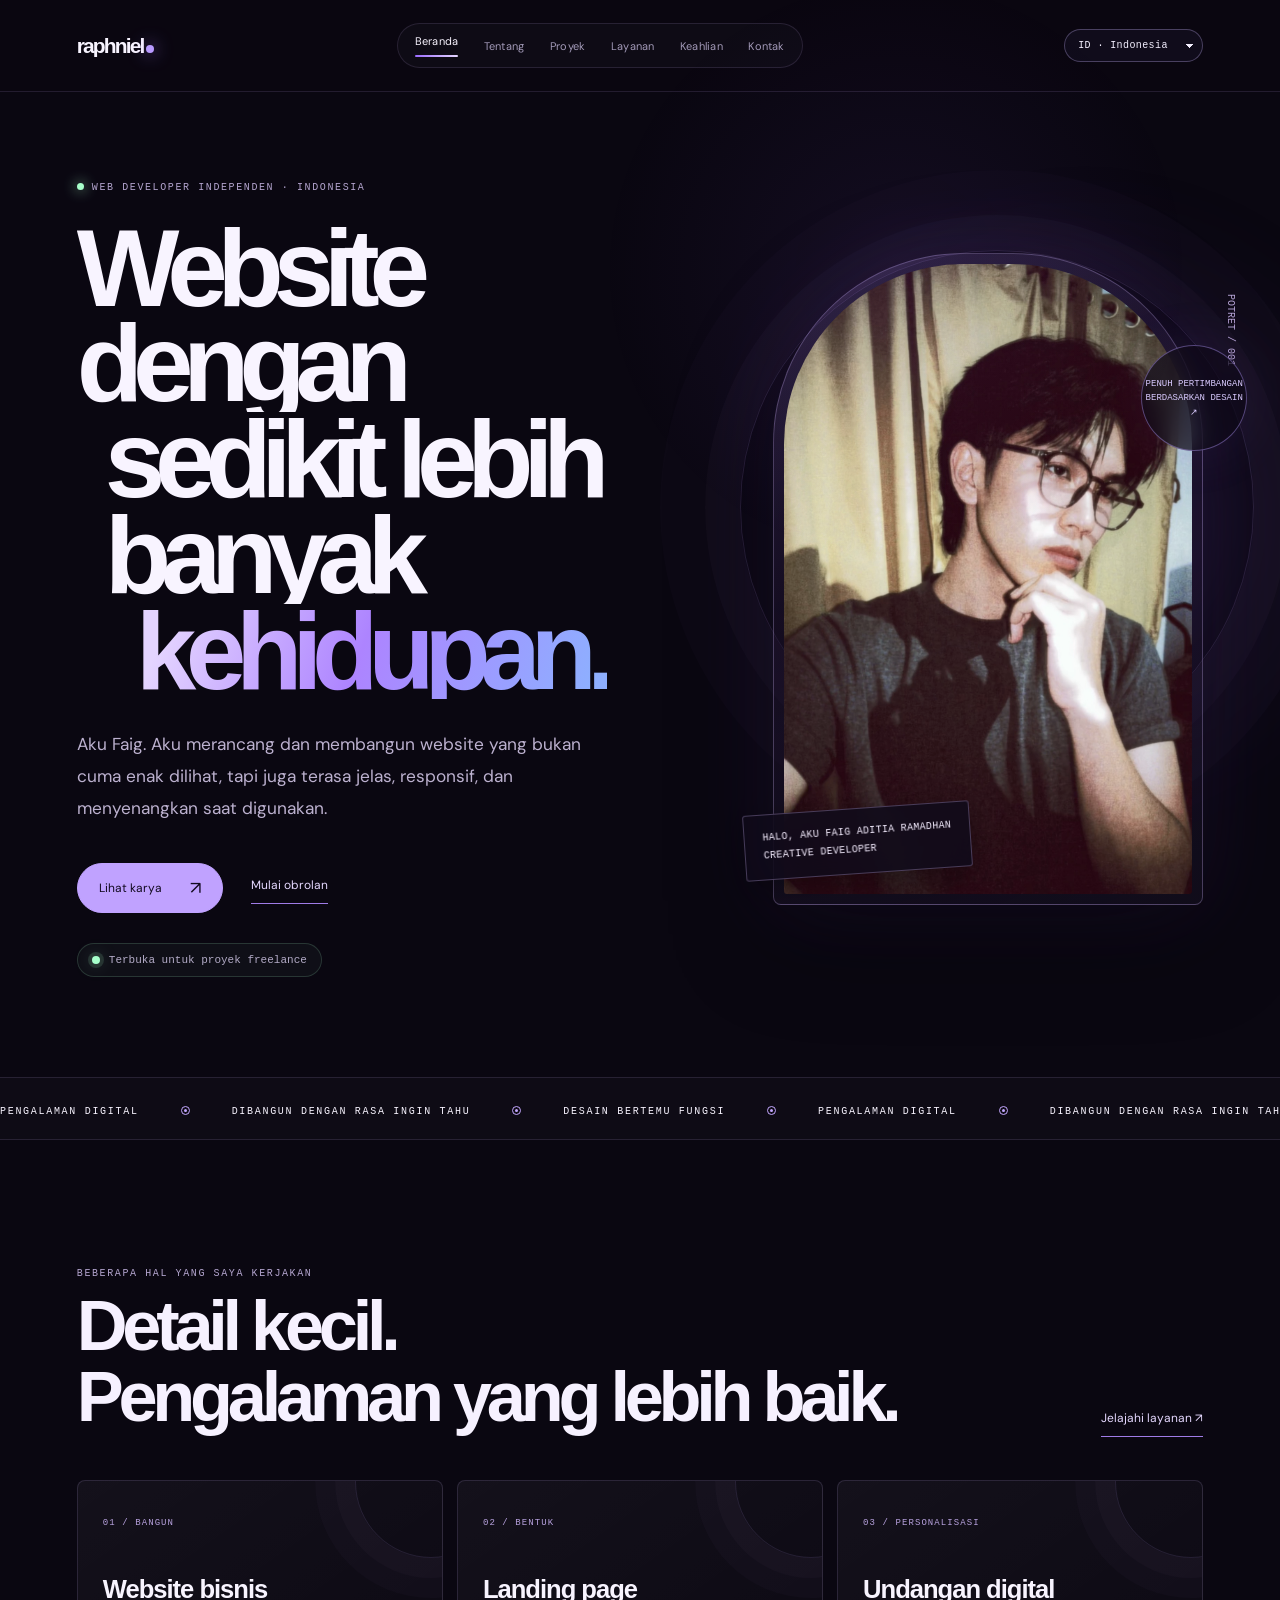
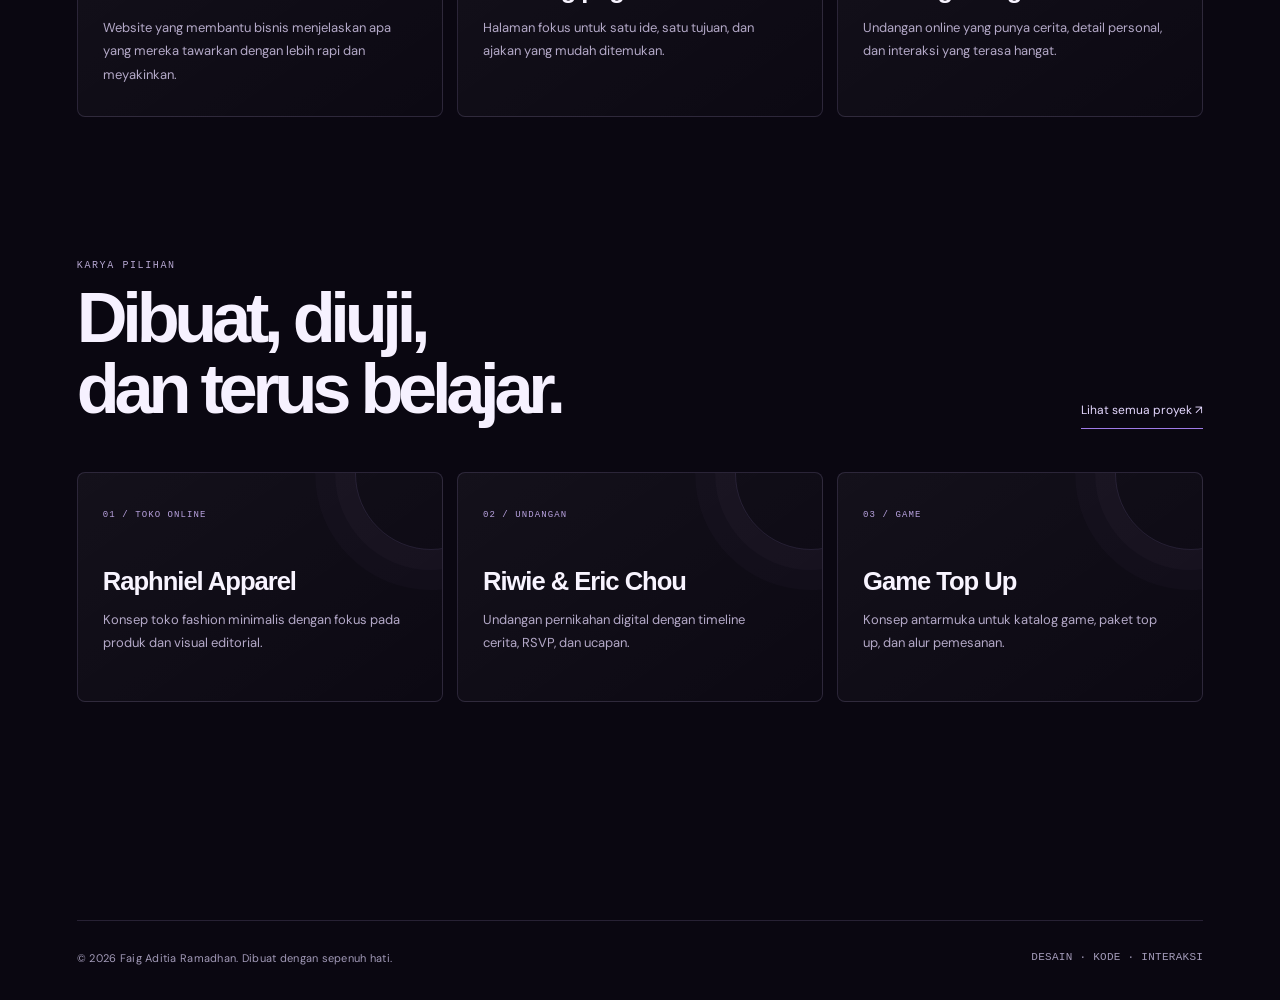
<file: living-interface-raphniel-logo-icons/living-interface/index.html>
<!doctype html><html lang="id"><head><meta charset="utf-8"><meta name="viewport" content="width=device-width, initial-scale=1"><meta name="theme-color" content="#f2f0e9"><meta name="description" content="Faig Aditia Ramadhan — independent web developer crafting thoughtful digital experiences."><title>Home — Raphniel</title><link rel="stylesheet" href="style.css"></head><body><div class="page-shell page-enter"><header class="site-header"><a class="brand" href="index.html" data-transition>raphniel<span></span></a><nav class="nav" aria-label="Main navigation"><a href="index.html" data-transition>Home</a><a href="about.html" data-transition>About</a><a href="projects.html" data-transition>Projects</a><a href="services.html" data-transition>Services</a><a href="skills.html" data-transition>Skills</a><a href="contact.html" data-transition>Contact</a></nav><label class="language-control"><span class="sr-only">Language</span><select class="language-select" aria-label="Select language"><option value="en">EN · English</option><option value="zh">中文 · 中文</option><option value="id">ID · Indonesia</option><option value="ja">日本語 · 日本語</option></select></label><button class="menu-toggle" aria-label="Open navigation" aria-expanded="false"><span class="menu-lines" aria-hidden="true"><i></i><i></i><i></i></span></button></header><main><section class="home-hero"><div class="hero-copy"><div class="eyebrow"><span class="dot"></span>Independent Web Developer · Indonesia</div><h1 class="display"><span class="line">Websites with</span><span class="line">a little more</span><span class="line"><em>life.</em></span></h1><p class="lead">Aku Faig. Aku merancang dan membangun website yang bukan cuma enak dilihat, tapi juga terasa jelas, responsif, dan menyenangkan saat digunakan.</p><div class="hero-bottom"><a class="button" href="projects.html" data-transition>Lihat karya <span class="arrow">↗</span></a><a class="text-link" href="contact.html" data-transition>Mulai obrolan</a></div><div class="availability"><span>Terbuka untuk proyek freelance</span></div></div><div class="hero-photo-wrap reveal"><img class="hero-photo" src="assets/faig-profile.png" alt="Foto Faig Aditia Ramadhan memakai kacamata"><div class="photo-caption">FAIG ADITIA RAMADHAN<br>CREATIVE DEVELOPER</div><div class="photo-index">PORTRAIT / 001</div><div class="orbit-note">THOUGHTFUL<br>BY DESIGN<br>↗</div></div></section><div class="ticker"><div class="ticker-track"><span>Digital experiences</span><b class="ticker-mark" aria-hidden="true"></b><span>Built with curiosity</span><b class="ticker-mark" aria-hidden="true"></b><span>Design meets function</span><b class="ticker-mark" aria-hidden="true"></b><span>Digital experiences</span><b class="ticker-mark" aria-hidden="true"></b><span>Built with curiosity</span><b class="ticker-mark" aria-hidden="true"></b><span>Design meets function</span><b class="ticker-mark" aria-hidden="true"></b></div></div><section class="section"><div class="section-head reveal"><div><div class="eyebrow">A few things I do</div><h2 class="section-title">Small details.<br>Better experiences.</h2></div><a class="text-link" href="services.html" data-transition>Jelajahi layanan ↗</a></div><div class="mini-grid"><article class="mini-card reveal"><span class="mini-num">01 / BUILD</span><h3>Business websites</h3><p>Website yang membantu bisnis menjelaskan apa yang mereka tawarkan dengan lebih rapi dan meyakinkan.</p></article><article class="mini-card reveal"><span class="mini-num">02 / SHAPE</span><h3>Landing pages</h3><p>Halaman fokus untuk satu ide, satu tujuan, dan ajakan yang mudah ditemukan.</p></article><article class="mini-card reveal"><span class="mini-num">03 / PERSONALISE</span><h3>Digital invitations</h3><p>Undangan online yang punya cerita, detail personal, dan interaksi yang terasa hangat.</p></article></div></section><section class="section" style="padding-top:15px"><div class="section-head reveal"><div><div class="eyebrow">Selected work</div><h2 class="section-title">Made, tested,<br>and still learning.</h2></div><a class="text-link" href="projects.html" data-transition>Lihat semua proyek ↗</a></div><div class="mini-grid"><article class="mini-card reveal"><span class="mini-num">01 / E-COMMERCE</span><h3>Raphniel Apparel</h3><p>Konsep toko fashion minimalis dengan fokus pada produk dan visual editorial.</p></article><article class="mini-card reveal"><span class="mini-num">02 / INVITATION</span><h3>Riwie & Eric Chou</h3><p>Undangan pernikahan digital dengan timeline cerita, RSVP, dan ucapan.</p></article><article class="mini-card reveal"><span class="mini-num">03 / GAMING</span><h3>Game Top Up</h3><p>Konsep antarmuka untuk katalog game, paket top up, dan alur pemesanan.</p></article></div></section></main><footer class="site-footer"><span>© <span data-year></span> Faig Aditia Ramadhan. Made with intention.</span><span class="footer-right">DESIGN · CODE · INTERACTION</span></footer><div class="cursor-orb" aria-hidden="true"></div><button class="back-top" aria-label="Back to top">↑</button><script src="script.js"></script><script id="complete-language-layer">
(()=>{
const T={
'en':{'Konsep website fashion dengan gaya editorial minimalis, fokus pada presentasi produk dan pengalaman belanja.':'A fashion website concept with a minimalist editorial aesthetic, focused on product presentation and the shopping experience.','Konsep antarmuka layanan top up game, dirancang untuk membantu pengunjung menemukan game dan paket dengan cepat.':'A game top-up service interface designed to help visitors quickly find games and available packages.',
'Aku Faig. Aku merancang dan membangun website yang bukan cuma enak dilihat, tapi juga terasa jelas, responsif, dan menyenangkan saat digunakan.':'I’m Faig. I design and build websites that look thoughtful, feel clear, respond smoothly, and are enjoyable to use.',
'Lihat karya':'Explore my work','Mulai obrolan':'Start a conversation','Terbuka untuk proyek freelance':'Available for freelance projects','FAIG ADITIA RAMADHAN':'FAIG ADITIA RAMADHAN','CREATIVE DEVELOPER':'CREATIVE DEVELOPER','THOUGHTFUL':'THOUGHTFUL','BY DESIGN':'BY DESIGN','A few things I do':'A few things I do','Small details.':'Small details.','Better experiences.':'Better experiences.','Jelajahi layanan ↗':'Explore services ↗','Website yang membantu bisnis menjelaskan apa yang mereka tawarkan dengan lebih rapi dan meyakinkan.':'Websites that help businesses present what they offer clearly and confidently.','Halaman fokus untuk satu ide, satu tujuan, dan ajakan yang mudah ditemukan.':'Focused pages built around one idea, one goal, and a clear next step.','Undangan online yang punya cerita, detail personal, dan interaksi yang terasa hangat.':'Online invitations with a personal story, thoughtful details, and warm interactions.','Konsep toko fashion minimalis dengan fokus pada produk dan visual editorial.':'A minimalist fashion-store concept focused on products and editorial visuals.','Undangan pernikahan digital dengan timeline cerita, RSVP, dan ucapan.':'A digital wedding invitation with a story timeline, RSVP, and guest wishes.','Konsep antarmuka untuk katalog game, paket top up, dan alur pemesanan.':'An interface concept for a game catalogue, top-up packages, and ordering flow.','Lihat semua proyek ↗':'View all projects ↗','Made, tested,':'Made, tested,','and still learning.':'and still learning.','Independent Web Developer · Indonesia':'Independent Web Developer · Indonesia','Digital experiences':'Digital experiences','Built with curiosity':'Built with curiosity','Design meets function':'Design meets function',
'Aku percaya website yang bagus tidak harus berisik. Ia cukup punya tujuan yang jelas, detail yang dipikirkan, dan pengalaman yang terasa natural.':'I believe a good website does not need to be loud. It needs a clear purpose, considered details, and a natural experience.','Halo, aku Faig Aditia Ramadhan.':'Hello, I’m Faig Aditia Ramadhan.','Aku web developer independen dari Indonesia. Aku senang mengubah ide menjadi sesuatu yang bisa dibuka, dicoba, dan digunakan orang lain.':'I’m an independent web developer from Indonesia. I enjoy turning ideas into things people can open, explore, and use.','Fokusku ada di pengembangan website menggunakan HTML, CSS, dan JavaScript. Aku juga terus mengeksplorasi tools dan teknologi lain sambil mengerjakan proyek nyata—mulai dari website fashion sampai undangan digital.':'I focus on website development with HTML, CSS, and JavaScript. I also explore other tools and technologies through real projects, from fashion websites to digital invitations.','Bagiku, prosesnya bukan cuma menulis kode. Aku memperhatikan ritme layout, cara orang membaca halaman, bagaimana tampilan berubah di layar kecil, dan detail kecil yang membuat sebuah website terasa selesai.':'For me, it is about more than writing code. I pay attention to layout rhythm, how people read a page, how it adapts to small screens, and the details that make a website feel complete.','Fokus':'Focus','Web development & visual design':'Web development & visual design','Tools sehari-hari':'Everyday tools','Jenis proyek':'Project types','Website bisnis, portfolio, undangan digital':'Business websites, portfolios, digital invitations','Lokasi':'Location','Indonesia · Remote friendly':'Indonesia · Remote friendly','Kenalan lebih lanjut':'Get to know me','Kolaborasi yang baik dimulai dari komunikasi jelas, proses yang nyaman, dan perhatian pada detail di setiap proyek.':'Good collaboration starts with clear communication, a comfortable process, and attention to detail in every project.','Mulai ngobrol ↗':'Start a conversation ↗','/ 5.0 average rating':'/ 5.0 average rating','CLIENTS':'CLIENTS','TRUST':'TRUST','QUALITY':'QUALITY','CARE':'CARE','Good work':'Good work','builds trust.':'builds trust.','Happy clients':'Happy clients','Average star rating':'Average star rating','Attention to detail':'Attention to detail',
'Beberapa proyek dan konsep website yang aku bangun untuk mengeksplorasi desain, struktur, dan pengalaman pengguna. Setiap proyek punya kebutuhan dan karakternya sendiri.':'A selection of website projects and concepts exploring design, structure, and user experience. Each has its own needs and character.','Konsep website fashion dengan gaya editorial minimalis, fokus pada presentasi produk dan pengalaman belanja.':'A fashion website concept with a minimalist editorial style, focused on product presentation and shopping experience.','Undangan pernikahan digital dengan cerita perjalanan pasangan, RSVP, dan bagian ucapan untuk tamu.':'A digital wedding invitation featuring the couple’s story, RSVP, and guest wishes.','Konsep antarmuka layanan top up game, dirancang untuk membantu pengunjung menemukan game dan paket dengan cepat.':'A game top-up service interface concept designed to help visitors find games and packages quickly.','Something':'Something','new starts here.':'new starts here.','Punya kebutuhan website yang belum ada di sini? Kita bisa bikin arah visual dan fitur yang sesuai kebutuhanmu.':'Have a website need you do not see here? We can shape the visuals and features around your goals.','Bahas proyek ↗':'Discuss a project ↗',
'Teknologi yang kupakai berkembang seiring proyek dan proses belajar. Ini gambaran area yang sedang kugunakan dan pelajari—bukan daftar yang berhenti di sini.':'The technologies I use evolve with each project and learning step. This is a snapshot of what I use and explore—not a final list.','Menyusun struktur halaman, layout responsif, komponen interaktif, dan detail animasi yang tidak mengganggu penggunaan.':'Building page structure, responsive layouts, interactive components, and motion details that do not get in the way.','Mengeksplorasi logika program, integrasi API, pengelolaan versi, dan dasar pengembangan aplikasi web.':'Exploring program logic, API integration, version control, and the fundamentals of web application development.','Mengeksplorasi arah visual, merapikan aset, menguji layout, dan menjaga desain tetap konsisten dari awal sampai akhir.':'Exploring visual direction, preparing assets, testing layouts, and keeping the design consistent from start to finish.','Tools membantu mempercepat proses, tetapi keputusan tetap perlu dibuat dengan konteks: siapa pengguna, apa tujuan halaman, dan apa yang benar-benar perlu ada.':'Tools can speed up the process, but decisions still need context: who is using the page, what it should achieve, and what genuinely belongs there.','Lihat penerapannya di proyek ↗':'See it in the projects ↗',
'Aku membantu merapikan ide dan menerjemahkannya menjadi website yang mudah dipahami, nyaman digunakan, dan sesuai karakter brand atau acara.':'I help shape ideas into websites that are easy to understand, comfortable to use, and true to a brand or event.','Untuk memperkenalkan bisnis, menjelaskan layanan, menampilkan portofolio, dan membuat informasi kontak mudah ditemukan.':'Introduce a business, explain its services, showcase work, and make contact information easy to find.','Halaman promosi yang fokus pada satu tujuan, dengan struktur konten jelas dan tombol tindakan yang tidak membingungkan.':'A focused promotional page with clear content and an easy-to-understand call to action.','Undangan online personal dengan informasi acara, cerita, galeri, RSVP, dan elemen interaktif sesuai kebutuhan.':'Personal online invitations with event details, stories, galleries, RSVP, and useful interactions.','Punya ide yang lebih spesifik? Kita bisa mulai dari kebutuhan utama, lalu menentukan struktur dan fitur yang realistis.':'Have a more specific idea? We can start with the core need, then define a realistic structure and feature set.','Memahami tujuan, siapa yang akan memakai website, dan informasi apa yang paling penting.':'Understand the goal, who will use the website, and which information matters most.','Menyusun struktur, tampilan, dan interaksi sambil menjaga pengalaman mobile tetap nyaman.':'Shape the structure, visuals, and interactions while keeping the mobile experience comfortable.','Mengecek detail, memperbaiki bagian yang kurang pas, dan menyiapkan website untuk dipublikasikan.':'Check the details, refine what needs improvement, and prepare the website for launch.',
'Punya ide website, butuh bantuan untuk proyek, atau sekadar mau tanya dulu? Kirim pesan. Kita mulai dari obrolan sederhana.':'Have a website idea, need help with a project, or just want to ask a question? Send a message and we can start with a simple conversation.','Saat ini terbuka untuk diskusi proyek':'Currently open to project discussions','Kalau menghubungi lewat email atau WhatsApp, boleh sertakan gambaran singkat proyek, target waktu, dan referensi yang kamu suka. Tidak perlu sudah punya semuanya—kita bisa susun bersama.':'When contacting me by email or WhatsApp, feel free to include a short project overview, timeline, and references you like. You do not need to have everything figured out—we can work it out together.',
'Web development & visual design':'Web development & visual design','A clear process,':'A clear process,','without the fuss.':'without the fuss.','Tools are useful.':'Tools are useful.','Curiosity matters.':'Curiosity matters.','Building the interface':'Building the interface','Making things work':'Making things work','Thinking visually':'Thinking visually','Keep it human':'Keep it human','From first idea':'From first idea','online.':'online.','Have an idea?':'Have an idea?','Let’s make it real.':'Let’s make it real.','Good work':'Good work','starts with':'starts with','a conversation.':'a conversation.','CLIENT EXPERIENCE':'CLIENT EXPERIENCE','20 clients.':'20 clients.','One standard: quality.':'One standard: quality.'},
'zh':{'Konsep website fashion dengan gaya editorial minimalis, fokus pada presentasi produk dan pengalaman belanja.':'极简编辑风格的时尚网站概念，注重产品展示与购物体验。','Konsep antarmuka layanan top up game, dirancang untuk membantu pengunjung menemukan game dan paket dengan cepat.':'游戏充值服务的界面概念，旨在帮助访客快速找到游戏和充值套餐。',
'Home':'首页','About':'关于我','Projects':'项目','Services':'服务','Skills':'技能','Contact':'联系','Language':'语言','Independent Web Developer · Indonesia':'独立网页开发者 · 印度尼西亚','Aku Faig. Aku merancang dan membangun website yang bukan cuma enak dilihat, tapi juga terasa jelas, responsif, dan menyenangkan saat digunakan.':'我是 Faig。我设计并制作网站，让它不仅美观，也清晰、响应迅速且易于使用。','Lihat karya':'查看作品','Mulai obrolan':'开始交流','Terbuka untuk proyek freelance':'接受自由职业项目','CREATIVE DEVELOPER':'创意开发者','A few things I do':'我提供的一些服务','Small details.':'关注细节，','Better experiences.':'创造更好的体验。','Jelajahi layanan ↗':'浏览服务 ↗','Business websites':'商业网站','Landing pages':'着陆页','Digital invitations':'电子请柬','Website yang membantu bisnis menjelaskan apa yang mereka tawarkan dengan lebih rapi dan meyakinkan.':'帮助企业清晰、自信地展示业务与服务的网站。','Halaman fokus untuk satu ide, satu tujuan, dan ajakan yang mudah ditemukan.':'围绕一个想法、一个目标和明确行动设计的页面。','Undangan online yang punya cerita, detail personal, dan interaksi yang terasa hangat.':'具有个人故事、贴心细节和温暖互动的线上邀请函。','Selected work':'精选作品','Made, tested,':'制作、测试，','and still learning.':'持续学习。','Lihat semua proyek ↗':'查看全部项目 ↗','Konsep toko fashion minimalis dengan fokus pada produk dan visual editorial.':'极简时尚网店概念，注重产品展示与编辑式视觉。','Undangan pernikahan digital dengan timeline cerita, RSVP, dan ucapan.':'带有爱情故事时间线、回复确认和祝福留言的电子婚礼请柬。','Konsep antarmuka untuk katalog game, paket top up, dan alur pemesanan.':'游戏目录、充值套餐和下单流程的界面概念。','Aku percaya website yang bagus tidak harus berisik. Ia cukup punya tujuan yang jelas, detail yang dipikirkan, dan pengalaman yang terasa natural.':'我相信优秀的网站不必喧闹。它只需要明确的目标、经过推敲的细节和自然的使用体验。','Halo, aku Faig Aditia Ramadhan.':'你好，我是 Faig Aditia Ramadhan。','Aku web developer independen dari Indonesia. Aku senang mengubah ide menjadi sesuatu yang bisa dibuka, dicoba, dan digunakan orang lain.':'我是一名来自印度尼西亚的独立网页开发者，喜欢把想法变成可以打开、探索和使用的作品。','Fokus':'专注领域','Tools sehari-hari':'日常工具','Jenis proyek':'项目类型','Lokasi':'地点','Indonesia · Remote friendly':'印度尼西亚 · 支持远程','Kenalan lebih lanjut':'进一步了解 ↗','CLIENT EXPERIENCE':'客户体验','20 clients.':'20 位客户。','One standard: quality.':'始终坚持品质。','Kolaborasi yang baik dimulai dari komunikasi jelas, proses yang nyaman, dan perhatian pada detail di setiap proyek.':'良好的合作始于清晰沟通、舒适的流程，以及对每个项目细节的关注。','Mulai ngobrol ↗':'开始交流 ↗','Happy clients':'满意的客户','Average star rating':'平均星级评分','Attention to detail':'注重细节','Beberapa proyek dan konsep website yang aku bangun untuk mengeksplorasi desain, struktur, dan pengalaman pengguna. Setiap proyek punya kebutuhan dan karakternya sendiri.':'这里展示了一些探索设计、结构和用户体验的网站项目与概念。每个项目都有自己的需求和特点。','Konsep website fashion dengan gaya editorial minimalis, fokus pada presentasi produk dan pengalaman belanja.':'极简编辑风格的时尚网站概念，注重产品展示与购物体验。','Undangan pernikahan digital dengan cerita perjalanan pasangan, RSVP, dan bagian ucapan untuk tamu.':'包含新人故事、出席回复和宾客祝福的电子婚礼请柬。','Konsep antarmuka layanan top up game, dirancang untuk membantu pengunjung menemukan game dan paket dengan cepat.':'帮助访客快速找到游戏和充值套餐的游戏充值服务界面概念。','Something':'新的','new starts here.':'想法，从这里开始。','Punya kebutuhan website yang belum ada di sini? Kita bisa bikin arah visual dan fitur yang sesuai kebutuhanmu.':'没有找到你需要的网站类型？我们可以根据目标规划视觉风格和功能。','Bahas proyek ↗':'讨论项目 ↗','Teknologi yang kupakai berkembang seiring proyek dan proses belajar. Ini gambaran area yang sedang kugunakan dan pelajari—bukan daftar yang berhenti di sini.':'我使用的技术会随着项目和学习不断发展。这里展示的是目前使用和探索的方向，并非最终清单。','Menyusun struktur halaman, layout responsif, komponen interaktif, dan detail animasi yang tidak mengganggu penggunaan.':'构建页面结构、响应式布局、交互组件和不影响使用体验的动画细节。','Mengeksplorasi logika program, integrasi API, pengelolaan versi, dan dasar pengembangan aplikasi web.':'探索程序逻辑、API 集成、版本管理和网页应用开发基础。','Mengeksplorasi arah visual, merapikan aset, menguji layout, dan menjaga desain tetap konsisten dari awal sampai akhir.':'探索视觉方向、整理素材、测试布局，并保持设计前后一致。','Tools membantu mempercepat proses, tetapi keputusan tetap perlu dibuat dengan konteks: siapa pengguna, apa tujuan halaman, dan apa yang benar-benar perlu ada.':'工具可以加快流程，但决策仍需考虑使用者、页面目标以及真正必要的内容。','Lihat penerapannya di proyek ↗':'查看项目中的应用 ↗','Aku membantu merapikan ide dan menerjemahkannya menjadi website yang mudah dipahami, nyaman digunakan, dan sesuai karakter brand atau acara.':'我帮助梳理想法，并将其转化为易理解、易使用且符合品牌或活动风格的网站。','Untuk memperkenalkan bisnis, menjelaskan layanan, menampilkan portofolio, dan membuat informasi kontak mudah ditemukan.':'介绍业务、说明服务、展示作品，并让联系信息一目了然。','Halaman promosi yang fokus pada satu tujuan, dengan struktur konten jelas dan tombol tindakan yang tidak membingungkan.':'目标明确、内容清晰、行动按钮直观的推广页面。','Undangan online personal dengan informasi acara, cerita, galeri, RSVP, dan elemen interaktif sesuai kebutuhan.':'包含活动信息、故事、相册、回复确认和互动元素的个性化电子请柬。','Punya ide yang lebih spesifik? Kita bisa mulai dari kebutuhan utama, lalu menentukan struktur dan fitur yang realistis.':'有更具体的想法吗？我们可以从核心需求出发，规划实际可行的结构和功能。','Memahami tujuan, siapa yang akan memakai website, dan informasi apa yang paling penting.':'了解目标、使用者，以及最重要的信息。','Menyusun struktur, tampilan, dan interaksi sambil menjaga pengalaman mobile tetap nyaman.':'规划结构、视觉和交互，同时确保移动端体验舒适。','Mengecek detail, memperbaiki bagian yang kurang pas, dan menyiapkan website untuk dipublikasikan.':'检查细节、改进不足，并准备发布网站。','Punya ide website, butuh bantuan untuk proyek, atau sekadar mau tanya dulu? Kirim pesan. Kita mulai dari obrolan sederhana.':'有网站想法、需要项目协助，或只是想先问问？欢迎发消息，我们可以从简单交流开始。','Saat ini terbuka untuk diskusi proyek':'目前欢迎讨论项目','Kalau menghubungi lewat email atau WhatsApp, boleh sertakan gambaran singkat proyek, target waktu, dan referensi yang kamu suka. Tidak perlu sudah punya semuanya—kita bisa susun bersama.':'通过电子邮件或 WhatsApp 联系时，可以附上简短的项目介绍、时间安排和喜欢的参考案例。不必事先准备齐全，我们可以一起梳理。'},
'id':{},
'ja':{'Konsep website fashion dengan gaya editorial minimalis, fokus pada presentasi produk dan pengalaman belanja.':'ミニマルなエディトリアルスタイルを採用し、商品紹介とショッピング体験を重視したファッションサイトのコンセプト。','Konsep antarmuka layanan top up game, dirancang untuk membantu pengunjung menemukan game dan paket dengan cepat.':'ゲームタイトルやチャージプランをすばやく見つけられるように設計された、ゲームチャージサービスのインターフェースコンセプト。','Home':'ホーム','About':'プロフィール','Projects':'制作実績','Services':'サービス','Skills':'スキル','Contact':'連絡先','Language':'言語','Independent Web Developer · Indonesia':'インドネシアの独立系ウェブ開発者','Aku Faig. Aku merancang dan membangun website yang bukan cuma enak dilihat, tapi juga terasa jelas, responsif, dan menyenangkan saat digunakan.':'Faigです。見た目だけでなく、分かりやすく、素早く反応し、快適に使えるウェブサイトを設計・制作しています。','Lihat karya':'制作実績を見る','Mulai obrolan':'相談を始める','Terbuka untuk proyek freelance':'フリーランス案件を受付中','CREATIVE DEVELOPER':'クリエイティブ開発者','A few things I do':'取り組んでいること','Small details.':'小さな工夫が、','Better experiences.':'より良い体験を生む。','Jelajahi layanan ↗':'サービスを見る ↗','Business websites':'ビジネスサイト','Landing pages':'ランディングページ','Digital invitations':'デジタル招待状','Website yang membantu bisnis menjelaskan apa yang mereka tawarkan dengan lebih rapi dan meyakinkan.':'事業やサービスを明確かつ自信を持って伝えるウェブサイト。','Halaman fokus untuk satu ide, satu tujuan, dan ajakan yang mudah ditemukan.':'一つのアイデアと目標、分かりやすい行動導線に集中したページ。','Undangan online yang punya cerita, detail personal, dan interaksi yang terasa hangat.':'個人的なストーリーと心地よい操作を備えたオンライン招待状。','Selected work':'制作実績','Made, tested,':'制作し、試し、','and still learning.':'学び続ける。','Lihat semua proyek ↗':'制作実績一覧 ↗','Konsep toko fashion minimalis dengan fokus pada produk dan visual editorial.':'商品とエディトリアルなビジュアルを重視したミニマルなファッションサイトの構想。','Undangan pernikahan digital dengan timeline cerita, RSVP, dan ucapan.':'ストーリーのタイムライン、出欠確認、メッセージ機能を備えたデジタル結婚式招待状。','Konsep antarmuka untuk katalog game, paket top up, dan alur pemesanan.':'ゲーム一覧、チャージプラン、注文フローのインターフェース構想。','Aku percaya website yang bagus tidak harus berisik. Ia cukup punya tujuan yang jelas, detail yang dipikirkan, dan pengalaman yang terasa natural.':'良いウェブサイトは派手である必要はありません。明確な目的、考え抜かれた細部、自然な使い心地が大切です。','Halo, aku Faig Aditia Ramadhan.':'こんにちは、Faig Aditia Ramadhanです。','Aku web developer independen dari Indonesia. Aku senang mengubah ide menjadi sesuatu yang bisa dibuka, dicoba, dan digunakan orang lain.':'インドネシアを拠点とするフリーランスのウェブ開発者です。アイデアを人が実際に開いて試し、使えるものにすることが好きです。','Fokus':'得意分野','Tools sehari-hari':'普段使うツール','Jenis proyek':'プロジェクトの種類','Lokasi':'所在地','Indonesia · Remote friendly':'インドネシア · リモート対応','Kenalan lebih lanjut':'詳しく知る ↗','CLIENT EXPERIENCE':'クライアント体験','20 clients.':'20人のクライアント。','One standard: quality.':'基準は品質。','Kolaborasi yang baik dimulai dari komunikasi jelas, proses yang nyaman, dan perhatian pada detail di setiap proyek.':'良い協業は、明確なコミュニケーション、心地よい進行、細部への配慮から始まります。','Mulai ngobrol ↗':'相談を始める ↗','Happy clients':'満足したクライアント','Average star rating':'平均評価','Attention to detail':'細部へのこだわり','Beberapa proyek dan konsep website yang aku bangun untuk mengeksplorasi desain, struktur, dan pengalaman pengguna. Setiap proyek punya kebutuhan dan karakternya sendiri.':'デザイン、構成、ユーザー体験を探るウェブサイトのプロジェクトと構想を紹介します。それぞれに異なる目的と個性があります。','Punya kebutuhan website yang belum ada di sini? Kita bisa bikin arah visual dan fitur yang sesuai kebutuhanmu.':'ここにないウェブサイトのご要望も、目的に合わせてビジュアルや機能を一緒に考えられます。','Bahas proyek ↗':'プロジェクトを相談 ↗','Teknologi yang kupakai berkembang seiring proyek dan proses belajar. Ini gambaran area yang sedang kugunakan dan pelajari—bukan daftar yang berhenti di sini.':'使用する技術はプロジェクトや学習とともに変化します。ここでは現在使っているもの、学んでいるものを紹介します。','Tools membantu mempercepat proses, tetapi keputusan tetap perlu dibuat dengan konteks: siapa pengguna, apa tujuan halaman, dan apa yang benar-benar perlu ada.':'ツールは作業を速めますが、誰が使うのか、ページの目的は何か、本当に必要な要素は何かを考えて判断することが大切です。','Lihat penerapannya di proyek ↗':'制作例を見る ↗','Aku membantu merapikan ide dan menerjemahkannya menjadi website yang mudah dipahami, nyaman digunakan, dan sesuai karakter brand atau acara.':'アイデアを整理し、分かりやすく使いやすい、ブランドやイベントに合ったウェブサイトへと形にします。','Punya ide website, butuh bantuan untuk proyek, atau sekadar mau tanya dulu? Kirim pesan. Kita mulai dari obrolan sederhana.':'ウェブサイトのアイデアやプロジェクトの相談、ちょっとした質問でも歓迎です。まずは気軽にメッセージしてください。','Saat ini terbuka untuk diskusi proyek':'現在、プロジェクトのご相談を受付中','Kalau menghubungi lewat email atau WhatsApp, boleh sertakan gambaran singkat proyek, target waktu, dan referensi yang kamu suka. Tidak perlu sudah punya semuanya—kita bisa susun bersama.':'メールやWhatsAppで連絡する際は、プロジェクト概要、希望時期、参考資料を添えてください。すべて決まっていなくても、一緒に整理できます。'}
};
// Indonesian is the source language; translations fall back to the original only when no phrase is listed.

Object.assign(T.en, {"Home": "Home", "About": "About", "Projects": "Projects", "Services": "Services", "Skills": "Skills", "Contact": "Contact", "Language": "Language", "05 / Let's connect": "05 / Let's connect", "Have an idea?": "Have an idea?", "Let's make it real.": "Let's make it real.", "Good work": "Good work", "starts with": "starts with", "a conversation.": "a conversation.", "WHATSAPP": "WHATSAPP", "INSTAGRAM": "INSTAGRAM", "EMAIL": "EMAIL", "01 / About me": "01 / About me", "Curious by nature.": "Curious by nature.", "Built by making.": "Built by making.", "CLIENT EXPERIENCE": "CLIENT EXPERIENCE", "20 clients.": "20 clients.", "One standard: quality.": "One standard: quality.", "★": "★", "0.0": "0.0", "/ 5.0 average rating": "/ 5.0 average rating", "0": "0", "CLIENTS": "CLIENTS", "TRUST": "TRUST", "4.8 ★": "4.8 ★", "QUALITY": "QUALITY", "CARE": "CARE", "Happy clients": "Happy clients", "Average star rating": "Average star rating", "Attention to detail": "Attention to detail", "02 / Selected work": "02 / Selected work", "Ideas made": "Ideas made", "visible.": "visible.", "PROJECT / 001": "PROJECT / 001", "E-COMMERCE": "E-COMMERCE", "PROJECT / 002": "PROJECT / 002", "DIGITAL INVITATION": "DIGITAL INVITATION", "PROJECT / 003": "PROJECT / 003", "GAMING / WEB": "GAMING / WEB", "NEXT / YOUR IDEA": "NEXT / YOUR IDEA", "Something": "Something", "new starts here.": "new starts here.", "04 / Tools & technology": "04 / Tools & technology", "Tools are useful.": "Tools are useful.", "Curiosity matters.": "Curiosity matters.", "01 / Frontend": "01 / Frontend", "Building the interface": "Building the interface", "02 / Backend & logic": "02 / Backend & logic", "Making things work": "Making things work", "03 / Design tools": "03 / Design tools", "Thinking visually": "Thinking visually", "04 / Working principle": "04 / Working principle", "Keep it human": "Keep it human", "03 / What I do": "03 / What I do", "From first idea": "From first idea", "to": "to", "online.": "online.", "Business website": "Business website", "Landing page": "Landing page", "Digital invitation": "Digital invitation", "Custom web concept": "Custom web concept", "How I approach a project": "How I approach a project", "A clear process,": "A clear process,", "without the fuss.": "without the fuss.", "STEP 01": "STEP 01", "Listen & map": "Listen & map", "STEP 02": "STEP 02", "Design & build": "Design & build", "STEP 03": "STEP 03", "Review & refine": "Review & refine", "Independent Web Developer · Indonesia": "Independent Web Developer · Indonesia", "Websites with": "Websites with", "a little more": "a little more", "life.": "life.", "↗": "↗", "PORTRAIT / 001": "PORTRAIT / 001", "THOUGHTFUL": "THOUGHTFUL", "BY DESIGN": "BY DESIGN", "Digital experiences": "Digital experiences", "Built with curiosity": "Built with curiosity", "Design meets function": "Design meets function", "A few things I do": "A few things I do", "Small details.": "Small details.", "Better experiences.": "Better experiences.", "01 / BUILD": "01 / BUILD", "Business websites": "Business websites", "02 / SHAPE": "02 / SHAPE", "Landing pages": "Landing pages", "03 / PERSONALISE": "03 / PERSONALISE", "Digital invitations": "Digital invitations", "Selected work": "Selected work", "Made, tested,": "Made, tested,", "and still learning.": "and still learning.", "01 / E-COMMERCE": "01 / E-COMMERCE", "02 / INVITATION": "02 / INVITATION", "03 / GAMING": "03 / GAMING", "Game Top Up": "Game Top Up", "©": "©", "Faig Aditia Ramadhan. Made with intention.": "Faig Aditia Ramadhan. Made with intention.", "DESIGN · CODE · INTERACTION": "DESIGN · CODE · INTERACTION", "Back to top": "Back to top", "Open navigation": "Open navigation", "Select language": "Select language", "Punya ide website, butuh bantuan untuk proyek, atau sekadar mau tanya dulu? Kirim pesan. Kita mulai dari obrolan sederhana.": "Have a website idea, need help with a project, or just want to ask a question? Send a message. Let’s start with a simple conversation.", "Saat ini terbuka untuk diskusi proyek": "Currently open to discussing projects", "Kalau menghubungi lewat email atau WhatsApp, boleh sertakan gambaran singkat proyek, target waktu, dan referensi yang kamu suka. Tidak perlu sudah punya semuanya—kita bisa susun bersama.": "When contacting me by email or WhatsApp, feel free to include a short project overview, timeline, and references you like. You don’t need to have everything figured out—we can work it out together.", "Aku percaya website yang bagus tidak harus berisik. Ia cukup punya tujuan yang jelas, detail yang dipikirkan, dan pengalaman yang terasa natural.": "I believe a good website doesn’t need to be loud. It needs a clear purpose, thoughtful details, and a natural experience.", "Halo, aku Faig Aditia Ramadhan.": "Hello, I’m Faig Aditia Ramadhan.", "Aku web developer independen dari Indonesia. Aku senang mengubah ide menjadi sesuatu yang bisa dibuka, dicoba, dan digunakan orang lain.": "I’m an independent web developer from Indonesia. I enjoy turning ideas into things people can open, explore, and use.", "Fokusku ada di pengembangan website menggunakan HTML, CSS, dan JavaScript. Aku juga terus mengeksplorasi tools dan teknologi lain sambil mengerjakan proyek nyata—mulai dari website fashion sampai undangan digital.": "I focus on website development using HTML, CSS, and JavaScript. I also explore other tools and technologies while building real projects—from fashion websites to digital invitations.", "Bagiku, prosesnya bukan cuma menulis kode. Aku memperhatikan ritme layout, cara orang membaca halaman, bagaimana tampilan berubah di layar kecil, dan detail kecil yang membuat sebuah website terasa selesai.": "For me, it’s about more than writing code. I pay attention to layout rhythm, how people read a page, how it adapts to smaller screens, and the small details that make a website feel complete.", "Fokus": "Focus", "Web development & visual design": "Web development & visual design", "Tools sehari-hari": "Everyday tools", "Jenis proyek": "Project types", "Website bisnis, portfolio, undangan digital": "Business websites, portfolios, digital invitations", "Lokasi": "Location", "Indonesia · Remote friendly": "Indonesia · Remote friendly", "Kenalan lebih lanjut": "Get to know me", "Kolaborasi yang baik dimulai dari komunikasi jelas, proses yang nyaman, dan perhatian pada detail di setiap proyek.": "Good collaboration starts with clear communication, a comfortable process, and attention to detail in every project.", "Mulai ngobrol ↗": "Start a conversation ↗", "Beberapa proyek dan konsep website yang aku bangun untuk mengeksplorasi desain, struktur, dan pengalaman pengguna. Setiap proyek punya kebutuhan dan karakternya sendiri.": "A selection of website projects and concepts exploring design, structure, and user experience. Each has its own needs and character.", "Konsep website fashion dengan gaya editorial minimalis, fokus pada presentasi produk dan pengalaman belanja.": "A fashion website concept with a minimalist editorial style, focused on product presentation and shopping experience.", "Undangan pernikahan digital dengan cerita perjalanan pasangan, RSVP, dan bagian ucapan untuk tamu.": "A digital wedding invitation featuring the couple’s story, RSVP, and a guest-wishes section.", "Konsep antarmuka layanan top up game, dirancang untuk membantu pengunjung menemukan game dan paket dengan cepat.": "A game top-up service interface concept designed to help visitors find games and packages quickly.", "Punya kebutuhan website yang belum ada di sini? Kita bisa bikin arah visual dan fitur yang sesuai kebutuhanmu.": "Need a website that isn’t shown here? We can shape the visuals and features around your needs.", "Bahas proyek ↗": "Discuss a project ↗", "Teknologi yang kupakai berkembang seiring proyek dan proses belajar. Ini gambaran area yang sedang kugunakan dan pelajari—bukan daftar yang berhenti di sini.": "The technologies I use evolve with my projects and learning. This is a snapshot of what I use and study—not a final list.", "Menyusun struktur halaman, layout responsif, komponen interaktif, dan detail animasi yang tidak mengganggu penggunaan.": "Building page structure, responsive layouts, interactive components, and subtle animations that don’t get in the way.", "Mengeksplorasi logika program, integrasi API, pengelolaan versi, dan dasar pengembangan aplikasi web.": "Exploring program logic, API integration, version control, and the fundamentals of web application development.", "Mengeksplorasi arah visual, merapikan aset, menguji layout, dan menjaga desain tetap konsisten dari awal sampai akhir.": "Exploring visual direction, organizing assets, testing layouts, and keeping the design consistent from start to finish.", "Tools membantu mempercepat proses, tetapi keputusan tetap perlu dibuat dengan konteks: siapa pengguna, apa tujuan halaman, dan apa yang benar-benar perlu ada.": "Tools can speed up the process, but decisions still need context: who the users are, what the page should achieve, and what truly needs to be there.", "Lihat penerapannya di proyek ↗": "See it applied in projects ↗", "Aku membantu merapikan ide dan menerjemahkannya menjadi website yang mudah dipahami, nyaman digunakan, dan sesuai karakter brand atau acara.": "I help shape ideas into websites that are easy to understand, comfortable to use, and suited to a brand or event.", "Untuk memperkenalkan bisnis, menjelaskan layanan, menampilkan portofolio, dan membuat informasi kontak mudah ditemukan.": "For introducing a business, explaining services, showcasing a portfolio, and making contact details easy to find.", "Halaman promosi yang fokus pada satu tujuan, dengan struktur konten jelas dan tombol tindakan yang tidak membingungkan.": "A promotional page focused on one goal, with clear content structure and straightforward calls to action.", "Undangan online personal dengan informasi acara, cerita, galeri, RSVP, dan elemen interaktif sesuai kebutuhan.": "A personal online invitation with event details, a story, gallery, RSVP, and interactive elements tailored to the occasion.", "Punya ide yang lebih spesifik? Kita bisa mulai dari kebutuhan utama, lalu menentukan struktur dan fitur yang realistis.": "Have a more specific idea? We can start with the core needs, then define a realistic structure and feature set.", "Memahami tujuan, siapa yang akan memakai website, dan informasi apa yang paling penting.": "Understanding the goal, who will use the website, and which information matters most.", "Menyusun struktur, tampilan, dan interaksi sambil menjaga pengalaman mobile tetap nyaman.": "Planning the structure, visuals, and interactions while keeping the mobile experience comfortable.", "Mengecek detail, memperbaiki bagian yang kurang pas, dan menyiapkan website untuk dipublikasikan.": "Checking details, refining what needs improvement, and preparing the website for publication."});
Object.assign(T.id, {"Home": "Beranda", "About": "Tentang", "Projects": "Proyek", "Services": "Layanan", "Skills": "Keahlian", "Contact": "Kontak", "Language": "Bahasa", "05 / Let's connect": "05 / Mari terhubung", "Have an idea?": "Punya ide?", "Let's make it real.": "Mari wujudkan.", "Good work": "Karya yang baik", "starts with": "dimulai dari", "a conversation.": "sebuah percakapan.", "WHATSAPP": "WHATSAPP", "INSTAGRAM": "INSTAGRAM", "EMAIL": "EMAIL", "01 / About me": "01 / Tentang saya", "Curious by nature.": "Selalu ingin tahu.", "Built by making.": "Berkembang lewat berkarya.", "CLIENT EXPERIENCE": "PENGALAMAN KLIEN", "20 clients.": "20 klien.", "One standard: quality.": "Satu standar: kualitas.", "/ 5.0 average rating": "/ 5.0 rata-rata penilaian", "CLIENTS": "KLIEN", "TRUST": "KEPERCAYAAN", "QUALITY": "KUALITAS", "CARE": "PERHATIAN", "Happy clients": "Klien puas", "Average star rating": "Rata-rata penilaian bintang", "Attention to detail": "Perhatian pada detail", "02 / Selected work": "02 / Karya pilihan", "Ideas made": "Ide yang menjadi", "visible.": "nyata.", "PROJECT / 001": "PROYEK / 001", "E-COMMERCE": "TOKO ONLINE", "PROJECT / 002": "PROYEK / 002", "DIGITAL INVITATION": "UNDANGAN DIGITAL", "PROJECT / 003": "PROYEK / 003", "GAMING / WEB": "GAME / WEB", "NEXT / YOUR IDEA": "BERIKUTNYA / IDEMU", "Something": "Sesuatu yang", "new starts here.": "baru dimulai di sini.", "04 / Tools & technology": "04 / Alat & teknologi", "Tools are useful.": "Alat itu berguna.", "Curiosity matters.": "Rasa ingin tahu itu penting.", "01 / Frontend": "01 / Frontend", "Building the interface": "Membangun antarmuka", "02 / Backend & logic": "02 / Backend & logika", "Making things work": "Membuat semuanya berfungsi", "03 / Design tools": "03 / Alat desain", "Thinking visually": "Berpikir secara visual", "04 / Working principle": "04 / Prinsip kerja", "Keep it human": "Tetap berorientasi pada manusia", "03 / What I do": "03 / Layanan saya", "From first idea": "Dari ide pertama", "to": "hingga", "online.": "tayang online.", "Business website": "Website bisnis", "Landing page": "Landing page", "Digital invitation": "Undangan digital", "Custom web concept": "Konsep website khusus", "How I approach a project": "Cara saya mengerjakan proyek", "A clear process,": "Proses yang jelas,", "without the fuss.": "tanpa ribet.", "STEP 01": "LANGKAH 01", "Listen & map": "Dengarkan & petakan", "STEP 02": "LANGKAH 02", "Design & build": "Rancang & bangun", "STEP 03": "LANGKAH 03", "Review & refine": "Tinjau & sempurnakan", "Independent Web Developer · Indonesia": "Web Developer Independen · Indonesia", "Websites with": "Website dengan", "a little more": "sedikit lebih banyak", "life.": "kehidupan.", "PORTRAIT / 001": "POTRET / 001", "THOUGHTFUL": "PENUH PERTIMBANGAN", "BY DESIGN": "BERDASARKAN DESAIN", "Digital experiences": "Pengalaman digital", "Built with curiosity": "Dibangun dengan rasa ingin tahu", "Design meets function": "Desain bertemu fungsi", "A few things I do": "Beberapa hal yang saya kerjakan", "Small details.": "Detail kecil.", "Better experiences.": "Pengalaman yang lebih baik.", "01 / BUILD": "01 / BANGUN", "Business websites": "Website bisnis", "02 / SHAPE": "02 / BENTUK", "Landing pages": "Landing page", "03 / PERSONALISE": "03 / PERSONALISASI", "Digital invitations": "Undangan digital", "Selected work": "Karya pilihan", "Made, tested,": "Dibuat, diuji,", "and still learning.": "dan terus belajar.", "01 / E-COMMERCE": "01 / TOKO ONLINE", "02 / INVITATION": "02 / UNDANGAN", "03 / GAMING": "03 / GAME", "Faig Aditia Ramadhan. Made with intention.": "Faig Aditia Ramadhan. Dibuat dengan sepenuh hati.", "DESIGN · CODE · INTERACTION": "DESAIN · KODE · INTERAKSI", "Back to top": "Kembali ke atas", "Open navigation": "Buka navigasi", "Select language": "Pilih bahasa"});
Object.assign(T.zh, {"05 / Let's connect": "05 / 联系我", "Have an idea?": "有想法吗？", "Let's make it real.": "让想法成为现实。", "Good work": "好的作品", "starts with": "始于", "a conversation.": "一次交流。", "01 / About me": "01 / 关于我", "Curious by nature.": "天生好奇。", "Built by making.": "在实践中成长。", "CLIENT EXPERIENCE": "客户体验", "20 clients.": "20 位客户。", "One standard: quality.": "唯一标准：品质。", "/ 5.0 average rating": "/ 5.0 平均评分", "CLIENTS": "客户", "TRUST": "信任", "QUALITY": "品质", "CARE": "用心", "Happy clients": "满意的客户", "Average star rating": "平均星级评分", "Attention to detail": "注重细节", "02 / Selected work": "02 / 精选作品", "Ideas made": "让创意变得", "visible.": "可见。", "PROJECT / 001": "项目 / 001", "E-COMMERCE": "电子商务", "PROJECT / 002": "项目 / 002", "DIGITAL INVITATION": "电子邀请函", "PROJECT / 003": "项目 / 003", "GAMING / WEB": "游戏 / 网站", "NEXT / YOUR IDEA": "下一步 / 你的想法", "Something": "新的", "new starts here.": "开始于此。", "04 / Tools & technology": "04 / 工具与技术", "Tools are useful.": "工具很有用。", "Curiosity matters.": "好奇心更重要。", "01 / Frontend": "01 / 前端", "Building the interface": "构建界面", "02 / Backend & logic": "02 / 后端与逻辑", "Making things work": "让功能运作起来", "03 / Design tools": "03 / 设计工具", "Thinking visually": "用视觉思考", "04 / Working principle": "04 / 工作原则", "Keep it human": "以人为本", "03 / What I do": "03 / 我提供的服务", "From first idea": "从最初的想法", "to": "到", "online.": "上线。", "Business website": "商业网站", "Landing page": "落地页", "Digital invitation": "电子邀请函", "Custom web concept": "定制网站方案", "How I approach a project": "我的项目流程", "A clear process,": "流程清晰，", "without the fuss.": "简单不繁琐。", "STEP 01": "步骤 01", "Listen & map": "沟通与规划", "STEP 02": "步骤 02", "Design & build": "设计与开发", "STEP 03": "步骤 03", "Review & refine": "检查与优化", "Independent Web Developer · Indonesia": "印度尼西亚独立网页开发者", "Websites with": "让网站多一点", "a little more": "不一样的", "life.": "生命力。", "PORTRAIT / 001": "肖像 / 001", "THOUGHTFUL": "用心设计", "BY DESIGN": "源于设计", "Digital experiences": "数字体验", "Built with curiosity": "以好奇心打造", "Design meets function": "设计与功能结合", "A few things I do": "我做的一些事", "Small details.": "关注细节。", "Better experiences.": "带来更好的体验。", "01 / BUILD": "01 / 构建", "Business websites": "商业网站", "02 / SHAPE": "02 / 塑造", "Landing pages": "落地页", "03 / PERSONALISE": "03 / 个性化", "Digital invitations": "电子邀请函", "Selected work": "精选作品", "Made, tested,": "制作、测试，", "and still learning.": "并持续学习。", "01 / E-COMMERCE": "01 / 电商", "02 / INVITATION": "02 / 邀请函", "03 / GAMING": "03 / 游戏", "Faig Aditia Ramadhan. Made with intention.": "Faig Aditia Ramadhan。用心打造。", "DESIGN · CODE · INTERACTION": "设计 · 代码 · 交互", "Back to top": "回到顶部", "Open navigation": "打开导航", "Select language": "选择语言"});
Object.assign(T.ja, {"05 / Let's connect": "05 / つながりましょう", "Have an idea?": "アイデアはありますか？", "Let's make it real.": "形にしましょう。", "Good work": "良い仕事は", "starts with": "ここから始まる", "a conversation.": "対話から。", "01 / About me": "01 / 私について", "Curious by nature.": "好奇心を大切に。", "Built by making.": "作りながら成長する。", "CLIENT EXPERIENCE": "クライアント体験", "20 clients.": "20人のクライアント。", "One standard: quality.": "基準は品質。", "/ 5.0 average rating": "/ 5.0 平均評価", "CLIENTS": "クライアント", "TRUST": "信頼", "QUALITY": "品質", "CARE": "丁寧さ", "Happy clients": "満足したクライアント", "Average star rating": "平均評価", "Attention to detail": "細部へのこだわり", "02 / Selected work": "02 / 制作実績", "Ideas made": "アイデアを", "visible.": "形にする。", "PROJECT / 001": "プロジェクト / 001", "E-COMMERCE": "ECサイト", "PROJECT / 002": "プロジェクト / 002", "DIGITAL INVITATION": "デジタル招待状", "PROJECT / 003": "プロジェクト / 003", "GAMING / WEB": "ゲーム / ウェブ", "NEXT / YOUR IDEA": "次はあなたのアイデア", "Something": "新しいことが", "new starts here.": "ここから始まる。", "04 / Tools & technology": "04 / ツールと技術", "Tools are useful.": "ツールは便利。", "Curiosity matters.": "好奇心が大切。", "01 / Frontend": "01 / フロントエンド", "Building the interface": "インターフェースを作る", "02 / Backend & logic": "02 / バックエンドとロジック", "Making things work": "機能を動かす", "03 / Design tools": "03 / デザインツール", "Thinking visually": "視覚的に考える", "04 / Working principle": "04 / 仕事の方針", "Keep it human": "人を中心に考える", "03 / What I do": "03 / サービス", "From first idea": "最初のアイデアから", "to": "そして", "online.": "公開まで。", "Business website": "ビジネスサイト", "Landing page": "ランディングページ", "Digital invitation": "デジタル招待状", "Custom web concept": "カスタムウェブ制作", "How I approach a project": "プロジェクトの進め方", "A clear process,": "明確なプロセスで、", "without the fuss.": "無駄なく進めます。", "STEP 01": "ステップ 01", "Listen & map": "ヒアリングと整理", "STEP 02": "ステップ 02", "Design & build": "設計と制作", "STEP 03": "ステップ 03", "Review & refine": "確認と改善", "Independent Web Developer · Indonesia": "インドネシアの独立系ウェブ開発者", "Websites with": "ウェブサイトに", "a little more": "もう少しの", "life.": "生命力を。", "PORTRAIT / 001": "ポートレート / 001", "THOUGHTFUL": "思慮深く", "BY DESIGN": "デザインする", "Digital experiences": "デジタル体験", "Built with curiosity": "好奇心から作る", "Design meets function": "デザインと機能の融合", "A few things I do": "取り組んでいること", "Small details.": "小さな工夫。", "Better experiences.": "より良い体験。", "01 / BUILD": "01 / 構築", "Business websites": "ビジネスサイト", "02 / SHAPE": "02 / 形にする", "Landing pages": "ランディングページ", "03 / PERSONALISE": "03 / パーソナライズ", "Digital invitations": "デジタル招待状", "Selected work": "制作実績", "Made, tested,": "制作し、試し、", "and still learning.": "学び続ける。", "01 / E-COMMERCE": "01 / ECサイト", "02 / INVITATION": "02 / 招待状", "03 / GAMING": "03 / ゲーム", "Faig Aditia Ramadhan. Made with intention.": "Faig Aditia Ramadhan。思いを込めて制作。", "DESIGN · CODE · INTERACTION": "デザイン · コード · インタラクション", "Back to top": "ページ上部へ", "Open navigation": "ナビゲーションを開く", "Select language": "言語を選択"});

// Additional complete translations for Indonesian source copy that was previously left mixed-language.
Object.assign(T.en, {"Undangan pernikahan digital dengan cerita perjalanan pasangan, RSVP, dan bagian ucapan untuk tamu.": "A digital wedding invitation featuring the couple’s story, RSVP, and a guest-wishes section.", "Untuk memperkenalkan bisnis, menjelaskan layanan, menampilkan portofolio, dan membuat informasi kontak mudah ditemukan.": "A website for introducing a business, explaining services, showcasing a portfolio, and making contact information easy to find.", "Halaman promosi yang fokus pada satu tujuan, dengan struktur konten jelas dan tombol tindakan yang tidak membingungkan.": "A promotional page focused on one goal, with clear content and straightforward calls to action.", "Undangan online personal dengan informasi acara, cerita, galeri, RSVP, dan elemen interaktif sesuai kebutuhan.": "A personal online invitation with event details, a story, gallery, RSVP, and interactive elements tailored to the occasion.", "Punya ide yang lebih spesifik? Kita bisa mulai dari kebutuhan utama, lalu menentukan struktur dan fitur yang realistis.": "Have a more specific idea? We can start with the core needs, then define a realistic structure and feature set.", "Memahami tujuan, siapa yang akan memakai website, dan informasi apa yang paling penting.": "Understanding the goal, who will use the website, and which information matters most.", "Menyusun struktur, tampilan, dan interaksi sambil menjaga pengalaman mobile tetap nyaman.": "Planning the structure, visuals, and interactions while keeping the mobile experience comfortable.", "Mengecek detail, memperbaiki bagian yang kurang pas, dan menyiapkan website untuk dipublikasikan.": "Checking details, refining what needs improvement, and preparing the website for publication.", "Menyusun struktur halaman, layout responsif, komponen interaktif, dan detail animasi yang tidak mengganggu penggunaan.": "Building page structure, responsive layouts, interactive components, and subtle animations that do not get in the way.", "Mengeksplorasi logika program, integrasi API, pengelolaan versi, dan dasar pengembangan aplikasi web.": "Exploring program logic, API integration, version control, and the fundamentals of web application development.", "Mengeksplorasi arah visual, merapikan aset, menguji layout, dan menjaga desain tetap konsisten dari awal sampai akhir.": "Exploring visual direction, organizing assets, testing layouts, and keeping the design consistent from start to finish."});
Object.assign(T.zh, {"Fokusku ada di pengembangan website menggunakan HTML, CSS, dan JavaScript. Aku juga terus mengeksplorasi tools dan teknologi lain sambil mengerjakan proyek nyata—mulai dari website fashion sampai undangan digital.": "我专注于使用 HTML、CSS 和 JavaScript 开发网站，也会在实际项目中持续探索其他工具与技术，项目涵盖时尚网站和电子邀请函。", "Bagiku, prosesnya bukan cuma menulis kode. Aku memperhatikan ritme layout, cara orang membaca halaman, bagaimana tampilan berubah di layar kecil, dan detail kecil yang membuat sebuah website terasa selesai.": "对我来说，开发不只是编写代码。我也会关注版式节奏、用户阅读页面的方式、小屏幕上的显示效果，以及让网站真正完善的细节。", "Undangan pernikahan digital dengan cerita perjalanan pasangan, RSVP, dan bagian ucapan untuk tamu.": "包含新人故事、出席回复（RSVP）和宾客祝福留言的电子婚礼请柬。", "Untuk memperkenalkan bisnis, menjelaskan layanan, menampilkan portofolio, dan membuat informasi kontak mudah ditemukan.": "用于介绍业务、说明服务、展示作品集，并让访客轻松找到联系信息。", "Halaman promosi yang fokus pada satu tujuan, dengan struktur konten jelas dan tombol tindakan yang tidak membingungkan.": "围绕单一目标设计的推广页面，内容结构清晰，行动按钮直观易懂。", "Undangan online personal dengan informasi acara, cerita, galeri, RSVP, dan elemen interaktif sesuai kebutuhan.": "个性化线上邀请函，可包含活动信息、故事、相册、RSVP 回复确认，以及所需的互动功能。", "Punya ide yang lebih spesifik? Kita bisa mulai dari kebutuhan utama, lalu menentukan struktur dan fitur yang realistis.": "有更具体的想法吗？我们可以从核心需求开始，再确定切实可行的网站结构与功能。", "Memahami tujuan, siapa yang akan memakai website, dan informasi apa yang paling penting.": "了解网站的目标、使用者，以及最重要的信息。", "Menyusun struktur, tampilan, dan interaksi sambil menjaga pengalaman mobile tetap nyaman.": "规划网站结构、视觉设计和交互，同时确保移动端使用体验舒适。", "Mengecek detail, memperbaiki bagian yang kurang pas, dan menyiapkan website untuk dipublikasikan.": "检查各项细节、改进不够完善的部分，并为网站发布做好准备。", "Menyusun struktur halaman, layout responsif, komponen interaktif, dan detail animasi yang tidak mengganggu penggunaan.": "构建页面结构、响应式布局、交互组件和不会影响使用体验的细腻动画。", "Mengeksplorasi logika program, integrasi API, pengelolaan versi, dan dasar pengembangan aplikasi web.": "探索程序逻辑、API 集成、版本控制和 Web 应用开发基础。", "Mengeksplorasi arah visual, merapikan aset, menguji layout, dan menjaga desain tetap konsisten dari awal sampai akhir.": "探索视觉方向、整理素材、测试布局，并确保设计从头到尾保持一致。", "01 / LAND": "01 / 商业网站", "02 / LAND": "02 / 着陆页", "03 / INVITE": "03 / 电子邀请函", "04 / CUSTOM": "04 / 定制网站"});
Object.assign(T.ja, {"Fokusku ada di pengembangan website menggunakan HTML, CSS, dan JavaScript. Aku juga terus mengeksplorasi tools dan teknologi lain sambil mengerjakan proyek nyata—mulai dari website fashion sampai undangan digital.": "HTML、CSS、JavaScriptを使ったウェブサイト開発を中心に取り組んでいます。ファッションサイトからデジタル招待状まで、実際の制作を通じて新しいツールや技術も学び続けています。", "Bagiku, prosesnya bukan cuma menulis kode. Aku memperhatikan ritme layout, cara orang membaca halaman, bagaimana tampilan berubah di layar kecil, dan detail kecil yang membuat sebuah website terasa selesai.": "私にとって、制作はコードを書くことだけではありません。レイアウトのリズム、ページの読みやすさ、小さな画面での表示、そしてウェブサイトを完成されたものにする細部にも気を配っています。", "Undangan pernikahan digital dengan cerita perjalanan pasangan, RSVP, dan bagian ucapan untuk tamu.": "二人の歩み、出欠確認（RSVP）、ゲストからのメッセージ欄を備えたデジタル結婚式招待状です。", "Untuk memperkenalkan bisnis, menjelaskan layanan, menampilkan portofolio, dan membuat informasi kontak mudah ditemukan.": "ビジネスの紹介、サービスの説明、ポートフォリオの掲載、連絡先の見つけやすさを目的としたウェブサイトです。", "Halaman promosi yang fokus pada satu tujuan, dengan struktur konten jelas dan tombol tindakan yang tidak membingungkan.": "一つの目的に集中し、分かりやすい構成と迷わず操作できるアクションボタンを備えたプロモーションページです。", "Undangan online personal dengan informasi acara, cerita, galeri, RSVP, dan elemen interaktif sesuai kebutuhan.": "イベント情報、ストーリー、ギャラリー、出欠確認（RSVP）、必要に応じたインタラクティブ機能を備える個人向けオンライン招待状です。", "Punya ide yang lebih spesifik? Kita bisa mulai dari kebutuhan utama, lalu menentukan struktur dan fitur yang realistis.": "もっと具体的なアイデアがあれば、まず必要なことを整理し、現実的な構成や機能を一緒に決めていきましょう。", "Memahami tujuan, siapa yang akan memakai website, dan informasi apa yang paling penting.": "目的、ウェブサイトを使う人、そして最も重要な情報を理解します。", "Menyusun struktur, tampilan, dan interaksi sambil menjaga pengalaman mobile tetap nyaman.": "スマートフォンでも快適に使えるように、構成、デザイン、操作性を設計します。", "Mengecek detail, memperbaiki bagian yang kurang pas, dan menyiapkan website untuk dipublikasikan.": "細部を確認し、気になる部分を改善して、公開できる状態に整えます。", "Menyusun struktur halaman, layout responsif, komponen interaktif, dan detail animasi yang tidak mengganggu penggunaan.": "ページ構成、レスポンシブレイアウト、インタラクティブな要素、操作を妨げないアニメーションを制作します。", "Mengeksplorasi logika program, integrasi API, pengelolaan versi, dan dasar pengembangan aplikasi web.": "プログラムのロジック、API連携、バージョン管理、ウェブアプリ開発の基礎を学びながら試しています。", "Mengeksplorasi arah visual, merapikan aset, menguji layout, dan menjaga desain tetap konsisten dari awal sampai akhir.": "ビジュアルの方向性を探り、素材を整理し、レイアウトを検証しながら、全体のデザインに一貫性を持たせます。", "01 / LAND": "01 / ビジネスサイト", "02 / LAND": "02 / ランディングページ", "03 / INVITE": "03 / デジタル招待状", "04 / CUSTOM": "04 / カスタムウェブ制作"});
const languageMap={en:'en',zh:'zh',id:'id',ja:'ja'};
const select=document.querySelector('.language-select'); if(!select)return;
const originals=[];
const ignored=new Set(['SCRIPT','STYLE','NOSCRIPT','OPTION']);
function collect(){originals.length=0;const walker=document.createTreeWalker(document.body,NodeFilter.SHOW_TEXT,{acceptNode(n){const p=n.parentElement;if(!p||ignored.has(p.tagName)||p.closest('.language-control'))return NodeFilter.FILTER_REJECT;return n.nodeValue.trim()?NodeFilter.FILTER_ACCEPT:NodeFilter.FILTER_REJECT;}});while(walker.nextNode()){const n=walker.currentNode;originals.push({node:n,source:n.nodeValue});}}
function translate(lang){document.documentElement.lang=lang==='zh'?'zh-CN':lang;const dict=T[lang]||{};for(const item of originals){if(!item.node.isConnected)continue;const raw=item.source;const trimmed=raw.trim();const translated=dict[trimmed];if(translated!==undefined)item.node.nodeValue=raw.replace(trimmed,translated);else item.node.nodeValue=raw;}
 const attrs={'aria-label':{'Back to top':{'en':'Back to top','zh':'回到顶部','ja':'ページ上部へ'},'Open navigation':{'en':'Open navigation','zh':'打开导航','ja':'ナビゲーションを開く'},'Select language':{'en':'Select language','zh':'选择语言','ja':'言語を選択'}}};
 document.querySelectorAll('[aria-label]').forEach(el=>{const key=el.getAttribute('aria-label');if(!el.dataset.originalAria)el.dataset.originalAria=key;const original=el.dataset.originalAria;const trans=attrs['aria-label'][original];if(trans&&trans[lang])el.setAttribute('aria-label',trans[lang]);else el.setAttribute('aria-label',original);});
 // Translate the short greeting/caption and page title, while keeping proper names and technical names intact.
 const caption=document.querySelector('.photo-caption');if(caption){const c={id:'HALO, AKU FAIG ADITIA RAMADHAN<br>CREATIVE DEVELOPER',en:'HELLO, I’M FAIG ADITIA RAMADHAN<br>CREATIVE DEVELOPER',zh:'你好，我是 FAIG ADITIA RAMADHAN<br>创意开发者',ja:'こんにちは、FAIG ADITIA RAMADHAN です<br>クリエイティブ開発者'};caption.innerHTML=c[lang]||c.id;}
}
collect();select.addEventListener('change',()=>{const lang=select.value;translate(lang);try{localStorage.setItem('raphniel-language',lang)}catch(e){}});let saved='id';try{saved=localStorage.getItem('raphniel-language')||'id'}catch(e){};select.value=saved;translate(saved);
})();
</script></div></body></html>
</file>
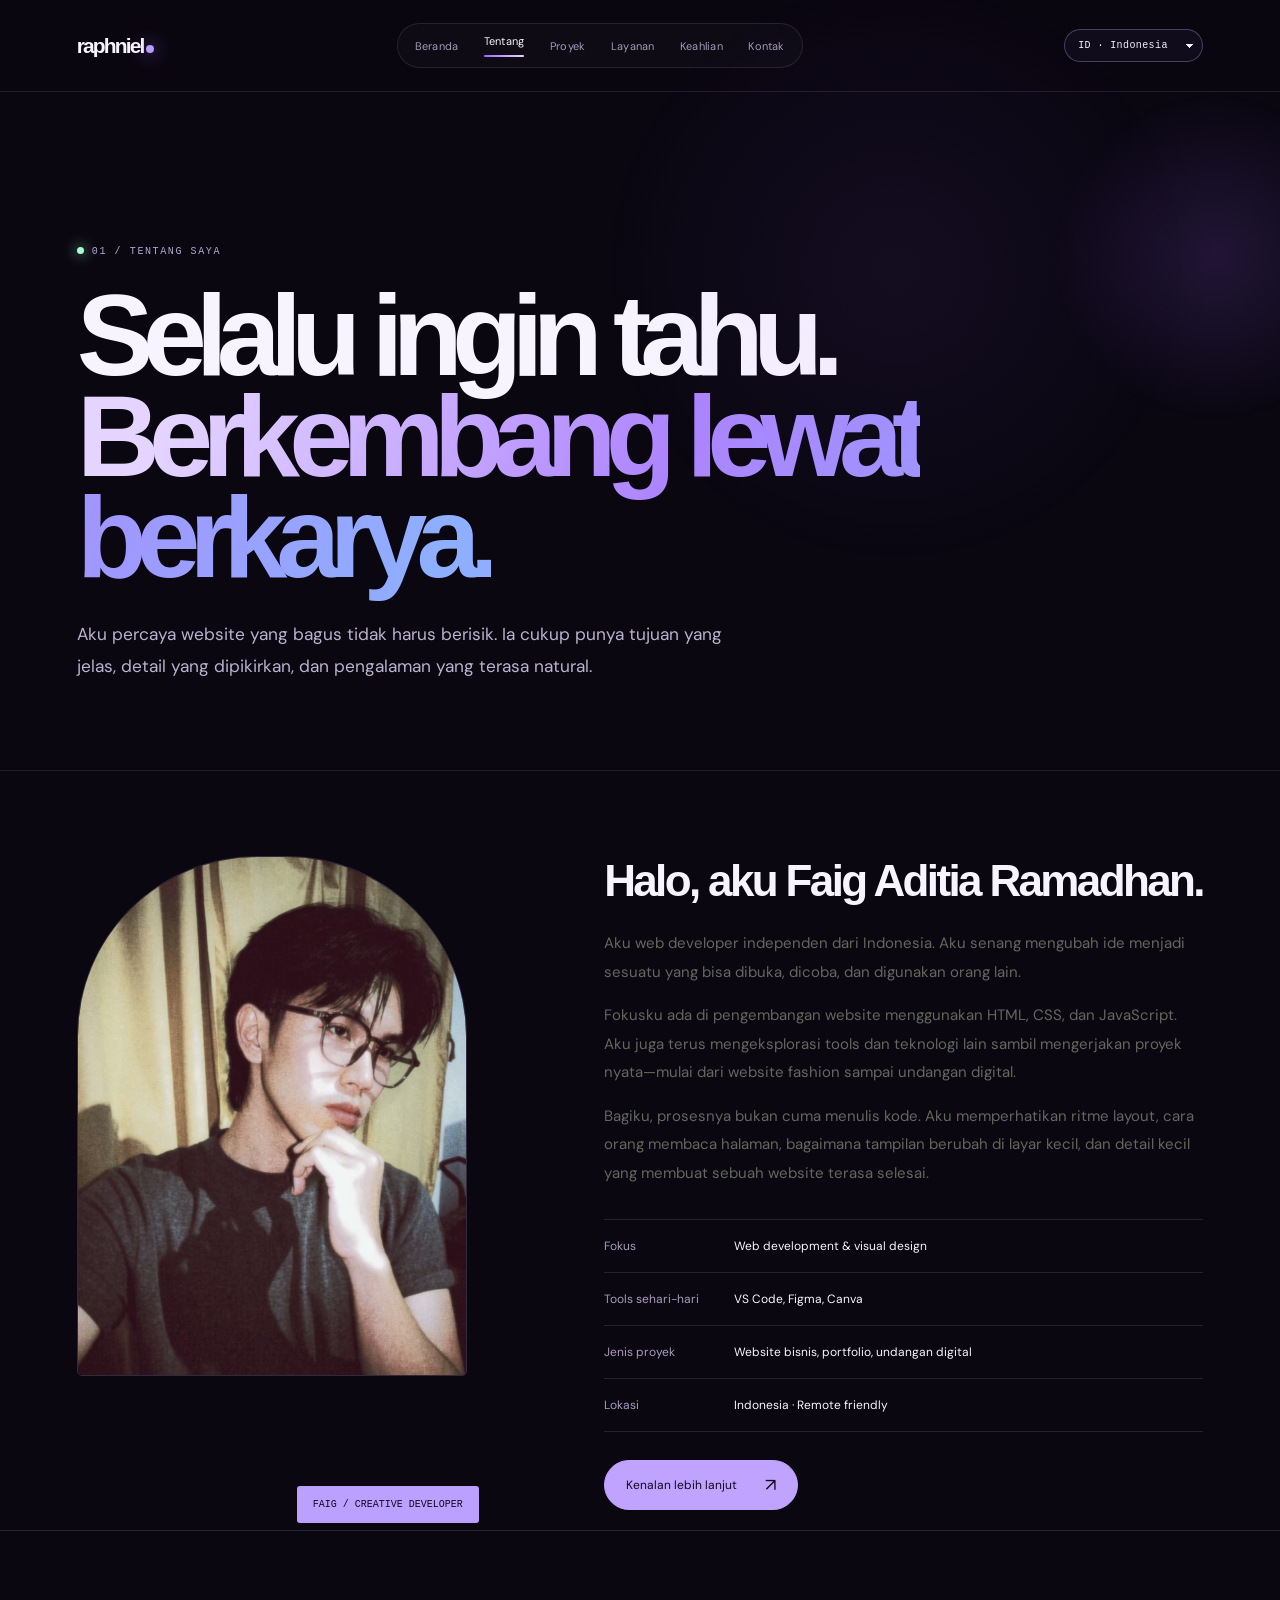
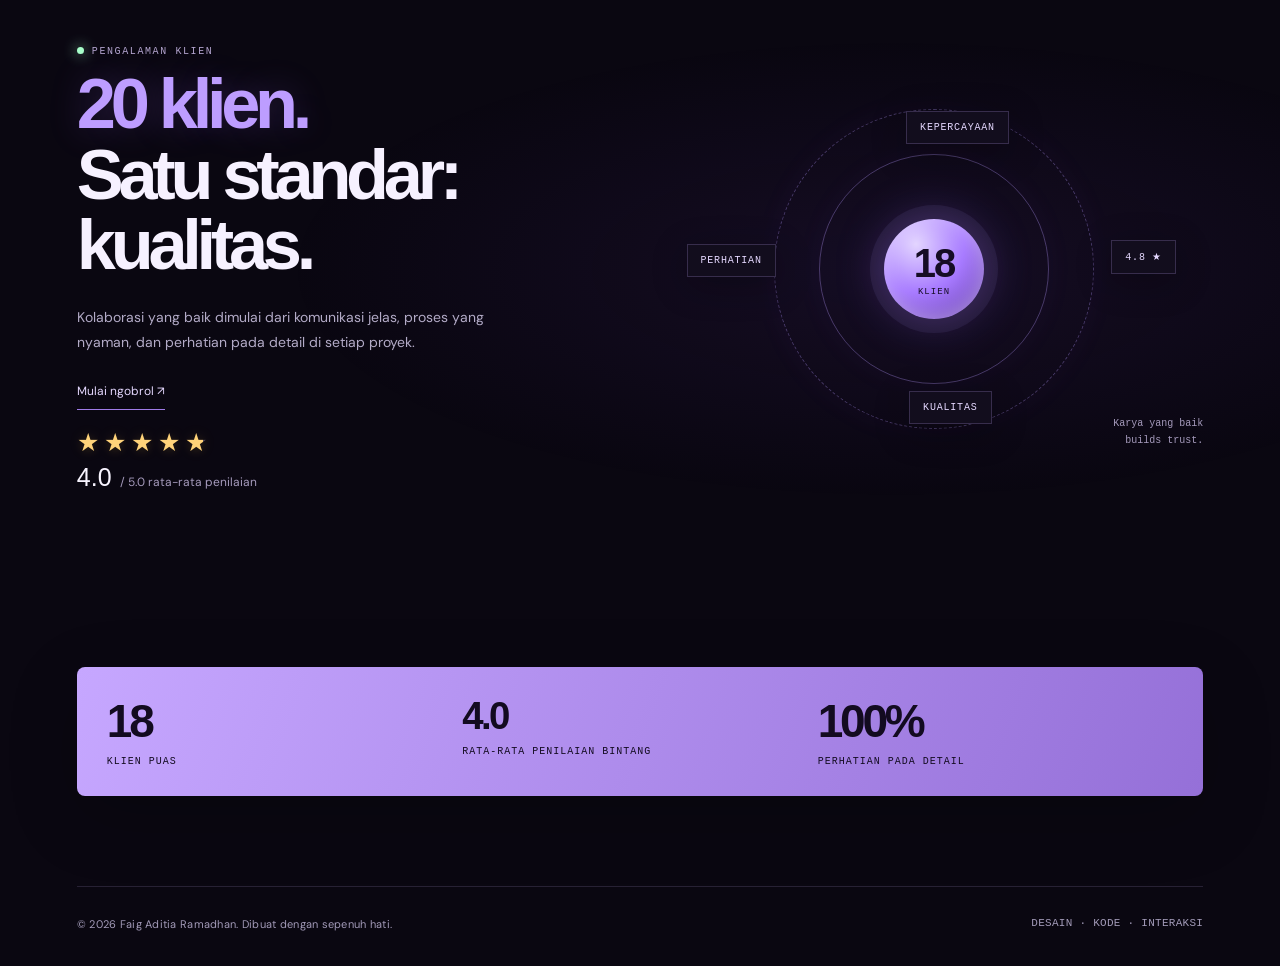
<file: living-interface-raphniel-logo-icons/living-interface/about.html>
<!doctype html><html lang="id"><head><meta charset="utf-8"><meta name="viewport" content="width=device-width, initial-scale=1"><meta name="theme-color" content="#f2f0e9"><meta name="description" content="Faig Aditia Ramadhan — independent web developer crafting thoughtful digital experiences."><title>About — Raphniel</title><link rel="stylesheet" href="style.css"></head><body><div class="page-shell page-enter"><header class="site-header"><a class="brand" href="index.html" data-transition>raphniel<span></span></a><nav class="nav" aria-label="Main navigation"><a href="index.html" data-transition>Home</a><a href="about.html" data-transition>About</a><a href="projects.html" data-transition>Projects</a><a href="services.html" data-transition>Services</a><a href="skills.html" data-transition>Skills</a><a href="contact.html" data-transition>Contact</a></nav><label class="language-control"><span class="sr-only">Language</span><select class="language-select" aria-label="Select language"><option value="en">EN · English</option><option value="zh">中文 · 中文</option><option value="id">ID · Indonesia</option><option value="ja">日本語 · 日本語</option></select></label><button class="menu-toggle" aria-label="Open navigation" aria-expanded="false"><span class="menu-lines" aria-hidden="true"><i></i><i></i><i></i></span></button></header><main><section class="page-intro"><div class="eyebrow"><span class="dot"></span>01 / About me</div><h1 class="display">Curious by nature.<br><em>Built by making.</em></h1><p class="lead">Aku percaya website yang bagus tidak harus berisik. Ia cukup punya tujuan yang jelas, detail yang dipikirkan, dan pengalaman yang terasa natural.</p></section><section class="about-grid"><div class="about-photo reveal"><img src="assets/faig-profile.png" alt="Foto profil Faig Aditia Ramadhan"></div><div class="about-copy reveal"><h2>Halo, aku Faig Aditia Ramadhan.</h2><p>Aku web developer independen dari Indonesia. Aku senang mengubah ide menjadi sesuatu yang bisa dibuka, dicoba, dan digunakan orang lain.</p><p>Fokusku ada di pengembangan website menggunakan HTML, CSS, dan JavaScript. Aku juga terus mengeksplorasi tools dan teknologi lain sambil mengerjakan proyek nyata—mulai dari website fashion sampai undangan digital.</p><p>Bagiku, prosesnya bukan cuma menulis kode. Aku memperhatikan ritme layout, cara orang membaca halaman, bagaimana tampilan berubah di layar kecil, dan detail kecil yang membuat sebuah website terasa selesai.</p><div class="fact-list"><div class="fact"><span>Fokus</span><span>Web development & visual design</span></div><div class="fact"><span>Tools sehari-hari</span><span>VS Code, Figma, Canva</span></div><div class="fact"><span>Jenis proyek</span><span>Website bisnis, portfolio, undangan digital</span></div><div class="fact"><span>Lokasi</span><span>Indonesia · Remote friendly</span></div></div><div style="margin-top:28px"><a class="button" href="contact.html" data-transition>Kenalan lebih lanjut <span class="arrow">↗</span></a></div></div></section><section class="client-section reveal" aria-label="Client and rating animation"><div class="client-copy"><div class="eyebrow"><span class="dot"></span>CLIENT EXPERIENCE</div><h2 class="section-title"><em>20 clients.</em><br>One standard: quality.</h2><p>Kolaborasi yang baik dimulai dari komunikasi jelas, proses yang nyaman, dan perhatian pada detail di setiap proyek.</p><a class="text-link" href="contact.html" data-transition>Mulai ngobrol ↗</a><div class="client-rating" aria-label="Rating 4.8 dari 5"><div class="rating-stars" aria-hidden="true"><span>★</span><span>★</span><span>★</span><span>★</span><span class="partial-star">★</span></div><div class="rating-line"><strong data-rating="4.8">0.0</strong><span>/ 5.0 average rating</span></div></div></div><div class="client-visual client-visual-rating"><div class="client-orbit orbit-one"></div><div class="client-orbit orbit-two"></div><div class="client-core client-count"><strong data-count="20">0</strong><small>CLIENTS</small></div><div class="client-node node-a">TRUST</div><div class="client-node node-b">4.8 ★</div><div class="client-node node-c">QUALITY</div><div class="client-node node-d">CARE</div><div class="client-note">Good work<br>builds trust.</div></div></section>
<div class="stats reveal"><div class="stat"><strong data-count="20">0</strong><span>Happy clients</span></div><div class="stat"><strong data-rating="4.8">0.0</strong><span>Average star rating</span></div><div class="stat"><strong>100%</strong><span>Attention to detail</span></div></div></main><footer class="site-footer"><span>© <span data-year></span> Faig Aditia Ramadhan. Made with intention.</span><span class="footer-right">DESIGN · CODE · INTERACTION</span></footer><div class="cursor-orb" aria-hidden="true"></div><button class="back-top" aria-label="Back to top">↑</button><script src="script.js"></script><script id="complete-language-layer">
(()=>{
const T={
'en':{'Konsep website fashion dengan gaya editorial minimalis, fokus pada presentasi produk dan pengalaman belanja.':'A fashion website concept with a minimalist editorial aesthetic, focused on product presentation and the shopping experience.','Konsep antarmuka layanan top up game, dirancang untuk membantu pengunjung menemukan game dan paket dengan cepat.':'A game top-up service interface designed to help visitors quickly find games and available packages.',
'Aku Faig. Aku merancang dan membangun website yang bukan cuma enak dilihat, tapi juga terasa jelas, responsif, dan menyenangkan saat digunakan.':'I’m Faig. I design and build websites that look thoughtful, feel clear, respond smoothly, and are enjoyable to use.',
'Lihat karya':'Explore my work','Mulai obrolan':'Start a conversation','Terbuka untuk proyek freelance':'Available for freelance projects','FAIG ADITIA RAMADHAN':'FAIG ADITIA RAMADHAN','CREATIVE DEVELOPER':'CREATIVE DEVELOPER','THOUGHTFUL':'THOUGHTFUL','BY DESIGN':'BY DESIGN','A few things I do':'A few things I do','Small details.':'Small details.','Better experiences.':'Better experiences.','Jelajahi layanan ↗':'Explore services ↗','Website yang membantu bisnis menjelaskan apa yang mereka tawarkan dengan lebih rapi dan meyakinkan.':'Websites that help businesses present what they offer clearly and confidently.','Halaman fokus untuk satu ide, satu tujuan, dan ajakan yang mudah ditemukan.':'Focused pages built around one idea, one goal, and a clear next step.','Undangan online yang punya cerita, detail personal, dan interaksi yang terasa hangat.':'Online invitations with a personal story, thoughtful details, and warm interactions.','Konsep toko fashion minimalis dengan fokus pada produk dan visual editorial.':'A minimalist fashion-store concept focused on products and editorial visuals.','Undangan pernikahan digital dengan timeline cerita, RSVP, dan ucapan.':'A digital wedding invitation with a story timeline, RSVP, and guest wishes.','Konsep antarmuka untuk katalog game, paket top up, dan alur pemesanan.':'An interface concept for a game catalogue, top-up packages, and ordering flow.','Lihat semua proyek ↗':'View all projects ↗','Made, tested,':'Made, tested,','and still learning.':'and still learning.','Independent Web Developer · Indonesia':'Independent Web Developer · Indonesia','Digital experiences':'Digital experiences','Built with curiosity':'Built with curiosity','Design meets function':'Design meets function',
'Aku percaya website yang bagus tidak harus berisik. Ia cukup punya tujuan yang jelas, detail yang dipikirkan, dan pengalaman yang terasa natural.':'I believe a good website does not need to be loud. It needs a clear purpose, considered details, and a natural experience.','Halo, aku Faig Aditia Ramadhan.':'Hello, I’m Faig Aditia Ramadhan.','Aku web developer independen dari Indonesia. Aku senang mengubah ide menjadi sesuatu yang bisa dibuka, dicoba, dan digunakan orang lain.':'I’m an independent web developer from Indonesia. I enjoy turning ideas into things people can open, explore, and use.','Fokusku ada di pengembangan website menggunakan HTML, CSS, dan JavaScript. Aku juga terus mengeksplorasi tools dan teknologi lain sambil mengerjakan proyek nyata—mulai dari website fashion sampai undangan digital.':'I focus on website development with HTML, CSS, and JavaScript. I also explore other tools and technologies through real projects, from fashion websites to digital invitations.','Bagiku, prosesnya bukan cuma menulis kode. Aku memperhatikan ritme layout, cara orang membaca halaman, bagaimana tampilan berubah di layar kecil, dan detail kecil yang membuat sebuah website terasa selesai.':'For me, it is about more than writing code. I pay attention to layout rhythm, how people read a page, how it adapts to small screens, and the details that make a website feel complete.','Fokus':'Focus','Web development & visual design':'Web development & visual design','Tools sehari-hari':'Everyday tools','Jenis proyek':'Project types','Website bisnis, portfolio, undangan digital':'Business websites, portfolios, digital invitations','Lokasi':'Location','Indonesia · Remote friendly':'Indonesia · Remote friendly','Kenalan lebih lanjut':'Get to know me','Kolaborasi yang baik dimulai dari komunikasi jelas, proses yang nyaman, dan perhatian pada detail di setiap proyek.':'Good collaboration starts with clear communication, a comfortable process, and attention to detail in every project.','Mulai ngobrol ↗':'Start a conversation ↗','/ 5.0 average rating':'/ 5.0 average rating','CLIENTS':'CLIENTS','TRUST':'TRUST','QUALITY':'QUALITY','CARE':'CARE','Good work':'Good work','builds trust.':'builds trust.','Happy clients':'Happy clients','Average star rating':'Average star rating','Attention to detail':'Attention to detail',
'Beberapa proyek dan konsep website yang aku bangun untuk mengeksplorasi desain, struktur, dan pengalaman pengguna. Setiap proyek punya kebutuhan dan karakternya sendiri.':'A selection of website projects and concepts exploring design, structure, and user experience. Each has its own needs and character.','Konsep website fashion dengan gaya editorial minimalis, fokus pada presentasi produk dan pengalaman belanja.':'A fashion website concept with a minimalist editorial style, focused on product presentation and shopping experience.','Undangan pernikahan digital dengan cerita perjalanan pasangan, RSVP, dan bagian ucapan untuk tamu.':'A digital wedding invitation featuring the couple’s story, RSVP, and guest wishes.','Konsep antarmuka layanan top up game, dirancang untuk membantu pengunjung menemukan game dan paket dengan cepat.':'A game top-up service interface concept designed to help visitors find games and packages quickly.','Something':'Something','new starts here.':'new starts here.','Punya kebutuhan website yang belum ada di sini? Kita bisa bikin arah visual dan fitur yang sesuai kebutuhanmu.':'Have a website need you do not see here? We can shape the visuals and features around your goals.','Bahas proyek ↗':'Discuss a project ↗',
'Teknologi yang kupakai berkembang seiring proyek dan proses belajar. Ini gambaran area yang sedang kugunakan dan pelajari—bukan daftar yang berhenti di sini.':'The technologies I use evolve with each project and learning step. This is a snapshot of what I use and explore—not a final list.','Menyusun struktur halaman, layout responsif, komponen interaktif, dan detail animasi yang tidak mengganggu penggunaan.':'Building page structure, responsive layouts, interactive components, and motion details that do not get in the way.','Mengeksplorasi logika program, integrasi API, pengelolaan versi, dan dasar pengembangan aplikasi web.':'Exploring program logic, API integration, version control, and the fundamentals of web application development.','Mengeksplorasi arah visual, merapikan aset, menguji layout, dan menjaga desain tetap konsisten dari awal sampai akhir.':'Exploring visual direction, preparing assets, testing layouts, and keeping the design consistent from start to finish.','Tools membantu mempercepat proses, tetapi keputusan tetap perlu dibuat dengan konteks: siapa pengguna, apa tujuan halaman, dan apa yang benar-benar perlu ada.':'Tools can speed up the process, but decisions still need context: who is using the page, what it should achieve, and what genuinely belongs there.','Lihat penerapannya di proyek ↗':'See it in the projects ↗',
'Aku membantu merapikan ide dan menerjemahkannya menjadi website yang mudah dipahami, nyaman digunakan, dan sesuai karakter brand atau acara.':'I help shape ideas into websites that are easy to understand, comfortable to use, and true to a brand or event.','Untuk memperkenalkan bisnis, menjelaskan layanan, menampilkan portofolio, dan membuat informasi kontak mudah ditemukan.':'Introduce a business, explain its services, showcase work, and make contact information easy to find.','Halaman promosi yang fokus pada satu tujuan, dengan struktur konten jelas dan tombol tindakan yang tidak membingungkan.':'A focused promotional page with clear content and an easy-to-understand call to action.','Undangan online personal dengan informasi acara, cerita, galeri, RSVP, dan elemen interaktif sesuai kebutuhan.':'Personal online invitations with event details, stories, galleries, RSVP, and useful interactions.','Punya ide yang lebih spesifik? Kita bisa mulai dari kebutuhan utama, lalu menentukan struktur dan fitur yang realistis.':'Have a more specific idea? We can start with the core need, then define a realistic structure and feature set.','Memahami tujuan, siapa yang akan memakai website, dan informasi apa yang paling penting.':'Understand the goal, who will use the website, and which information matters most.','Menyusun struktur, tampilan, dan interaksi sambil menjaga pengalaman mobile tetap nyaman.':'Shape the structure, visuals, and interactions while keeping the mobile experience comfortable.','Mengecek detail, memperbaiki bagian yang kurang pas, dan menyiapkan website untuk dipublikasikan.':'Check the details, refine what needs improvement, and prepare the website for launch.',
'Punya ide website, butuh bantuan untuk proyek, atau sekadar mau tanya dulu? Kirim pesan. Kita mulai dari obrolan sederhana.':'Have a website idea, need help with a project, or just want to ask a question? Send a message and we can start with a simple conversation.','Saat ini terbuka untuk diskusi proyek':'Currently open to project discussions','Kalau menghubungi lewat email atau WhatsApp, boleh sertakan gambaran singkat proyek, target waktu, dan referensi yang kamu suka. Tidak perlu sudah punya semuanya—kita bisa susun bersama.':'When contacting me by email or WhatsApp, feel free to include a short project overview, timeline, and references you like. You do not need to have everything figured out—we can work it out together.',
'Web development & visual design':'Web development & visual design','A clear process,':'A clear process,','without the fuss.':'without the fuss.','Tools are useful.':'Tools are useful.','Curiosity matters.':'Curiosity matters.','Building the interface':'Building the interface','Making things work':'Making things work','Thinking visually':'Thinking visually','Keep it human':'Keep it human','From first idea':'From first idea','online.':'online.','Have an idea?':'Have an idea?','Let’s make it real.':'Let’s make it real.','Good work':'Good work','starts with':'starts with','a conversation.':'a conversation.','CLIENT EXPERIENCE':'CLIENT EXPERIENCE','20 clients.':'20 clients.','One standard: quality.':'One standard: quality.'},
'zh':{'Konsep website fashion dengan gaya editorial minimalis, fokus pada presentasi produk dan pengalaman belanja.':'极简编辑风格的时尚网站概念，注重产品展示与购物体验。','Konsep antarmuka layanan top up game, dirancang untuk membantu pengunjung menemukan game dan paket dengan cepat.':'游戏充值服务的界面概念，旨在帮助访客快速找到游戏和充值套餐。',
'Home':'首页','About':'关于我','Projects':'项目','Services':'服务','Skills':'技能','Contact':'联系','Language':'语言','Independent Web Developer · Indonesia':'独立网页开发者 · 印度尼西亚','Aku Faig. Aku merancang dan membangun website yang bukan cuma enak dilihat, tapi juga terasa jelas, responsif, dan menyenangkan saat digunakan.':'我是 Faig。我设计并制作网站，让它不仅美观，也清晰、响应迅速且易于使用。','Lihat karya':'查看作品','Mulai obrolan':'开始交流','Terbuka untuk proyek freelance':'接受自由职业项目','CREATIVE DEVELOPER':'创意开发者','A few things I do':'我提供的一些服务','Small details.':'关注细节，','Better experiences.':'创造更好的体验。','Jelajahi layanan ↗':'浏览服务 ↗','Business websites':'商业网站','Landing pages':'着陆页','Digital invitations':'电子请柬','Website yang membantu bisnis menjelaskan apa yang mereka tawarkan dengan lebih rapi dan meyakinkan.':'帮助企业清晰、自信地展示业务与服务的网站。','Halaman fokus untuk satu ide, satu tujuan, dan ajakan yang mudah ditemukan.':'围绕一个想法、一个目标和明确行动设计的页面。','Undangan online yang punya cerita, detail personal, dan interaksi yang terasa hangat.':'具有个人故事、贴心细节和温暖互动的线上邀请函。','Selected work':'精选作品','Made, tested,':'制作、测试，','and still learning.':'持续学习。','Lihat semua proyek ↗':'查看全部项目 ↗','Konsep toko fashion minimalis dengan fokus pada produk dan visual editorial.':'极简时尚网店概念，注重产品展示与编辑式视觉。','Undangan pernikahan digital dengan timeline cerita, RSVP, dan ucapan.':'带有爱情故事时间线、回复确认和祝福留言的电子婚礼请柬。','Konsep antarmuka untuk katalog game, paket top up, dan alur pemesanan.':'游戏目录、充值套餐和下单流程的界面概念。','Aku percaya website yang bagus tidak harus berisik. Ia cukup punya tujuan yang jelas, detail yang dipikirkan, dan pengalaman yang terasa natural.':'我相信优秀的网站不必喧闹。它只需要明确的目标、经过推敲的细节和自然的使用体验。','Halo, aku Faig Aditia Ramadhan.':'你好，我是 Faig Aditia Ramadhan。','Aku web developer independen dari Indonesia. Aku senang mengubah ide menjadi sesuatu yang bisa dibuka, dicoba, dan digunakan orang lain.':'我是一名来自印度尼西亚的独立网页开发者，喜欢把想法变成可以打开、探索和使用的作品。','Fokus':'专注领域','Tools sehari-hari':'日常工具','Jenis proyek':'项目类型','Lokasi':'地点','Indonesia · Remote friendly':'印度尼西亚 · 支持远程','Kenalan lebih lanjut':'进一步了解 ↗','CLIENT EXPERIENCE':'客户体验','20 clients.':'20 位客户。','One standard: quality.':'始终坚持品质。','Kolaborasi yang baik dimulai dari komunikasi jelas, proses yang nyaman, dan perhatian pada detail di setiap proyek.':'良好的合作始于清晰沟通、舒适的流程，以及对每个项目细节的关注。','Mulai ngobrol ↗':'开始交流 ↗','Happy clients':'满意的客户','Average star rating':'平均星级评分','Attention to detail':'注重细节','Beberapa proyek dan konsep website yang aku bangun untuk mengeksplorasi desain, struktur, dan pengalaman pengguna. Setiap proyek punya kebutuhan dan karakternya sendiri.':'这里展示了一些探索设计、结构和用户体验的网站项目与概念。每个项目都有自己的需求和特点。','Konsep website fashion dengan gaya editorial minimalis, fokus pada presentasi produk dan pengalaman belanja.':'极简编辑风格的时尚网站概念，注重产品展示与购物体验。','Undangan pernikahan digital dengan cerita perjalanan pasangan, RSVP, dan bagian ucapan untuk tamu.':'包含新人故事、出席回复和宾客祝福的电子婚礼请柬。','Konsep antarmuka layanan top up game, dirancang untuk membantu pengunjung menemukan game dan paket dengan cepat.':'帮助访客快速找到游戏和充值套餐的游戏充值服务界面概念。','Something':'新的','new starts here.':'想法，从这里开始。','Punya kebutuhan website yang belum ada di sini? Kita bisa bikin arah visual dan fitur yang sesuai kebutuhanmu.':'没有找到你需要的网站类型？我们可以根据目标规划视觉风格和功能。','Bahas proyek ↗':'讨论项目 ↗','Teknologi yang kupakai berkembang seiring proyek dan proses belajar. Ini gambaran area yang sedang kugunakan dan pelajari—bukan daftar yang berhenti di sini.':'我使用的技术会随着项目和学习不断发展。这里展示的是目前使用和探索的方向，并非最终清单。','Menyusun struktur halaman, layout responsif, komponen interaktif, dan detail animasi yang tidak mengganggu penggunaan.':'构建页面结构、响应式布局、交互组件和不影响使用体验的动画细节。','Mengeksplorasi logika program, integrasi API, pengelolaan versi, dan dasar pengembangan aplikasi web.':'探索程序逻辑、API 集成、版本管理和网页应用开发基础。','Mengeksplorasi arah visual, merapikan aset, menguji layout, dan menjaga desain tetap konsisten dari awal sampai akhir.':'探索视觉方向、整理素材、测试布局，并保持设计前后一致。','Tools membantu mempercepat proses, tetapi keputusan tetap perlu dibuat dengan konteks: siapa pengguna, apa tujuan halaman, dan apa yang benar-benar perlu ada.':'工具可以加快流程，但决策仍需考虑使用者、页面目标以及真正必要的内容。','Lihat penerapannya di proyek ↗':'查看项目中的应用 ↗','Aku membantu merapikan ide dan menerjemahkannya menjadi website yang mudah dipahami, nyaman digunakan, dan sesuai karakter brand atau acara.':'我帮助梳理想法，并将其转化为易理解、易使用且符合品牌或活动风格的网站。','Untuk memperkenalkan bisnis, menjelaskan layanan, menampilkan portofolio, dan membuat informasi kontak mudah ditemukan.':'介绍业务、说明服务、展示作品，并让联系信息一目了然。','Halaman promosi yang fokus pada satu tujuan, dengan struktur konten jelas dan tombol tindakan yang tidak membingungkan.':'目标明确、内容清晰、行动按钮直观的推广页面。','Undangan online personal dengan informasi acara, cerita, galeri, RSVP, dan elemen interaktif sesuai kebutuhan.':'包含活动信息、故事、相册、回复确认和互动元素的个性化电子请柬。','Punya ide yang lebih spesifik? Kita bisa mulai dari kebutuhan utama, lalu menentukan struktur dan fitur yang realistis.':'有更具体的想法吗？我们可以从核心需求出发，规划实际可行的结构和功能。','Memahami tujuan, siapa yang akan memakai website, dan informasi apa yang paling penting.':'了解目标、使用者，以及最重要的信息。','Menyusun struktur, tampilan, dan interaksi sambil menjaga pengalaman mobile tetap nyaman.':'规划结构、视觉和交互，同时确保移动端体验舒适。','Mengecek detail, memperbaiki bagian yang kurang pas, dan menyiapkan website untuk dipublikasikan.':'检查细节、改进不足，并准备发布网站。','Punya ide website, butuh bantuan untuk proyek, atau sekadar mau tanya dulu? Kirim pesan. Kita mulai dari obrolan sederhana.':'有网站想法、需要项目协助，或只是想先问问？欢迎发消息，我们可以从简单交流开始。','Saat ini terbuka untuk diskusi proyek':'目前欢迎讨论项目','Kalau menghubungi lewat email atau WhatsApp, boleh sertakan gambaran singkat proyek, target waktu, dan referensi yang kamu suka. Tidak perlu sudah punya semuanya—kita bisa susun bersama.':'通过电子邮件或 WhatsApp 联系时，可以附上简短的项目介绍、时间安排和喜欢的参考案例。不必事先准备齐全，我们可以一起梳理。'},
'id':{},
'ja':{'Konsep website fashion dengan gaya editorial minimalis, fokus pada presentasi produk dan pengalaman belanja.':'ミニマルなエディトリアルスタイルを採用し、商品紹介とショッピング体験を重視したファッションサイトのコンセプト。','Konsep antarmuka layanan top up game, dirancang untuk membantu pengunjung menemukan game dan paket dengan cepat.':'ゲームタイトルやチャージプランをすばやく見つけられるように設計された、ゲームチャージサービスのインターフェースコンセプト。','Home':'ホーム','About':'プロフィール','Projects':'制作実績','Services':'サービス','Skills':'スキル','Contact':'連絡先','Language':'言語','Independent Web Developer · Indonesia':'インドネシアの独立系ウェブ開発者','Aku Faig. Aku merancang dan membangun website yang bukan cuma enak dilihat, tapi juga terasa jelas, responsif, dan menyenangkan saat digunakan.':'Faigです。見た目だけでなく、分かりやすく、素早く反応し、快適に使えるウェブサイトを設計・制作しています。','Lihat karya':'制作実績を見る','Mulai obrolan':'相談を始める','Terbuka untuk proyek freelance':'フリーランス案件を受付中','CREATIVE DEVELOPER':'クリエイティブ開発者','A few things I do':'取り組んでいること','Small details.':'小さな工夫が、','Better experiences.':'より良い体験を生む。','Jelajahi layanan ↗':'サービスを見る ↗','Business websites':'ビジネスサイト','Landing pages':'ランディングページ','Digital invitations':'デジタル招待状','Website yang membantu bisnis menjelaskan apa yang mereka tawarkan dengan lebih rapi dan meyakinkan.':'事業やサービスを明確かつ自信を持って伝えるウェブサイト。','Halaman fokus untuk satu ide, satu tujuan, dan ajakan yang mudah ditemukan.':'一つのアイデアと目標、分かりやすい行動導線に集中したページ。','Undangan online yang punya cerita, detail personal, dan interaksi yang terasa hangat.':'個人的なストーリーと心地よい操作を備えたオンライン招待状。','Selected work':'制作実績','Made, tested,':'制作し、試し、','and still learning.':'学び続ける。','Lihat semua proyek ↗':'制作実績一覧 ↗','Konsep toko fashion minimalis dengan fokus pada produk dan visual editorial.':'商品とエディトリアルなビジュアルを重視したミニマルなファッションサイトの構想。','Undangan pernikahan digital dengan timeline cerita, RSVP, dan ucapan.':'ストーリーのタイムライン、出欠確認、メッセージ機能を備えたデジタル結婚式招待状。','Konsep antarmuka untuk katalog game, paket top up, dan alur pemesanan.':'ゲーム一覧、チャージプラン、注文フローのインターフェース構想。','Aku percaya website yang bagus tidak harus berisik. Ia cukup punya tujuan yang jelas, detail yang dipikirkan, dan pengalaman yang terasa natural.':'良いウェブサイトは派手である必要はありません。明確な目的、考え抜かれた細部、自然な使い心地が大切です。','Halo, aku Faig Aditia Ramadhan.':'こんにちは、Faig Aditia Ramadhanです。','Aku web developer independen dari Indonesia. Aku senang mengubah ide menjadi sesuatu yang bisa dibuka, dicoba, dan digunakan orang lain.':'インドネシアを拠点とするフリーランスのウェブ開発者です。アイデアを人が実際に開いて試し、使えるものにすることが好きです。','Fokus':'得意分野','Tools sehari-hari':'普段使うツール','Jenis proyek':'プロジェクトの種類','Lokasi':'所在地','Indonesia · Remote friendly':'インドネシア · リモート対応','Kenalan lebih lanjut':'詳しく知る ↗','CLIENT EXPERIENCE':'クライアント体験','20 clients.':'20人のクライアント。','One standard: quality.':'基準は品質。','Kolaborasi yang baik dimulai dari komunikasi jelas, proses yang nyaman, dan perhatian pada detail di setiap proyek.':'良い協業は、明確なコミュニケーション、心地よい進行、細部への配慮から始まります。','Mulai ngobrol ↗':'相談を始める ↗','Happy clients':'満足したクライアント','Average star rating':'平均評価','Attention to detail':'細部へのこだわり','Beberapa proyek dan konsep website yang aku bangun untuk mengeksplorasi desain, struktur, dan pengalaman pengguna. Setiap proyek punya kebutuhan dan karakternya sendiri.':'デザイン、構成、ユーザー体験を探るウェブサイトのプロジェクトと構想を紹介します。それぞれに異なる目的と個性があります。','Punya kebutuhan website yang belum ada di sini? Kita bisa bikin arah visual dan fitur yang sesuai kebutuhanmu.':'ここにないウェブサイトのご要望も、目的に合わせてビジュアルや機能を一緒に考えられます。','Bahas proyek ↗':'プロジェクトを相談 ↗','Teknologi yang kupakai berkembang seiring proyek dan proses belajar. Ini gambaran area yang sedang kugunakan dan pelajari—bukan daftar yang berhenti di sini.':'使用する技術はプロジェクトや学習とともに変化します。ここでは現在使っているもの、学んでいるものを紹介します。','Tools membantu mempercepat proses, tetapi keputusan tetap perlu dibuat dengan konteks: siapa pengguna, apa tujuan halaman, dan apa yang benar-benar perlu ada.':'ツールは作業を速めますが、誰が使うのか、ページの目的は何か、本当に必要な要素は何かを考えて判断することが大切です。','Lihat penerapannya di proyek ↗':'制作例を見る ↗','Aku membantu merapikan ide dan menerjemahkannya menjadi website yang mudah dipahami, nyaman digunakan, dan sesuai karakter brand atau acara.':'アイデアを整理し、分かりやすく使いやすい、ブランドやイベントに合ったウェブサイトへと形にします。','Punya ide website, butuh bantuan untuk proyek, atau sekadar mau tanya dulu? Kirim pesan. Kita mulai dari obrolan sederhana.':'ウェブサイトのアイデアやプロジェクトの相談、ちょっとした質問でも歓迎です。まずは気軽にメッセージしてください。','Saat ini terbuka untuk diskusi proyek':'現在、プロジェクトのご相談を受付中','Kalau menghubungi lewat email atau WhatsApp, boleh sertakan gambaran singkat proyek, target waktu, dan referensi yang kamu suka. Tidak perlu sudah punya semuanya—kita bisa susun bersama.':'メールやWhatsAppで連絡する際は、プロジェクト概要、希望時期、参考資料を添えてください。すべて決まっていなくても、一緒に整理できます。'}
};
// Indonesian is the source language; translations fall back to the original only when no phrase is listed.

Object.assign(T.en, {"Home": "Home", "About": "About", "Projects": "Projects", "Services": "Services", "Skills": "Skills", "Contact": "Contact", "Language": "Language", "05 / Let's connect": "05 / Let's connect", "Have an idea?": "Have an idea?", "Let's make it real.": "Let's make it real.", "Good work": "Good work", "starts with": "starts with", "a conversation.": "a conversation.", "WHATSAPP": "WHATSAPP", "INSTAGRAM": "INSTAGRAM", "EMAIL": "EMAIL", "01 / About me": "01 / About me", "Curious by nature.": "Curious by nature.", "Built by making.": "Built by making.", "CLIENT EXPERIENCE": "CLIENT EXPERIENCE", "20 clients.": "20 clients.", "One standard: quality.": "One standard: quality.", "★": "★", "0.0": "0.0", "/ 5.0 average rating": "/ 5.0 average rating", "0": "0", "CLIENTS": "CLIENTS", "TRUST": "TRUST", "4.8 ★": "4.8 ★", "QUALITY": "QUALITY", "CARE": "CARE", "Happy clients": "Happy clients", "Average star rating": "Average star rating", "Attention to detail": "Attention to detail", "02 / Selected work": "02 / Selected work", "Ideas made": "Ideas made", "visible.": "visible.", "PROJECT / 001": "PROJECT / 001", "E-COMMERCE": "E-COMMERCE", "PROJECT / 002": "PROJECT / 002", "DIGITAL INVITATION": "DIGITAL INVITATION", "PROJECT / 003": "PROJECT / 003", "GAMING / WEB": "GAMING / WEB", "NEXT / YOUR IDEA": "NEXT / YOUR IDEA", "Something": "Something", "new starts here.": "new starts here.", "04 / Tools & technology": "04 / Tools & technology", "Tools are useful.": "Tools are useful.", "Curiosity matters.": "Curiosity matters.", "01 / Frontend": "01 / Frontend", "Building the interface": "Building the interface", "02 / Backend & logic": "02 / Backend & logic", "Making things work": "Making things work", "03 / Design tools": "03 / Design tools", "Thinking visually": "Thinking visually", "04 / Working principle": "04 / Working principle", "Keep it human": "Keep it human", "03 / What I do": "03 / What I do", "From first idea": "From first idea", "to": "to", "online.": "online.", "Business website": "Business website", "Landing page": "Landing page", "Digital invitation": "Digital invitation", "Custom web concept": "Custom web concept", "How I approach a project": "How I approach a project", "A clear process,": "A clear process,", "without the fuss.": "without the fuss.", "STEP 01": "STEP 01", "Listen & map": "Listen & map", "STEP 02": "STEP 02", "Design & build": "Design & build", "STEP 03": "STEP 03", "Review & refine": "Review & refine", "Independent Web Developer · Indonesia": "Independent Web Developer · Indonesia", "Websites with": "Websites with", "a little more": "a little more", "life.": "life.", "↗": "↗", "PORTRAIT / 001": "PORTRAIT / 001", "THOUGHTFUL": "THOUGHTFUL", "BY DESIGN": "BY DESIGN", "Digital experiences": "Digital experiences", "Built with curiosity": "Built with curiosity", "Design meets function": "Design meets function", "A few things I do": "A few things I do", "Small details.": "Small details.", "Better experiences.": "Better experiences.", "01 / BUILD": "01 / BUILD", "Business websites": "Business websites", "02 / SHAPE": "02 / SHAPE", "Landing pages": "Landing pages", "03 / PERSONALISE": "03 / PERSONALISE", "Digital invitations": "Digital invitations", "Selected work": "Selected work", "Made, tested,": "Made, tested,", "and still learning.": "and still learning.", "01 / E-COMMERCE": "01 / E-COMMERCE", "02 / INVITATION": "02 / INVITATION", "03 / GAMING": "03 / GAMING", "Game Top Up": "Game Top Up", "©": "©", "Faig Aditia Ramadhan. Made with intention.": "Faig Aditia Ramadhan. Made with intention.", "DESIGN · CODE · INTERACTION": "DESIGN · CODE · INTERACTION", "Back to top": "Back to top", "Open navigation": "Open navigation", "Select language": "Select language", "Punya ide website, butuh bantuan untuk proyek, atau sekadar mau tanya dulu? Kirim pesan. Kita mulai dari obrolan sederhana.": "Have a website idea, need help with a project, or just want to ask a question? Send a message. Let’s start with a simple conversation.", "Saat ini terbuka untuk diskusi proyek": "Currently open to discussing projects", "Kalau menghubungi lewat email atau WhatsApp, boleh sertakan gambaran singkat proyek, target waktu, dan referensi yang kamu suka. Tidak perlu sudah punya semuanya—kita bisa susun bersama.": "When contacting me by email or WhatsApp, feel free to include a short project overview, timeline, and references you like. You don’t need to have everything figured out—we can work it out together.", "Aku percaya website yang bagus tidak harus berisik. Ia cukup punya tujuan yang jelas, detail yang dipikirkan, dan pengalaman yang terasa natural.": "I believe a good website doesn’t need to be loud. It needs a clear purpose, thoughtful details, and a natural experience.", "Halo, aku Faig Aditia Ramadhan.": "Hello, I’m Faig Aditia Ramadhan.", "Aku web developer independen dari Indonesia. Aku senang mengubah ide menjadi sesuatu yang bisa dibuka, dicoba, dan digunakan orang lain.": "I’m an independent web developer from Indonesia. I enjoy turning ideas into things people can open, explore, and use.", "Fokusku ada di pengembangan website menggunakan HTML, CSS, dan JavaScript. Aku juga terus mengeksplorasi tools dan teknologi lain sambil mengerjakan proyek nyata—mulai dari website fashion sampai undangan digital.": "I focus on website development using HTML, CSS, and JavaScript. I also explore other tools and technologies while building real projects—from fashion websites to digital invitations.", "Bagiku, prosesnya bukan cuma menulis kode. Aku memperhatikan ritme layout, cara orang membaca halaman, bagaimana tampilan berubah di layar kecil, dan detail kecil yang membuat sebuah website terasa selesai.": "For me, it’s about more than writing code. I pay attention to layout rhythm, how people read a page, how it adapts to smaller screens, and the small details that make a website feel complete.", "Fokus": "Focus", "Web development & visual design": "Web development & visual design", "Tools sehari-hari": "Everyday tools", "Jenis proyek": "Project types", "Website bisnis, portfolio, undangan digital": "Business websites, portfolios, digital invitations", "Lokasi": "Location", "Indonesia · Remote friendly": "Indonesia · Remote friendly", "Kenalan lebih lanjut": "Get to know me", "Kolaborasi yang baik dimulai dari komunikasi jelas, proses yang nyaman, dan perhatian pada detail di setiap proyek.": "Good collaboration starts with clear communication, a comfortable process, and attention to detail in every project.", "Mulai ngobrol ↗": "Start a conversation ↗", "Beberapa proyek dan konsep website yang aku bangun untuk mengeksplorasi desain, struktur, dan pengalaman pengguna. Setiap proyek punya kebutuhan dan karakternya sendiri.": "A selection of website projects and concepts exploring design, structure, and user experience. Each has its own needs and character.", "Konsep website fashion dengan gaya editorial minimalis, fokus pada presentasi produk dan pengalaman belanja.": "A fashion website concept with a minimalist editorial style, focused on product presentation and shopping experience.", "Undangan pernikahan digital dengan cerita perjalanan pasangan, RSVP, dan bagian ucapan untuk tamu.": "A digital wedding invitation featuring the couple’s story, RSVP, and a guest-wishes section.", "Konsep antarmuka layanan top up game, dirancang untuk membantu pengunjung menemukan game dan paket dengan cepat.": "A game top-up service interface concept designed to help visitors find games and packages quickly.", "Punya kebutuhan website yang belum ada di sini? Kita bisa bikin arah visual dan fitur yang sesuai kebutuhanmu.": "Need a website that isn’t shown here? We can shape the visuals and features around your needs.", "Bahas proyek ↗": "Discuss a project ↗", "Teknologi yang kupakai berkembang seiring proyek dan proses belajar. Ini gambaran area yang sedang kugunakan dan pelajari—bukan daftar yang berhenti di sini.": "The technologies I use evolve with my projects and learning. This is a snapshot of what I use and study—not a final list.", "Menyusun struktur halaman, layout responsif, komponen interaktif, dan detail animasi yang tidak mengganggu penggunaan.": "Building page structure, responsive layouts, interactive components, and subtle animations that don’t get in the way.", "Mengeksplorasi logika program, integrasi API, pengelolaan versi, dan dasar pengembangan aplikasi web.": "Exploring program logic, API integration, version control, and the fundamentals of web application development.", "Mengeksplorasi arah visual, merapikan aset, menguji layout, dan menjaga desain tetap konsisten dari awal sampai akhir.": "Exploring visual direction, organizing assets, testing layouts, and keeping the design consistent from start to finish.", "Tools membantu mempercepat proses, tetapi keputusan tetap perlu dibuat dengan konteks: siapa pengguna, apa tujuan halaman, dan apa yang benar-benar perlu ada.": "Tools can speed up the process, but decisions still need context: who the users are, what the page should achieve, and what truly needs to be there.", "Lihat penerapannya di proyek ↗": "See it applied in projects ↗", "Aku membantu merapikan ide dan menerjemahkannya menjadi website yang mudah dipahami, nyaman digunakan, dan sesuai karakter brand atau acara.": "I help shape ideas into websites that are easy to understand, comfortable to use, and suited to a brand or event.", "Untuk memperkenalkan bisnis, menjelaskan layanan, menampilkan portofolio, dan membuat informasi kontak mudah ditemukan.": "For introducing a business, explaining services, showcasing a portfolio, and making contact details easy to find.", "Halaman promosi yang fokus pada satu tujuan, dengan struktur konten jelas dan tombol tindakan yang tidak membingungkan.": "A promotional page focused on one goal, with clear content structure and straightforward calls to action.", "Undangan online personal dengan informasi acara, cerita, galeri, RSVP, dan elemen interaktif sesuai kebutuhan.": "A personal online invitation with event details, a story, gallery, RSVP, and interactive elements tailored to the occasion.", "Punya ide yang lebih spesifik? Kita bisa mulai dari kebutuhan utama, lalu menentukan struktur dan fitur yang realistis.": "Have a more specific idea? We can start with the core needs, then define a realistic structure and feature set.", "Memahami tujuan, siapa yang akan memakai website, dan informasi apa yang paling penting.": "Understanding the goal, who will use the website, and which information matters most.", "Menyusun struktur, tampilan, dan interaksi sambil menjaga pengalaman mobile tetap nyaman.": "Planning the structure, visuals, and interactions while keeping the mobile experience comfortable.", "Mengecek detail, memperbaiki bagian yang kurang pas, dan menyiapkan website untuk dipublikasikan.": "Checking details, refining what needs improvement, and preparing the website for publication."});
Object.assign(T.id, {"Home": "Beranda", "About": "Tentang", "Projects": "Proyek", "Services": "Layanan", "Skills": "Keahlian", "Contact": "Kontak", "Language": "Bahasa", "05 / Let's connect": "05 / Mari terhubung", "Have an idea?": "Punya ide?", "Let's make it real.": "Mari wujudkan.", "Good work": "Karya yang baik", "starts with": "dimulai dari", "a conversation.": "sebuah percakapan.", "WHATSAPP": "WHATSAPP", "INSTAGRAM": "INSTAGRAM", "EMAIL": "EMAIL", "01 / About me": "01 / Tentang saya", "Curious by nature.": "Selalu ingin tahu.", "Built by making.": "Berkembang lewat berkarya.", "CLIENT EXPERIENCE": "PENGALAMAN KLIEN", "20 clients.": "20 klien.", "One standard: quality.": "Satu standar: kualitas.", "/ 5.0 average rating": "/ 5.0 rata-rata penilaian", "CLIENTS": "KLIEN", "TRUST": "KEPERCAYAAN", "QUALITY": "KUALITAS", "CARE": "PERHATIAN", "Happy clients": "Klien puas", "Average star rating": "Rata-rata penilaian bintang", "Attention to detail": "Perhatian pada detail", "02 / Selected work": "02 / Karya pilihan", "Ideas made": "Ide yang menjadi", "visible.": "nyata.", "PROJECT / 001": "PROYEK / 001", "E-COMMERCE": "TOKO ONLINE", "PROJECT / 002": "PROYEK / 002", "DIGITAL INVITATION": "UNDANGAN DIGITAL", "PROJECT / 003": "PROYEK / 003", "GAMING / WEB": "GAME / WEB", "NEXT / YOUR IDEA": "BERIKUTNYA / IDEMU", "Something": "Sesuatu yang", "new starts here.": "baru dimulai di sini.", "04 / Tools & technology": "04 / Alat & teknologi", "Tools are useful.": "Alat itu berguna.", "Curiosity matters.": "Rasa ingin tahu itu penting.", "01 / Frontend": "01 / Frontend", "Building the interface": "Membangun antarmuka", "02 / Backend & logic": "02 / Backend & logika", "Making things work": "Membuat semuanya berfungsi", "03 / Design tools": "03 / Alat desain", "Thinking visually": "Berpikir secara visual", "04 / Working principle": "04 / Prinsip kerja", "Keep it human": "Tetap berorientasi pada manusia", "03 / What I do": "03 / Layanan saya", "From first idea": "Dari ide pertama", "to": "hingga", "online.": "tayang online.", "Business website": "Website bisnis", "Landing page": "Landing page", "Digital invitation": "Undangan digital", "Custom web concept": "Konsep website khusus", "How I approach a project": "Cara saya mengerjakan proyek", "A clear process,": "Proses yang jelas,", "without the fuss.": "tanpa ribet.", "STEP 01": "LANGKAH 01", "Listen & map": "Dengarkan & petakan", "STEP 02": "LANGKAH 02", "Design & build": "Rancang & bangun", "STEP 03": "LANGKAH 03", "Review & refine": "Tinjau & sempurnakan", "Independent Web Developer · Indonesia": "Web Developer Independen · Indonesia", "Websites with": "Website dengan", "a little more": "sedikit lebih banyak", "life.": "kehidupan.", "PORTRAIT / 001": "POTRET / 001", "THOUGHTFUL": "PENUH PERTIMBANGAN", "BY DESIGN": "BERDASARKAN DESAIN", "Digital experiences": "Pengalaman digital", "Built with curiosity": "Dibangun dengan rasa ingin tahu", "Design meets function": "Desain bertemu fungsi", "A few things I do": "Beberapa hal yang saya kerjakan", "Small details.": "Detail kecil.", "Better experiences.": "Pengalaman yang lebih baik.", "01 / BUILD": "01 / BANGUN", "Business websites": "Website bisnis", "02 / SHAPE": "02 / BENTUK", "Landing pages": "Landing page", "03 / PERSONALISE": "03 / PERSONALISASI", "Digital invitations": "Undangan digital", "Selected work": "Karya pilihan", "Made, tested,": "Dibuat, diuji,", "and still learning.": "dan terus belajar.", "01 / E-COMMERCE": "01 / TOKO ONLINE", "02 / INVITATION": "02 / UNDANGAN", "03 / GAMING": "03 / GAME", "Faig Aditia Ramadhan. Made with intention.": "Faig Aditia Ramadhan. Dibuat dengan sepenuh hati.", "DESIGN · CODE · INTERACTION": "DESAIN · KODE · INTERAKSI", "Back to top": "Kembali ke atas", "Open navigation": "Buka navigasi", "Select language": "Pilih bahasa"});
Object.assign(T.zh, {"05 / Let's connect": "05 / 联系我", "Have an idea?": "有想法吗？", "Let's make it real.": "让想法成为现实。", "Good work": "好的作品", "starts with": "始于", "a conversation.": "一次交流。", "01 / About me": "01 / 关于我", "Curious by nature.": "天生好奇。", "Built by making.": "在实践中成长。", "CLIENT EXPERIENCE": "客户体验", "20 clients.": "20 位客户。", "One standard: quality.": "唯一标准：品质。", "/ 5.0 average rating": "/ 5.0 平均评分", "CLIENTS": "客户", "TRUST": "信任", "QUALITY": "品质", "CARE": "用心", "Happy clients": "满意的客户", "Average star rating": "平均星级评分", "Attention to detail": "注重细节", "02 / Selected work": "02 / 精选作品", "Ideas made": "让创意变得", "visible.": "可见。", "PROJECT / 001": "项目 / 001", "E-COMMERCE": "电子商务", "PROJECT / 002": "项目 / 002", "DIGITAL INVITATION": "电子邀请函", "PROJECT / 003": "项目 / 003", "GAMING / WEB": "游戏 / 网站", "NEXT / YOUR IDEA": "下一步 / 你的想法", "Something": "新的", "new starts here.": "开始于此。", "04 / Tools & technology": "04 / 工具与技术", "Tools are useful.": "工具很有用。", "Curiosity matters.": "好奇心更重要。", "01 / Frontend": "01 / 前端", "Building the interface": "构建界面", "02 / Backend & logic": "02 / 后端与逻辑", "Making things work": "让功能运作起来", "03 / Design tools": "03 / 设计工具", "Thinking visually": "用视觉思考", "04 / Working principle": "04 / 工作原则", "Keep it human": "以人为本", "03 / What I do": "03 / 我提供的服务", "From first idea": "从最初的想法", "to": "到", "online.": "上线。", "Business website": "商业网站", "Landing page": "落地页", "Digital invitation": "电子邀请函", "Custom web concept": "定制网站方案", "How I approach a project": "我的项目流程", "A clear process,": "流程清晰，", "without the fuss.": "简单不繁琐。", "STEP 01": "步骤 01", "Listen & map": "沟通与规划", "STEP 02": "步骤 02", "Design & build": "设计与开发", "STEP 03": "步骤 03", "Review & refine": "检查与优化", "Independent Web Developer · Indonesia": "印度尼西亚独立网页开发者", "Websites with": "让网站多一点", "a little more": "不一样的", "life.": "生命力。", "PORTRAIT / 001": "肖像 / 001", "THOUGHTFUL": "用心设计", "BY DESIGN": "源于设计", "Digital experiences": "数字体验", "Built with curiosity": "以好奇心打造", "Design meets function": "设计与功能结合", "A few things I do": "我做的一些事", "Small details.": "关注细节。", "Better experiences.": "带来更好的体验。", "01 / BUILD": "01 / 构建", "Business websites": "商业网站", "02 / SHAPE": "02 / 塑造", "Landing pages": "落地页", "03 / PERSONALISE": "03 / 个性化", "Digital invitations": "电子邀请函", "Selected work": "精选作品", "Made, tested,": "制作、测试，", "and still learning.": "并持续学习。", "01 / E-COMMERCE": "01 / 电商", "02 / INVITATION": "02 / 邀请函", "03 / GAMING": "03 / 游戏", "Faig Aditia Ramadhan. Made with intention.": "Faig Aditia Ramadhan。用心打造。", "DESIGN · CODE · INTERACTION": "设计 · 代码 · 交互", "Back to top": "回到顶部", "Open navigation": "打开导航", "Select language": "选择语言"});
Object.assign(T.ja, {"05 / Let's connect": "05 / つながりましょう", "Have an idea?": "アイデアはありますか？", "Let's make it real.": "形にしましょう。", "Good work": "良い仕事は", "starts with": "ここから始まる", "a conversation.": "対話から。", "01 / About me": "01 / 私について", "Curious by nature.": "好奇心を大切に。", "Built by making.": "作りながら成長する。", "CLIENT EXPERIENCE": "クライアント体験", "20 clients.": "20人のクライアント。", "One standard: quality.": "基準は品質。", "/ 5.0 average rating": "/ 5.0 平均評価", "CLIENTS": "クライアント", "TRUST": "信頼", "QUALITY": "品質", "CARE": "丁寧さ", "Happy clients": "満足したクライアント", "Average star rating": "平均評価", "Attention to detail": "細部へのこだわり", "02 / Selected work": "02 / 制作実績", "Ideas made": "アイデアを", "visible.": "形にする。", "PROJECT / 001": "プロジェクト / 001", "E-COMMERCE": "ECサイト", "PROJECT / 002": "プロジェクト / 002", "DIGITAL INVITATION": "デジタル招待状", "PROJECT / 003": "プロジェクト / 003", "GAMING / WEB": "ゲーム / ウェブ", "NEXT / YOUR IDEA": "次はあなたのアイデア", "Something": "新しいことが", "new starts here.": "ここから始まる。", "04 / Tools & technology": "04 / ツールと技術", "Tools are useful.": "ツールは便利。", "Curiosity matters.": "好奇心が大切。", "01 / Frontend": "01 / フロントエンド", "Building the interface": "インターフェースを作る", "02 / Backend & logic": "02 / バックエンドとロジック", "Making things work": "機能を動かす", "03 / Design tools": "03 / デザインツール", "Thinking visually": "視覚的に考える", "04 / Working principle": "04 / 仕事の方針", "Keep it human": "人を中心に考える", "03 / What I do": "03 / サービス", "From first idea": "最初のアイデアから", "to": "そして", "online.": "公開まで。", "Business website": "ビジネスサイト", "Landing page": "ランディングページ", "Digital invitation": "デジタル招待状", "Custom web concept": "カスタムウェブ制作", "How I approach a project": "プロジェクトの進め方", "A clear process,": "明確なプロセスで、", "without the fuss.": "無駄なく進めます。", "STEP 01": "ステップ 01", "Listen & map": "ヒアリングと整理", "STEP 02": "ステップ 02", "Design & build": "設計と制作", "STEP 03": "ステップ 03", "Review & refine": "確認と改善", "Independent Web Developer · Indonesia": "インドネシアの独立系ウェブ開発者", "Websites with": "ウェブサイトに", "a little more": "もう少しの", "life.": "生命力を。", "PORTRAIT / 001": "ポートレート / 001", "THOUGHTFUL": "思慮深く", "BY DESIGN": "デザインする", "Digital experiences": "デジタル体験", "Built with curiosity": "好奇心から作る", "Design meets function": "デザインと機能の融合", "A few things I do": "取り組んでいること", "Small details.": "小さな工夫。", "Better experiences.": "より良い体験。", "01 / BUILD": "01 / 構築", "Business websites": "ビジネスサイト", "02 / SHAPE": "02 / 形にする", "Landing pages": "ランディングページ", "03 / PERSONALISE": "03 / パーソナライズ", "Digital invitations": "デジタル招待状", "Selected work": "制作実績", "Made, tested,": "制作し、試し、", "and still learning.": "学び続ける。", "01 / E-COMMERCE": "01 / ECサイト", "02 / INVITATION": "02 / 招待状", "03 / GAMING": "03 / ゲーム", "Faig Aditia Ramadhan. Made with intention.": "Faig Aditia Ramadhan。思いを込めて制作。", "DESIGN · CODE · INTERACTION": "デザイン · コード · インタラクション", "Back to top": "ページ上部へ", "Open navigation": "ナビゲーションを開く", "Select language": "言語を選択"});

// Additional complete translations for Indonesian source copy that was previously left mixed-language.
Object.assign(T.en, {"Undangan pernikahan digital dengan cerita perjalanan pasangan, RSVP, dan bagian ucapan untuk tamu.": "A digital wedding invitation featuring the couple’s story, RSVP, and a guest-wishes section.", "Untuk memperkenalkan bisnis, menjelaskan layanan, menampilkan portofolio, dan membuat informasi kontak mudah ditemukan.": "A website for introducing a business, explaining services, showcasing a portfolio, and making contact information easy to find.", "Halaman promosi yang fokus pada satu tujuan, dengan struktur konten jelas dan tombol tindakan yang tidak membingungkan.": "A promotional page focused on one goal, with clear content and straightforward calls to action.", "Undangan online personal dengan informasi acara, cerita, galeri, RSVP, dan elemen interaktif sesuai kebutuhan.": "A personal online invitation with event details, a story, gallery, RSVP, and interactive elements tailored to the occasion.", "Punya ide yang lebih spesifik? Kita bisa mulai dari kebutuhan utama, lalu menentukan struktur dan fitur yang realistis.": "Have a more specific idea? We can start with the core needs, then define a realistic structure and feature set.", "Memahami tujuan, siapa yang akan memakai website, dan informasi apa yang paling penting.": "Understanding the goal, who will use the website, and which information matters most.", "Menyusun struktur, tampilan, dan interaksi sambil menjaga pengalaman mobile tetap nyaman.": "Planning the structure, visuals, and interactions while keeping the mobile experience comfortable.", "Mengecek detail, memperbaiki bagian yang kurang pas, dan menyiapkan website untuk dipublikasikan.": "Checking details, refining what needs improvement, and preparing the website for publication.", "Menyusun struktur halaman, layout responsif, komponen interaktif, dan detail animasi yang tidak mengganggu penggunaan.": "Building page structure, responsive layouts, interactive components, and subtle animations that do not get in the way.", "Mengeksplorasi logika program, integrasi API, pengelolaan versi, dan dasar pengembangan aplikasi web.": "Exploring program logic, API integration, version control, and the fundamentals of web application development.", "Mengeksplorasi arah visual, merapikan aset, menguji layout, dan menjaga desain tetap konsisten dari awal sampai akhir.": "Exploring visual direction, organizing assets, testing layouts, and keeping the design consistent from start to finish."});
Object.assign(T.zh, {"Fokusku ada di pengembangan website menggunakan HTML, CSS, dan JavaScript. Aku juga terus mengeksplorasi tools dan teknologi lain sambil mengerjakan proyek nyata—mulai dari website fashion sampai undangan digital.": "我专注于使用 HTML、CSS 和 JavaScript 开发网站，也会在实际项目中持续探索其他工具与技术，项目涵盖时尚网站和电子邀请函。", "Bagiku, prosesnya bukan cuma menulis kode. Aku memperhatikan ritme layout, cara orang membaca halaman, bagaimana tampilan berubah di layar kecil, dan detail kecil yang membuat sebuah website terasa selesai.": "对我来说，开发不只是编写代码。我也会关注版式节奏、用户阅读页面的方式、小屏幕上的显示效果，以及让网站真正完善的细节。", "Undangan pernikahan digital dengan cerita perjalanan pasangan, RSVP, dan bagian ucapan untuk tamu.": "包含新人故事、出席回复（RSVP）和宾客祝福留言的电子婚礼请柬。", "Untuk memperkenalkan bisnis, menjelaskan layanan, menampilkan portofolio, dan membuat informasi kontak mudah ditemukan.": "用于介绍业务、说明服务、展示作品集，并让访客轻松找到联系信息。", "Halaman promosi yang fokus pada satu tujuan, dengan struktur konten jelas dan tombol tindakan yang tidak membingungkan.": "围绕单一目标设计的推广页面，内容结构清晰，行动按钮直观易懂。", "Undangan online personal dengan informasi acara, cerita, galeri, RSVP, dan elemen interaktif sesuai kebutuhan.": "个性化线上邀请函，可包含活动信息、故事、相册、RSVP 回复确认，以及所需的互动功能。", "Punya ide yang lebih spesifik? Kita bisa mulai dari kebutuhan utama, lalu menentukan struktur dan fitur yang realistis.": "有更具体的想法吗？我们可以从核心需求开始，再确定切实可行的网站结构与功能。", "Memahami tujuan, siapa yang akan memakai website, dan informasi apa yang paling penting.": "了解网站的目标、使用者，以及最重要的信息。", "Menyusun struktur, tampilan, dan interaksi sambil menjaga pengalaman mobile tetap nyaman.": "规划网站结构、视觉设计和交互，同时确保移动端使用体验舒适。", "Mengecek detail, memperbaiki bagian yang kurang pas, dan menyiapkan website untuk dipublikasikan.": "检查各项细节、改进不够完善的部分，并为网站发布做好准备。", "Menyusun struktur halaman, layout responsif, komponen interaktif, dan detail animasi yang tidak mengganggu penggunaan.": "构建页面结构、响应式布局、交互组件和不会影响使用体验的细腻动画。", "Mengeksplorasi logika program, integrasi API, pengelolaan versi, dan dasar pengembangan aplikasi web.": "探索程序逻辑、API 集成、版本控制和 Web 应用开发基础。", "Mengeksplorasi arah visual, merapikan aset, menguji layout, dan menjaga desain tetap konsisten dari awal sampai akhir.": "探索视觉方向、整理素材、测试布局，并确保设计从头到尾保持一致。", "01 / LAND": "01 / 商业网站", "02 / LAND": "02 / 着陆页", "03 / INVITE": "03 / 电子邀请函", "04 / CUSTOM": "04 / 定制网站"});
Object.assign(T.ja, {"Fokusku ada di pengembangan website menggunakan HTML, CSS, dan JavaScript. Aku juga terus mengeksplorasi tools dan teknologi lain sambil mengerjakan proyek nyata—mulai dari website fashion sampai undangan digital.": "HTML、CSS、JavaScriptを使ったウェブサイト開発を中心に取り組んでいます。ファッションサイトからデジタル招待状まで、実際の制作を通じて新しいツールや技術も学び続けています。", "Bagiku, prosesnya bukan cuma menulis kode. Aku memperhatikan ritme layout, cara orang membaca halaman, bagaimana tampilan berubah di layar kecil, dan detail kecil yang membuat sebuah website terasa selesai.": "私にとって、制作はコードを書くことだけではありません。レイアウトのリズム、ページの読みやすさ、小さな画面での表示、そしてウェブサイトを完成されたものにする細部にも気を配っています。", "Undangan pernikahan digital dengan cerita perjalanan pasangan, RSVP, dan bagian ucapan untuk tamu.": "二人の歩み、出欠確認（RSVP）、ゲストからのメッセージ欄を備えたデジタル結婚式招待状です。", "Untuk memperkenalkan bisnis, menjelaskan layanan, menampilkan portofolio, dan membuat informasi kontak mudah ditemukan.": "ビジネスの紹介、サービスの説明、ポートフォリオの掲載、連絡先の見つけやすさを目的としたウェブサイトです。", "Halaman promosi yang fokus pada satu tujuan, dengan struktur konten jelas dan tombol tindakan yang tidak membingungkan.": "一つの目的に集中し、分かりやすい構成と迷わず操作できるアクションボタンを備えたプロモーションページです。", "Undangan online personal dengan informasi acara, cerita, galeri, RSVP, dan elemen interaktif sesuai kebutuhan.": "イベント情報、ストーリー、ギャラリー、出欠確認（RSVP）、必要に応じたインタラクティブ機能を備える個人向けオンライン招待状です。", "Punya ide yang lebih spesifik? Kita bisa mulai dari kebutuhan utama, lalu menentukan struktur dan fitur yang realistis.": "もっと具体的なアイデアがあれば、まず必要なことを整理し、現実的な構成や機能を一緒に決めていきましょう。", "Memahami tujuan, siapa yang akan memakai website, dan informasi apa yang paling penting.": "目的、ウェブサイトを使う人、そして最も重要な情報を理解します。", "Menyusun struktur, tampilan, dan interaksi sambil menjaga pengalaman mobile tetap nyaman.": "スマートフォンでも快適に使えるように、構成、デザイン、操作性を設計します。", "Mengecek detail, memperbaiki bagian yang kurang pas, dan menyiapkan website untuk dipublikasikan.": "細部を確認し、気になる部分を改善して、公開できる状態に整えます。", "Menyusun struktur halaman, layout responsif, komponen interaktif, dan detail animasi yang tidak mengganggu penggunaan.": "ページ構成、レスポンシブレイアウト、インタラクティブな要素、操作を妨げないアニメーションを制作します。", "Mengeksplorasi logika program, integrasi API, pengelolaan versi, dan dasar pengembangan aplikasi web.": "プログラムのロジック、API連携、バージョン管理、ウェブアプリ開発の基礎を学びながら試しています。", "Mengeksplorasi arah visual, merapikan aset, menguji layout, dan menjaga desain tetap konsisten dari awal sampai akhir.": "ビジュアルの方向性を探り、素材を整理し、レイアウトを検証しながら、全体のデザインに一貫性を持たせます。", "01 / LAND": "01 / ビジネスサイト", "02 / LAND": "02 / ランディングページ", "03 / INVITE": "03 / デジタル招待状", "04 / CUSTOM": "04 / カスタムウェブ制作"});
const languageMap={en:'en',zh:'zh',id:'id',ja:'ja'};
const select=document.querySelector('.language-select'); if(!select)return;
const originals=[];
const ignored=new Set(['SCRIPT','STYLE','NOSCRIPT','OPTION']);
function collect(){originals.length=0;const walker=document.createTreeWalker(document.body,NodeFilter.SHOW_TEXT,{acceptNode(n){const p=n.parentElement;if(!p||ignored.has(p.tagName)||p.closest('.language-control'))return NodeFilter.FILTER_REJECT;return n.nodeValue.trim()?NodeFilter.FILTER_ACCEPT:NodeFilter.FILTER_REJECT;}});while(walker.nextNode()){const n=walker.currentNode;originals.push({node:n,source:n.nodeValue});}}
function translate(lang){document.documentElement.lang=lang==='zh'?'zh-CN':lang;const dict=T[lang]||{};for(const item of originals){if(!item.node.isConnected)continue;const raw=item.source;const trimmed=raw.trim();const translated=dict[trimmed];if(translated!==undefined)item.node.nodeValue=raw.replace(trimmed,translated);else item.node.nodeValue=raw;}
 const attrs={'aria-label':{'Back to top':{'en':'Back to top','zh':'回到顶部','ja':'ページ上部へ'},'Open navigation':{'en':'Open navigation','zh':'打开导航','ja':'ナビゲーションを開く'},'Select language':{'en':'Select language','zh':'选择语言','ja':'言語を選択'}}};
 document.querySelectorAll('[aria-label]').forEach(el=>{const key=el.getAttribute('aria-label');if(!el.dataset.originalAria)el.dataset.originalAria=key;const original=el.dataset.originalAria;const trans=attrs['aria-label'][original];if(trans&&trans[lang])el.setAttribute('aria-label',trans[lang]);else el.setAttribute('aria-label',original);});
 // Translate the short greeting/caption and page title, while keeping proper names and technical names intact.
 const caption=document.querySelector('.photo-caption');if(caption){const c={id:'HALO, AKU FAIG ADITIA RAMADHAN<br>CREATIVE DEVELOPER',en:'HELLO, I’M FAIG ADITIA RAMADHAN<br>CREATIVE DEVELOPER',zh:'你好，我是 FAIG ADITIA RAMADHAN<br>创意开发者',ja:'こんにちは、FAIG ADITIA RAMADHAN です<br>クリエイティブ開発者'};caption.innerHTML=c[lang]||c.id;}
}
collect();select.addEventListener('change',()=>{const lang=select.value;translate(lang);try{localStorage.setItem('raphniel-language',lang)}catch(e){}});let saved='id';try{saved=localStorage.getItem('raphniel-language')||'id'}catch(e){};select.value=saved;translate(saved);
})();
</script></div></body></html>
</file>
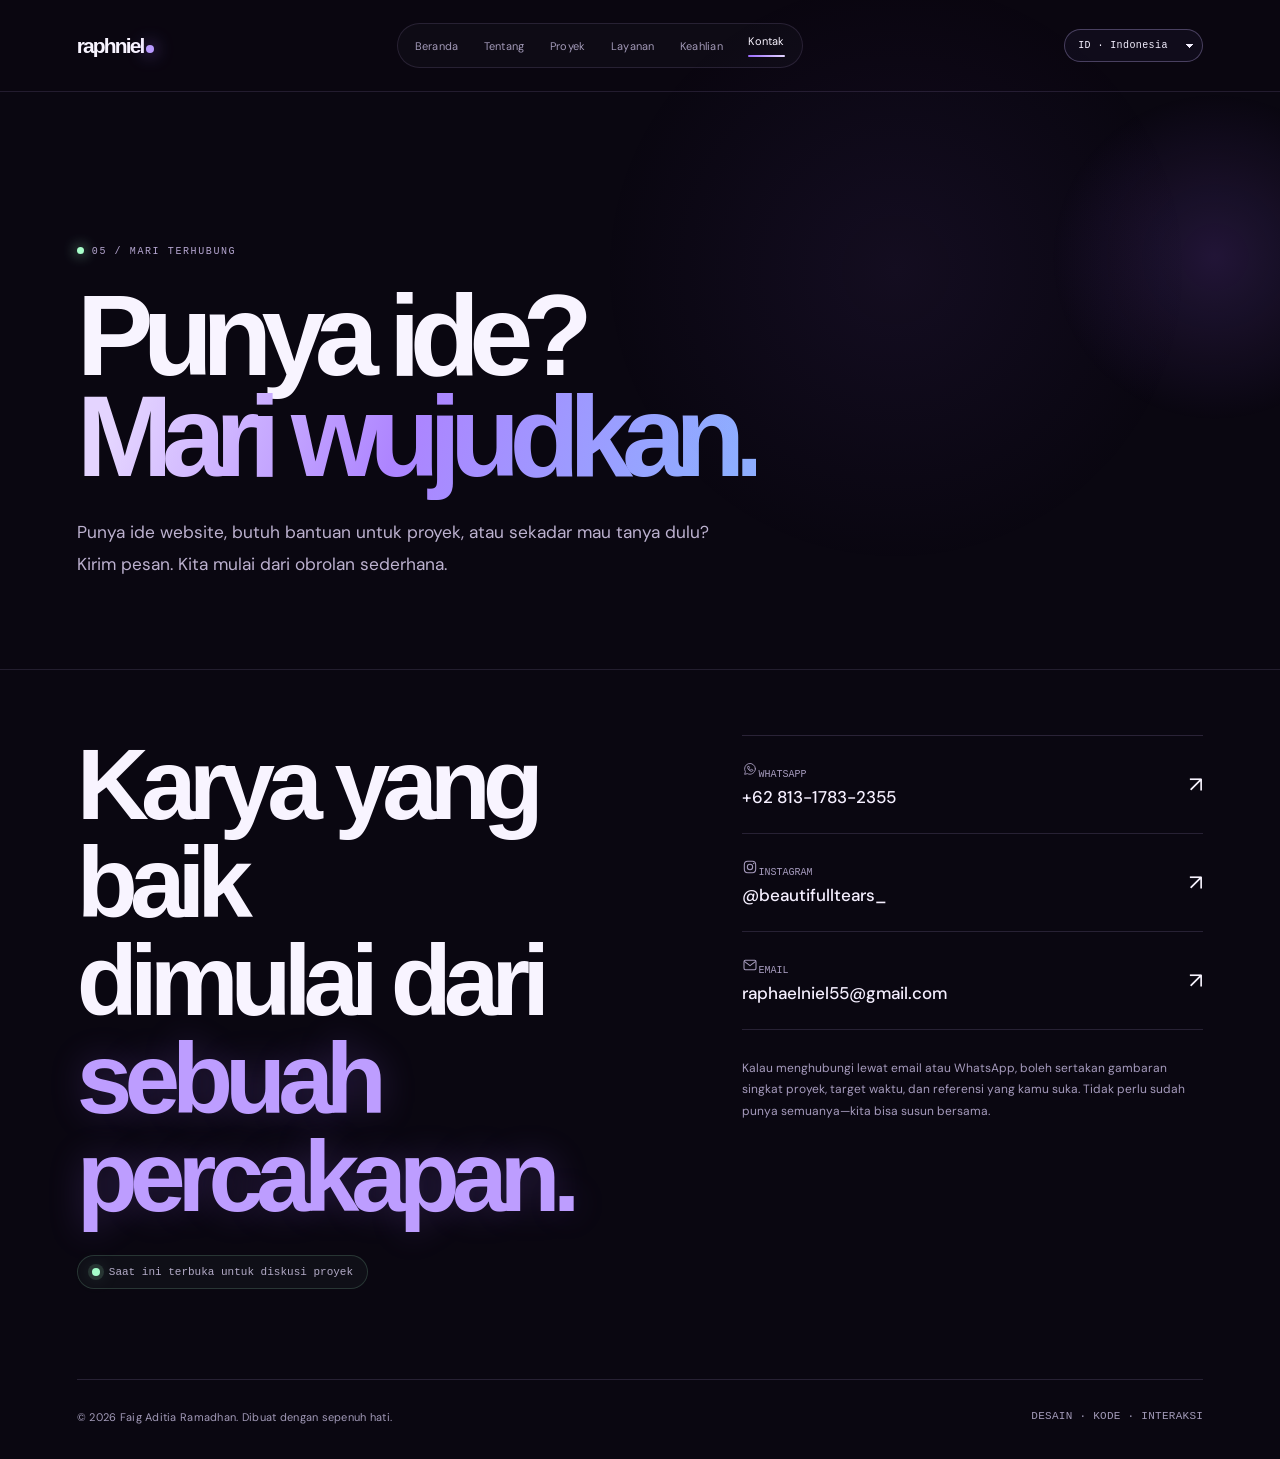
<file: living-interface-raphniel-logo-icons/living-interface/contact.html>
<!doctype html><html lang="id"><head><meta charset="utf-8"><meta name="viewport" content="width=device-width, initial-scale=1"><meta name="theme-color" content="#f2f0e9"><meta name="description" content="Faig Aditia Ramadhan — independent web developer crafting thoughtful digital experiences."><title>Contact — Raphniel</title><link rel="stylesheet" href="style.css"></head><body><div class="page-shell page-enter"><header class="site-header"><a class="brand" href="index.html" data-transition>raphniel<span></span></a><nav class="nav" aria-label="Main navigation"><a href="index.html" data-transition>Home</a><a href="about.html" data-transition>About</a><a href="projects.html" data-transition>Projects</a><a href="services.html" data-transition>Services</a><a href="skills.html" data-transition>Skills</a><a href="contact.html" data-transition>Contact</a></nav><label class="language-control"><span class="sr-only">Language</span><select class="language-select" aria-label="Select language"><option value="en">EN · English</option><option value="zh">中文 · 中文</option><option value="id">ID · Indonesia</option><option value="ja">日本語 · 日本語</option></select></label><button class="menu-toggle" aria-label="Open navigation" aria-expanded="false"><span class="menu-lines" aria-hidden="true"><i></i><i></i><i></i></span></button></header><main><section class="page-intro"><div class="eyebrow"><span class="dot"></span>05 / Let's connect</div><h1 class="display">Have an idea?<br><em>Let's make it real.</em></h1><p class="lead">Punya ide website, butuh bantuan untuk proyek, atau sekadar mau tanya dulu? Kirim pesan. Kita mulai dari obrolan sederhana.</p></section><section class="contact-grid"><div class="reveal"><h2 class="contact-big">Good work<br>starts with<br><em>a conversation.</em></h2><div class="availability">Saat ini terbuka untuk diskusi proyek</div></div><div class="contact-methods reveal"><a class="contact-method" href="https://wa.me/6281317832355" target="_blank" rel="noreferrer"><span><small class="contact-label"><svg class="contact-logo whatsapp-logo" viewBox="0 0 24 24" aria-hidden="true"><path d="M20.1 11.8a8.1 8.1 0 0 1-12 7.1L4 20l1.1-4a8.1 8.1 0 1 1 15-4.2Z"/><path d="M9 8.4c.2-.5.5-.5.8-.5h.5c.2 0 .3.1.4.4l.7 1.6c.1.2.1.4-.1.6l-.5.6c-.2.2-.2.3 0 .6.4.7 1.1 1.4 1.8 1.8.2.1.4.1.6-.1l.7-.8c.2-.2.4-.2.6-.1l1.5.7c.3.1.4.3.4.5 0 .4-.2 1-.6 1.3-.4.4-1 .6-1.7.5-1-.1-2.3-.7-3.6-1.9-1.1-1-1.8-2.3-2-3.2-.2-.8.1-1.6.5-2Z"/></svg><span>WHATSAPP</span></small><strong>+62 813-1783-2355</strong></span><span class="arrow">↗</span></a><a class="contact-method" href="https://www.instagram.com/beautifulltears_/" target="_blank" rel="noreferrer"><span><small class="contact-label"><svg class="contact-logo instagram-logo" viewBox="0 0 24 24" aria-hidden="true"><rect x="3.5" y="3.5" width="17" height="17" rx="5"/><circle cx="12" cy="12" r="4"/><circle class="logo-fill" cx="17.6" cy="6.7" r="1"/></svg><span>INSTAGRAM</span></small><strong>@beautifulltears_</strong></span><span class="arrow">↗</span></a><a class="contact-method" href="mailto:raphaelniel55@gmail.com"><span><small class="contact-label"><svg class="contact-logo email-logo" viewBox="0 0 24 24" aria-hidden="true"><rect x="3" y="5" width="18" height="14" rx="2"/><path d="m4 7 8 6 8-6"/></svg><span>EMAIL</span></small><strong>raphaelniel55@gmail.com</strong></span><span class="arrow">↗</span></a><div style="padding-top:28px;font-size:12px;line-height:1.8;color:var(--muted)">Kalau menghubungi lewat email atau WhatsApp, boleh sertakan gambaran singkat proyek, target waktu, dan referensi yang kamu suka. Tidak perlu sudah punya semuanya—kita bisa susun bersama.</div></div></section></main><footer class="site-footer"><span>© <span data-year></span> Faig Aditia Ramadhan. Made with intention.</span><span class="footer-right">DESIGN · CODE · INTERACTION</span></footer><div class="cursor-orb" aria-hidden="true"></div><button class="back-top" aria-label="Back to top">↑</button><script src="script.js"></script><script id="complete-language-layer">
(()=>{
const T={
'en':{'Konsep website fashion dengan gaya editorial minimalis, fokus pada presentasi produk dan pengalaman belanja.':'A fashion website concept with a minimalist editorial aesthetic, focused on product presentation and the shopping experience.','Konsep antarmuka layanan top up game, dirancang untuk membantu pengunjung menemukan game dan paket dengan cepat.':'A game top-up service interface designed to help visitors quickly find games and available packages.',
'Aku Faig. Aku merancang dan membangun website yang bukan cuma enak dilihat, tapi juga terasa jelas, responsif, dan menyenangkan saat digunakan.':'I’m Faig. I design and build websites that look thoughtful, feel clear, respond smoothly, and are enjoyable to use.',
'Lihat karya':'Explore my work','Mulai obrolan':'Start a conversation','Terbuka untuk proyek freelance':'Available for freelance projects','FAIG ADITIA RAMADHAN':'FAIG ADITIA RAMADHAN','CREATIVE DEVELOPER':'CREATIVE DEVELOPER','THOUGHTFUL':'THOUGHTFUL','BY DESIGN':'BY DESIGN','A few things I do':'A few things I do','Small details.':'Small details.','Better experiences.':'Better experiences.','Jelajahi layanan ↗':'Explore services ↗','Website yang membantu bisnis menjelaskan apa yang mereka tawarkan dengan lebih rapi dan meyakinkan.':'Websites that help businesses present what they offer clearly and confidently.','Halaman fokus untuk satu ide, satu tujuan, dan ajakan yang mudah ditemukan.':'Focused pages built around one idea, one goal, and a clear next step.','Undangan online yang punya cerita, detail personal, dan interaksi yang terasa hangat.':'Online invitations with a personal story, thoughtful details, and warm interactions.','Konsep toko fashion minimalis dengan fokus pada produk dan visual editorial.':'A minimalist fashion-store concept focused on products and editorial visuals.','Undangan pernikahan digital dengan timeline cerita, RSVP, dan ucapan.':'A digital wedding invitation with a story timeline, RSVP, and guest wishes.','Konsep antarmuka untuk katalog game, paket top up, dan alur pemesanan.':'An interface concept for a game catalogue, top-up packages, and ordering flow.','Lihat semua proyek ↗':'View all projects ↗','Made, tested,':'Made, tested,','and still learning.':'and still learning.','Independent Web Developer · Indonesia':'Independent Web Developer · Indonesia','Digital experiences':'Digital experiences','Built with curiosity':'Built with curiosity','Design meets function':'Design meets function',
'Aku percaya website yang bagus tidak harus berisik. Ia cukup punya tujuan yang jelas, detail yang dipikirkan, dan pengalaman yang terasa natural.':'I believe a good website does not need to be loud. It needs a clear purpose, considered details, and a natural experience.','Halo, aku Faig Aditia Ramadhan.':'Hello, I’m Faig Aditia Ramadhan.','Aku web developer independen dari Indonesia. Aku senang mengubah ide menjadi sesuatu yang bisa dibuka, dicoba, dan digunakan orang lain.':'I’m an independent web developer from Indonesia. I enjoy turning ideas into things people can open, explore, and use.','Fokusku ada di pengembangan website menggunakan HTML, CSS, dan JavaScript. Aku juga terus mengeksplorasi tools dan teknologi lain sambil mengerjakan proyek nyata—mulai dari website fashion sampai undangan digital.':'I focus on website development with HTML, CSS, and JavaScript. I also explore other tools and technologies through real projects, from fashion websites to digital invitations.','Bagiku, prosesnya bukan cuma menulis kode. Aku memperhatikan ritme layout, cara orang membaca halaman, bagaimana tampilan berubah di layar kecil, dan detail kecil yang membuat sebuah website terasa selesai.':'For me, it is about more than writing code. I pay attention to layout rhythm, how people read a page, how it adapts to small screens, and the details that make a website feel complete.','Fokus':'Focus','Web development & visual design':'Web development & visual design','Tools sehari-hari':'Everyday tools','Jenis proyek':'Project types','Website bisnis, portfolio, undangan digital':'Business websites, portfolios, digital invitations','Lokasi':'Location','Indonesia · Remote friendly':'Indonesia · Remote friendly','Kenalan lebih lanjut':'Get to know me','Kolaborasi yang baik dimulai dari komunikasi jelas, proses yang nyaman, dan perhatian pada detail di setiap proyek.':'Good collaboration starts with clear communication, a comfortable process, and attention to detail in every project.','Mulai ngobrol ↗':'Start a conversation ↗','/ 5.0 average rating':'/ 5.0 average rating','CLIENTS':'CLIENTS','TRUST':'TRUST','QUALITY':'QUALITY','CARE':'CARE','Good work':'Good work','builds trust.':'builds trust.','Happy clients':'Happy clients','Average star rating':'Average star rating','Attention to detail':'Attention to detail',
'Beberapa proyek dan konsep website yang aku bangun untuk mengeksplorasi desain, struktur, dan pengalaman pengguna. Setiap proyek punya kebutuhan dan karakternya sendiri.':'A selection of website projects and concepts exploring design, structure, and user experience. Each has its own needs and character.','Konsep website fashion dengan gaya editorial minimalis, fokus pada presentasi produk dan pengalaman belanja.':'A fashion website concept with a minimalist editorial style, focused on product presentation and shopping experience.','Undangan pernikahan digital dengan cerita perjalanan pasangan, RSVP, dan bagian ucapan untuk tamu.':'A digital wedding invitation featuring the couple’s story, RSVP, and guest wishes.','Konsep antarmuka layanan top up game, dirancang untuk membantu pengunjung menemukan game dan paket dengan cepat.':'A game top-up service interface concept designed to help visitors find games and packages quickly.','Something':'Something','new starts here.':'new starts here.','Punya kebutuhan website yang belum ada di sini? Kita bisa bikin arah visual dan fitur yang sesuai kebutuhanmu.':'Have a website need you do not see here? We can shape the visuals and features around your goals.','Bahas proyek ↗':'Discuss a project ↗',
'Teknologi yang kupakai berkembang seiring proyek dan proses belajar. Ini gambaran area yang sedang kugunakan dan pelajari—bukan daftar yang berhenti di sini.':'The technologies I use evolve with each project and learning step. This is a snapshot of what I use and explore—not a final list.','Menyusun struktur halaman, layout responsif, komponen interaktif, dan detail animasi yang tidak mengganggu penggunaan.':'Building page structure, responsive layouts, interactive components, and motion details that do not get in the way.','Mengeksplorasi logika program, integrasi API, pengelolaan versi, dan dasar pengembangan aplikasi web.':'Exploring program logic, API integration, version control, and the fundamentals of web application development.','Mengeksplorasi arah visual, merapikan aset, menguji layout, dan menjaga desain tetap konsisten dari awal sampai akhir.':'Exploring visual direction, preparing assets, testing layouts, and keeping the design consistent from start to finish.','Tools membantu mempercepat proses, tetapi keputusan tetap perlu dibuat dengan konteks: siapa pengguna, apa tujuan halaman, dan apa yang benar-benar perlu ada.':'Tools can speed up the process, but decisions still need context: who is using the page, what it should achieve, and what genuinely belongs there.','Lihat penerapannya di proyek ↗':'See it in the projects ↗',
'Aku membantu merapikan ide dan menerjemahkannya menjadi website yang mudah dipahami, nyaman digunakan, dan sesuai karakter brand atau acara.':'I help shape ideas into websites that are easy to understand, comfortable to use, and true to a brand or event.','Untuk memperkenalkan bisnis, menjelaskan layanan, menampilkan portofolio, dan membuat informasi kontak mudah ditemukan.':'Introduce a business, explain its services, showcase work, and make contact information easy to find.','Halaman promosi yang fokus pada satu tujuan, dengan struktur konten jelas dan tombol tindakan yang tidak membingungkan.':'A focused promotional page with clear content and an easy-to-understand call to action.','Undangan online personal dengan informasi acara, cerita, galeri, RSVP, dan elemen interaktif sesuai kebutuhan.':'Personal online invitations with event details, stories, galleries, RSVP, and useful interactions.','Punya ide yang lebih spesifik? Kita bisa mulai dari kebutuhan utama, lalu menentukan struktur dan fitur yang realistis.':'Have a more specific idea? We can start with the core need, then define a realistic structure and feature set.','Memahami tujuan, siapa yang akan memakai website, dan informasi apa yang paling penting.':'Understand the goal, who will use the website, and which information matters most.','Menyusun struktur, tampilan, dan interaksi sambil menjaga pengalaman mobile tetap nyaman.':'Shape the structure, visuals, and interactions while keeping the mobile experience comfortable.','Mengecek detail, memperbaiki bagian yang kurang pas, dan menyiapkan website untuk dipublikasikan.':'Check the details, refine what needs improvement, and prepare the website for launch.',
'Punya ide website, butuh bantuan untuk proyek, atau sekadar mau tanya dulu? Kirim pesan. Kita mulai dari obrolan sederhana.':'Have a website idea, need help with a project, or just want to ask a question? Send a message and we can start with a simple conversation.','Saat ini terbuka untuk diskusi proyek':'Currently open to project discussions','Kalau menghubungi lewat email atau WhatsApp, boleh sertakan gambaran singkat proyek, target waktu, dan referensi yang kamu suka. Tidak perlu sudah punya semuanya—kita bisa susun bersama.':'When contacting me by email or WhatsApp, feel free to include a short project overview, timeline, and references you like. You do not need to have everything figured out—we can work it out together.',
'Web development & visual design':'Web development & visual design','A clear process,':'A clear process,','without the fuss.':'without the fuss.','Tools are useful.':'Tools are useful.','Curiosity matters.':'Curiosity matters.','Building the interface':'Building the interface','Making things work':'Making things work','Thinking visually':'Thinking visually','Keep it human':'Keep it human','From first idea':'From first idea','online.':'online.','Have an idea?':'Have an idea?','Let’s make it real.':'Let’s make it real.','Good work':'Good work','starts with':'starts with','a conversation.':'a conversation.','CLIENT EXPERIENCE':'CLIENT EXPERIENCE','20 clients.':'20 clients.','One standard: quality.':'One standard: quality.'},
'zh':{'Konsep website fashion dengan gaya editorial minimalis, fokus pada presentasi produk dan pengalaman belanja.':'极简编辑风格的时尚网站概念，注重产品展示与购物体验。','Konsep antarmuka layanan top up game, dirancang untuk membantu pengunjung menemukan game dan paket dengan cepat.':'游戏充值服务的界面概念，旨在帮助访客快速找到游戏和充值套餐。',
'Home':'首页','About':'关于我','Projects':'项目','Services':'服务','Skills':'技能','Contact':'联系','Language':'语言','Independent Web Developer · Indonesia':'独立网页开发者 · 印度尼西亚','Aku Faig. Aku merancang dan membangun website yang bukan cuma enak dilihat, tapi juga terasa jelas, responsif, dan menyenangkan saat digunakan.':'我是 Faig。我设计并制作网站，让它不仅美观，也清晰、响应迅速且易于使用。','Lihat karya':'查看作品','Mulai obrolan':'开始交流','Terbuka untuk proyek freelance':'接受自由职业项目','CREATIVE DEVELOPER':'创意开发者','A few things I do':'我提供的一些服务','Small details.':'关注细节，','Better experiences.':'创造更好的体验。','Jelajahi layanan ↗':'浏览服务 ↗','Business websites':'商业网站','Landing pages':'着陆页','Digital invitations':'电子请柬','Website yang membantu bisnis menjelaskan apa yang mereka tawarkan dengan lebih rapi dan meyakinkan.':'帮助企业清晰、自信地展示业务与服务的网站。','Halaman fokus untuk satu ide, satu tujuan, dan ajakan yang mudah ditemukan.':'围绕一个想法、一个目标和明确行动设计的页面。','Undangan online yang punya cerita, detail personal, dan interaksi yang terasa hangat.':'具有个人故事、贴心细节和温暖互动的线上邀请函。','Selected work':'精选作品','Made, tested,':'制作、测试，','and still learning.':'持续学习。','Lihat semua proyek ↗':'查看全部项目 ↗','Konsep toko fashion minimalis dengan fokus pada produk dan visual editorial.':'极简时尚网店概念，注重产品展示与编辑式视觉。','Undangan pernikahan digital dengan timeline cerita, RSVP, dan ucapan.':'带有爱情故事时间线、回复确认和祝福留言的电子婚礼请柬。','Konsep antarmuka untuk katalog game, paket top up, dan alur pemesanan.':'游戏目录、充值套餐和下单流程的界面概念。','Aku percaya website yang bagus tidak harus berisik. Ia cukup punya tujuan yang jelas, detail yang dipikirkan, dan pengalaman yang terasa natural.':'我相信优秀的网站不必喧闹。它只需要明确的目标、经过推敲的细节和自然的使用体验。','Halo, aku Faig Aditia Ramadhan.':'你好，我是 Faig Aditia Ramadhan。','Aku web developer independen dari Indonesia. Aku senang mengubah ide menjadi sesuatu yang bisa dibuka, dicoba, dan digunakan orang lain.':'我是一名来自印度尼西亚的独立网页开发者，喜欢把想法变成可以打开、探索和使用的作品。','Fokus':'专注领域','Tools sehari-hari':'日常工具','Jenis proyek':'项目类型','Lokasi':'地点','Indonesia · Remote friendly':'印度尼西亚 · 支持远程','Kenalan lebih lanjut':'进一步了解 ↗','CLIENT EXPERIENCE':'客户体验','20 clients.':'20 位客户。','One standard: quality.':'始终坚持品质。','Kolaborasi yang baik dimulai dari komunikasi jelas, proses yang nyaman, dan perhatian pada detail di setiap proyek.':'良好的合作始于清晰沟通、舒适的流程，以及对每个项目细节的关注。','Mulai ngobrol ↗':'开始交流 ↗','Happy clients':'满意的客户','Average star rating':'平均星级评分','Attention to detail':'注重细节','Beberapa proyek dan konsep website yang aku bangun untuk mengeksplorasi desain, struktur, dan pengalaman pengguna. Setiap proyek punya kebutuhan dan karakternya sendiri.':'这里展示了一些探索设计、结构和用户体验的网站项目与概念。每个项目都有自己的需求和特点。','Konsep website fashion dengan gaya editorial minimalis, fokus pada presentasi produk dan pengalaman belanja.':'极简编辑风格的时尚网站概念，注重产品展示与购物体验。','Undangan pernikahan digital dengan cerita perjalanan pasangan, RSVP, dan bagian ucapan untuk tamu.':'包含新人故事、出席回复和宾客祝福的电子婚礼请柬。','Konsep antarmuka layanan top up game, dirancang untuk membantu pengunjung menemukan game dan paket dengan cepat.':'帮助访客快速找到游戏和充值套餐的游戏充值服务界面概念。','Something':'新的','new starts here.':'想法，从这里开始。','Punya kebutuhan website yang belum ada di sini? Kita bisa bikin arah visual dan fitur yang sesuai kebutuhanmu.':'没有找到你需要的网站类型？我们可以根据目标规划视觉风格和功能。','Bahas proyek ↗':'讨论项目 ↗','Teknologi yang kupakai berkembang seiring proyek dan proses belajar. Ini gambaran area yang sedang kugunakan dan pelajari—bukan daftar yang berhenti di sini.':'我使用的技术会随着项目和学习不断发展。这里展示的是目前使用和探索的方向，并非最终清单。','Menyusun struktur halaman, layout responsif, komponen interaktif, dan detail animasi yang tidak mengganggu penggunaan.':'构建页面结构、响应式布局、交互组件和不影响使用体验的动画细节。','Mengeksplorasi logika program, integrasi API, pengelolaan versi, dan dasar pengembangan aplikasi web.':'探索程序逻辑、API 集成、版本管理和网页应用开发基础。','Mengeksplorasi arah visual, merapikan aset, menguji layout, dan menjaga desain tetap konsisten dari awal sampai akhir.':'探索视觉方向、整理素材、测试布局，并保持设计前后一致。','Tools membantu mempercepat proses, tetapi keputusan tetap perlu dibuat dengan konteks: siapa pengguna, apa tujuan halaman, dan apa yang benar-benar perlu ada.':'工具可以加快流程，但决策仍需考虑使用者、页面目标以及真正必要的内容。','Lihat penerapannya di proyek ↗':'查看项目中的应用 ↗','Aku membantu merapikan ide dan menerjemahkannya menjadi website yang mudah dipahami, nyaman digunakan, dan sesuai karakter brand atau acara.':'我帮助梳理想法，并将其转化为易理解、易使用且符合品牌或活动风格的网站。','Untuk memperkenalkan bisnis, menjelaskan layanan, menampilkan portofolio, dan membuat informasi kontak mudah ditemukan.':'介绍业务、说明服务、展示作品，并让联系信息一目了然。','Halaman promosi yang fokus pada satu tujuan, dengan struktur konten jelas dan tombol tindakan yang tidak membingungkan.':'目标明确、内容清晰、行动按钮直观的推广页面。','Undangan online personal dengan informasi acara, cerita, galeri, RSVP, dan elemen interaktif sesuai kebutuhan.':'包含活动信息、故事、相册、回复确认和互动元素的个性化电子请柬。','Punya ide yang lebih spesifik? Kita bisa mulai dari kebutuhan utama, lalu menentukan struktur dan fitur yang realistis.':'有更具体的想法吗？我们可以从核心需求出发，规划实际可行的结构和功能。','Memahami tujuan, siapa yang akan memakai website, dan informasi apa yang paling penting.':'了解目标、使用者，以及最重要的信息。','Menyusun struktur, tampilan, dan interaksi sambil menjaga pengalaman mobile tetap nyaman.':'规划结构、视觉和交互，同时确保移动端体验舒适。','Mengecek detail, memperbaiki bagian yang kurang pas, dan menyiapkan website untuk dipublikasikan.':'检查细节、改进不足，并准备发布网站。','Punya ide website, butuh bantuan untuk proyek, atau sekadar mau tanya dulu? Kirim pesan. Kita mulai dari obrolan sederhana.':'有网站想法、需要项目协助，或只是想先问问？欢迎发消息，我们可以从简单交流开始。','Saat ini terbuka untuk diskusi proyek':'目前欢迎讨论项目','Kalau menghubungi lewat email atau WhatsApp, boleh sertakan gambaran singkat proyek, target waktu, dan referensi yang kamu suka. Tidak perlu sudah punya semuanya—kita bisa susun bersama.':'通过电子邮件或 WhatsApp 联系时，可以附上简短的项目介绍、时间安排和喜欢的参考案例。不必事先准备齐全，我们可以一起梳理。'},
'id':{},
'ja':{'Konsep website fashion dengan gaya editorial minimalis, fokus pada presentasi produk dan pengalaman belanja.':'ミニマルなエディトリアルスタイルを採用し、商品紹介とショッピング体験を重視したファッションサイトのコンセプト。','Konsep antarmuka layanan top up game, dirancang untuk membantu pengunjung menemukan game dan paket dengan cepat.':'ゲームタイトルやチャージプランをすばやく見つけられるように設計された、ゲームチャージサービスのインターフェースコンセプト。','Home':'ホーム','About':'プロフィール','Projects':'制作実績','Services':'サービス','Skills':'スキル','Contact':'連絡先','Language':'言語','Independent Web Developer · Indonesia':'インドネシアの独立系ウェブ開発者','Aku Faig. Aku merancang dan membangun website yang bukan cuma enak dilihat, tapi juga terasa jelas, responsif, dan menyenangkan saat digunakan.':'Faigです。見た目だけでなく、分かりやすく、素早く反応し、快適に使えるウェブサイトを設計・制作しています。','Lihat karya':'制作実績を見る','Mulai obrolan':'相談を始める','Terbuka untuk proyek freelance':'フリーランス案件を受付中','CREATIVE DEVELOPER':'クリエイティブ開発者','A few things I do':'取り組んでいること','Small details.':'小さな工夫が、','Better experiences.':'より良い体験を生む。','Jelajahi layanan ↗':'サービスを見る ↗','Business websites':'ビジネスサイト','Landing pages':'ランディングページ','Digital invitations':'デジタル招待状','Website yang membantu bisnis menjelaskan apa yang mereka tawarkan dengan lebih rapi dan meyakinkan.':'事業やサービスを明確かつ自信を持って伝えるウェブサイト。','Halaman fokus untuk satu ide, satu tujuan, dan ajakan yang mudah ditemukan.':'一つのアイデアと目標、分かりやすい行動導線に集中したページ。','Undangan online yang punya cerita, detail personal, dan interaksi yang terasa hangat.':'個人的なストーリーと心地よい操作を備えたオンライン招待状。','Selected work':'制作実績','Made, tested,':'制作し、試し、','and still learning.':'学び続ける。','Lihat semua proyek ↗':'制作実績一覧 ↗','Konsep toko fashion minimalis dengan fokus pada produk dan visual editorial.':'商品とエディトリアルなビジュアルを重視したミニマルなファッションサイトの構想。','Undangan pernikahan digital dengan timeline cerita, RSVP, dan ucapan.':'ストーリーのタイムライン、出欠確認、メッセージ機能を備えたデジタル結婚式招待状。','Konsep antarmuka untuk katalog game, paket top up, dan alur pemesanan.':'ゲーム一覧、チャージプラン、注文フローのインターフェース構想。','Aku percaya website yang bagus tidak harus berisik. Ia cukup punya tujuan yang jelas, detail yang dipikirkan, dan pengalaman yang terasa natural.':'良いウェブサイトは派手である必要はありません。明確な目的、考え抜かれた細部、自然な使い心地が大切です。','Halo, aku Faig Aditia Ramadhan.':'こんにちは、Faig Aditia Ramadhanです。','Aku web developer independen dari Indonesia. Aku senang mengubah ide menjadi sesuatu yang bisa dibuka, dicoba, dan digunakan orang lain.':'インドネシアを拠点とするフリーランスのウェブ開発者です。アイデアを人が実際に開いて試し、使えるものにすることが好きです。','Fokus':'得意分野','Tools sehari-hari':'普段使うツール','Jenis proyek':'プロジェクトの種類','Lokasi':'所在地','Indonesia · Remote friendly':'インドネシア · リモート対応','Kenalan lebih lanjut':'詳しく知る ↗','CLIENT EXPERIENCE':'クライアント体験','20 clients.':'20人のクライアント。','One standard: quality.':'基準は品質。','Kolaborasi yang baik dimulai dari komunikasi jelas, proses yang nyaman, dan perhatian pada detail di setiap proyek.':'良い協業は、明確なコミュニケーション、心地よい進行、細部への配慮から始まります。','Mulai ngobrol ↗':'相談を始める ↗','Happy clients':'満足したクライアント','Average star rating':'平均評価','Attention to detail':'細部へのこだわり','Beberapa proyek dan konsep website yang aku bangun untuk mengeksplorasi desain, struktur, dan pengalaman pengguna. Setiap proyek punya kebutuhan dan karakternya sendiri.':'デザイン、構成、ユーザー体験を探るウェブサイトのプロジェクトと構想を紹介します。それぞれに異なる目的と個性があります。','Punya kebutuhan website yang belum ada di sini? Kita bisa bikin arah visual dan fitur yang sesuai kebutuhanmu.':'ここにないウェブサイトのご要望も、目的に合わせてビジュアルや機能を一緒に考えられます。','Bahas proyek ↗':'プロジェクトを相談 ↗','Teknologi yang kupakai berkembang seiring proyek dan proses belajar. Ini gambaran area yang sedang kugunakan dan pelajari—bukan daftar yang berhenti di sini.':'使用する技術はプロジェクトや学習とともに変化します。ここでは現在使っているもの、学んでいるものを紹介します。','Tools membantu mempercepat proses, tetapi keputusan tetap perlu dibuat dengan konteks: siapa pengguna, apa tujuan halaman, dan apa yang benar-benar perlu ada.':'ツールは作業を速めますが、誰が使うのか、ページの目的は何か、本当に必要な要素は何かを考えて判断することが大切です。','Lihat penerapannya di proyek ↗':'制作例を見る ↗','Aku membantu merapikan ide dan menerjemahkannya menjadi website yang mudah dipahami, nyaman digunakan, dan sesuai karakter brand atau acara.':'アイデアを整理し、分かりやすく使いやすい、ブランドやイベントに合ったウェブサイトへと形にします。','Punya ide website, butuh bantuan untuk proyek, atau sekadar mau tanya dulu? Kirim pesan. Kita mulai dari obrolan sederhana.':'ウェブサイトのアイデアやプロジェクトの相談、ちょっとした質問でも歓迎です。まずは気軽にメッセージしてください。','Saat ini terbuka untuk diskusi proyek':'現在、プロジェクトのご相談を受付中','Kalau menghubungi lewat email atau WhatsApp, boleh sertakan gambaran singkat proyek, target waktu, dan referensi yang kamu suka. Tidak perlu sudah punya semuanya—kita bisa susun bersama.':'メールやWhatsAppで連絡する際は、プロジェクト概要、希望時期、参考資料を添えてください。すべて決まっていなくても、一緒に整理できます。'}
};
// Indonesian is the source language; translations fall back to the original only when no phrase is listed.

Object.assign(T.en, {"Home": "Home", "About": "About", "Projects": "Projects", "Services": "Services", "Skills": "Skills", "Contact": "Contact", "Language": "Language", "05 / Let's connect": "05 / Let's connect", "Have an idea?": "Have an idea?", "Let's make it real.": "Let's make it real.", "Good work": "Good work", "starts with": "starts with", "a conversation.": "a conversation.", "WHATSAPP": "WHATSAPP", "INSTAGRAM": "INSTAGRAM", "EMAIL": "EMAIL", "01 / About me": "01 / About me", "Curious by nature.": "Curious by nature.", "Built by making.": "Built by making.", "CLIENT EXPERIENCE": "CLIENT EXPERIENCE", "20 clients.": "20 clients.", "One standard: quality.": "One standard: quality.", "★": "★", "0.0": "0.0", "/ 5.0 average rating": "/ 5.0 average rating", "0": "0", "CLIENTS": "CLIENTS", "TRUST": "TRUST", "4.8 ★": "4.8 ★", "QUALITY": "QUALITY", "CARE": "CARE", "Happy clients": "Happy clients", "Average star rating": "Average star rating", "Attention to detail": "Attention to detail", "02 / Selected work": "02 / Selected work", "Ideas made": "Ideas made", "visible.": "visible.", "PROJECT / 001": "PROJECT / 001", "E-COMMERCE": "E-COMMERCE", "PROJECT / 002": "PROJECT / 002", "DIGITAL INVITATION": "DIGITAL INVITATION", "PROJECT / 003": "PROJECT / 003", "GAMING / WEB": "GAMING / WEB", "NEXT / YOUR IDEA": "NEXT / YOUR IDEA", "Something": "Something", "new starts here.": "new starts here.", "04 / Tools & technology": "04 / Tools & technology", "Tools are useful.": "Tools are useful.", "Curiosity matters.": "Curiosity matters.", "01 / Frontend": "01 / Frontend", "Building the interface": "Building the interface", "02 / Backend & logic": "02 / Backend & logic", "Making things work": "Making things work", "03 / Design tools": "03 / Design tools", "Thinking visually": "Thinking visually", "04 / Working principle": "04 / Working principle", "Keep it human": "Keep it human", "03 / What I do": "03 / What I do", "From first idea": "From first idea", "to": "to", "online.": "online.", "Business website": "Business website", "Landing page": "Landing page", "Digital invitation": "Digital invitation", "Custom web concept": "Custom web concept", "How I approach a project": "How I approach a project", "A clear process,": "A clear process,", "without the fuss.": "without the fuss.", "STEP 01": "STEP 01", "Listen & map": "Listen & map", "STEP 02": "STEP 02", "Design & build": "Design & build", "STEP 03": "STEP 03", "Review & refine": "Review & refine", "Independent Web Developer · Indonesia": "Independent Web Developer · Indonesia", "Websites with": "Websites with", "a little more": "a little more", "life.": "life.", "↗": "↗", "PORTRAIT / 001": "PORTRAIT / 001", "THOUGHTFUL": "THOUGHTFUL", "BY DESIGN": "BY DESIGN", "Digital experiences": "Digital experiences", "Built with curiosity": "Built with curiosity", "Design meets function": "Design meets function", "A few things I do": "A few things I do", "Small details.": "Small details.", "Better experiences.": "Better experiences.", "01 / BUILD": "01 / BUILD", "Business websites": "Business websites", "02 / SHAPE": "02 / SHAPE", "Landing pages": "Landing pages", "03 / PERSONALISE": "03 / PERSONALISE", "Digital invitations": "Digital invitations", "Selected work": "Selected work", "Made, tested,": "Made, tested,", "and still learning.": "and still learning.", "01 / E-COMMERCE": "01 / E-COMMERCE", "02 / INVITATION": "02 / INVITATION", "03 / GAMING": "03 / GAMING", "Game Top Up": "Game Top Up", "©": "©", "Faig Aditia Ramadhan. Made with intention.": "Faig Aditia Ramadhan. Made with intention.", "DESIGN · CODE · INTERACTION": "DESIGN · CODE · INTERACTION", "Back to top": "Back to top", "Open navigation": "Open navigation", "Select language": "Select language", "Punya ide website, butuh bantuan untuk proyek, atau sekadar mau tanya dulu? Kirim pesan. Kita mulai dari obrolan sederhana.": "Have a website idea, need help with a project, or just want to ask a question? Send a message. Let’s start with a simple conversation.", "Saat ini terbuka untuk diskusi proyek": "Currently open to discussing projects", "Kalau menghubungi lewat email atau WhatsApp, boleh sertakan gambaran singkat proyek, target waktu, dan referensi yang kamu suka. Tidak perlu sudah punya semuanya—kita bisa susun bersama.": "When contacting me by email or WhatsApp, feel free to include a short project overview, timeline, and references you like. You don’t need to have everything figured out—we can work it out together.", "Aku percaya website yang bagus tidak harus berisik. Ia cukup punya tujuan yang jelas, detail yang dipikirkan, dan pengalaman yang terasa natural.": "I believe a good website doesn’t need to be loud. It needs a clear purpose, thoughtful details, and a natural experience.", "Halo, aku Faig Aditia Ramadhan.": "Hello, I’m Faig Aditia Ramadhan.", "Aku web developer independen dari Indonesia. Aku senang mengubah ide menjadi sesuatu yang bisa dibuka, dicoba, dan digunakan orang lain.": "I’m an independent web developer from Indonesia. I enjoy turning ideas into things people can open, explore, and use.", "Fokusku ada di pengembangan website menggunakan HTML, CSS, dan JavaScript. Aku juga terus mengeksplorasi tools dan teknologi lain sambil mengerjakan proyek nyata—mulai dari website fashion sampai undangan digital.": "I focus on website development using HTML, CSS, and JavaScript. I also explore other tools and technologies while building real projects—from fashion websites to digital invitations.", "Bagiku, prosesnya bukan cuma menulis kode. Aku memperhatikan ritme layout, cara orang membaca halaman, bagaimana tampilan berubah di layar kecil, dan detail kecil yang membuat sebuah website terasa selesai.": "For me, it’s about more than writing code. I pay attention to layout rhythm, how people read a page, how it adapts to smaller screens, and the small details that make a website feel complete.", "Fokus": "Focus", "Web development & visual design": "Web development & visual design", "Tools sehari-hari": "Everyday tools", "Jenis proyek": "Project types", "Website bisnis, portfolio, undangan digital": "Business websites, portfolios, digital invitations", "Lokasi": "Location", "Indonesia · Remote friendly": "Indonesia · Remote friendly", "Kenalan lebih lanjut": "Get to know me", "Kolaborasi yang baik dimulai dari komunikasi jelas, proses yang nyaman, dan perhatian pada detail di setiap proyek.": "Good collaboration starts with clear communication, a comfortable process, and attention to detail in every project.", "Mulai ngobrol ↗": "Start a conversation ↗", "Beberapa proyek dan konsep website yang aku bangun untuk mengeksplorasi desain, struktur, dan pengalaman pengguna. Setiap proyek punya kebutuhan dan karakternya sendiri.": "A selection of website projects and concepts exploring design, structure, and user experience. Each has its own needs and character.", "Konsep website fashion dengan gaya editorial minimalis, fokus pada presentasi produk dan pengalaman belanja.": "A fashion website concept with a minimalist editorial style, focused on product presentation and shopping experience.", "Undangan pernikahan digital dengan cerita perjalanan pasangan, RSVP, dan bagian ucapan untuk tamu.": "A digital wedding invitation featuring the couple’s story, RSVP, and a guest-wishes section.", "Konsep antarmuka layanan top up game, dirancang untuk membantu pengunjung menemukan game dan paket dengan cepat.": "A game top-up service interface concept designed to help visitors find games and packages quickly.", "Punya kebutuhan website yang belum ada di sini? Kita bisa bikin arah visual dan fitur yang sesuai kebutuhanmu.": "Need a website that isn’t shown here? We can shape the visuals and features around your needs.", "Bahas proyek ↗": "Discuss a project ↗", "Teknologi yang kupakai berkembang seiring proyek dan proses belajar. Ini gambaran area yang sedang kugunakan dan pelajari—bukan daftar yang berhenti di sini.": "The technologies I use evolve with my projects and learning. This is a snapshot of what I use and study—not a final list.", "Menyusun struktur halaman, layout responsif, komponen interaktif, dan detail animasi yang tidak mengganggu penggunaan.": "Building page structure, responsive layouts, interactive components, and subtle animations that don’t get in the way.", "Mengeksplorasi logika program, integrasi API, pengelolaan versi, dan dasar pengembangan aplikasi web.": "Exploring program logic, API integration, version control, and the fundamentals of web application development.", "Mengeksplorasi arah visual, merapikan aset, menguji layout, dan menjaga desain tetap konsisten dari awal sampai akhir.": "Exploring visual direction, organizing assets, testing layouts, and keeping the design consistent from start to finish.", "Tools membantu mempercepat proses, tetapi keputusan tetap perlu dibuat dengan konteks: siapa pengguna, apa tujuan halaman, dan apa yang benar-benar perlu ada.": "Tools can speed up the process, but decisions still need context: who the users are, what the page should achieve, and what truly needs to be there.", "Lihat penerapannya di proyek ↗": "See it applied in projects ↗", "Aku membantu merapikan ide dan menerjemahkannya menjadi website yang mudah dipahami, nyaman digunakan, dan sesuai karakter brand atau acara.": "I help shape ideas into websites that are easy to understand, comfortable to use, and suited to a brand or event.", "Untuk memperkenalkan bisnis, menjelaskan layanan, menampilkan portofolio, dan membuat informasi kontak mudah ditemukan.": "For introducing a business, explaining services, showcasing a portfolio, and making contact details easy to find.", "Halaman promosi yang fokus pada satu tujuan, dengan struktur konten jelas dan tombol tindakan yang tidak membingungkan.": "A promotional page focused on one goal, with clear content structure and straightforward calls to action.", "Undangan online personal dengan informasi acara, cerita, galeri, RSVP, dan elemen interaktif sesuai kebutuhan.": "A personal online invitation with event details, a story, gallery, RSVP, and interactive elements tailored to the occasion.", "Punya ide yang lebih spesifik? Kita bisa mulai dari kebutuhan utama, lalu menentukan struktur dan fitur yang realistis.": "Have a more specific idea? We can start with the core needs, then define a realistic structure and feature set.", "Memahami tujuan, siapa yang akan memakai website, dan informasi apa yang paling penting.": "Understanding the goal, who will use the website, and which information matters most.", "Menyusun struktur, tampilan, dan interaksi sambil menjaga pengalaman mobile tetap nyaman.": "Planning the structure, visuals, and interactions while keeping the mobile experience comfortable.", "Mengecek detail, memperbaiki bagian yang kurang pas, dan menyiapkan website untuk dipublikasikan.": "Checking details, refining what needs improvement, and preparing the website for publication."});
Object.assign(T.id, {"Home": "Beranda", "About": "Tentang", "Projects": "Proyek", "Services": "Layanan", "Skills": "Keahlian", "Contact": "Kontak", "Language": "Bahasa", "05 / Let's connect": "05 / Mari terhubung", "Have an idea?": "Punya ide?", "Let's make it real.": "Mari wujudkan.", "Good work": "Karya yang baik", "starts with": "dimulai dari", "a conversation.": "sebuah percakapan.", "WHATSAPP": "WHATSAPP", "INSTAGRAM": "INSTAGRAM", "EMAIL": "EMAIL", "01 / About me": "01 / Tentang saya", "Curious by nature.": "Selalu ingin tahu.", "Built by making.": "Berkembang lewat berkarya.", "CLIENT EXPERIENCE": "PENGALAMAN KLIEN", "20 clients.": "20 klien.", "One standard: quality.": "Satu standar: kualitas.", "/ 5.0 average rating": "/ 5.0 rata-rata penilaian", "CLIENTS": "KLIEN", "TRUST": "KEPERCAYAAN", "QUALITY": "KUALITAS", "CARE": "PERHATIAN", "Happy clients": "Klien puas", "Average star rating": "Rata-rata penilaian bintang", "Attention to detail": "Perhatian pada detail", "02 / Selected work": "02 / Karya pilihan", "Ideas made": "Ide yang menjadi", "visible.": "nyata.", "PROJECT / 001": "PROYEK / 001", "E-COMMERCE": "TOKO ONLINE", "PROJECT / 002": "PROYEK / 002", "DIGITAL INVITATION": "UNDANGAN DIGITAL", "PROJECT / 003": "PROYEK / 003", "GAMING / WEB": "GAME / WEB", "NEXT / YOUR IDEA": "BERIKUTNYA / IDEMU", "Something": "Sesuatu yang", "new starts here.": "baru dimulai di sini.", "04 / Tools & technology": "04 / Alat & teknologi", "Tools are useful.": "Alat itu berguna.", "Curiosity matters.": "Rasa ingin tahu itu penting.", "01 / Frontend": "01 / Frontend", "Building the interface": "Membangun antarmuka", "02 / Backend & logic": "02 / Backend & logika", "Making things work": "Membuat semuanya berfungsi", "03 / Design tools": "03 / Alat desain", "Thinking visually": "Berpikir secara visual", "04 / Working principle": "04 / Prinsip kerja", "Keep it human": "Tetap berorientasi pada manusia", "03 / What I do": "03 / Layanan saya", "From first idea": "Dari ide pertama", "to": "hingga", "online.": "tayang online.", "Business website": "Website bisnis", "Landing page": "Landing page", "Digital invitation": "Undangan digital", "Custom web concept": "Konsep website khusus", "How I approach a project": "Cara saya mengerjakan proyek", "A clear process,": "Proses yang jelas,", "without the fuss.": "tanpa ribet.", "STEP 01": "LANGKAH 01", "Listen & map": "Dengarkan & petakan", "STEP 02": "LANGKAH 02", "Design & build": "Rancang & bangun", "STEP 03": "LANGKAH 03", "Review & refine": "Tinjau & sempurnakan", "Independent Web Developer · Indonesia": "Web Developer Independen · Indonesia", "Websites with": "Website dengan", "a little more": "sedikit lebih banyak", "life.": "kehidupan.", "PORTRAIT / 001": "POTRET / 001", "THOUGHTFUL": "PENUH PERTIMBANGAN", "BY DESIGN": "BERDASARKAN DESAIN", "Digital experiences": "Pengalaman digital", "Built with curiosity": "Dibangun dengan rasa ingin tahu", "Design meets function": "Desain bertemu fungsi", "A few things I do": "Beberapa hal yang saya kerjakan", "Small details.": "Detail kecil.", "Better experiences.": "Pengalaman yang lebih baik.", "01 / BUILD": "01 / BANGUN", "Business websites": "Website bisnis", "02 / SHAPE": "02 / BENTUK", "Landing pages": "Landing page", "03 / PERSONALISE": "03 / PERSONALISASI", "Digital invitations": "Undangan digital", "Selected work": "Karya pilihan", "Made, tested,": "Dibuat, diuji,", "and still learning.": "dan terus belajar.", "01 / E-COMMERCE": "01 / TOKO ONLINE", "02 / INVITATION": "02 / UNDANGAN", "03 / GAMING": "03 / GAME", "Faig Aditia Ramadhan. Made with intention.": "Faig Aditia Ramadhan. Dibuat dengan sepenuh hati.", "DESIGN · CODE · INTERACTION": "DESAIN · KODE · INTERAKSI", "Back to top": "Kembali ke atas", "Open navigation": "Buka navigasi", "Select language": "Pilih bahasa"});
Object.assign(T.zh, {"05 / Let's connect": "05 / 联系我", "Have an idea?": "有想法吗？", "Let's make it real.": "让想法成为现实。", "Good work": "好的作品", "starts with": "始于", "a conversation.": "一次交流。", "01 / About me": "01 / 关于我", "Curious by nature.": "天生好奇。", "Built by making.": "在实践中成长。", "CLIENT EXPERIENCE": "客户体验", "20 clients.": "20 位客户。", "One standard: quality.": "唯一标准：品质。", "/ 5.0 average rating": "/ 5.0 平均评分", "CLIENTS": "客户", "TRUST": "信任", "QUALITY": "品质", "CARE": "用心", "Happy clients": "满意的客户", "Average star rating": "平均星级评分", "Attention to detail": "注重细节", "02 / Selected work": "02 / 精选作品", "Ideas made": "让创意变得", "visible.": "可见。", "PROJECT / 001": "项目 / 001", "E-COMMERCE": "电子商务", "PROJECT / 002": "项目 / 002", "DIGITAL INVITATION": "电子邀请函", "PROJECT / 003": "项目 / 003", "GAMING / WEB": "游戏 / 网站", "NEXT / YOUR IDEA": "下一步 / 你的想法", "Something": "新的", "new starts here.": "开始于此。", "04 / Tools & technology": "04 / 工具与技术", "Tools are useful.": "工具很有用。", "Curiosity matters.": "好奇心更重要。", "01 / Frontend": "01 / 前端", "Building the interface": "构建界面", "02 / Backend & logic": "02 / 后端与逻辑", "Making things work": "让功能运作起来", "03 / Design tools": "03 / 设计工具", "Thinking visually": "用视觉思考", "04 / Working principle": "04 / 工作原则", "Keep it human": "以人为本", "03 / What I do": "03 / 我提供的服务", "From first idea": "从最初的想法", "to": "到", "online.": "上线。", "Business website": "商业网站", "Landing page": "落地页", "Digital invitation": "电子邀请函", "Custom web concept": "定制网站方案", "How I approach a project": "我的项目流程", "A clear process,": "流程清晰，", "without the fuss.": "简单不繁琐。", "STEP 01": "步骤 01", "Listen & map": "沟通与规划", "STEP 02": "步骤 02", "Design & build": "设计与开发", "STEP 03": "步骤 03", "Review & refine": "检查与优化", "Independent Web Developer · Indonesia": "印度尼西亚独立网页开发者", "Websites with": "让网站多一点", "a little more": "不一样的", "life.": "生命力。", "PORTRAIT / 001": "肖像 / 001", "THOUGHTFUL": "用心设计", "BY DESIGN": "源于设计", "Digital experiences": "数字体验", "Built with curiosity": "以好奇心打造", "Design meets function": "设计与功能结合", "A few things I do": "我做的一些事", "Small details.": "关注细节。", "Better experiences.": "带来更好的体验。", "01 / BUILD": "01 / 构建", "Business websites": "商业网站", "02 / SHAPE": "02 / 塑造", "Landing pages": "落地页", "03 / PERSONALISE": "03 / 个性化", "Digital invitations": "电子邀请函", "Selected work": "精选作品", "Made, tested,": "制作、测试，", "and still learning.": "并持续学习。", "01 / E-COMMERCE": "01 / 电商", "02 / INVITATION": "02 / 邀请函", "03 / GAMING": "03 / 游戏", "Faig Aditia Ramadhan. Made with intention.": "Faig Aditia Ramadhan。用心打造。", "DESIGN · CODE · INTERACTION": "设计 · 代码 · 交互", "Back to top": "回到顶部", "Open navigation": "打开导航", "Select language": "选择语言"});
Object.assign(T.ja, {"05 / Let's connect": "05 / つながりましょう", "Have an idea?": "アイデアはありますか？", "Let's make it real.": "形にしましょう。", "Good work": "良い仕事は", "starts with": "ここから始まる", "a conversation.": "対話から。", "01 / About me": "01 / 私について", "Curious by nature.": "好奇心を大切に。", "Built by making.": "作りながら成長する。", "CLIENT EXPERIENCE": "クライアント体験", "20 clients.": "20人のクライアント。", "One standard: quality.": "基準は品質。", "/ 5.0 average rating": "/ 5.0 平均評価", "CLIENTS": "クライアント", "TRUST": "信頼", "QUALITY": "品質", "CARE": "丁寧さ", "Happy clients": "満足したクライアント", "Average star rating": "平均評価", "Attention to detail": "細部へのこだわり", "02 / Selected work": "02 / 制作実績", "Ideas made": "アイデアを", "visible.": "形にする。", "PROJECT / 001": "プロジェクト / 001", "E-COMMERCE": "ECサイト", "PROJECT / 002": "プロジェクト / 002", "DIGITAL INVITATION": "デジタル招待状", "PROJECT / 003": "プロジェクト / 003", "GAMING / WEB": "ゲーム / ウェブ", "NEXT / YOUR IDEA": "次はあなたのアイデア", "Something": "新しいことが", "new starts here.": "ここから始まる。", "04 / Tools & technology": "04 / ツールと技術", "Tools are useful.": "ツールは便利。", "Curiosity matters.": "好奇心が大切。", "01 / Frontend": "01 / フロントエンド", "Building the interface": "インターフェースを作る", "02 / Backend & logic": "02 / バックエンドとロジック", "Making things work": "機能を動かす", "03 / Design tools": "03 / デザインツール", "Thinking visually": "視覚的に考える", "04 / Working principle": "04 / 仕事の方針", "Keep it human": "人を中心に考える", "03 / What I do": "03 / サービス", "From first idea": "最初のアイデアから", "to": "そして", "online.": "公開まで。", "Business website": "ビジネスサイト", "Landing page": "ランディングページ", "Digital invitation": "デジタル招待状", "Custom web concept": "カスタムウェブ制作", "How I approach a project": "プロジェクトの進め方", "A clear process,": "明確なプロセスで、", "without the fuss.": "無駄なく進めます。", "STEP 01": "ステップ 01", "Listen & map": "ヒアリングと整理", "STEP 02": "ステップ 02", "Design & build": "設計と制作", "STEP 03": "ステップ 03", "Review & refine": "確認と改善", "Independent Web Developer · Indonesia": "インドネシアの独立系ウェブ開発者", "Websites with": "ウェブサイトに", "a little more": "もう少しの", "life.": "生命力を。", "PORTRAIT / 001": "ポートレート / 001", "THOUGHTFUL": "思慮深く", "BY DESIGN": "デザインする", "Digital experiences": "デジタル体験", "Built with curiosity": "好奇心から作る", "Design meets function": "デザインと機能の融合", "A few things I do": "取り組んでいること", "Small details.": "小さな工夫。", "Better experiences.": "より良い体験。", "01 / BUILD": "01 / 構築", "Business websites": "ビジネスサイト", "02 / SHAPE": "02 / 形にする", "Landing pages": "ランディングページ", "03 / PERSONALISE": "03 / パーソナライズ", "Digital invitations": "デジタル招待状", "Selected work": "制作実績", "Made, tested,": "制作し、試し、", "and still learning.": "学び続ける。", "01 / E-COMMERCE": "01 / ECサイト", "02 / INVITATION": "02 / 招待状", "03 / GAMING": "03 / ゲーム", "Faig Aditia Ramadhan. Made with intention.": "Faig Aditia Ramadhan。思いを込めて制作。", "DESIGN · CODE · INTERACTION": "デザイン · コード · インタラクション", "Back to top": "ページ上部へ", "Open navigation": "ナビゲーションを開く", "Select language": "言語を選択"});

// Additional complete translations for Indonesian source copy that was previously left mixed-language.
Object.assign(T.en, {"Undangan pernikahan digital dengan cerita perjalanan pasangan, RSVP, dan bagian ucapan untuk tamu.": "A digital wedding invitation featuring the couple’s story, RSVP, and a guest-wishes section.", "Untuk memperkenalkan bisnis, menjelaskan layanan, menampilkan portofolio, dan membuat informasi kontak mudah ditemukan.": "A website for introducing a business, explaining services, showcasing a portfolio, and making contact information easy to find.", "Halaman promosi yang fokus pada satu tujuan, dengan struktur konten jelas dan tombol tindakan yang tidak membingungkan.": "A promotional page focused on one goal, with clear content and straightforward calls to action.", "Undangan online personal dengan informasi acara, cerita, galeri, RSVP, dan elemen interaktif sesuai kebutuhan.": "A personal online invitation with event details, a story, gallery, RSVP, and interactive elements tailored to the occasion.", "Punya ide yang lebih spesifik? Kita bisa mulai dari kebutuhan utama, lalu menentukan struktur dan fitur yang realistis.": "Have a more specific idea? We can start with the core needs, then define a realistic structure and feature set.", "Memahami tujuan, siapa yang akan memakai website, dan informasi apa yang paling penting.": "Understanding the goal, who will use the website, and which information matters most.", "Menyusun struktur, tampilan, dan interaksi sambil menjaga pengalaman mobile tetap nyaman.": "Planning the structure, visuals, and interactions while keeping the mobile experience comfortable.", "Mengecek detail, memperbaiki bagian yang kurang pas, dan menyiapkan website untuk dipublikasikan.": "Checking details, refining what needs improvement, and preparing the website for publication.", "Menyusun struktur halaman, layout responsif, komponen interaktif, dan detail animasi yang tidak mengganggu penggunaan.": "Building page structure, responsive layouts, interactive components, and subtle animations that do not get in the way.", "Mengeksplorasi logika program, integrasi API, pengelolaan versi, dan dasar pengembangan aplikasi web.": "Exploring program logic, API integration, version control, and the fundamentals of web application development.", "Mengeksplorasi arah visual, merapikan aset, menguji layout, dan menjaga desain tetap konsisten dari awal sampai akhir.": "Exploring visual direction, organizing assets, testing layouts, and keeping the design consistent from start to finish."});
Object.assign(T.zh, {"Fokusku ada di pengembangan website menggunakan HTML, CSS, dan JavaScript. Aku juga terus mengeksplorasi tools dan teknologi lain sambil mengerjakan proyek nyata—mulai dari website fashion sampai undangan digital.": "我专注于使用 HTML、CSS 和 JavaScript 开发网站，也会在实际项目中持续探索其他工具与技术，项目涵盖时尚网站和电子邀请函。", "Bagiku, prosesnya bukan cuma menulis kode. Aku memperhatikan ritme layout, cara orang membaca halaman, bagaimana tampilan berubah di layar kecil, dan detail kecil yang membuat sebuah website terasa selesai.": "对我来说，开发不只是编写代码。我也会关注版式节奏、用户阅读页面的方式、小屏幕上的显示效果，以及让网站真正完善的细节。", "Undangan pernikahan digital dengan cerita perjalanan pasangan, RSVP, dan bagian ucapan untuk tamu.": "包含新人故事、出席回复（RSVP）和宾客祝福留言的电子婚礼请柬。", "Untuk memperkenalkan bisnis, menjelaskan layanan, menampilkan portofolio, dan membuat informasi kontak mudah ditemukan.": "用于介绍业务、说明服务、展示作品集，并让访客轻松找到联系信息。", "Halaman promosi yang fokus pada satu tujuan, dengan struktur konten jelas dan tombol tindakan yang tidak membingungkan.": "围绕单一目标设计的推广页面，内容结构清晰，行动按钮直观易懂。", "Undangan online personal dengan informasi acara, cerita, galeri, RSVP, dan elemen interaktif sesuai kebutuhan.": "个性化线上邀请函，可包含活动信息、故事、相册、RSVP 回复确认，以及所需的互动功能。", "Punya ide yang lebih spesifik? Kita bisa mulai dari kebutuhan utama, lalu menentukan struktur dan fitur yang realistis.": "有更具体的想法吗？我们可以从核心需求开始，再确定切实可行的网站结构与功能。", "Memahami tujuan, siapa yang akan memakai website, dan informasi apa yang paling penting.": "了解网站的目标、使用者，以及最重要的信息。", "Menyusun struktur, tampilan, dan interaksi sambil menjaga pengalaman mobile tetap nyaman.": "规划网站结构、视觉设计和交互，同时确保移动端使用体验舒适。", "Mengecek detail, memperbaiki bagian yang kurang pas, dan menyiapkan website untuk dipublikasikan.": "检查各项细节、改进不够完善的部分，并为网站发布做好准备。", "Menyusun struktur halaman, layout responsif, komponen interaktif, dan detail animasi yang tidak mengganggu penggunaan.": "构建页面结构、响应式布局、交互组件和不会影响使用体验的细腻动画。", "Mengeksplorasi logika program, integrasi API, pengelolaan versi, dan dasar pengembangan aplikasi web.": "探索程序逻辑、API 集成、版本控制和 Web 应用开发基础。", "Mengeksplorasi arah visual, merapikan aset, menguji layout, dan menjaga desain tetap konsisten dari awal sampai akhir.": "探索视觉方向、整理素材、测试布局，并确保设计从头到尾保持一致。", "01 / LAND": "01 / 商业网站", "02 / LAND": "02 / 着陆页", "03 / INVITE": "03 / 电子邀请函", "04 / CUSTOM": "04 / 定制网站"});
Object.assign(T.ja, {"Fokusku ada di pengembangan website menggunakan HTML, CSS, dan JavaScript. Aku juga terus mengeksplorasi tools dan teknologi lain sambil mengerjakan proyek nyata—mulai dari website fashion sampai undangan digital.": "HTML、CSS、JavaScriptを使ったウェブサイト開発を中心に取り組んでいます。ファッションサイトからデジタル招待状まで、実際の制作を通じて新しいツールや技術も学び続けています。", "Bagiku, prosesnya bukan cuma menulis kode. Aku memperhatikan ritme layout, cara orang membaca halaman, bagaimana tampilan berubah di layar kecil, dan detail kecil yang membuat sebuah website terasa selesai.": "私にとって、制作はコードを書くことだけではありません。レイアウトのリズム、ページの読みやすさ、小さな画面での表示、そしてウェブサイトを完成されたものにする細部にも気を配っています。", "Undangan pernikahan digital dengan cerita perjalanan pasangan, RSVP, dan bagian ucapan untuk tamu.": "二人の歩み、出欠確認（RSVP）、ゲストからのメッセージ欄を備えたデジタル結婚式招待状です。", "Untuk memperkenalkan bisnis, menjelaskan layanan, menampilkan portofolio, dan membuat informasi kontak mudah ditemukan.": "ビジネスの紹介、サービスの説明、ポートフォリオの掲載、連絡先の見つけやすさを目的としたウェブサイトです。", "Halaman promosi yang fokus pada satu tujuan, dengan struktur konten jelas dan tombol tindakan yang tidak membingungkan.": "一つの目的に集中し、分かりやすい構成と迷わず操作できるアクションボタンを備えたプロモーションページです。", "Undangan online personal dengan informasi acara, cerita, galeri, RSVP, dan elemen interaktif sesuai kebutuhan.": "イベント情報、ストーリー、ギャラリー、出欠確認（RSVP）、必要に応じたインタラクティブ機能を備える個人向けオンライン招待状です。", "Punya ide yang lebih spesifik? Kita bisa mulai dari kebutuhan utama, lalu menentukan struktur dan fitur yang realistis.": "もっと具体的なアイデアがあれば、まず必要なことを整理し、現実的な構成や機能を一緒に決めていきましょう。", "Memahami tujuan, siapa yang akan memakai website, dan informasi apa yang paling penting.": "目的、ウェブサイトを使う人、そして最も重要な情報を理解します。", "Menyusun struktur, tampilan, dan interaksi sambil menjaga pengalaman mobile tetap nyaman.": "スマートフォンでも快適に使えるように、構成、デザイン、操作性を設計します。", "Mengecek detail, memperbaiki bagian yang kurang pas, dan menyiapkan website untuk dipublikasikan.": "細部を確認し、気になる部分を改善して、公開できる状態に整えます。", "Menyusun struktur halaman, layout responsif, komponen interaktif, dan detail animasi yang tidak mengganggu penggunaan.": "ページ構成、レスポンシブレイアウト、インタラクティブな要素、操作を妨げないアニメーションを制作します。", "Mengeksplorasi logika program, integrasi API, pengelolaan versi, dan dasar pengembangan aplikasi web.": "プログラムのロジック、API連携、バージョン管理、ウェブアプリ開発の基礎を学びながら試しています。", "Mengeksplorasi arah visual, merapikan aset, menguji layout, dan menjaga desain tetap konsisten dari awal sampai akhir.": "ビジュアルの方向性を探り、素材を整理し、レイアウトを検証しながら、全体のデザインに一貫性を持たせます。", "01 / LAND": "01 / ビジネスサイト", "02 / LAND": "02 / ランディングページ", "03 / INVITE": "03 / デジタル招待状", "04 / CUSTOM": "04 / カスタムウェブ制作"});
const languageMap={en:'en',zh:'zh',id:'id',ja:'ja'};
const select=document.querySelector('.language-select'); if(!select)return;
const originals=[];
const ignored=new Set(['SCRIPT','STYLE','NOSCRIPT','OPTION']);
function collect(){originals.length=0;const walker=document.createTreeWalker(document.body,NodeFilter.SHOW_TEXT,{acceptNode(n){const p=n.parentElement;if(!p||ignored.has(p.tagName)||p.closest('.language-control'))return NodeFilter.FILTER_REJECT;return n.nodeValue.trim()?NodeFilter.FILTER_ACCEPT:NodeFilter.FILTER_REJECT;}});while(walker.nextNode()){const n=walker.currentNode;originals.push({node:n,source:n.nodeValue});}}
function translate(lang){document.documentElement.lang=lang==='zh'?'zh-CN':lang;const dict=T[lang]||{};for(const item of originals){if(!item.node.isConnected)continue;const raw=item.source;const trimmed=raw.trim();const translated=dict[trimmed];if(translated!==undefined)item.node.nodeValue=raw.replace(trimmed,translated);else item.node.nodeValue=raw;}
 const attrs={'aria-label':{'Back to top':{'en':'Back to top','zh':'回到顶部','ja':'ページ上部へ'},'Open navigation':{'en':'Open navigation','zh':'打开导航','ja':'ナビゲーションを開く'},'Select language':{'en':'Select language','zh':'选择语言','ja':'言語を選択'}}};
 document.querySelectorAll('[aria-label]').forEach(el=>{const key=el.getAttribute('aria-label');if(!el.dataset.originalAria)el.dataset.originalAria=key;const original=el.dataset.originalAria;const trans=attrs['aria-label'][original];if(trans&&trans[lang])el.setAttribute('aria-label',trans[lang]);else el.setAttribute('aria-label',original);});
 // Translate the short greeting/caption and page title, while keeping proper names and technical names intact.
 const caption=document.querySelector('.photo-caption');if(caption){const c={id:'HALO, AKU FAIG ADITIA RAMADHAN<br>CREATIVE DEVELOPER',en:'HELLO, I’M FAIG ADITIA RAMADHAN<br>CREATIVE DEVELOPER',zh:'你好，我是 FAIG ADITIA RAMADHAN<br>创意开发者',ja:'こんにちは、FAIG ADITIA RAMADHAN です<br>クリエイティブ開発者'};caption.innerHTML=c[lang]||c.id;}
}
collect();select.addEventListener('change',()=>{const lang=select.value;translate(lang);try{localStorage.setItem('raphniel-language',lang)}catch(e){}});let saved='id';try{saved=localStorage.getItem('raphniel-language')||'id'}catch(e){};select.value=saved;translate(saved);
})();
</script></div></body></html>
</file>
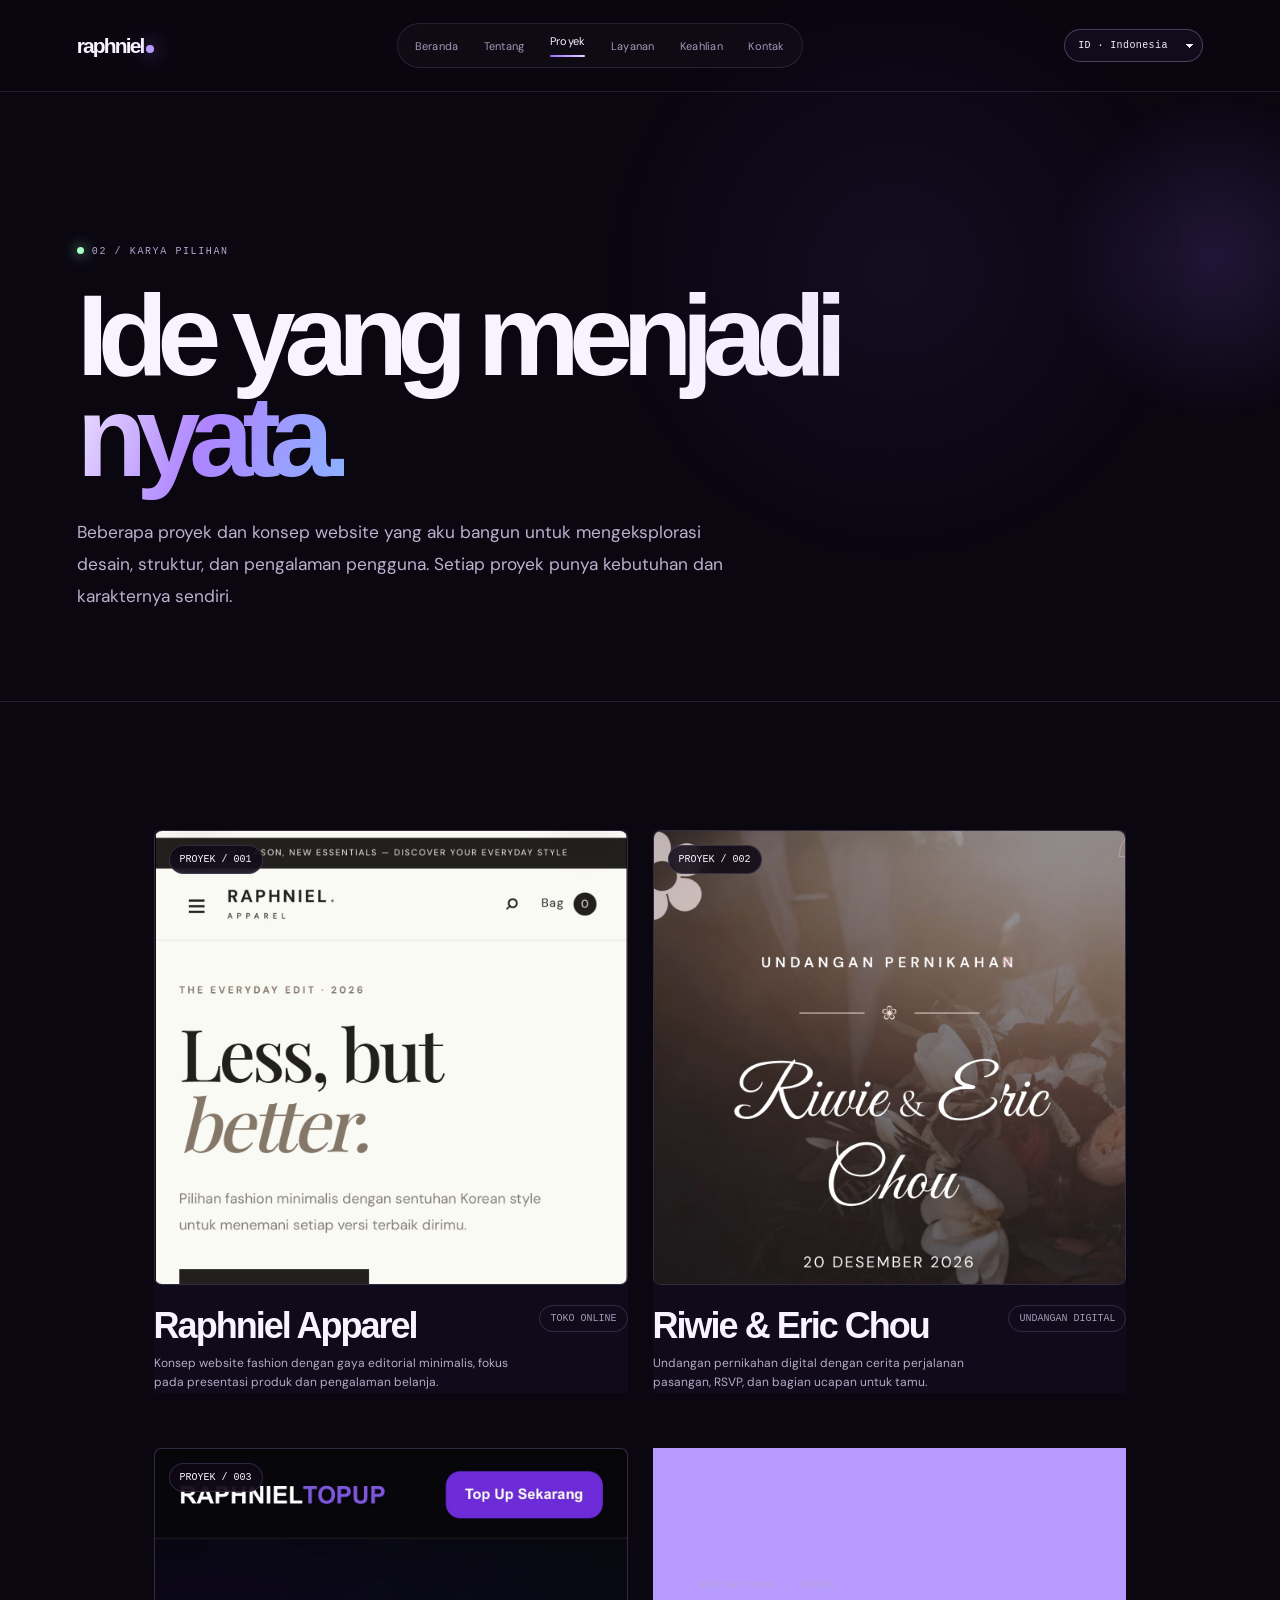
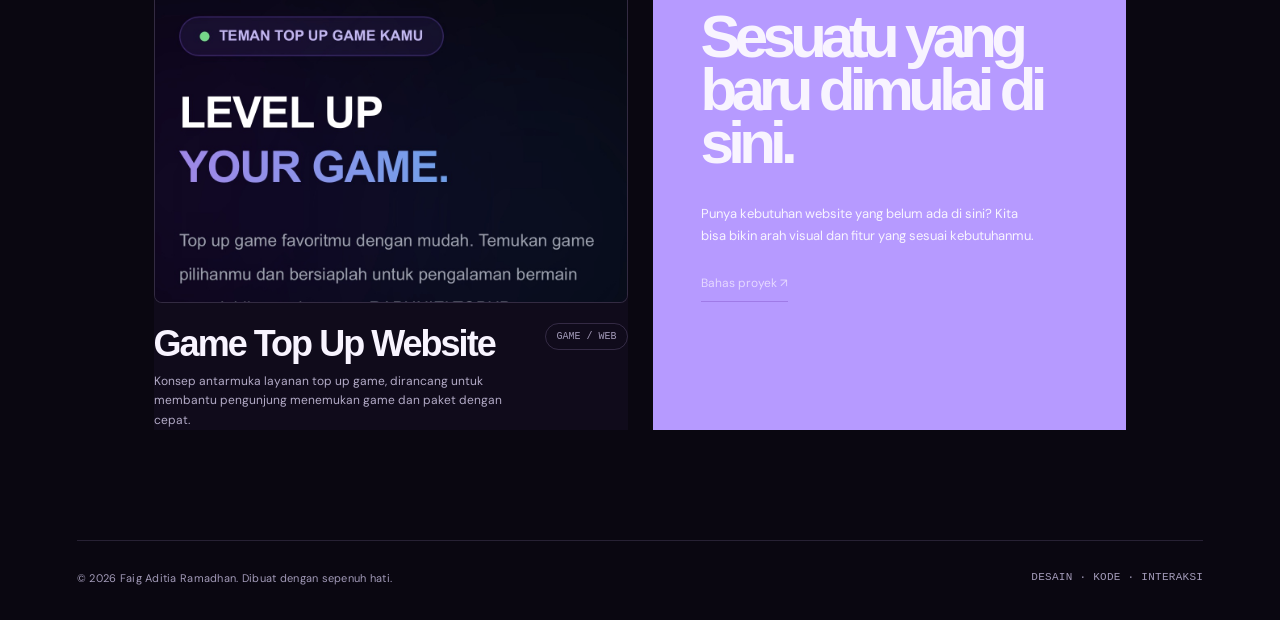
<file: living-interface-raphniel-logo-icons/living-interface/projects.html>
<!doctype html><html lang="id"><head><meta charset="utf-8"><meta name="viewport" content="width=device-width, initial-scale=1"><meta name="theme-color" content="#f2f0e9"><meta name="description" content="Faig Aditia Ramadhan — independent web developer crafting thoughtful digital experiences."><title>Projects — Raphniel</title><link rel="stylesheet" href="style.css"></head><body><div class="page-shell page-enter"><header class="site-header"><a class="brand" href="index.html" data-transition>raphniel<span></span></a><nav class="nav" aria-label="Main navigation"><a href="index.html" data-transition>Home</a><a href="about.html" data-transition>About</a><a href="projects.html" data-transition>Projects</a><a href="services.html" data-transition>Services</a><a href="skills.html" data-transition>Skills</a><a href="contact.html" data-transition>Contact</a></nav><label class="language-control"><span class="sr-only">Language</span><select class="language-select" aria-label="Select language"><option value="en">EN · English</option><option value="zh">中文 · 中文</option><option value="id">ID · Indonesia</option><option value="ja">日本語 · 日本語</option></select></label><button class="menu-toggle" aria-label="Open navigation" aria-expanded="false"><span class="menu-lines" aria-hidden="true"><i></i><i></i><i></i></span></button></header><main><section class="page-intro"><div class="eyebrow"><span class="dot"></span>02 / Selected work</div><h1 class="display">Ideas made<br><em>visible.</em></h1><p class="lead">Beberapa proyek dan konsep website yang aku bangun untuk mengeksplorasi desain, struktur, dan pengalaman pengguna. Setiap proyek punya kebutuhan dan karakternya sendiri.</p></section><section class="section" style="padding-bottom:20px"><div class="project-grid"><article class="project-card reveal"><div class="project-image"><img src="assets/raphniel-apparel.png" alt="Preview desain website Raphniel Apparel"><span class="image-label">PROJECT / 001</span></div><div class="project-meta"><div><h2>Raphniel Apparel</h2><p>Konsep website fashion dengan gaya editorial minimalis, fokus pada presentasi produk dan pengalaman belanja.</p></div><span class="project-kind">E-COMMERCE</span></div></article><article class="project-card reveal"><div class="project-image"><img src="assets/wedding-invitation.png" alt="Preview desain undangan digital Riwie dan Eric Chou"><span class="image-label">PROJECT / 002</span></div><div class="project-meta"><div><h2>Riwie & Eric Chou</h2><p>Undangan pernikahan digital dengan cerita perjalanan pasangan, RSVP, dan bagian ucapan untuk tamu.</p></div><span class="project-kind">DIGITAL INVITATION</span></div></article><article class="project-card reveal"><div class="project-image"><img src="assets/game-topup.png" alt="Preview desain website top up game"><span class="image-label">PROJECT / 003</span></div><div class="project-meta"><div><h2>Game Top Up Website</h2><p>Konsep antarmuka layanan top up game, dirancang untuk membantu pengunjung menemukan game dan paket dengan cepat.</p></div><span class="project-kind">GAMING / WEB</span></div></article><article class="project-card reveal" style="display:flex;flex-direction:column;justify-content:center;min-height:330px;background:var(--green);padding:clamp(24px,4vw,48px)"><span class="eyebrow">NEXT / YOUR IDEA</span><h2 class="display" style="font-size:clamp(34px,5vw,60px);margin:20px 0">Something<br>new starts here.</h2><p style="font-size:13px;line-height:1.7;max-width:340px">Punya kebutuhan website yang belum ada di sini? Kita bisa bikin arah visual dan fitur yang sesuai kebutuhanmu.</p><a class="text-link" style="align-self:flex-start;margin-top:15px" href="contact.html" data-transition>Bahas proyek ↗</a></article></div></section></main><footer class="site-footer"><span>© <span data-year></span> Faig Aditia Ramadhan. Made with intention.</span><span class="footer-right">DESIGN · CODE · INTERACTION</span></footer><div class="cursor-orb" aria-hidden="true"></div><button class="back-top" aria-label="Back to top">↑</button><script src="script.js"></script><script id="complete-language-layer">
(()=>{
const T={
'en':{'Konsep website fashion dengan gaya editorial minimalis, fokus pada presentasi produk dan pengalaman belanja.':'A fashion website concept with a minimalist editorial aesthetic, focused on product presentation and the shopping experience.','Konsep antarmuka layanan top up game, dirancang untuk membantu pengunjung menemukan game dan paket dengan cepat.':'A game top-up service interface designed to help visitors quickly find games and available packages.',
'Aku Faig. Aku merancang dan membangun website yang bukan cuma enak dilihat, tapi juga terasa jelas, responsif, dan menyenangkan saat digunakan.':'I’m Faig. I design and build websites that look thoughtful, feel clear, respond smoothly, and are enjoyable to use.',
'Lihat karya':'Explore my work','Mulai obrolan':'Start a conversation','Terbuka untuk proyek freelance':'Available for freelance projects','FAIG ADITIA RAMADHAN':'FAIG ADITIA RAMADHAN','CREATIVE DEVELOPER':'CREATIVE DEVELOPER','THOUGHTFUL':'THOUGHTFUL','BY DESIGN':'BY DESIGN','A few things I do':'A few things I do','Small details.':'Small details.','Better experiences.':'Better experiences.','Jelajahi layanan ↗':'Explore services ↗','Website yang membantu bisnis menjelaskan apa yang mereka tawarkan dengan lebih rapi dan meyakinkan.':'Websites that help businesses present what they offer clearly and confidently.','Halaman fokus untuk satu ide, satu tujuan, dan ajakan yang mudah ditemukan.':'Focused pages built around one idea, one goal, and a clear next step.','Undangan online yang punya cerita, detail personal, dan interaksi yang terasa hangat.':'Online invitations with a personal story, thoughtful details, and warm interactions.','Konsep toko fashion minimalis dengan fokus pada produk dan visual editorial.':'A minimalist fashion-store concept focused on products and editorial visuals.','Undangan pernikahan digital dengan timeline cerita, RSVP, dan ucapan.':'A digital wedding invitation with a story timeline, RSVP, and guest wishes.','Konsep antarmuka untuk katalog game, paket top up, dan alur pemesanan.':'An interface concept for a game catalogue, top-up packages, and ordering flow.','Lihat semua proyek ↗':'View all projects ↗','Made, tested,':'Made, tested,','and still learning.':'and still learning.','Independent Web Developer · Indonesia':'Independent Web Developer · Indonesia','Digital experiences':'Digital experiences','Built with curiosity':'Built with curiosity','Design meets function':'Design meets function',
'Aku percaya website yang bagus tidak harus berisik. Ia cukup punya tujuan yang jelas, detail yang dipikirkan, dan pengalaman yang terasa natural.':'I believe a good website does not need to be loud. It needs a clear purpose, considered details, and a natural experience.','Halo, aku Faig Aditia Ramadhan.':'Hello, I’m Faig Aditia Ramadhan.','Aku web developer independen dari Indonesia. Aku senang mengubah ide menjadi sesuatu yang bisa dibuka, dicoba, dan digunakan orang lain.':'I’m an independent web developer from Indonesia. I enjoy turning ideas into things people can open, explore, and use.','Fokusku ada di pengembangan website menggunakan HTML, CSS, dan JavaScript. Aku juga terus mengeksplorasi tools dan teknologi lain sambil mengerjakan proyek nyata—mulai dari website fashion sampai undangan digital.':'I focus on website development with HTML, CSS, and JavaScript. I also explore other tools and technologies through real projects, from fashion websites to digital invitations.','Bagiku, prosesnya bukan cuma menulis kode. Aku memperhatikan ritme layout, cara orang membaca halaman, bagaimana tampilan berubah di layar kecil, dan detail kecil yang membuat sebuah website terasa selesai.':'For me, it is about more than writing code. I pay attention to layout rhythm, how people read a page, how it adapts to small screens, and the details that make a website feel complete.','Fokus':'Focus','Web development & visual design':'Web development & visual design','Tools sehari-hari':'Everyday tools','Jenis proyek':'Project types','Website bisnis, portfolio, undangan digital':'Business websites, portfolios, digital invitations','Lokasi':'Location','Indonesia · Remote friendly':'Indonesia · Remote friendly','Kenalan lebih lanjut':'Get to know me','Kolaborasi yang baik dimulai dari komunikasi jelas, proses yang nyaman, dan perhatian pada detail di setiap proyek.':'Good collaboration starts with clear communication, a comfortable process, and attention to detail in every project.','Mulai ngobrol ↗':'Start a conversation ↗','/ 5.0 average rating':'/ 5.0 average rating','CLIENTS':'CLIENTS','TRUST':'TRUST','QUALITY':'QUALITY','CARE':'CARE','Good work':'Good work','builds trust.':'builds trust.','Happy clients':'Happy clients','Average star rating':'Average star rating','Attention to detail':'Attention to detail',
'Beberapa proyek dan konsep website yang aku bangun untuk mengeksplorasi desain, struktur, dan pengalaman pengguna. Setiap proyek punya kebutuhan dan karakternya sendiri.':'A selection of website projects and concepts exploring design, structure, and user experience. Each has its own needs and character.','Konsep website fashion dengan gaya editorial minimalis, fokus pada presentasi produk dan pengalaman belanja.':'A fashion website concept with a minimalist editorial style, focused on product presentation and shopping experience.','Undangan pernikahan digital dengan cerita perjalanan pasangan, RSVP, dan bagian ucapan untuk tamu.':'A digital wedding invitation featuring the couple’s story, RSVP, and guest wishes.','Konsep antarmuka layanan top up game, dirancang untuk membantu pengunjung menemukan game dan paket dengan cepat.':'A game top-up service interface concept designed to help visitors find games and packages quickly.','Something':'Something','new starts here.':'new starts here.','Punya kebutuhan website yang belum ada di sini? Kita bisa bikin arah visual dan fitur yang sesuai kebutuhanmu.':'Have a website need you do not see here? We can shape the visuals and features around your goals.','Bahas proyek ↗':'Discuss a project ↗',
'Teknologi yang kupakai berkembang seiring proyek dan proses belajar. Ini gambaran area yang sedang kugunakan dan pelajari—bukan daftar yang berhenti di sini.':'The technologies I use evolve with each project and learning step. This is a snapshot of what I use and explore—not a final list.','Menyusun struktur halaman, layout responsif, komponen interaktif, dan detail animasi yang tidak mengganggu penggunaan.':'Building page structure, responsive layouts, interactive components, and motion details that do not get in the way.','Mengeksplorasi logika program, integrasi API, pengelolaan versi, dan dasar pengembangan aplikasi web.':'Exploring program logic, API integration, version control, and the fundamentals of web application development.','Mengeksplorasi arah visual, merapikan aset, menguji layout, dan menjaga desain tetap konsisten dari awal sampai akhir.':'Exploring visual direction, preparing assets, testing layouts, and keeping the design consistent from start to finish.','Tools membantu mempercepat proses, tetapi keputusan tetap perlu dibuat dengan konteks: siapa pengguna, apa tujuan halaman, dan apa yang benar-benar perlu ada.':'Tools can speed up the process, but decisions still need context: who is using the page, what it should achieve, and what genuinely belongs there.','Lihat penerapannya di proyek ↗':'See it in the projects ↗',
'Aku membantu merapikan ide dan menerjemahkannya menjadi website yang mudah dipahami, nyaman digunakan, dan sesuai karakter brand atau acara.':'I help shape ideas into websites that are easy to understand, comfortable to use, and true to a brand or event.','Untuk memperkenalkan bisnis, menjelaskan layanan, menampilkan portofolio, dan membuat informasi kontak mudah ditemukan.':'Introduce a business, explain its services, showcase work, and make contact information easy to find.','Halaman promosi yang fokus pada satu tujuan, dengan struktur konten jelas dan tombol tindakan yang tidak membingungkan.':'A focused promotional page with clear content and an easy-to-understand call to action.','Undangan online personal dengan informasi acara, cerita, galeri, RSVP, dan elemen interaktif sesuai kebutuhan.':'Personal online invitations with event details, stories, galleries, RSVP, and useful interactions.','Punya ide yang lebih spesifik? Kita bisa mulai dari kebutuhan utama, lalu menentukan struktur dan fitur yang realistis.':'Have a more specific idea? We can start with the core need, then define a realistic structure and feature set.','Memahami tujuan, siapa yang akan memakai website, dan informasi apa yang paling penting.':'Understand the goal, who will use the website, and which information matters most.','Menyusun struktur, tampilan, dan interaksi sambil menjaga pengalaman mobile tetap nyaman.':'Shape the structure, visuals, and interactions while keeping the mobile experience comfortable.','Mengecek detail, memperbaiki bagian yang kurang pas, dan menyiapkan website untuk dipublikasikan.':'Check the details, refine what needs improvement, and prepare the website for launch.',
'Punya ide website, butuh bantuan untuk proyek, atau sekadar mau tanya dulu? Kirim pesan. Kita mulai dari obrolan sederhana.':'Have a website idea, need help with a project, or just want to ask a question? Send a message and we can start with a simple conversation.','Saat ini terbuka untuk diskusi proyek':'Currently open to project discussions','Kalau menghubungi lewat email atau WhatsApp, boleh sertakan gambaran singkat proyek, target waktu, dan referensi yang kamu suka. Tidak perlu sudah punya semuanya—kita bisa susun bersama.':'When contacting me by email or WhatsApp, feel free to include a short project overview, timeline, and references you like. You do not need to have everything figured out—we can work it out together.',
'Web development & visual design':'Web development & visual design','A clear process,':'A clear process,','without the fuss.':'without the fuss.','Tools are useful.':'Tools are useful.','Curiosity matters.':'Curiosity matters.','Building the interface':'Building the interface','Making things work':'Making things work','Thinking visually':'Thinking visually','Keep it human':'Keep it human','From first idea':'From first idea','online.':'online.','Have an idea?':'Have an idea?','Let’s make it real.':'Let’s make it real.','Good work':'Good work','starts with':'starts with','a conversation.':'a conversation.','CLIENT EXPERIENCE':'CLIENT EXPERIENCE','20 clients.':'20 clients.','One standard: quality.':'One standard: quality.'},
'zh':{'Konsep website fashion dengan gaya editorial minimalis, fokus pada presentasi produk dan pengalaman belanja.':'极简编辑风格的时尚网站概念，注重产品展示与购物体验。','Konsep antarmuka layanan top up game, dirancang untuk membantu pengunjung menemukan game dan paket dengan cepat.':'游戏充值服务的界面概念，旨在帮助访客快速找到游戏和充值套餐。',
'Home':'首页','About':'关于我','Projects':'项目','Services':'服务','Skills':'技能','Contact':'联系','Language':'语言','Independent Web Developer · Indonesia':'独立网页开发者 · 印度尼西亚','Aku Faig. Aku merancang dan membangun website yang bukan cuma enak dilihat, tapi juga terasa jelas, responsif, dan menyenangkan saat digunakan.':'我是 Faig。我设计并制作网站，让它不仅美观，也清晰、响应迅速且易于使用。','Lihat karya':'查看作品','Mulai obrolan':'开始交流','Terbuka untuk proyek freelance':'接受自由职业项目','CREATIVE DEVELOPER':'创意开发者','A few things I do':'我提供的一些服务','Small details.':'关注细节，','Better experiences.':'创造更好的体验。','Jelajahi layanan ↗':'浏览服务 ↗','Business websites':'商业网站','Landing pages':'着陆页','Digital invitations':'电子请柬','Website yang membantu bisnis menjelaskan apa yang mereka tawarkan dengan lebih rapi dan meyakinkan.':'帮助企业清晰、自信地展示业务与服务的网站。','Halaman fokus untuk satu ide, satu tujuan, dan ajakan yang mudah ditemukan.':'围绕一个想法、一个目标和明确行动设计的页面。','Undangan online yang punya cerita, detail personal, dan interaksi yang terasa hangat.':'具有个人故事、贴心细节和温暖互动的线上邀请函。','Selected work':'精选作品','Made, tested,':'制作、测试，','and still learning.':'持续学习。','Lihat semua proyek ↗':'查看全部项目 ↗','Konsep toko fashion minimalis dengan fokus pada produk dan visual editorial.':'极简时尚网店概念，注重产品展示与编辑式视觉。','Undangan pernikahan digital dengan timeline cerita, RSVP, dan ucapan.':'带有爱情故事时间线、回复确认和祝福留言的电子婚礼请柬。','Konsep antarmuka untuk katalog game, paket top up, dan alur pemesanan.':'游戏目录、充值套餐和下单流程的界面概念。','Aku percaya website yang bagus tidak harus berisik. Ia cukup punya tujuan yang jelas, detail yang dipikirkan, dan pengalaman yang terasa natural.':'我相信优秀的网站不必喧闹。它只需要明确的目标、经过推敲的细节和自然的使用体验。','Halo, aku Faig Aditia Ramadhan.':'你好，我是 Faig Aditia Ramadhan。','Aku web developer independen dari Indonesia. Aku senang mengubah ide menjadi sesuatu yang bisa dibuka, dicoba, dan digunakan orang lain.':'我是一名来自印度尼西亚的独立网页开发者，喜欢把想法变成可以打开、探索和使用的作品。','Fokus':'专注领域','Tools sehari-hari':'日常工具','Jenis proyek':'项目类型','Lokasi':'地点','Indonesia · Remote friendly':'印度尼西亚 · 支持远程','Kenalan lebih lanjut':'进一步了解 ↗','CLIENT EXPERIENCE':'客户体验','20 clients.':'20 位客户。','One standard: quality.':'始终坚持品质。','Kolaborasi yang baik dimulai dari komunikasi jelas, proses yang nyaman, dan perhatian pada detail di setiap proyek.':'良好的合作始于清晰沟通、舒适的流程，以及对每个项目细节的关注。','Mulai ngobrol ↗':'开始交流 ↗','Happy clients':'满意的客户','Average star rating':'平均星级评分','Attention to detail':'注重细节','Beberapa proyek dan konsep website yang aku bangun untuk mengeksplorasi desain, struktur, dan pengalaman pengguna. Setiap proyek punya kebutuhan dan karakternya sendiri.':'这里展示了一些探索设计、结构和用户体验的网站项目与概念。每个项目都有自己的需求和特点。','Konsep website fashion dengan gaya editorial minimalis, fokus pada presentasi produk dan pengalaman belanja.':'极简编辑风格的时尚网站概念，注重产品展示与购物体验。','Undangan pernikahan digital dengan cerita perjalanan pasangan, RSVP, dan bagian ucapan untuk tamu.':'包含新人故事、出席回复和宾客祝福的电子婚礼请柬。','Konsep antarmuka layanan top up game, dirancang untuk membantu pengunjung menemukan game dan paket dengan cepat.':'帮助访客快速找到游戏和充值套餐的游戏充值服务界面概念。','Something':'新的','new starts here.':'想法，从这里开始。','Punya kebutuhan website yang belum ada di sini? Kita bisa bikin arah visual dan fitur yang sesuai kebutuhanmu.':'没有找到你需要的网站类型？我们可以根据目标规划视觉风格和功能。','Bahas proyek ↗':'讨论项目 ↗','Teknologi yang kupakai berkembang seiring proyek dan proses belajar. Ini gambaran area yang sedang kugunakan dan pelajari—bukan daftar yang berhenti di sini.':'我使用的技术会随着项目和学习不断发展。这里展示的是目前使用和探索的方向，并非最终清单。','Menyusun struktur halaman, layout responsif, komponen interaktif, dan detail animasi yang tidak mengganggu penggunaan.':'构建页面结构、响应式布局、交互组件和不影响使用体验的动画细节。','Mengeksplorasi logika program, integrasi API, pengelolaan versi, dan dasar pengembangan aplikasi web.':'探索程序逻辑、API 集成、版本管理和网页应用开发基础。','Mengeksplorasi arah visual, merapikan aset, menguji layout, dan menjaga desain tetap konsisten dari awal sampai akhir.':'探索视觉方向、整理素材、测试布局，并保持设计前后一致。','Tools membantu mempercepat proses, tetapi keputusan tetap perlu dibuat dengan konteks: siapa pengguna, apa tujuan halaman, dan apa yang benar-benar perlu ada.':'工具可以加快流程，但决策仍需考虑使用者、页面目标以及真正必要的内容。','Lihat penerapannya di proyek ↗':'查看项目中的应用 ↗','Aku membantu merapikan ide dan menerjemahkannya menjadi website yang mudah dipahami, nyaman digunakan, dan sesuai karakter brand atau acara.':'我帮助梳理想法，并将其转化为易理解、易使用且符合品牌或活动风格的网站。','Untuk memperkenalkan bisnis, menjelaskan layanan, menampilkan portofolio, dan membuat informasi kontak mudah ditemukan.':'介绍业务、说明服务、展示作品，并让联系信息一目了然。','Halaman promosi yang fokus pada satu tujuan, dengan struktur konten jelas dan tombol tindakan yang tidak membingungkan.':'目标明确、内容清晰、行动按钮直观的推广页面。','Undangan online personal dengan informasi acara, cerita, galeri, RSVP, dan elemen interaktif sesuai kebutuhan.':'包含活动信息、故事、相册、回复确认和互动元素的个性化电子请柬。','Punya ide yang lebih spesifik? Kita bisa mulai dari kebutuhan utama, lalu menentukan struktur dan fitur yang realistis.':'有更具体的想法吗？我们可以从核心需求出发，规划实际可行的结构和功能。','Memahami tujuan, siapa yang akan memakai website, dan informasi apa yang paling penting.':'了解目标、使用者，以及最重要的信息。','Menyusun struktur, tampilan, dan interaksi sambil menjaga pengalaman mobile tetap nyaman.':'规划结构、视觉和交互，同时确保移动端体验舒适。','Mengecek detail, memperbaiki bagian yang kurang pas, dan menyiapkan website untuk dipublikasikan.':'检查细节、改进不足，并准备发布网站。','Punya ide website, butuh bantuan untuk proyek, atau sekadar mau tanya dulu? Kirim pesan. Kita mulai dari obrolan sederhana.':'有网站想法、需要项目协助，或只是想先问问？欢迎发消息，我们可以从简单交流开始。','Saat ini terbuka untuk diskusi proyek':'目前欢迎讨论项目','Kalau menghubungi lewat email atau WhatsApp, boleh sertakan gambaran singkat proyek, target waktu, dan referensi yang kamu suka. Tidak perlu sudah punya semuanya—kita bisa susun bersama.':'通过电子邮件或 WhatsApp 联系时，可以附上简短的项目介绍、时间安排和喜欢的参考案例。不必事先准备齐全，我们可以一起梳理。'},
'id':{},
'ja':{'Konsep website fashion dengan gaya editorial minimalis, fokus pada presentasi produk dan pengalaman belanja.':'ミニマルなエディトリアルスタイルを採用し、商品紹介とショッピング体験を重視したファッションサイトのコンセプト。','Konsep antarmuka layanan top up game, dirancang untuk membantu pengunjung menemukan game dan paket dengan cepat.':'ゲームタイトルやチャージプランをすばやく見つけられるように設計された、ゲームチャージサービスのインターフェースコンセプト。','Home':'ホーム','About':'プロフィール','Projects':'制作実績','Services':'サービス','Skills':'スキル','Contact':'連絡先','Language':'言語','Independent Web Developer · Indonesia':'インドネシアの独立系ウェブ開発者','Aku Faig. Aku merancang dan membangun website yang bukan cuma enak dilihat, tapi juga terasa jelas, responsif, dan menyenangkan saat digunakan.':'Faigです。見た目だけでなく、分かりやすく、素早く反応し、快適に使えるウェブサイトを設計・制作しています。','Lihat karya':'制作実績を見る','Mulai obrolan':'相談を始める','Terbuka untuk proyek freelance':'フリーランス案件を受付中','CREATIVE DEVELOPER':'クリエイティブ開発者','A few things I do':'取り組んでいること','Small details.':'小さな工夫が、','Better experiences.':'より良い体験を生む。','Jelajahi layanan ↗':'サービスを見る ↗','Business websites':'ビジネスサイト','Landing pages':'ランディングページ','Digital invitations':'デジタル招待状','Website yang membantu bisnis menjelaskan apa yang mereka tawarkan dengan lebih rapi dan meyakinkan.':'事業やサービスを明確かつ自信を持って伝えるウェブサイト。','Halaman fokus untuk satu ide, satu tujuan, dan ajakan yang mudah ditemukan.':'一つのアイデアと目標、分かりやすい行動導線に集中したページ。','Undangan online yang punya cerita, detail personal, dan interaksi yang terasa hangat.':'個人的なストーリーと心地よい操作を備えたオンライン招待状。','Selected work':'制作実績','Made, tested,':'制作し、試し、','and still learning.':'学び続ける。','Lihat semua proyek ↗':'制作実績一覧 ↗','Konsep toko fashion minimalis dengan fokus pada produk dan visual editorial.':'商品とエディトリアルなビジュアルを重視したミニマルなファッションサイトの構想。','Undangan pernikahan digital dengan timeline cerita, RSVP, dan ucapan.':'ストーリーのタイムライン、出欠確認、メッセージ機能を備えたデジタル結婚式招待状。','Konsep antarmuka untuk katalog game, paket top up, dan alur pemesanan.':'ゲーム一覧、チャージプラン、注文フローのインターフェース構想。','Aku percaya website yang bagus tidak harus berisik. Ia cukup punya tujuan yang jelas, detail yang dipikirkan, dan pengalaman yang terasa natural.':'良いウェブサイトは派手である必要はありません。明確な目的、考え抜かれた細部、自然な使い心地が大切です。','Halo, aku Faig Aditia Ramadhan.':'こんにちは、Faig Aditia Ramadhanです。','Aku web developer independen dari Indonesia. Aku senang mengubah ide menjadi sesuatu yang bisa dibuka, dicoba, dan digunakan orang lain.':'インドネシアを拠点とするフリーランスのウェブ開発者です。アイデアを人が実際に開いて試し、使えるものにすることが好きです。','Fokus':'得意分野','Tools sehari-hari':'普段使うツール','Jenis proyek':'プロジェクトの種類','Lokasi':'所在地','Indonesia · Remote friendly':'インドネシア · リモート対応','Kenalan lebih lanjut':'詳しく知る ↗','CLIENT EXPERIENCE':'クライアント体験','20 clients.':'20人のクライアント。','One standard: quality.':'基準は品質。','Kolaborasi yang baik dimulai dari komunikasi jelas, proses yang nyaman, dan perhatian pada detail di setiap proyek.':'良い協業は、明確なコミュニケーション、心地よい進行、細部への配慮から始まります。','Mulai ngobrol ↗':'相談を始める ↗','Happy clients':'満足したクライアント','Average star rating':'平均評価','Attention to detail':'細部へのこだわり','Beberapa proyek dan konsep website yang aku bangun untuk mengeksplorasi desain, struktur, dan pengalaman pengguna. Setiap proyek punya kebutuhan dan karakternya sendiri.':'デザイン、構成、ユーザー体験を探るウェブサイトのプロジェクトと構想を紹介します。それぞれに異なる目的と個性があります。','Punya kebutuhan website yang belum ada di sini? Kita bisa bikin arah visual dan fitur yang sesuai kebutuhanmu.':'ここにないウェブサイトのご要望も、目的に合わせてビジュアルや機能を一緒に考えられます。','Bahas proyek ↗':'プロジェクトを相談 ↗','Teknologi yang kupakai berkembang seiring proyek dan proses belajar. Ini gambaran area yang sedang kugunakan dan pelajari—bukan daftar yang berhenti di sini.':'使用する技術はプロジェクトや学習とともに変化します。ここでは現在使っているもの、学んでいるものを紹介します。','Tools membantu mempercepat proses, tetapi keputusan tetap perlu dibuat dengan konteks: siapa pengguna, apa tujuan halaman, dan apa yang benar-benar perlu ada.':'ツールは作業を速めますが、誰が使うのか、ページの目的は何か、本当に必要な要素は何かを考えて判断することが大切です。','Lihat penerapannya di proyek ↗':'制作例を見る ↗','Aku membantu merapikan ide dan menerjemahkannya menjadi website yang mudah dipahami, nyaman digunakan, dan sesuai karakter brand atau acara.':'アイデアを整理し、分かりやすく使いやすい、ブランドやイベントに合ったウェブサイトへと形にします。','Punya ide website, butuh bantuan untuk proyek, atau sekadar mau tanya dulu? Kirim pesan. Kita mulai dari obrolan sederhana.':'ウェブサイトのアイデアやプロジェクトの相談、ちょっとした質問でも歓迎です。まずは気軽にメッセージしてください。','Saat ini terbuka untuk diskusi proyek':'現在、プロジェクトのご相談を受付中','Kalau menghubungi lewat email atau WhatsApp, boleh sertakan gambaran singkat proyek, target waktu, dan referensi yang kamu suka. Tidak perlu sudah punya semuanya—kita bisa susun bersama.':'メールやWhatsAppで連絡する際は、プロジェクト概要、希望時期、参考資料を添えてください。すべて決まっていなくても、一緒に整理できます。'}
};
// Indonesian is the source language; translations fall back to the original only when no phrase is listed.

Object.assign(T.en, {"Home": "Home", "About": "About", "Projects": "Projects", "Services": "Services", "Skills": "Skills", "Contact": "Contact", "Language": "Language", "05 / Let's connect": "05 / Let's connect", "Have an idea?": "Have an idea?", "Let's make it real.": "Let's make it real.", "Good work": "Good work", "starts with": "starts with", "a conversation.": "a conversation.", "WHATSAPP": "WHATSAPP", "INSTAGRAM": "INSTAGRAM", "EMAIL": "EMAIL", "01 / About me": "01 / About me", "Curious by nature.": "Curious by nature.", "Built by making.": "Built by making.", "CLIENT EXPERIENCE": "CLIENT EXPERIENCE", "20 clients.": "20 clients.", "One standard: quality.": "One standard: quality.", "★": "★", "0.0": "0.0", "/ 5.0 average rating": "/ 5.0 average rating", "0": "0", "CLIENTS": "CLIENTS", "TRUST": "TRUST", "4.8 ★": "4.8 ★", "QUALITY": "QUALITY", "CARE": "CARE", "Happy clients": "Happy clients", "Average star rating": "Average star rating", "Attention to detail": "Attention to detail", "02 / Selected work": "02 / Selected work", "Ideas made": "Ideas made", "visible.": "visible.", "PROJECT / 001": "PROJECT / 001", "E-COMMERCE": "E-COMMERCE", "PROJECT / 002": "PROJECT / 002", "DIGITAL INVITATION": "DIGITAL INVITATION", "PROJECT / 003": "PROJECT / 003", "GAMING / WEB": "GAMING / WEB", "NEXT / YOUR IDEA": "NEXT / YOUR IDEA", "Something": "Something", "new starts here.": "new starts here.", "04 / Tools & technology": "04 / Tools & technology", "Tools are useful.": "Tools are useful.", "Curiosity matters.": "Curiosity matters.", "01 / Frontend": "01 / Frontend", "Building the interface": "Building the interface", "02 / Backend & logic": "02 / Backend & logic", "Making things work": "Making things work", "03 / Design tools": "03 / Design tools", "Thinking visually": "Thinking visually", "04 / Working principle": "04 / Working principle", "Keep it human": "Keep it human", "03 / What I do": "03 / What I do", "From first idea": "From first idea", "to": "to", "online.": "online.", "Business website": "Business website", "Landing page": "Landing page", "Digital invitation": "Digital invitation", "Custom web concept": "Custom web concept", "How I approach a project": "How I approach a project", "A clear process,": "A clear process,", "without the fuss.": "without the fuss.", "STEP 01": "STEP 01", "Listen & map": "Listen & map", "STEP 02": "STEP 02", "Design & build": "Design & build", "STEP 03": "STEP 03", "Review & refine": "Review & refine", "Independent Web Developer · Indonesia": "Independent Web Developer · Indonesia", "Websites with": "Websites with", "a little more": "a little more", "life.": "life.", "↗": "↗", "PORTRAIT / 001": "PORTRAIT / 001", "THOUGHTFUL": "THOUGHTFUL", "BY DESIGN": "BY DESIGN", "Digital experiences": "Digital experiences", "Built with curiosity": "Built with curiosity", "Design meets function": "Design meets function", "A few things I do": "A few things I do", "Small details.": "Small details.", "Better experiences.": "Better experiences.", "01 / BUILD": "01 / BUILD", "Business websites": "Business websites", "02 / SHAPE": "02 / SHAPE", "Landing pages": "Landing pages", "03 / PERSONALISE": "03 / PERSONALISE", "Digital invitations": "Digital invitations", "Selected work": "Selected work", "Made, tested,": "Made, tested,", "and still learning.": "and still learning.", "01 / E-COMMERCE": "01 / E-COMMERCE", "02 / INVITATION": "02 / INVITATION", "03 / GAMING": "03 / GAMING", "Game Top Up": "Game Top Up", "©": "©", "Faig Aditia Ramadhan. Made with intention.": "Faig Aditia Ramadhan. Made with intention.", "DESIGN · CODE · INTERACTION": "DESIGN · CODE · INTERACTION", "Back to top": "Back to top", "Open navigation": "Open navigation", "Select language": "Select language", "Punya ide website, butuh bantuan untuk proyek, atau sekadar mau tanya dulu? Kirim pesan. Kita mulai dari obrolan sederhana.": "Have a website idea, need help with a project, or just want to ask a question? Send a message. Let’s start with a simple conversation.", "Saat ini terbuka untuk diskusi proyek": "Currently open to discussing projects", "Kalau menghubungi lewat email atau WhatsApp, boleh sertakan gambaran singkat proyek, target waktu, dan referensi yang kamu suka. Tidak perlu sudah punya semuanya—kita bisa susun bersama.": "When contacting me by email or WhatsApp, feel free to include a short project overview, timeline, and references you like. You don’t need to have everything figured out—we can work it out together.", "Aku percaya website yang bagus tidak harus berisik. Ia cukup punya tujuan yang jelas, detail yang dipikirkan, dan pengalaman yang terasa natural.": "I believe a good website doesn’t need to be loud. It needs a clear purpose, thoughtful details, and a natural experience.", "Halo, aku Faig Aditia Ramadhan.": "Hello, I’m Faig Aditia Ramadhan.", "Aku web developer independen dari Indonesia. Aku senang mengubah ide menjadi sesuatu yang bisa dibuka, dicoba, dan digunakan orang lain.": "I’m an independent web developer from Indonesia. I enjoy turning ideas into things people can open, explore, and use.", "Fokusku ada di pengembangan website menggunakan HTML, CSS, dan JavaScript. Aku juga terus mengeksplorasi tools dan teknologi lain sambil mengerjakan proyek nyata—mulai dari website fashion sampai undangan digital.": "I focus on website development using HTML, CSS, and JavaScript. I also explore other tools and technologies while building real projects—from fashion websites to digital invitations.", "Bagiku, prosesnya bukan cuma menulis kode. Aku memperhatikan ritme layout, cara orang membaca halaman, bagaimana tampilan berubah di layar kecil, dan detail kecil yang membuat sebuah website terasa selesai.": "For me, it’s about more than writing code. I pay attention to layout rhythm, how people read a page, how it adapts to smaller screens, and the small details that make a website feel complete.", "Fokus": "Focus", "Web development & visual design": "Web development & visual design", "Tools sehari-hari": "Everyday tools", "Jenis proyek": "Project types", "Website bisnis, portfolio, undangan digital": "Business websites, portfolios, digital invitations", "Lokasi": "Location", "Indonesia · Remote friendly": "Indonesia · Remote friendly", "Kenalan lebih lanjut": "Get to know me", "Kolaborasi yang baik dimulai dari komunikasi jelas, proses yang nyaman, dan perhatian pada detail di setiap proyek.": "Good collaboration starts with clear communication, a comfortable process, and attention to detail in every project.", "Mulai ngobrol ↗": "Start a conversation ↗", "Beberapa proyek dan konsep website yang aku bangun untuk mengeksplorasi desain, struktur, dan pengalaman pengguna. Setiap proyek punya kebutuhan dan karakternya sendiri.": "A selection of website projects and concepts exploring design, structure, and user experience. Each has its own needs and character.", "Konsep website fashion dengan gaya editorial minimalis, fokus pada presentasi produk dan pengalaman belanja.": "A fashion website concept with a minimalist editorial style, focused on product presentation and shopping experience.", "Undangan pernikahan digital dengan cerita perjalanan pasangan, RSVP, dan bagian ucapan untuk tamu.": "A digital wedding invitation featuring the couple’s story, RSVP, and a guest-wishes section.", "Konsep antarmuka layanan top up game, dirancang untuk membantu pengunjung menemukan game dan paket dengan cepat.": "A game top-up service interface concept designed to help visitors find games and packages quickly.", "Punya kebutuhan website yang belum ada di sini? Kita bisa bikin arah visual dan fitur yang sesuai kebutuhanmu.": "Need a website that isn’t shown here? We can shape the visuals and features around your needs.", "Bahas proyek ↗": "Discuss a project ↗", "Teknologi yang kupakai berkembang seiring proyek dan proses belajar. Ini gambaran area yang sedang kugunakan dan pelajari—bukan daftar yang berhenti di sini.": "The technologies I use evolve with my projects and learning. This is a snapshot of what I use and study—not a final list.", "Menyusun struktur halaman, layout responsif, komponen interaktif, dan detail animasi yang tidak mengganggu penggunaan.": "Building page structure, responsive layouts, interactive components, and subtle animations that don’t get in the way.", "Mengeksplorasi logika program, integrasi API, pengelolaan versi, dan dasar pengembangan aplikasi web.": "Exploring program logic, API integration, version control, and the fundamentals of web application development.", "Mengeksplorasi arah visual, merapikan aset, menguji layout, dan menjaga desain tetap konsisten dari awal sampai akhir.": "Exploring visual direction, organizing assets, testing layouts, and keeping the design consistent from start to finish.", "Tools membantu mempercepat proses, tetapi keputusan tetap perlu dibuat dengan konteks: siapa pengguna, apa tujuan halaman, dan apa yang benar-benar perlu ada.": "Tools can speed up the process, but decisions still need context: who the users are, what the page should achieve, and what truly needs to be there.", "Lihat penerapannya di proyek ↗": "See it applied in projects ↗", "Aku membantu merapikan ide dan menerjemahkannya menjadi website yang mudah dipahami, nyaman digunakan, dan sesuai karakter brand atau acara.": "I help shape ideas into websites that are easy to understand, comfortable to use, and suited to a brand or event.", "Untuk memperkenalkan bisnis, menjelaskan layanan, menampilkan portofolio, dan membuat informasi kontak mudah ditemukan.": "For introducing a business, explaining services, showcasing a portfolio, and making contact details easy to find.", "Halaman promosi yang fokus pada satu tujuan, dengan struktur konten jelas dan tombol tindakan yang tidak membingungkan.": "A promotional page focused on one goal, with clear content structure and straightforward calls to action.", "Undangan online personal dengan informasi acara, cerita, galeri, RSVP, dan elemen interaktif sesuai kebutuhan.": "A personal online invitation with event details, a story, gallery, RSVP, and interactive elements tailored to the occasion.", "Punya ide yang lebih spesifik? Kita bisa mulai dari kebutuhan utama, lalu menentukan struktur dan fitur yang realistis.": "Have a more specific idea? We can start with the core needs, then define a realistic structure and feature set.", "Memahami tujuan, siapa yang akan memakai website, dan informasi apa yang paling penting.": "Understanding the goal, who will use the website, and which information matters most.", "Menyusun struktur, tampilan, dan interaksi sambil menjaga pengalaman mobile tetap nyaman.": "Planning the structure, visuals, and interactions while keeping the mobile experience comfortable.", "Mengecek detail, memperbaiki bagian yang kurang pas, dan menyiapkan website untuk dipublikasikan.": "Checking details, refining what needs improvement, and preparing the website for publication."});
Object.assign(T.id, {"Home": "Beranda", "About": "Tentang", "Projects": "Proyek", "Services": "Layanan", "Skills": "Keahlian", "Contact": "Kontak", "Language": "Bahasa", "05 / Let's connect": "05 / Mari terhubung", "Have an idea?": "Punya ide?", "Let's make it real.": "Mari wujudkan.", "Good work": "Karya yang baik", "starts with": "dimulai dari", "a conversation.": "sebuah percakapan.", "WHATSAPP": "WHATSAPP", "INSTAGRAM": "INSTAGRAM", "EMAIL": "EMAIL", "01 / About me": "01 / Tentang saya", "Curious by nature.": "Selalu ingin tahu.", "Built by making.": "Berkembang lewat berkarya.", "CLIENT EXPERIENCE": "PENGALAMAN KLIEN", "20 clients.": "20 klien.", "One standard: quality.": "Satu standar: kualitas.", "/ 5.0 average rating": "/ 5.0 rata-rata penilaian", "CLIENTS": "KLIEN", "TRUST": "KEPERCAYAAN", "QUALITY": "KUALITAS", "CARE": "PERHATIAN", "Happy clients": "Klien puas", "Average star rating": "Rata-rata penilaian bintang", "Attention to detail": "Perhatian pada detail", "02 / Selected work": "02 / Karya pilihan", "Ideas made": "Ide yang menjadi", "visible.": "nyata.", "PROJECT / 001": "PROYEK / 001", "E-COMMERCE": "TOKO ONLINE", "PROJECT / 002": "PROYEK / 002", "DIGITAL INVITATION": "UNDANGAN DIGITAL", "PROJECT / 003": "PROYEK / 003", "GAMING / WEB": "GAME / WEB", "NEXT / YOUR IDEA": "BERIKUTNYA / IDEMU", "Something": "Sesuatu yang", "new starts here.": "baru dimulai di sini.", "04 / Tools & technology": "04 / Alat & teknologi", "Tools are useful.": "Alat itu berguna.", "Curiosity matters.": "Rasa ingin tahu itu penting.", "01 / Frontend": "01 / Frontend", "Building the interface": "Membangun antarmuka", "02 / Backend & logic": "02 / Backend & logika", "Making things work": "Membuat semuanya berfungsi", "03 / Design tools": "03 / Alat desain", "Thinking visually": "Berpikir secara visual", "04 / Working principle": "04 / Prinsip kerja", "Keep it human": "Tetap berorientasi pada manusia", "03 / What I do": "03 / Layanan saya", "From first idea": "Dari ide pertama", "to": "hingga", "online.": "tayang online.", "Business website": "Website bisnis", "Landing page": "Landing page", "Digital invitation": "Undangan digital", "Custom web concept": "Konsep website khusus", "How I approach a project": "Cara saya mengerjakan proyek", "A clear process,": "Proses yang jelas,", "without the fuss.": "tanpa ribet.", "STEP 01": "LANGKAH 01", "Listen & map": "Dengarkan & petakan", "STEP 02": "LANGKAH 02", "Design & build": "Rancang & bangun", "STEP 03": "LANGKAH 03", "Review & refine": "Tinjau & sempurnakan", "Independent Web Developer · Indonesia": "Web Developer Independen · Indonesia", "Websites with": "Website dengan", "a little more": "sedikit lebih banyak", "life.": "kehidupan.", "PORTRAIT / 001": "POTRET / 001", "THOUGHTFUL": "PENUH PERTIMBANGAN", "BY DESIGN": "BERDASARKAN DESAIN", "Digital experiences": "Pengalaman digital", "Built with curiosity": "Dibangun dengan rasa ingin tahu", "Design meets function": "Desain bertemu fungsi", "A few things I do": "Beberapa hal yang saya kerjakan", "Small details.": "Detail kecil.", "Better experiences.": "Pengalaman yang lebih baik.", "01 / BUILD": "01 / BANGUN", "Business websites": "Website bisnis", "02 / SHAPE": "02 / BENTUK", "Landing pages": "Landing page", "03 / PERSONALISE": "03 / PERSONALISASI", "Digital invitations": "Undangan digital", "Selected work": "Karya pilihan", "Made, tested,": "Dibuat, diuji,", "and still learning.": "dan terus belajar.", "01 / E-COMMERCE": "01 / TOKO ONLINE", "02 / INVITATION": "02 / UNDANGAN", "03 / GAMING": "03 / GAME", "Faig Aditia Ramadhan. Made with intention.": "Faig Aditia Ramadhan. Dibuat dengan sepenuh hati.", "DESIGN · CODE · INTERACTION": "DESAIN · KODE · INTERAKSI", "Back to top": "Kembali ke atas", "Open navigation": "Buka navigasi", "Select language": "Pilih bahasa"});
Object.assign(T.zh, {"05 / Let's connect": "05 / 联系我", "Have an idea?": "有想法吗？", "Let's make it real.": "让想法成为现实。", "Good work": "好的作品", "starts with": "始于", "a conversation.": "一次交流。", "01 / About me": "01 / 关于我", "Curious by nature.": "天生好奇。", "Built by making.": "在实践中成长。", "CLIENT EXPERIENCE": "客户体验", "20 clients.": "20 位客户。", "One standard: quality.": "唯一标准：品质。", "/ 5.0 average rating": "/ 5.0 平均评分", "CLIENTS": "客户", "TRUST": "信任", "QUALITY": "品质", "CARE": "用心", "Happy clients": "满意的客户", "Average star rating": "平均星级评分", "Attention to detail": "注重细节", "02 / Selected work": "02 / 精选作品", "Ideas made": "让创意变得", "visible.": "可见。", "PROJECT / 001": "项目 / 001", "E-COMMERCE": "电子商务", "PROJECT / 002": "项目 / 002", "DIGITAL INVITATION": "电子邀请函", "PROJECT / 003": "项目 / 003", "GAMING / WEB": "游戏 / 网站", "NEXT / YOUR IDEA": "下一步 / 你的想法", "Something": "新的", "new starts here.": "开始于此。", "04 / Tools & technology": "04 / 工具与技术", "Tools are useful.": "工具很有用。", "Curiosity matters.": "好奇心更重要。", "01 / Frontend": "01 / 前端", "Building the interface": "构建界面", "02 / Backend & logic": "02 / 后端与逻辑", "Making things work": "让功能运作起来", "03 / Design tools": "03 / 设计工具", "Thinking visually": "用视觉思考", "04 / Working principle": "04 / 工作原则", "Keep it human": "以人为本", "03 / What I do": "03 / 我提供的服务", "From first idea": "从最初的想法", "to": "到", "online.": "上线。", "Business website": "商业网站", "Landing page": "落地页", "Digital invitation": "电子邀请函", "Custom web concept": "定制网站方案", "How I approach a project": "我的项目流程", "A clear process,": "流程清晰，", "without the fuss.": "简单不繁琐。", "STEP 01": "步骤 01", "Listen & map": "沟通与规划", "STEP 02": "步骤 02", "Design & build": "设计与开发", "STEP 03": "步骤 03", "Review & refine": "检查与优化", "Independent Web Developer · Indonesia": "印度尼西亚独立网页开发者", "Websites with": "让网站多一点", "a little more": "不一样的", "life.": "生命力。", "PORTRAIT / 001": "肖像 / 001", "THOUGHTFUL": "用心设计", "BY DESIGN": "源于设计", "Digital experiences": "数字体验", "Built with curiosity": "以好奇心打造", "Design meets function": "设计与功能结合", "A few things I do": "我做的一些事", "Small details.": "关注细节。", "Better experiences.": "带来更好的体验。", "01 / BUILD": "01 / 构建", "Business websites": "商业网站", "02 / SHAPE": "02 / 塑造", "Landing pages": "落地页", "03 / PERSONALISE": "03 / 个性化", "Digital invitations": "电子邀请函", "Selected work": "精选作品", "Made, tested,": "制作、测试，", "and still learning.": "并持续学习。", "01 / E-COMMERCE": "01 / 电商", "02 / INVITATION": "02 / 邀请函", "03 / GAMING": "03 / 游戏", "Faig Aditia Ramadhan. Made with intention.": "Faig Aditia Ramadhan。用心打造。", "DESIGN · CODE · INTERACTION": "设计 · 代码 · 交互", "Back to top": "回到顶部", "Open navigation": "打开导航", "Select language": "选择语言"});
Object.assign(T.ja, {"05 / Let's connect": "05 / つながりましょう", "Have an idea?": "アイデアはありますか？", "Let's make it real.": "形にしましょう。", "Good work": "良い仕事は", "starts with": "ここから始まる", "a conversation.": "対話から。", "01 / About me": "01 / 私について", "Curious by nature.": "好奇心を大切に。", "Built by making.": "作りながら成長する。", "CLIENT EXPERIENCE": "クライアント体験", "20 clients.": "20人のクライアント。", "One standard: quality.": "基準は品質。", "/ 5.0 average rating": "/ 5.0 平均評価", "CLIENTS": "クライアント", "TRUST": "信頼", "QUALITY": "品質", "CARE": "丁寧さ", "Happy clients": "満足したクライアント", "Average star rating": "平均評価", "Attention to detail": "細部へのこだわり", "02 / Selected work": "02 / 制作実績", "Ideas made": "アイデアを", "visible.": "形にする。", "PROJECT / 001": "プロジェクト / 001", "E-COMMERCE": "ECサイト", "PROJECT / 002": "プロジェクト / 002", "DIGITAL INVITATION": "デジタル招待状", "PROJECT / 003": "プロジェクト / 003", "GAMING / WEB": "ゲーム / ウェブ", "NEXT / YOUR IDEA": "次はあなたのアイデア", "Something": "新しいことが", "new starts here.": "ここから始まる。", "04 / Tools & technology": "04 / ツールと技術", "Tools are useful.": "ツールは便利。", "Curiosity matters.": "好奇心が大切。", "01 / Frontend": "01 / フロントエンド", "Building the interface": "インターフェースを作る", "02 / Backend & logic": "02 / バックエンドとロジック", "Making things work": "機能を動かす", "03 / Design tools": "03 / デザインツール", "Thinking visually": "視覚的に考える", "04 / Working principle": "04 / 仕事の方針", "Keep it human": "人を中心に考える", "03 / What I do": "03 / サービス", "From first idea": "最初のアイデアから", "to": "そして", "online.": "公開まで。", "Business website": "ビジネスサイト", "Landing page": "ランディングページ", "Digital invitation": "デジタル招待状", "Custom web concept": "カスタムウェブ制作", "How I approach a project": "プロジェクトの進め方", "A clear process,": "明確なプロセスで、", "without the fuss.": "無駄なく進めます。", "STEP 01": "ステップ 01", "Listen & map": "ヒアリングと整理", "STEP 02": "ステップ 02", "Design & build": "設計と制作", "STEP 03": "ステップ 03", "Review & refine": "確認と改善", "Independent Web Developer · Indonesia": "インドネシアの独立系ウェブ開発者", "Websites with": "ウェブサイトに", "a little more": "もう少しの", "life.": "生命力を。", "PORTRAIT / 001": "ポートレート / 001", "THOUGHTFUL": "思慮深く", "BY DESIGN": "デザインする", "Digital experiences": "デジタル体験", "Built with curiosity": "好奇心から作る", "Design meets function": "デザインと機能の融合", "A few things I do": "取り組んでいること", "Small details.": "小さな工夫。", "Better experiences.": "より良い体験。", "01 / BUILD": "01 / 構築", "Business websites": "ビジネスサイト", "02 / SHAPE": "02 / 形にする", "Landing pages": "ランディングページ", "03 / PERSONALISE": "03 / パーソナライズ", "Digital invitations": "デジタル招待状", "Selected work": "制作実績", "Made, tested,": "制作し、試し、", "and still learning.": "学び続ける。", "01 / E-COMMERCE": "01 / ECサイト", "02 / INVITATION": "02 / 招待状", "03 / GAMING": "03 / ゲーム", "Faig Aditia Ramadhan. Made with intention.": "Faig Aditia Ramadhan。思いを込めて制作。", "DESIGN · CODE · INTERACTION": "デザイン · コード · インタラクション", "Back to top": "ページ上部へ", "Open navigation": "ナビゲーションを開く", "Select language": "言語を選択"});

// Additional complete translations for Indonesian source copy that was previously left mixed-language.
Object.assign(T.en, {"Undangan pernikahan digital dengan cerita perjalanan pasangan, RSVP, dan bagian ucapan untuk tamu.": "A digital wedding invitation featuring the couple’s story, RSVP, and a guest-wishes section.", "Untuk memperkenalkan bisnis, menjelaskan layanan, menampilkan portofolio, dan membuat informasi kontak mudah ditemukan.": "A website for introducing a business, explaining services, showcasing a portfolio, and making contact information easy to find.", "Halaman promosi yang fokus pada satu tujuan, dengan struktur konten jelas dan tombol tindakan yang tidak membingungkan.": "A promotional page focused on one goal, with clear content and straightforward calls to action.", "Undangan online personal dengan informasi acara, cerita, galeri, RSVP, dan elemen interaktif sesuai kebutuhan.": "A personal online invitation with event details, a story, gallery, RSVP, and interactive elements tailored to the occasion.", "Punya ide yang lebih spesifik? Kita bisa mulai dari kebutuhan utama, lalu menentukan struktur dan fitur yang realistis.": "Have a more specific idea? We can start with the core needs, then define a realistic structure and feature set.", "Memahami tujuan, siapa yang akan memakai website, dan informasi apa yang paling penting.": "Understanding the goal, who will use the website, and which information matters most.", "Menyusun struktur, tampilan, dan interaksi sambil menjaga pengalaman mobile tetap nyaman.": "Planning the structure, visuals, and interactions while keeping the mobile experience comfortable.", "Mengecek detail, memperbaiki bagian yang kurang pas, dan menyiapkan website untuk dipublikasikan.": "Checking details, refining what needs improvement, and preparing the website for publication.", "Menyusun struktur halaman, layout responsif, komponen interaktif, dan detail animasi yang tidak mengganggu penggunaan.": "Building page structure, responsive layouts, interactive components, and subtle animations that do not get in the way.", "Mengeksplorasi logika program, integrasi API, pengelolaan versi, dan dasar pengembangan aplikasi web.": "Exploring program logic, API integration, version control, and the fundamentals of web application development.", "Mengeksplorasi arah visual, merapikan aset, menguji layout, dan menjaga desain tetap konsisten dari awal sampai akhir.": "Exploring visual direction, organizing assets, testing layouts, and keeping the design consistent from start to finish."});
Object.assign(T.zh, {"Fokusku ada di pengembangan website menggunakan HTML, CSS, dan JavaScript. Aku juga terus mengeksplorasi tools dan teknologi lain sambil mengerjakan proyek nyata—mulai dari website fashion sampai undangan digital.": "我专注于使用 HTML、CSS 和 JavaScript 开发网站，也会在实际项目中持续探索其他工具与技术，项目涵盖时尚网站和电子邀请函。", "Bagiku, prosesnya bukan cuma menulis kode. Aku memperhatikan ritme layout, cara orang membaca halaman, bagaimana tampilan berubah di layar kecil, dan detail kecil yang membuat sebuah website terasa selesai.": "对我来说，开发不只是编写代码。我也会关注版式节奏、用户阅读页面的方式、小屏幕上的显示效果，以及让网站真正完善的细节。", "Undangan pernikahan digital dengan cerita perjalanan pasangan, RSVP, dan bagian ucapan untuk tamu.": "包含新人故事、出席回复（RSVP）和宾客祝福留言的电子婚礼请柬。", "Untuk memperkenalkan bisnis, menjelaskan layanan, menampilkan portofolio, dan membuat informasi kontak mudah ditemukan.": "用于介绍业务、说明服务、展示作品集，并让访客轻松找到联系信息。", "Halaman promosi yang fokus pada satu tujuan, dengan struktur konten jelas dan tombol tindakan yang tidak membingungkan.": "围绕单一目标设计的推广页面，内容结构清晰，行动按钮直观易懂。", "Undangan online personal dengan informasi acara, cerita, galeri, RSVP, dan elemen interaktif sesuai kebutuhan.": "个性化线上邀请函，可包含活动信息、故事、相册、RSVP 回复确认，以及所需的互动功能。", "Punya ide yang lebih spesifik? Kita bisa mulai dari kebutuhan utama, lalu menentukan struktur dan fitur yang realistis.": "有更具体的想法吗？我们可以从核心需求开始，再确定切实可行的网站结构与功能。", "Memahami tujuan, siapa yang akan memakai website, dan informasi apa yang paling penting.": "了解网站的目标、使用者，以及最重要的信息。", "Menyusun struktur, tampilan, dan interaksi sambil menjaga pengalaman mobile tetap nyaman.": "规划网站结构、视觉设计和交互，同时确保移动端使用体验舒适。", "Mengecek detail, memperbaiki bagian yang kurang pas, dan menyiapkan website untuk dipublikasikan.": "检查各项细节、改进不够完善的部分，并为网站发布做好准备。", "Menyusun struktur halaman, layout responsif, komponen interaktif, dan detail animasi yang tidak mengganggu penggunaan.": "构建页面结构、响应式布局、交互组件和不会影响使用体验的细腻动画。", "Mengeksplorasi logika program, integrasi API, pengelolaan versi, dan dasar pengembangan aplikasi web.": "探索程序逻辑、API 集成、版本控制和 Web 应用开发基础。", "Mengeksplorasi arah visual, merapikan aset, menguji layout, dan menjaga desain tetap konsisten dari awal sampai akhir.": "探索视觉方向、整理素材、测试布局，并确保设计从头到尾保持一致。", "01 / LAND": "01 / 商业网站", "02 / LAND": "02 / 着陆页", "03 / INVITE": "03 / 电子邀请函", "04 / CUSTOM": "04 / 定制网站"});
Object.assign(T.ja, {"Fokusku ada di pengembangan website menggunakan HTML, CSS, dan JavaScript. Aku juga terus mengeksplorasi tools dan teknologi lain sambil mengerjakan proyek nyata—mulai dari website fashion sampai undangan digital.": "HTML、CSS、JavaScriptを使ったウェブサイト開発を中心に取り組んでいます。ファッションサイトからデジタル招待状まで、実際の制作を通じて新しいツールや技術も学び続けています。", "Bagiku, prosesnya bukan cuma menulis kode. Aku memperhatikan ritme layout, cara orang membaca halaman, bagaimana tampilan berubah di layar kecil, dan detail kecil yang membuat sebuah website terasa selesai.": "私にとって、制作はコードを書くことだけではありません。レイアウトのリズム、ページの読みやすさ、小さな画面での表示、そしてウェブサイトを完成されたものにする細部にも気を配っています。", "Undangan pernikahan digital dengan cerita perjalanan pasangan, RSVP, dan bagian ucapan untuk tamu.": "二人の歩み、出欠確認（RSVP）、ゲストからのメッセージ欄を備えたデジタル結婚式招待状です。", "Untuk memperkenalkan bisnis, menjelaskan layanan, menampilkan portofolio, dan membuat informasi kontak mudah ditemukan.": "ビジネスの紹介、サービスの説明、ポートフォリオの掲載、連絡先の見つけやすさを目的としたウェブサイトです。", "Halaman promosi yang fokus pada satu tujuan, dengan struktur konten jelas dan tombol tindakan yang tidak membingungkan.": "一つの目的に集中し、分かりやすい構成と迷わず操作できるアクションボタンを備えたプロモーションページです。", "Undangan online personal dengan informasi acara, cerita, galeri, RSVP, dan elemen interaktif sesuai kebutuhan.": "イベント情報、ストーリー、ギャラリー、出欠確認（RSVP）、必要に応じたインタラクティブ機能を備える個人向けオンライン招待状です。", "Punya ide yang lebih spesifik? Kita bisa mulai dari kebutuhan utama, lalu menentukan struktur dan fitur yang realistis.": "もっと具体的なアイデアがあれば、まず必要なことを整理し、現実的な構成や機能を一緒に決めていきましょう。", "Memahami tujuan, siapa yang akan memakai website, dan informasi apa yang paling penting.": "目的、ウェブサイトを使う人、そして最も重要な情報を理解します。", "Menyusun struktur, tampilan, dan interaksi sambil menjaga pengalaman mobile tetap nyaman.": "スマートフォンでも快適に使えるように、構成、デザイン、操作性を設計します。", "Mengecek detail, memperbaiki bagian yang kurang pas, dan menyiapkan website untuk dipublikasikan.": "細部を確認し、気になる部分を改善して、公開できる状態に整えます。", "Menyusun struktur halaman, layout responsif, komponen interaktif, dan detail animasi yang tidak mengganggu penggunaan.": "ページ構成、レスポンシブレイアウト、インタラクティブな要素、操作を妨げないアニメーションを制作します。", "Mengeksplorasi logika program, integrasi API, pengelolaan versi, dan dasar pengembangan aplikasi web.": "プログラムのロジック、API連携、バージョン管理、ウェブアプリ開発の基礎を学びながら試しています。", "Mengeksplorasi arah visual, merapikan aset, menguji layout, dan menjaga desain tetap konsisten dari awal sampai akhir.": "ビジュアルの方向性を探り、素材を整理し、レイアウトを検証しながら、全体のデザインに一貫性を持たせます。", "01 / LAND": "01 / ビジネスサイト", "02 / LAND": "02 / ランディングページ", "03 / INVITE": "03 / デジタル招待状", "04 / CUSTOM": "04 / カスタムウェブ制作"});
const languageMap={en:'en',zh:'zh',id:'id',ja:'ja'};
const select=document.querySelector('.language-select'); if(!select)return;
const originals=[];
const ignored=new Set(['SCRIPT','STYLE','NOSCRIPT','OPTION']);
function collect(){originals.length=0;const walker=document.createTreeWalker(document.body,NodeFilter.SHOW_TEXT,{acceptNode(n){const p=n.parentElement;if(!p||ignored.has(p.tagName)||p.closest('.language-control'))return NodeFilter.FILTER_REJECT;return n.nodeValue.trim()?NodeFilter.FILTER_ACCEPT:NodeFilter.FILTER_REJECT;}});while(walker.nextNode()){const n=walker.currentNode;originals.push({node:n,source:n.nodeValue});}}
function translate(lang){document.documentElement.lang=lang==='zh'?'zh-CN':lang;const dict=T[lang]||{};for(const item of originals){if(!item.node.isConnected)continue;const raw=item.source;const trimmed=raw.trim();const translated=dict[trimmed];if(translated!==undefined)item.node.nodeValue=raw.replace(trimmed,translated);else item.node.nodeValue=raw;}
 const attrs={'aria-label':{'Back to top':{'en':'Back to top','zh':'回到顶部','ja':'ページ上部へ'},'Open navigation':{'en':'Open navigation','zh':'打开导航','ja':'ナビゲーションを開く'},'Select language':{'en':'Select language','zh':'选择语言','ja':'言語を選択'}}};
 document.querySelectorAll('[aria-label]').forEach(el=>{const key=el.getAttribute('aria-label');if(!el.dataset.originalAria)el.dataset.originalAria=key;const original=el.dataset.originalAria;const trans=attrs['aria-label'][original];if(trans&&trans[lang])el.setAttribute('aria-label',trans[lang]);else el.setAttribute('aria-label',original);});
 // Translate the short greeting/caption and page title, while keeping proper names and technical names intact.
 const caption=document.querySelector('.photo-caption');if(caption){const c={id:'HALO, AKU FAIG ADITIA RAMADHAN<br>CREATIVE DEVELOPER',en:'HELLO, I’M FAIG ADITIA RAMADHAN<br>CREATIVE DEVELOPER',zh:'你好，我是 FAIG ADITIA RAMADHAN<br>创意开发者',ja:'こんにちは、FAIG ADITIA RAMADHAN です<br>クリエイティブ開発者'};caption.innerHTML=c[lang]||c.id;}
}
collect();select.addEventListener('change',()=>{const lang=select.value;translate(lang);try{localStorage.setItem('raphniel-language',lang)}catch(e){}});let saved='id';try{saved=localStorage.getItem('raphniel-language')||'id'}catch(e){};select.value=saved;translate(saved);
})();
</script></div></body></html>
</file>
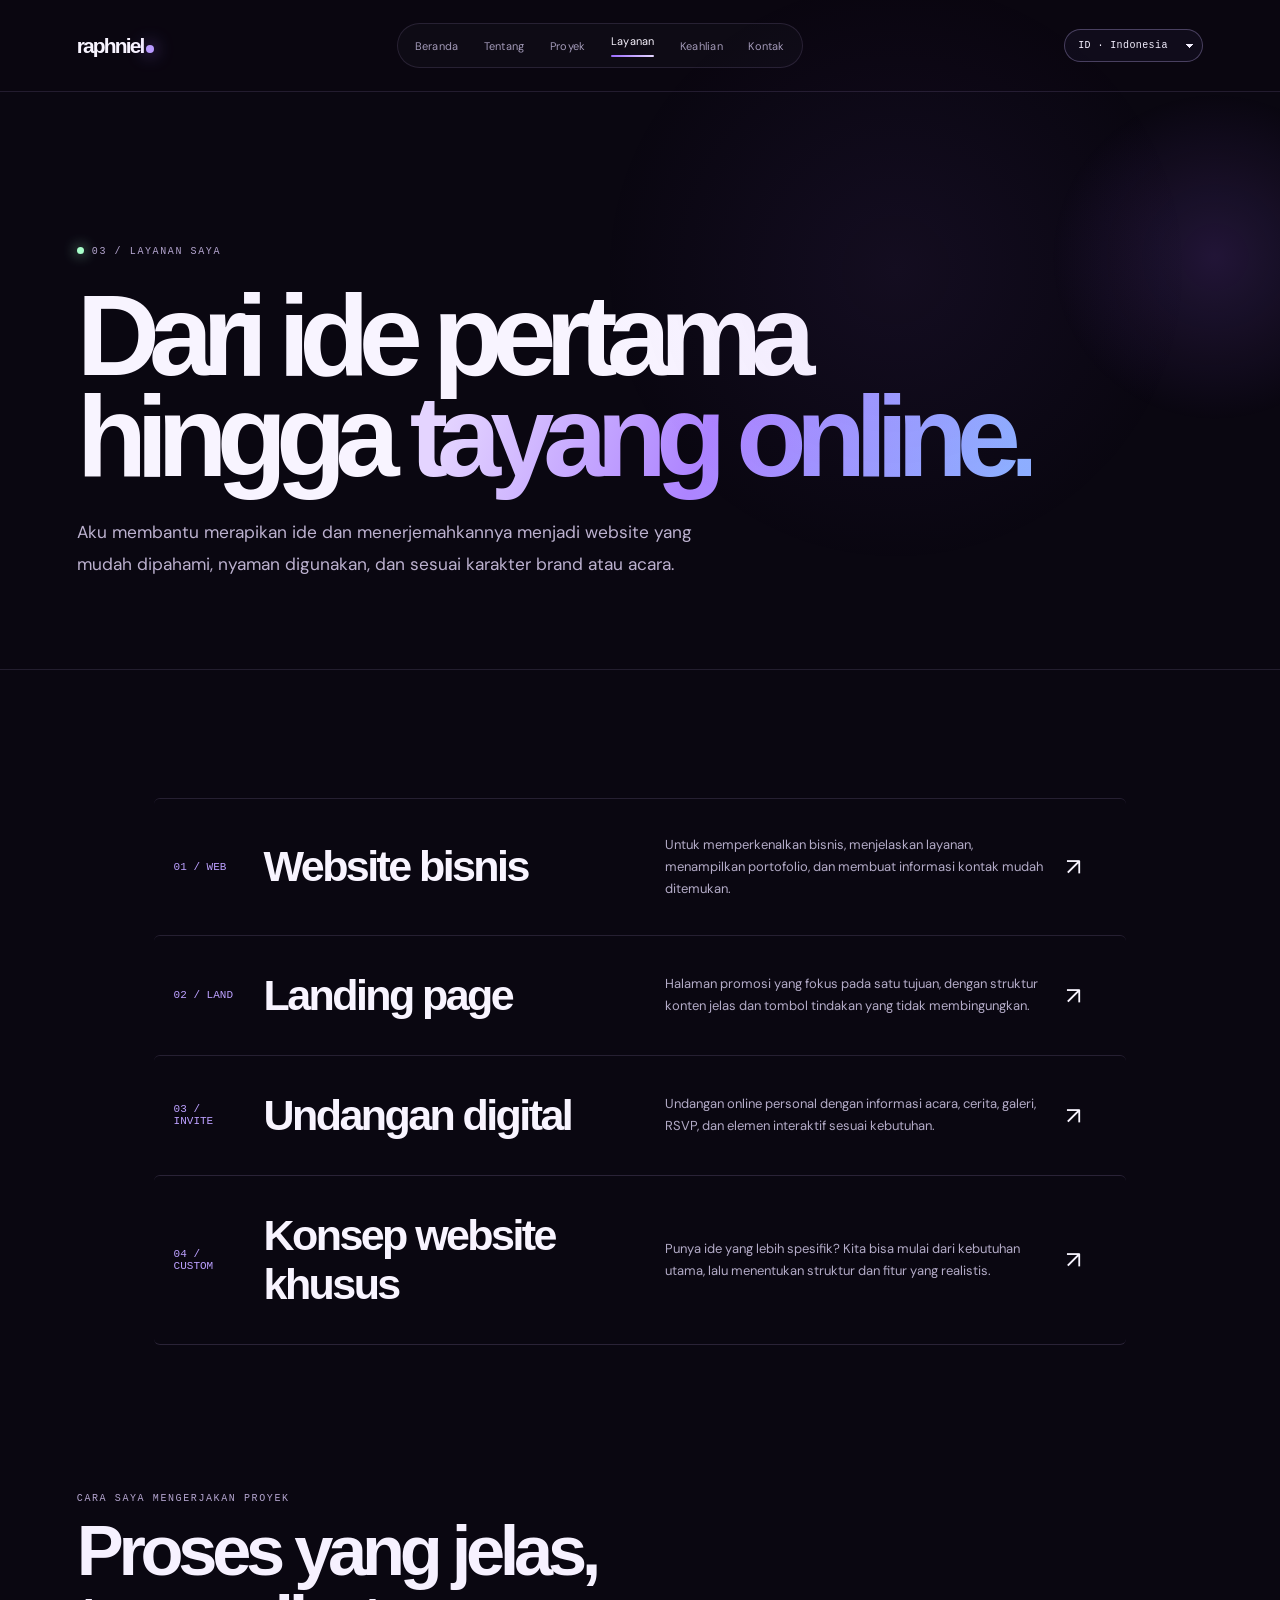
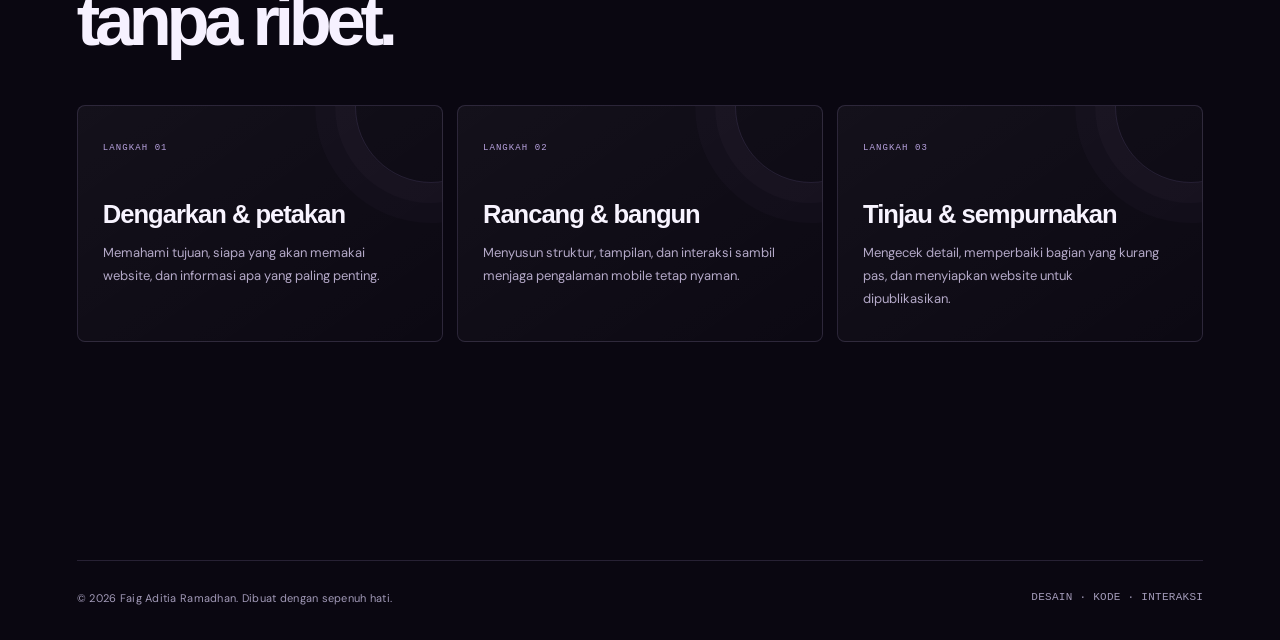
<file: living-interface-raphniel-logo-icons/living-interface/services.html>
<!doctype html><html lang="id"><head><meta charset="utf-8"><meta name="viewport" content="width=device-width, initial-scale=1"><meta name="theme-color" content="#f2f0e9"><meta name="description" content="Faig Aditia Ramadhan — independent web developer crafting thoughtful digital experiences."><title>Services — Raphniel</title><link rel="stylesheet" href="style.css"></head><body><div class="page-shell page-enter"><header class="site-header"><a class="brand" href="index.html" data-transition>raphniel<span></span></a><nav class="nav" aria-label="Main navigation"><a href="index.html" data-transition>Home</a><a href="about.html" data-transition>About</a><a href="projects.html" data-transition>Projects</a><a href="services.html" data-transition>Services</a><a href="skills.html" data-transition>Skills</a><a href="contact.html" data-transition>Contact</a></nav><label class="language-control"><span class="sr-only">Language</span><select class="language-select" aria-label="Select language"><option value="en">EN · English</option><option value="zh">中文 · 中文</option><option value="id">ID · Indonesia</option><option value="ja">日本語 · 日本語</option></select></label><button class="menu-toggle" aria-label="Open navigation" aria-expanded="false"><span class="menu-lines" aria-hidden="true"><i></i><i></i><i></i></span></button></header><main><section class="page-intro"><div class="eyebrow"><span class="dot"></span>03 / What I do</div><h1 class="display">From first idea<br>to <em>online.</em></h1><p class="lead">Aku membantu merapikan ide dan menerjemahkannya menjadi website yang mudah dipahami, nyaman digunakan, dan sesuai karakter brand atau acara.</p></section><section class="section" style="padding-bottom:20px"><div class="service-list"><article class="service-row reveal"><span class="service-num">01 / WEB</span><h2>Business website</h2><p>Untuk memperkenalkan bisnis, menjelaskan layanan, menampilkan portofolio, dan membuat informasi kontak mudah ditemukan.</p><a class="service-arrow" href="contact.html" aria-label="Tanya business website" data-transition>↗</a></article><article class="service-row reveal"><span class="service-num">02 / LAND</span><h2>Landing page</h2><p>Halaman promosi yang fokus pada satu tujuan, dengan struktur konten jelas dan tombol tindakan yang tidak membingungkan.</p><a class="service-arrow" href="contact.html" aria-label="Tanya landing page" data-transition>↗</a></article><article class="service-row reveal"><span class="service-num">03 / INVITE</span><h2>Digital invitation</h2><p>Undangan online personal dengan informasi acara, cerita, galeri, RSVP, dan elemen interaktif sesuai kebutuhan.</p><a class="service-arrow" href="contact.html" aria-label="Tanya digital invitation" data-transition>↗</a></article><article class="service-row reveal"><span class="service-num">04 / CUSTOM</span><h2>Custom web concept</h2><p>Punya ide yang lebih spesifik? Kita bisa mulai dari kebutuhan utama, lalu menentukan struktur dan fitur yang realistis.</p><a class="service-arrow" href="contact.html" aria-label="Bahas konsep custom" data-transition>↗</a></article></div></section><section class="section"><div class="section-head reveal"><div><div class="eyebrow">How I approach a project</div><h2 class="section-title">A clear process,<br>without the fuss.</h2></div></div><div class="mini-grid"><article class="mini-card reveal"><span class="mini-num">STEP 01</span><h3>Listen & map</h3><p>Memahami tujuan, siapa yang akan memakai website, dan informasi apa yang paling penting.</p></article><article class="mini-card reveal"><span class="mini-num">STEP 02</span><h3>Design & build</h3><p>Menyusun struktur, tampilan, dan interaksi sambil menjaga pengalaman mobile tetap nyaman.</p></article><article class="mini-card reveal"><span class="mini-num">STEP 03</span><h3>Review & refine</h3><p>Mengecek detail, memperbaiki bagian yang kurang pas, dan menyiapkan website untuk dipublikasikan.</p></article></div></section></main><footer class="site-footer"><span>© <span data-year></span> Faig Aditia Ramadhan. Made with intention.</span><span class="footer-right">DESIGN · CODE · INTERACTION</span></footer><div class="cursor-orb" aria-hidden="true"></div><button class="back-top" aria-label="Back to top">↑</button><script src="script.js"></script><script id="complete-language-layer">
(()=>{
const T={
'en':{'Konsep website fashion dengan gaya editorial minimalis, fokus pada presentasi produk dan pengalaman belanja.':'A fashion website concept with a minimalist editorial aesthetic, focused on product presentation and the shopping experience.','Konsep antarmuka layanan top up game, dirancang untuk membantu pengunjung menemukan game dan paket dengan cepat.':'A game top-up service interface designed to help visitors quickly find games and available packages.',
'Aku Faig. Aku merancang dan membangun website yang bukan cuma enak dilihat, tapi juga terasa jelas, responsif, dan menyenangkan saat digunakan.':'I’m Faig. I design and build websites that look thoughtful, feel clear, respond smoothly, and are enjoyable to use.',
'Lihat karya':'Explore my work','Mulai obrolan':'Start a conversation','Terbuka untuk proyek freelance':'Available for freelance projects','FAIG ADITIA RAMADHAN':'FAIG ADITIA RAMADHAN','CREATIVE DEVELOPER':'CREATIVE DEVELOPER','THOUGHTFUL':'THOUGHTFUL','BY DESIGN':'BY DESIGN','A few things I do':'A few things I do','Small details.':'Small details.','Better experiences.':'Better experiences.','Jelajahi layanan ↗':'Explore services ↗','Website yang membantu bisnis menjelaskan apa yang mereka tawarkan dengan lebih rapi dan meyakinkan.':'Websites that help businesses present what they offer clearly and confidently.','Halaman fokus untuk satu ide, satu tujuan, dan ajakan yang mudah ditemukan.':'Focused pages built around one idea, one goal, and a clear next step.','Undangan online yang punya cerita, detail personal, dan interaksi yang terasa hangat.':'Online invitations with a personal story, thoughtful details, and warm interactions.','Konsep toko fashion minimalis dengan fokus pada produk dan visual editorial.':'A minimalist fashion-store concept focused on products and editorial visuals.','Undangan pernikahan digital dengan timeline cerita, RSVP, dan ucapan.':'A digital wedding invitation with a story timeline, RSVP, and guest wishes.','Konsep antarmuka untuk katalog game, paket top up, dan alur pemesanan.':'An interface concept for a game catalogue, top-up packages, and ordering flow.','Lihat semua proyek ↗':'View all projects ↗','Made, tested,':'Made, tested,','and still learning.':'and still learning.','Independent Web Developer · Indonesia':'Independent Web Developer · Indonesia','Digital experiences':'Digital experiences','Built with curiosity':'Built with curiosity','Design meets function':'Design meets function',
'Aku percaya website yang bagus tidak harus berisik. Ia cukup punya tujuan yang jelas, detail yang dipikirkan, dan pengalaman yang terasa natural.':'I believe a good website does not need to be loud. It needs a clear purpose, considered details, and a natural experience.','Halo, aku Faig Aditia Ramadhan.':'Hello, I’m Faig Aditia Ramadhan.','Aku web developer independen dari Indonesia. Aku senang mengubah ide menjadi sesuatu yang bisa dibuka, dicoba, dan digunakan orang lain.':'I’m an independent web developer from Indonesia. I enjoy turning ideas into things people can open, explore, and use.','Fokusku ada di pengembangan website menggunakan HTML, CSS, dan JavaScript. Aku juga terus mengeksplorasi tools dan teknologi lain sambil mengerjakan proyek nyata—mulai dari website fashion sampai undangan digital.':'I focus on website development with HTML, CSS, and JavaScript. I also explore other tools and technologies through real projects, from fashion websites to digital invitations.','Bagiku, prosesnya bukan cuma menulis kode. Aku memperhatikan ritme layout, cara orang membaca halaman, bagaimana tampilan berubah di layar kecil, dan detail kecil yang membuat sebuah website terasa selesai.':'For me, it is about more than writing code. I pay attention to layout rhythm, how people read a page, how it adapts to small screens, and the details that make a website feel complete.','Fokus':'Focus','Web development & visual design':'Web development & visual design','Tools sehari-hari':'Everyday tools','Jenis proyek':'Project types','Website bisnis, portfolio, undangan digital':'Business websites, portfolios, digital invitations','Lokasi':'Location','Indonesia · Remote friendly':'Indonesia · Remote friendly','Kenalan lebih lanjut':'Get to know me','Kolaborasi yang baik dimulai dari komunikasi jelas, proses yang nyaman, dan perhatian pada detail di setiap proyek.':'Good collaboration starts with clear communication, a comfortable process, and attention to detail in every project.','Mulai ngobrol ↗':'Start a conversation ↗','/ 5.0 average rating':'/ 5.0 average rating','CLIENTS':'CLIENTS','TRUST':'TRUST','QUALITY':'QUALITY','CARE':'CARE','Good work':'Good work','builds trust.':'builds trust.','Happy clients':'Happy clients','Average star rating':'Average star rating','Attention to detail':'Attention to detail',
'Beberapa proyek dan konsep website yang aku bangun untuk mengeksplorasi desain, struktur, dan pengalaman pengguna. Setiap proyek punya kebutuhan dan karakternya sendiri.':'A selection of website projects and concepts exploring design, structure, and user experience. Each has its own needs and character.','Konsep website fashion dengan gaya editorial minimalis, fokus pada presentasi produk dan pengalaman belanja.':'A fashion website concept with a minimalist editorial style, focused on product presentation and shopping experience.','Undangan pernikahan digital dengan cerita perjalanan pasangan, RSVP, dan bagian ucapan untuk tamu.':'A digital wedding invitation featuring the couple’s story, RSVP, and guest wishes.','Konsep antarmuka layanan top up game, dirancang untuk membantu pengunjung menemukan game dan paket dengan cepat.':'A game top-up service interface concept designed to help visitors find games and packages quickly.','Something':'Something','new starts here.':'new starts here.','Punya kebutuhan website yang belum ada di sini? Kita bisa bikin arah visual dan fitur yang sesuai kebutuhanmu.':'Have a website need you do not see here? We can shape the visuals and features around your goals.','Bahas proyek ↗':'Discuss a project ↗',
'Teknologi yang kupakai berkembang seiring proyek dan proses belajar. Ini gambaran area yang sedang kugunakan dan pelajari—bukan daftar yang berhenti di sini.':'The technologies I use evolve with each project and learning step. This is a snapshot of what I use and explore—not a final list.','Menyusun struktur halaman, layout responsif, komponen interaktif, dan detail animasi yang tidak mengganggu penggunaan.':'Building page structure, responsive layouts, interactive components, and motion details that do not get in the way.','Mengeksplorasi logika program, integrasi API, pengelolaan versi, dan dasar pengembangan aplikasi web.':'Exploring program logic, API integration, version control, and the fundamentals of web application development.','Mengeksplorasi arah visual, merapikan aset, menguji layout, dan menjaga desain tetap konsisten dari awal sampai akhir.':'Exploring visual direction, preparing assets, testing layouts, and keeping the design consistent from start to finish.','Tools membantu mempercepat proses, tetapi keputusan tetap perlu dibuat dengan konteks: siapa pengguna, apa tujuan halaman, dan apa yang benar-benar perlu ada.':'Tools can speed up the process, but decisions still need context: who is using the page, what it should achieve, and what genuinely belongs there.','Lihat penerapannya di proyek ↗':'See it in the projects ↗',
'Aku membantu merapikan ide dan menerjemahkannya menjadi website yang mudah dipahami, nyaman digunakan, dan sesuai karakter brand atau acara.':'I help shape ideas into websites that are easy to understand, comfortable to use, and true to a brand or event.','Untuk memperkenalkan bisnis, menjelaskan layanan, menampilkan portofolio, dan membuat informasi kontak mudah ditemukan.':'Introduce a business, explain its services, showcase work, and make contact information easy to find.','Halaman promosi yang fokus pada satu tujuan, dengan struktur konten jelas dan tombol tindakan yang tidak membingungkan.':'A focused promotional page with clear content and an easy-to-understand call to action.','Undangan online personal dengan informasi acara, cerita, galeri, RSVP, dan elemen interaktif sesuai kebutuhan.':'Personal online invitations with event details, stories, galleries, RSVP, and useful interactions.','Punya ide yang lebih spesifik? Kita bisa mulai dari kebutuhan utama, lalu menentukan struktur dan fitur yang realistis.':'Have a more specific idea? We can start with the core need, then define a realistic structure and feature set.','Memahami tujuan, siapa yang akan memakai website, dan informasi apa yang paling penting.':'Understand the goal, who will use the website, and which information matters most.','Menyusun struktur, tampilan, dan interaksi sambil menjaga pengalaman mobile tetap nyaman.':'Shape the structure, visuals, and interactions while keeping the mobile experience comfortable.','Mengecek detail, memperbaiki bagian yang kurang pas, dan menyiapkan website untuk dipublikasikan.':'Check the details, refine what needs improvement, and prepare the website for launch.',
'Punya ide website, butuh bantuan untuk proyek, atau sekadar mau tanya dulu? Kirim pesan. Kita mulai dari obrolan sederhana.':'Have a website idea, need help with a project, or just want to ask a question? Send a message and we can start with a simple conversation.','Saat ini terbuka untuk diskusi proyek':'Currently open to project discussions','Kalau menghubungi lewat email atau WhatsApp, boleh sertakan gambaran singkat proyek, target waktu, dan referensi yang kamu suka. Tidak perlu sudah punya semuanya—kita bisa susun bersama.':'When contacting me by email or WhatsApp, feel free to include a short project overview, timeline, and references you like. You do not need to have everything figured out—we can work it out together.',
'Web development & visual design':'Web development & visual design','A clear process,':'A clear process,','without the fuss.':'without the fuss.','Tools are useful.':'Tools are useful.','Curiosity matters.':'Curiosity matters.','Building the interface':'Building the interface','Making things work':'Making things work','Thinking visually':'Thinking visually','Keep it human':'Keep it human','From first idea':'From first idea','online.':'online.','Have an idea?':'Have an idea?','Let’s make it real.':'Let’s make it real.','Good work':'Good work','starts with':'starts with','a conversation.':'a conversation.','CLIENT EXPERIENCE':'CLIENT EXPERIENCE','20 clients.':'20 clients.','One standard: quality.':'One standard: quality.'},
'zh':{'Konsep website fashion dengan gaya editorial minimalis, fokus pada presentasi produk dan pengalaman belanja.':'极简编辑风格的时尚网站概念，注重产品展示与购物体验。','Konsep antarmuka layanan top up game, dirancang untuk membantu pengunjung menemukan game dan paket dengan cepat.':'游戏充值服务的界面概念，旨在帮助访客快速找到游戏和充值套餐。',
'Home':'首页','About':'关于我','Projects':'项目','Services':'服务','Skills':'技能','Contact':'联系','Language':'语言','Independent Web Developer · Indonesia':'独立网页开发者 · 印度尼西亚','Aku Faig. Aku merancang dan membangun website yang bukan cuma enak dilihat, tapi juga terasa jelas, responsif, dan menyenangkan saat digunakan.':'我是 Faig。我设计并制作网站，让它不仅美观，也清晰、响应迅速且易于使用。','Lihat karya':'查看作品','Mulai obrolan':'开始交流','Terbuka untuk proyek freelance':'接受自由职业项目','CREATIVE DEVELOPER':'创意开发者','A few things I do':'我提供的一些服务','Small details.':'关注细节，','Better experiences.':'创造更好的体验。','Jelajahi layanan ↗':'浏览服务 ↗','Business websites':'商业网站','Landing pages':'着陆页','Digital invitations':'电子请柬','Website yang membantu bisnis menjelaskan apa yang mereka tawarkan dengan lebih rapi dan meyakinkan.':'帮助企业清晰、自信地展示业务与服务的网站。','Halaman fokus untuk satu ide, satu tujuan, dan ajakan yang mudah ditemukan.':'围绕一个想法、一个目标和明确行动设计的页面。','Undangan online yang punya cerita, detail personal, dan interaksi yang terasa hangat.':'具有个人故事、贴心细节和温暖互动的线上邀请函。','Selected work':'精选作品','Made, tested,':'制作、测试，','and still learning.':'持续学习。','Lihat semua proyek ↗':'查看全部项目 ↗','Konsep toko fashion minimalis dengan fokus pada produk dan visual editorial.':'极简时尚网店概念，注重产品展示与编辑式视觉。','Undangan pernikahan digital dengan timeline cerita, RSVP, dan ucapan.':'带有爱情故事时间线、回复确认和祝福留言的电子婚礼请柬。','Konsep antarmuka untuk katalog game, paket top up, dan alur pemesanan.':'游戏目录、充值套餐和下单流程的界面概念。','Aku percaya website yang bagus tidak harus berisik. Ia cukup punya tujuan yang jelas, detail yang dipikirkan, dan pengalaman yang terasa natural.':'我相信优秀的网站不必喧闹。它只需要明确的目标、经过推敲的细节和自然的使用体验。','Halo, aku Faig Aditia Ramadhan.':'你好，我是 Faig Aditia Ramadhan。','Aku web developer independen dari Indonesia. Aku senang mengubah ide menjadi sesuatu yang bisa dibuka, dicoba, dan digunakan orang lain.':'我是一名来自印度尼西亚的独立网页开发者，喜欢把想法变成可以打开、探索和使用的作品。','Fokus':'专注领域','Tools sehari-hari':'日常工具','Jenis proyek':'项目类型','Lokasi':'地点','Indonesia · Remote friendly':'印度尼西亚 · 支持远程','Kenalan lebih lanjut':'进一步了解 ↗','CLIENT EXPERIENCE':'客户体验','20 clients.':'20 位客户。','One standard: quality.':'始终坚持品质。','Kolaborasi yang baik dimulai dari komunikasi jelas, proses yang nyaman, dan perhatian pada detail di setiap proyek.':'良好的合作始于清晰沟通、舒适的流程，以及对每个项目细节的关注。','Mulai ngobrol ↗':'开始交流 ↗','Happy clients':'满意的客户','Average star rating':'平均星级评分','Attention to detail':'注重细节','Beberapa proyek dan konsep website yang aku bangun untuk mengeksplorasi desain, struktur, dan pengalaman pengguna. Setiap proyek punya kebutuhan dan karakternya sendiri.':'这里展示了一些探索设计、结构和用户体验的网站项目与概念。每个项目都有自己的需求和特点。','Konsep website fashion dengan gaya editorial minimalis, fokus pada presentasi produk dan pengalaman belanja.':'极简编辑风格的时尚网站概念，注重产品展示与购物体验。','Undangan pernikahan digital dengan cerita perjalanan pasangan, RSVP, dan bagian ucapan untuk tamu.':'包含新人故事、出席回复和宾客祝福的电子婚礼请柬。','Konsep antarmuka layanan top up game, dirancang untuk membantu pengunjung menemukan game dan paket dengan cepat.':'帮助访客快速找到游戏和充值套餐的游戏充值服务界面概念。','Something':'新的','new starts here.':'想法，从这里开始。','Punya kebutuhan website yang belum ada di sini? Kita bisa bikin arah visual dan fitur yang sesuai kebutuhanmu.':'没有找到你需要的网站类型？我们可以根据目标规划视觉风格和功能。','Bahas proyek ↗':'讨论项目 ↗','Teknologi yang kupakai berkembang seiring proyek dan proses belajar. Ini gambaran area yang sedang kugunakan dan pelajari—bukan daftar yang berhenti di sini.':'我使用的技术会随着项目和学习不断发展。这里展示的是目前使用和探索的方向，并非最终清单。','Menyusun struktur halaman, layout responsif, komponen interaktif, dan detail animasi yang tidak mengganggu penggunaan.':'构建页面结构、响应式布局、交互组件和不影响使用体验的动画细节。','Mengeksplorasi logika program, integrasi API, pengelolaan versi, dan dasar pengembangan aplikasi web.':'探索程序逻辑、API 集成、版本管理和网页应用开发基础。','Mengeksplorasi arah visual, merapikan aset, menguji layout, dan menjaga desain tetap konsisten dari awal sampai akhir.':'探索视觉方向、整理素材、测试布局，并保持设计前后一致。','Tools membantu mempercepat proses, tetapi keputusan tetap perlu dibuat dengan konteks: siapa pengguna, apa tujuan halaman, dan apa yang benar-benar perlu ada.':'工具可以加快流程，但决策仍需考虑使用者、页面目标以及真正必要的内容。','Lihat penerapannya di proyek ↗':'查看项目中的应用 ↗','Aku membantu merapikan ide dan menerjemahkannya menjadi website yang mudah dipahami, nyaman digunakan, dan sesuai karakter brand atau acara.':'我帮助梳理想法，并将其转化为易理解、易使用且符合品牌或活动风格的网站。','Untuk memperkenalkan bisnis, menjelaskan layanan, menampilkan portofolio, dan membuat informasi kontak mudah ditemukan.':'介绍业务、说明服务、展示作品，并让联系信息一目了然。','Halaman promosi yang fokus pada satu tujuan, dengan struktur konten jelas dan tombol tindakan yang tidak membingungkan.':'目标明确、内容清晰、行动按钮直观的推广页面。','Undangan online personal dengan informasi acara, cerita, galeri, RSVP, dan elemen interaktif sesuai kebutuhan.':'包含活动信息、故事、相册、回复确认和互动元素的个性化电子请柬。','Punya ide yang lebih spesifik? Kita bisa mulai dari kebutuhan utama, lalu menentukan struktur dan fitur yang realistis.':'有更具体的想法吗？我们可以从核心需求出发，规划实际可行的结构和功能。','Memahami tujuan, siapa yang akan memakai website, dan informasi apa yang paling penting.':'了解目标、使用者，以及最重要的信息。','Menyusun struktur, tampilan, dan interaksi sambil menjaga pengalaman mobile tetap nyaman.':'规划结构、视觉和交互，同时确保移动端体验舒适。','Mengecek detail, memperbaiki bagian yang kurang pas, dan menyiapkan website untuk dipublikasikan.':'检查细节、改进不足，并准备发布网站。','Punya ide website, butuh bantuan untuk proyek, atau sekadar mau tanya dulu? Kirim pesan. Kita mulai dari obrolan sederhana.':'有网站想法、需要项目协助，或只是想先问问？欢迎发消息，我们可以从简单交流开始。','Saat ini terbuka untuk diskusi proyek':'目前欢迎讨论项目','Kalau menghubungi lewat email atau WhatsApp, boleh sertakan gambaran singkat proyek, target waktu, dan referensi yang kamu suka. Tidak perlu sudah punya semuanya—kita bisa susun bersama.':'通过电子邮件或 WhatsApp 联系时，可以附上简短的项目介绍、时间安排和喜欢的参考案例。不必事先准备齐全，我们可以一起梳理。'},
'id':{},
'ja':{'Konsep website fashion dengan gaya editorial minimalis, fokus pada presentasi produk dan pengalaman belanja.':'ミニマルなエディトリアルスタイルを採用し、商品紹介とショッピング体験を重視したファッションサイトのコンセプト。','Konsep antarmuka layanan top up game, dirancang untuk membantu pengunjung menemukan game dan paket dengan cepat.':'ゲームタイトルやチャージプランをすばやく見つけられるように設計された、ゲームチャージサービスのインターフェースコンセプト。','Home':'ホーム','About':'プロフィール','Projects':'制作実績','Services':'サービス','Skills':'スキル','Contact':'連絡先','Language':'言語','Independent Web Developer · Indonesia':'インドネシアの独立系ウェブ開発者','Aku Faig. Aku merancang dan membangun website yang bukan cuma enak dilihat, tapi juga terasa jelas, responsif, dan menyenangkan saat digunakan.':'Faigです。見た目だけでなく、分かりやすく、素早く反応し、快適に使えるウェブサイトを設計・制作しています。','Lihat karya':'制作実績を見る','Mulai obrolan':'相談を始める','Terbuka untuk proyek freelance':'フリーランス案件を受付中','CREATIVE DEVELOPER':'クリエイティブ開発者','A few things I do':'取り組んでいること','Small details.':'小さな工夫が、','Better experiences.':'より良い体験を生む。','Jelajahi layanan ↗':'サービスを見る ↗','Business websites':'ビジネスサイト','Landing pages':'ランディングページ','Digital invitations':'デジタル招待状','Website yang membantu bisnis menjelaskan apa yang mereka tawarkan dengan lebih rapi dan meyakinkan.':'事業やサービスを明確かつ自信を持って伝えるウェブサイト。','Halaman fokus untuk satu ide, satu tujuan, dan ajakan yang mudah ditemukan.':'一つのアイデアと目標、分かりやすい行動導線に集中したページ。','Undangan online yang punya cerita, detail personal, dan interaksi yang terasa hangat.':'個人的なストーリーと心地よい操作を備えたオンライン招待状。','Selected work':'制作実績','Made, tested,':'制作し、試し、','and still learning.':'学び続ける。','Lihat semua proyek ↗':'制作実績一覧 ↗','Konsep toko fashion minimalis dengan fokus pada produk dan visual editorial.':'商品とエディトリアルなビジュアルを重視したミニマルなファッションサイトの構想。','Undangan pernikahan digital dengan timeline cerita, RSVP, dan ucapan.':'ストーリーのタイムライン、出欠確認、メッセージ機能を備えたデジタル結婚式招待状。','Konsep antarmuka untuk katalog game, paket top up, dan alur pemesanan.':'ゲーム一覧、チャージプラン、注文フローのインターフェース構想。','Aku percaya website yang bagus tidak harus berisik. Ia cukup punya tujuan yang jelas, detail yang dipikirkan, dan pengalaman yang terasa natural.':'良いウェブサイトは派手である必要はありません。明確な目的、考え抜かれた細部、自然な使い心地が大切です。','Halo, aku Faig Aditia Ramadhan.':'こんにちは、Faig Aditia Ramadhanです。','Aku web developer independen dari Indonesia. Aku senang mengubah ide menjadi sesuatu yang bisa dibuka, dicoba, dan digunakan orang lain.':'インドネシアを拠点とするフリーランスのウェブ開発者です。アイデアを人が実際に開いて試し、使えるものにすることが好きです。','Fokus':'得意分野','Tools sehari-hari':'普段使うツール','Jenis proyek':'プロジェクトの種類','Lokasi':'所在地','Indonesia · Remote friendly':'インドネシア · リモート対応','Kenalan lebih lanjut':'詳しく知る ↗','CLIENT EXPERIENCE':'クライアント体験','20 clients.':'20人のクライアント。','One standard: quality.':'基準は品質。','Kolaborasi yang baik dimulai dari komunikasi jelas, proses yang nyaman, dan perhatian pada detail di setiap proyek.':'良い協業は、明確なコミュニケーション、心地よい進行、細部への配慮から始まります。','Mulai ngobrol ↗':'相談を始める ↗','Happy clients':'満足したクライアント','Average star rating':'平均評価','Attention to detail':'細部へのこだわり','Beberapa proyek dan konsep website yang aku bangun untuk mengeksplorasi desain, struktur, dan pengalaman pengguna. Setiap proyek punya kebutuhan dan karakternya sendiri.':'デザイン、構成、ユーザー体験を探るウェブサイトのプロジェクトと構想を紹介します。それぞれに異なる目的と個性があります。','Punya kebutuhan website yang belum ada di sini? Kita bisa bikin arah visual dan fitur yang sesuai kebutuhanmu.':'ここにないウェブサイトのご要望も、目的に合わせてビジュアルや機能を一緒に考えられます。','Bahas proyek ↗':'プロジェクトを相談 ↗','Teknologi yang kupakai berkembang seiring proyek dan proses belajar. Ini gambaran area yang sedang kugunakan dan pelajari—bukan daftar yang berhenti di sini.':'使用する技術はプロジェクトや学習とともに変化します。ここでは現在使っているもの、学んでいるものを紹介します。','Tools membantu mempercepat proses, tetapi keputusan tetap perlu dibuat dengan konteks: siapa pengguna, apa tujuan halaman, dan apa yang benar-benar perlu ada.':'ツールは作業を速めますが、誰が使うのか、ページの目的は何か、本当に必要な要素は何かを考えて判断することが大切です。','Lihat penerapannya di proyek ↗':'制作例を見る ↗','Aku membantu merapikan ide dan menerjemahkannya menjadi website yang mudah dipahami, nyaman digunakan, dan sesuai karakter brand atau acara.':'アイデアを整理し、分かりやすく使いやすい、ブランドやイベントに合ったウェブサイトへと形にします。','Punya ide website, butuh bantuan untuk proyek, atau sekadar mau tanya dulu? Kirim pesan. Kita mulai dari obrolan sederhana.':'ウェブサイトのアイデアやプロジェクトの相談、ちょっとした質問でも歓迎です。まずは気軽にメッセージしてください。','Saat ini terbuka untuk diskusi proyek':'現在、プロジェクトのご相談を受付中','Kalau menghubungi lewat email atau WhatsApp, boleh sertakan gambaran singkat proyek, target waktu, dan referensi yang kamu suka. Tidak perlu sudah punya semuanya—kita bisa susun bersama.':'メールやWhatsAppで連絡する際は、プロジェクト概要、希望時期、参考資料を添えてください。すべて決まっていなくても、一緒に整理できます。'}
};
// Indonesian is the source language; translations fall back to the original only when no phrase is listed.

Object.assign(T.en, {"Home": "Home", "About": "About", "Projects": "Projects", "Services": "Services", "Skills": "Skills", "Contact": "Contact", "Language": "Language", "05 / Let's connect": "05 / Let's connect", "Have an idea?": "Have an idea?", "Let's make it real.": "Let's make it real.", "Good work": "Good work", "starts with": "starts with", "a conversation.": "a conversation.", "WHATSAPP": "WHATSAPP", "INSTAGRAM": "INSTAGRAM", "EMAIL": "EMAIL", "01 / About me": "01 / About me", "Curious by nature.": "Curious by nature.", "Built by making.": "Built by making.", "CLIENT EXPERIENCE": "CLIENT EXPERIENCE", "20 clients.": "20 clients.", "One standard: quality.": "One standard: quality.", "★": "★", "0.0": "0.0", "/ 5.0 average rating": "/ 5.0 average rating", "0": "0", "CLIENTS": "CLIENTS", "TRUST": "TRUST", "4.8 ★": "4.8 ★", "QUALITY": "QUALITY", "CARE": "CARE", "Happy clients": "Happy clients", "Average star rating": "Average star rating", "Attention to detail": "Attention to detail", "02 / Selected work": "02 / Selected work", "Ideas made": "Ideas made", "visible.": "visible.", "PROJECT / 001": "PROJECT / 001", "E-COMMERCE": "E-COMMERCE", "PROJECT / 002": "PROJECT / 002", "DIGITAL INVITATION": "DIGITAL INVITATION", "PROJECT / 003": "PROJECT / 003", "GAMING / WEB": "GAMING / WEB", "NEXT / YOUR IDEA": "NEXT / YOUR IDEA", "Something": "Something", "new starts here.": "new starts here.", "04 / Tools & technology": "04 / Tools & technology", "Tools are useful.": "Tools are useful.", "Curiosity matters.": "Curiosity matters.", "01 / Frontend": "01 / Frontend", "Building the interface": "Building the interface", "02 / Backend & logic": "02 / Backend & logic", "Making things work": "Making things work", "03 / Design tools": "03 / Design tools", "Thinking visually": "Thinking visually", "04 / Working principle": "04 / Working principle", "Keep it human": "Keep it human", "03 / What I do": "03 / What I do", "From first idea": "From first idea", "to": "to", "online.": "online.", "Business website": "Business website", "Landing page": "Landing page", "Digital invitation": "Digital invitation", "Custom web concept": "Custom web concept", "How I approach a project": "How I approach a project", "A clear process,": "A clear process,", "without the fuss.": "without the fuss.", "STEP 01": "STEP 01", "Listen & map": "Listen & map", "STEP 02": "STEP 02", "Design & build": "Design & build", "STEP 03": "STEP 03", "Review & refine": "Review & refine", "Independent Web Developer · Indonesia": "Independent Web Developer · Indonesia", "Websites with": "Websites with", "a little more": "a little more", "life.": "life.", "↗": "↗", "PORTRAIT / 001": "PORTRAIT / 001", "THOUGHTFUL": "THOUGHTFUL", "BY DESIGN": "BY DESIGN", "Digital experiences": "Digital experiences", "Built with curiosity": "Built with curiosity", "Design meets function": "Design meets function", "A few things I do": "A few things I do", "Small details.": "Small details.", "Better experiences.": "Better experiences.", "01 / BUILD": "01 / BUILD", "Business websites": "Business websites", "02 / SHAPE": "02 / SHAPE", "Landing pages": "Landing pages", "03 / PERSONALISE": "03 / PERSONALISE", "Digital invitations": "Digital invitations", "Selected work": "Selected work", "Made, tested,": "Made, tested,", "and still learning.": "and still learning.", "01 / E-COMMERCE": "01 / E-COMMERCE", "02 / INVITATION": "02 / INVITATION", "03 / GAMING": "03 / GAMING", "Game Top Up": "Game Top Up", "©": "©", "Faig Aditia Ramadhan. Made with intention.": "Faig Aditia Ramadhan. Made with intention.", "DESIGN · CODE · INTERACTION": "DESIGN · CODE · INTERACTION", "Back to top": "Back to top", "Open navigation": "Open navigation", "Select language": "Select language", "Punya ide website, butuh bantuan untuk proyek, atau sekadar mau tanya dulu? Kirim pesan. Kita mulai dari obrolan sederhana.": "Have a website idea, need help with a project, or just want to ask a question? Send a message. Let’s start with a simple conversation.", "Saat ini terbuka untuk diskusi proyek": "Currently open to discussing projects", "Kalau menghubungi lewat email atau WhatsApp, boleh sertakan gambaran singkat proyek, target waktu, dan referensi yang kamu suka. Tidak perlu sudah punya semuanya—kita bisa susun bersama.": "When contacting me by email or WhatsApp, feel free to include a short project overview, timeline, and references you like. You don’t need to have everything figured out—we can work it out together.", "Aku percaya website yang bagus tidak harus berisik. Ia cukup punya tujuan yang jelas, detail yang dipikirkan, dan pengalaman yang terasa natural.": "I believe a good website doesn’t need to be loud. It needs a clear purpose, thoughtful details, and a natural experience.", "Halo, aku Faig Aditia Ramadhan.": "Hello, I’m Faig Aditia Ramadhan.", "Aku web developer independen dari Indonesia. Aku senang mengubah ide menjadi sesuatu yang bisa dibuka, dicoba, dan digunakan orang lain.": "I’m an independent web developer from Indonesia. I enjoy turning ideas into things people can open, explore, and use.", "Fokusku ada di pengembangan website menggunakan HTML, CSS, dan JavaScript. Aku juga terus mengeksplorasi tools dan teknologi lain sambil mengerjakan proyek nyata—mulai dari website fashion sampai undangan digital.": "I focus on website development using HTML, CSS, and JavaScript. I also explore other tools and technologies while building real projects—from fashion websites to digital invitations.", "Bagiku, prosesnya bukan cuma menulis kode. Aku memperhatikan ritme layout, cara orang membaca halaman, bagaimana tampilan berubah di layar kecil, dan detail kecil yang membuat sebuah website terasa selesai.": "For me, it’s about more than writing code. I pay attention to layout rhythm, how people read a page, how it adapts to smaller screens, and the small details that make a website feel complete.", "Fokus": "Focus", "Web development & visual design": "Web development & visual design", "Tools sehari-hari": "Everyday tools", "Jenis proyek": "Project types", "Website bisnis, portfolio, undangan digital": "Business websites, portfolios, digital invitations", "Lokasi": "Location", "Indonesia · Remote friendly": "Indonesia · Remote friendly", "Kenalan lebih lanjut": "Get to know me", "Kolaborasi yang baik dimulai dari komunikasi jelas, proses yang nyaman, dan perhatian pada detail di setiap proyek.": "Good collaboration starts with clear communication, a comfortable process, and attention to detail in every project.", "Mulai ngobrol ↗": "Start a conversation ↗", "Beberapa proyek dan konsep website yang aku bangun untuk mengeksplorasi desain, struktur, dan pengalaman pengguna. Setiap proyek punya kebutuhan dan karakternya sendiri.": "A selection of website projects and concepts exploring design, structure, and user experience. Each has its own needs and character.", "Konsep website fashion dengan gaya editorial minimalis, fokus pada presentasi produk dan pengalaman belanja.": "A fashion website concept with a minimalist editorial style, focused on product presentation and shopping experience.", "Undangan pernikahan digital dengan cerita perjalanan pasangan, RSVP, dan bagian ucapan untuk tamu.": "A digital wedding invitation featuring the couple’s story, RSVP, and a guest-wishes section.", "Konsep antarmuka layanan top up game, dirancang untuk membantu pengunjung menemukan game dan paket dengan cepat.": "A game top-up service interface concept designed to help visitors find games and packages quickly.", "Punya kebutuhan website yang belum ada di sini? Kita bisa bikin arah visual dan fitur yang sesuai kebutuhanmu.": "Need a website that isn’t shown here? We can shape the visuals and features around your needs.", "Bahas proyek ↗": "Discuss a project ↗", "Teknologi yang kupakai berkembang seiring proyek dan proses belajar. Ini gambaran area yang sedang kugunakan dan pelajari—bukan daftar yang berhenti di sini.": "The technologies I use evolve with my projects and learning. This is a snapshot of what I use and study—not a final list.", "Menyusun struktur halaman, layout responsif, komponen interaktif, dan detail animasi yang tidak mengganggu penggunaan.": "Building page structure, responsive layouts, interactive components, and subtle animations that don’t get in the way.", "Mengeksplorasi logika program, integrasi API, pengelolaan versi, dan dasar pengembangan aplikasi web.": "Exploring program logic, API integration, version control, and the fundamentals of web application development.", "Mengeksplorasi arah visual, merapikan aset, menguji layout, dan menjaga desain tetap konsisten dari awal sampai akhir.": "Exploring visual direction, organizing assets, testing layouts, and keeping the design consistent from start to finish.", "Tools membantu mempercepat proses, tetapi keputusan tetap perlu dibuat dengan konteks: siapa pengguna, apa tujuan halaman, dan apa yang benar-benar perlu ada.": "Tools can speed up the process, but decisions still need context: who the users are, what the page should achieve, and what truly needs to be there.", "Lihat penerapannya di proyek ↗": "See it applied in projects ↗", "Aku membantu merapikan ide dan menerjemahkannya menjadi website yang mudah dipahami, nyaman digunakan, dan sesuai karakter brand atau acara.": "I help shape ideas into websites that are easy to understand, comfortable to use, and suited to a brand or event.", "Untuk memperkenalkan bisnis, menjelaskan layanan, menampilkan portofolio, dan membuat informasi kontak mudah ditemukan.": "For introducing a business, explaining services, showcasing a portfolio, and making contact details easy to find.", "Halaman promosi yang fokus pada satu tujuan, dengan struktur konten jelas dan tombol tindakan yang tidak membingungkan.": "A promotional page focused on one goal, with clear content structure and straightforward calls to action.", "Undangan online personal dengan informasi acara, cerita, galeri, RSVP, dan elemen interaktif sesuai kebutuhan.": "A personal online invitation with event details, a story, gallery, RSVP, and interactive elements tailored to the occasion.", "Punya ide yang lebih spesifik? Kita bisa mulai dari kebutuhan utama, lalu menentukan struktur dan fitur yang realistis.": "Have a more specific idea? We can start with the core needs, then define a realistic structure and feature set.", "Memahami tujuan, siapa yang akan memakai website, dan informasi apa yang paling penting.": "Understanding the goal, who will use the website, and which information matters most.", "Menyusun struktur, tampilan, dan interaksi sambil menjaga pengalaman mobile tetap nyaman.": "Planning the structure, visuals, and interactions while keeping the mobile experience comfortable.", "Mengecek detail, memperbaiki bagian yang kurang pas, dan menyiapkan website untuk dipublikasikan.": "Checking details, refining what needs improvement, and preparing the website for publication."});
Object.assign(T.id, {"Home": "Beranda", "About": "Tentang", "Projects": "Proyek", "Services": "Layanan", "Skills": "Keahlian", "Contact": "Kontak", "Language": "Bahasa", "05 / Let's connect": "05 / Mari terhubung", "Have an idea?": "Punya ide?", "Let's make it real.": "Mari wujudkan.", "Good work": "Karya yang baik", "starts with": "dimulai dari", "a conversation.": "sebuah percakapan.", "WHATSAPP": "WHATSAPP", "INSTAGRAM": "INSTAGRAM", "EMAIL": "EMAIL", "01 / About me": "01 / Tentang saya", "Curious by nature.": "Selalu ingin tahu.", "Built by making.": "Berkembang lewat berkarya.", "CLIENT EXPERIENCE": "PENGALAMAN KLIEN", "20 clients.": "20 klien.", "One standard: quality.": "Satu standar: kualitas.", "/ 5.0 average rating": "/ 5.0 rata-rata penilaian", "CLIENTS": "KLIEN", "TRUST": "KEPERCAYAAN", "QUALITY": "KUALITAS", "CARE": "PERHATIAN", "Happy clients": "Klien puas", "Average star rating": "Rata-rata penilaian bintang", "Attention to detail": "Perhatian pada detail", "02 / Selected work": "02 / Karya pilihan", "Ideas made": "Ide yang menjadi", "visible.": "nyata.", "PROJECT / 001": "PROYEK / 001", "E-COMMERCE": "TOKO ONLINE", "PROJECT / 002": "PROYEK / 002", "DIGITAL INVITATION": "UNDANGAN DIGITAL", "PROJECT / 003": "PROYEK / 003", "GAMING / WEB": "GAME / WEB", "NEXT / YOUR IDEA": "BERIKUTNYA / IDEMU", "Something": "Sesuatu yang", "new starts here.": "baru dimulai di sini.", "04 / Tools & technology": "04 / Alat & teknologi", "Tools are useful.": "Alat itu berguna.", "Curiosity matters.": "Rasa ingin tahu itu penting.", "01 / Frontend": "01 / Frontend", "Building the interface": "Membangun antarmuka", "02 / Backend & logic": "02 / Backend & logika", "Making things work": "Membuat semuanya berfungsi", "03 / Design tools": "03 / Alat desain", "Thinking visually": "Berpikir secara visual", "04 / Working principle": "04 / Prinsip kerja", "Keep it human": "Tetap berorientasi pada manusia", "03 / What I do": "03 / Layanan saya", "From first idea": "Dari ide pertama", "to": "hingga", "online.": "tayang online.", "Business website": "Website bisnis", "Landing page": "Landing page", "Digital invitation": "Undangan digital", "Custom web concept": "Konsep website khusus", "How I approach a project": "Cara saya mengerjakan proyek", "A clear process,": "Proses yang jelas,", "without the fuss.": "tanpa ribet.", "STEP 01": "LANGKAH 01", "Listen & map": "Dengarkan & petakan", "STEP 02": "LANGKAH 02", "Design & build": "Rancang & bangun", "STEP 03": "LANGKAH 03", "Review & refine": "Tinjau & sempurnakan", "Independent Web Developer · Indonesia": "Web Developer Independen · Indonesia", "Websites with": "Website dengan", "a little more": "sedikit lebih banyak", "life.": "kehidupan.", "PORTRAIT / 001": "POTRET / 001", "THOUGHTFUL": "PENUH PERTIMBANGAN", "BY DESIGN": "BERDASARKAN DESAIN", "Digital experiences": "Pengalaman digital", "Built with curiosity": "Dibangun dengan rasa ingin tahu", "Design meets function": "Desain bertemu fungsi", "A few things I do": "Beberapa hal yang saya kerjakan", "Small details.": "Detail kecil.", "Better experiences.": "Pengalaman yang lebih baik.", "01 / BUILD": "01 / BANGUN", "Business websites": "Website bisnis", "02 / SHAPE": "02 / BENTUK", "Landing pages": "Landing page", "03 / PERSONALISE": "03 / PERSONALISASI", "Digital invitations": "Undangan digital", "Selected work": "Karya pilihan", "Made, tested,": "Dibuat, diuji,", "and still learning.": "dan terus belajar.", "01 / E-COMMERCE": "01 / TOKO ONLINE", "02 / INVITATION": "02 / UNDANGAN", "03 / GAMING": "03 / GAME", "Faig Aditia Ramadhan. Made with intention.": "Faig Aditia Ramadhan. Dibuat dengan sepenuh hati.", "DESIGN · CODE · INTERACTION": "DESAIN · KODE · INTERAKSI", "Back to top": "Kembali ke atas", "Open navigation": "Buka navigasi", "Select language": "Pilih bahasa"});
Object.assign(T.zh, {"05 / Let's connect": "05 / 联系我", "Have an idea?": "有想法吗？", "Let's make it real.": "让想法成为现实。", "Good work": "好的作品", "starts with": "始于", "a conversation.": "一次交流。", "01 / About me": "01 / 关于我", "Curious by nature.": "天生好奇。", "Built by making.": "在实践中成长。", "CLIENT EXPERIENCE": "客户体验", "20 clients.": "20 位客户。", "One standard: quality.": "唯一标准：品质。", "/ 5.0 average rating": "/ 5.0 平均评分", "CLIENTS": "客户", "TRUST": "信任", "QUALITY": "品质", "CARE": "用心", "Happy clients": "满意的客户", "Average star rating": "平均星级评分", "Attention to detail": "注重细节", "02 / Selected work": "02 / 精选作品", "Ideas made": "让创意变得", "visible.": "可见。", "PROJECT / 001": "项目 / 001", "E-COMMERCE": "电子商务", "PROJECT / 002": "项目 / 002", "DIGITAL INVITATION": "电子邀请函", "PROJECT / 003": "项目 / 003", "GAMING / WEB": "游戏 / 网站", "NEXT / YOUR IDEA": "下一步 / 你的想法", "Something": "新的", "new starts here.": "开始于此。", "04 / Tools & technology": "04 / 工具与技术", "Tools are useful.": "工具很有用。", "Curiosity matters.": "好奇心更重要。", "01 / Frontend": "01 / 前端", "Building the interface": "构建界面", "02 / Backend & logic": "02 / 后端与逻辑", "Making things work": "让功能运作起来", "03 / Design tools": "03 / 设计工具", "Thinking visually": "用视觉思考", "04 / Working principle": "04 / 工作原则", "Keep it human": "以人为本", "03 / What I do": "03 / 我提供的服务", "From first idea": "从最初的想法", "to": "到", "online.": "上线。", "Business website": "商业网站", "Landing page": "落地页", "Digital invitation": "电子邀请函", "Custom web concept": "定制网站方案", "How I approach a project": "我的项目流程", "A clear process,": "流程清晰，", "without the fuss.": "简单不繁琐。", "STEP 01": "步骤 01", "Listen & map": "沟通与规划", "STEP 02": "步骤 02", "Design & build": "设计与开发", "STEP 03": "步骤 03", "Review & refine": "检查与优化", "Independent Web Developer · Indonesia": "印度尼西亚独立网页开发者", "Websites with": "让网站多一点", "a little more": "不一样的", "life.": "生命力。", "PORTRAIT / 001": "肖像 / 001", "THOUGHTFUL": "用心设计", "BY DESIGN": "源于设计", "Digital experiences": "数字体验", "Built with curiosity": "以好奇心打造", "Design meets function": "设计与功能结合", "A few things I do": "我做的一些事", "Small details.": "关注细节。", "Better experiences.": "带来更好的体验。", "01 / BUILD": "01 / 构建", "Business websites": "商业网站", "02 / SHAPE": "02 / 塑造", "Landing pages": "落地页", "03 / PERSONALISE": "03 / 个性化", "Digital invitations": "电子邀请函", "Selected work": "精选作品", "Made, tested,": "制作、测试，", "and still learning.": "并持续学习。", "01 / E-COMMERCE": "01 / 电商", "02 / INVITATION": "02 / 邀请函", "03 / GAMING": "03 / 游戏", "Faig Aditia Ramadhan. Made with intention.": "Faig Aditia Ramadhan。用心打造。", "DESIGN · CODE · INTERACTION": "设计 · 代码 · 交互", "Back to top": "回到顶部", "Open navigation": "打开导航", "Select language": "选择语言"});
Object.assign(T.ja, {"05 / Let's connect": "05 / つながりましょう", "Have an idea?": "アイデアはありますか？", "Let's make it real.": "形にしましょう。", "Good work": "良い仕事は", "starts with": "ここから始まる", "a conversation.": "対話から。", "01 / About me": "01 / 私について", "Curious by nature.": "好奇心を大切に。", "Built by making.": "作りながら成長する。", "CLIENT EXPERIENCE": "クライアント体験", "20 clients.": "20人のクライアント。", "One standard: quality.": "基準は品質。", "/ 5.0 average rating": "/ 5.0 平均評価", "CLIENTS": "クライアント", "TRUST": "信頼", "QUALITY": "品質", "CARE": "丁寧さ", "Happy clients": "満足したクライアント", "Average star rating": "平均評価", "Attention to detail": "細部へのこだわり", "02 / Selected work": "02 / 制作実績", "Ideas made": "アイデアを", "visible.": "形にする。", "PROJECT / 001": "プロジェクト / 001", "E-COMMERCE": "ECサイト", "PROJECT / 002": "プロジェクト / 002", "DIGITAL INVITATION": "デジタル招待状", "PROJECT / 003": "プロジェクト / 003", "GAMING / WEB": "ゲーム / ウェブ", "NEXT / YOUR IDEA": "次はあなたのアイデア", "Something": "新しいことが", "new starts here.": "ここから始まる。", "04 / Tools & technology": "04 / ツールと技術", "Tools are useful.": "ツールは便利。", "Curiosity matters.": "好奇心が大切。", "01 / Frontend": "01 / フロントエンド", "Building the interface": "インターフェースを作る", "02 / Backend & logic": "02 / バックエンドとロジック", "Making things work": "機能を動かす", "03 / Design tools": "03 / デザインツール", "Thinking visually": "視覚的に考える", "04 / Working principle": "04 / 仕事の方針", "Keep it human": "人を中心に考える", "03 / What I do": "03 / サービス", "From first idea": "最初のアイデアから", "to": "そして", "online.": "公開まで。", "Business website": "ビジネスサイト", "Landing page": "ランディングページ", "Digital invitation": "デジタル招待状", "Custom web concept": "カスタムウェブ制作", "How I approach a project": "プロジェクトの進め方", "A clear process,": "明確なプロセスで、", "without the fuss.": "無駄なく進めます。", "STEP 01": "ステップ 01", "Listen & map": "ヒアリングと整理", "STEP 02": "ステップ 02", "Design & build": "設計と制作", "STEP 03": "ステップ 03", "Review & refine": "確認と改善", "Independent Web Developer · Indonesia": "インドネシアの独立系ウェブ開発者", "Websites with": "ウェブサイトに", "a little more": "もう少しの", "life.": "生命力を。", "PORTRAIT / 001": "ポートレート / 001", "THOUGHTFUL": "思慮深く", "BY DESIGN": "デザインする", "Digital experiences": "デジタル体験", "Built with curiosity": "好奇心から作る", "Design meets function": "デザインと機能の融合", "A few things I do": "取り組んでいること", "Small details.": "小さな工夫。", "Better experiences.": "より良い体験。", "01 / BUILD": "01 / 構築", "Business websites": "ビジネスサイト", "02 / SHAPE": "02 / 形にする", "Landing pages": "ランディングページ", "03 / PERSONALISE": "03 / パーソナライズ", "Digital invitations": "デジタル招待状", "Selected work": "制作実績", "Made, tested,": "制作し、試し、", "and still learning.": "学び続ける。", "01 / E-COMMERCE": "01 / ECサイト", "02 / INVITATION": "02 / 招待状", "03 / GAMING": "03 / ゲーム", "Faig Aditia Ramadhan. Made with intention.": "Faig Aditia Ramadhan。思いを込めて制作。", "DESIGN · CODE · INTERACTION": "デザイン · コード · インタラクション", "Back to top": "ページ上部へ", "Open navigation": "ナビゲーションを開く", "Select language": "言語を選択"});

// Additional complete translations for Indonesian source copy that was previously left mixed-language.
Object.assign(T.en, {"Undangan pernikahan digital dengan cerita perjalanan pasangan, RSVP, dan bagian ucapan untuk tamu.": "A digital wedding invitation featuring the couple’s story, RSVP, and a guest-wishes section.", "Untuk memperkenalkan bisnis, menjelaskan layanan, menampilkan portofolio, dan membuat informasi kontak mudah ditemukan.": "A website for introducing a business, explaining services, showcasing a portfolio, and making contact information easy to find.", "Halaman promosi yang fokus pada satu tujuan, dengan struktur konten jelas dan tombol tindakan yang tidak membingungkan.": "A promotional page focused on one goal, with clear content and straightforward calls to action.", "Undangan online personal dengan informasi acara, cerita, galeri, RSVP, dan elemen interaktif sesuai kebutuhan.": "A personal online invitation with event details, a story, gallery, RSVP, and interactive elements tailored to the occasion.", "Punya ide yang lebih spesifik? Kita bisa mulai dari kebutuhan utama, lalu menentukan struktur dan fitur yang realistis.": "Have a more specific idea? We can start with the core needs, then define a realistic structure and feature set.", "Memahami tujuan, siapa yang akan memakai website, dan informasi apa yang paling penting.": "Understanding the goal, who will use the website, and which information matters most.", "Menyusun struktur, tampilan, dan interaksi sambil menjaga pengalaman mobile tetap nyaman.": "Planning the structure, visuals, and interactions while keeping the mobile experience comfortable.", "Mengecek detail, memperbaiki bagian yang kurang pas, dan menyiapkan website untuk dipublikasikan.": "Checking details, refining what needs improvement, and preparing the website for publication.", "Menyusun struktur halaman, layout responsif, komponen interaktif, dan detail animasi yang tidak mengganggu penggunaan.": "Building page structure, responsive layouts, interactive components, and subtle animations that do not get in the way.", "Mengeksplorasi logika program, integrasi API, pengelolaan versi, dan dasar pengembangan aplikasi web.": "Exploring program logic, API integration, version control, and the fundamentals of web application development.", "Mengeksplorasi arah visual, merapikan aset, menguji layout, dan menjaga desain tetap konsisten dari awal sampai akhir.": "Exploring visual direction, organizing assets, testing layouts, and keeping the design consistent from start to finish."});
Object.assign(T.zh, {"Fokusku ada di pengembangan website menggunakan HTML, CSS, dan JavaScript. Aku juga terus mengeksplorasi tools dan teknologi lain sambil mengerjakan proyek nyata—mulai dari website fashion sampai undangan digital.": "我专注于使用 HTML、CSS 和 JavaScript 开发网站，也会在实际项目中持续探索其他工具与技术，项目涵盖时尚网站和电子邀请函。", "Bagiku, prosesnya bukan cuma menulis kode. Aku memperhatikan ritme layout, cara orang membaca halaman, bagaimana tampilan berubah di layar kecil, dan detail kecil yang membuat sebuah website terasa selesai.": "对我来说，开发不只是编写代码。我也会关注版式节奏、用户阅读页面的方式、小屏幕上的显示效果，以及让网站真正完善的细节。", "Undangan pernikahan digital dengan cerita perjalanan pasangan, RSVP, dan bagian ucapan untuk tamu.": "包含新人故事、出席回复（RSVP）和宾客祝福留言的电子婚礼请柬。", "Untuk memperkenalkan bisnis, menjelaskan layanan, menampilkan portofolio, dan membuat informasi kontak mudah ditemukan.": "用于介绍业务、说明服务、展示作品集，并让访客轻松找到联系信息。", "Halaman promosi yang fokus pada satu tujuan, dengan struktur konten jelas dan tombol tindakan yang tidak membingungkan.": "围绕单一目标设计的推广页面，内容结构清晰，行动按钮直观易懂。", "Undangan online personal dengan informasi acara, cerita, galeri, RSVP, dan elemen interaktif sesuai kebutuhan.": "个性化线上邀请函，可包含活动信息、故事、相册、RSVP 回复确认，以及所需的互动功能。", "Punya ide yang lebih spesifik? Kita bisa mulai dari kebutuhan utama, lalu menentukan struktur dan fitur yang realistis.": "有更具体的想法吗？我们可以从核心需求开始，再确定切实可行的网站结构与功能。", "Memahami tujuan, siapa yang akan memakai website, dan informasi apa yang paling penting.": "了解网站的目标、使用者，以及最重要的信息。", "Menyusun struktur, tampilan, dan interaksi sambil menjaga pengalaman mobile tetap nyaman.": "规划网站结构、视觉设计和交互，同时确保移动端使用体验舒适。", "Mengecek detail, memperbaiki bagian yang kurang pas, dan menyiapkan website untuk dipublikasikan.": "检查各项细节、改进不够完善的部分，并为网站发布做好准备。", "Menyusun struktur halaman, layout responsif, komponen interaktif, dan detail animasi yang tidak mengganggu penggunaan.": "构建页面结构、响应式布局、交互组件和不会影响使用体验的细腻动画。", "Mengeksplorasi logika program, integrasi API, pengelolaan versi, dan dasar pengembangan aplikasi web.": "探索程序逻辑、API 集成、版本控制和 Web 应用开发基础。", "Mengeksplorasi arah visual, merapikan aset, menguji layout, dan menjaga desain tetap konsisten dari awal sampai akhir.": "探索视觉方向、整理素材、测试布局，并确保设计从头到尾保持一致。", "01 / LAND": "01 / 商业网站", "02 / LAND": "02 / 着陆页", "03 / INVITE": "03 / 电子邀请函", "04 / CUSTOM": "04 / 定制网站"});
Object.assign(T.ja, {"Fokusku ada di pengembangan website menggunakan HTML, CSS, dan JavaScript. Aku juga terus mengeksplorasi tools dan teknologi lain sambil mengerjakan proyek nyata—mulai dari website fashion sampai undangan digital.": "HTML、CSS、JavaScriptを使ったウェブサイト開発を中心に取り組んでいます。ファッションサイトからデジタル招待状まで、実際の制作を通じて新しいツールや技術も学び続けています。", "Bagiku, prosesnya bukan cuma menulis kode. Aku memperhatikan ritme layout, cara orang membaca halaman, bagaimana tampilan berubah di layar kecil, dan detail kecil yang membuat sebuah website terasa selesai.": "私にとって、制作はコードを書くことだけではありません。レイアウトのリズム、ページの読みやすさ、小さな画面での表示、そしてウェブサイトを完成されたものにする細部にも気を配っています。", "Undangan pernikahan digital dengan cerita perjalanan pasangan, RSVP, dan bagian ucapan untuk tamu.": "二人の歩み、出欠確認（RSVP）、ゲストからのメッセージ欄を備えたデジタル結婚式招待状です。", "Untuk memperkenalkan bisnis, menjelaskan layanan, menampilkan portofolio, dan membuat informasi kontak mudah ditemukan.": "ビジネスの紹介、サービスの説明、ポートフォリオの掲載、連絡先の見つけやすさを目的としたウェブサイトです。", "Halaman promosi yang fokus pada satu tujuan, dengan struktur konten jelas dan tombol tindakan yang tidak membingungkan.": "一つの目的に集中し、分かりやすい構成と迷わず操作できるアクションボタンを備えたプロモーションページです。", "Undangan online personal dengan informasi acara, cerita, galeri, RSVP, dan elemen interaktif sesuai kebutuhan.": "イベント情報、ストーリー、ギャラリー、出欠確認（RSVP）、必要に応じたインタラクティブ機能を備える個人向けオンライン招待状です。", "Punya ide yang lebih spesifik? Kita bisa mulai dari kebutuhan utama, lalu menentukan struktur dan fitur yang realistis.": "もっと具体的なアイデアがあれば、まず必要なことを整理し、現実的な構成や機能を一緒に決めていきましょう。", "Memahami tujuan, siapa yang akan memakai website, dan informasi apa yang paling penting.": "目的、ウェブサイトを使う人、そして最も重要な情報を理解します。", "Menyusun struktur, tampilan, dan interaksi sambil menjaga pengalaman mobile tetap nyaman.": "スマートフォンでも快適に使えるように、構成、デザイン、操作性を設計します。", "Mengecek detail, memperbaiki bagian yang kurang pas, dan menyiapkan website untuk dipublikasikan.": "細部を確認し、気になる部分を改善して、公開できる状態に整えます。", "Menyusun struktur halaman, layout responsif, komponen interaktif, dan detail animasi yang tidak mengganggu penggunaan.": "ページ構成、レスポンシブレイアウト、インタラクティブな要素、操作を妨げないアニメーションを制作します。", "Mengeksplorasi logika program, integrasi API, pengelolaan versi, dan dasar pengembangan aplikasi web.": "プログラムのロジック、API連携、バージョン管理、ウェブアプリ開発の基礎を学びながら試しています。", "Mengeksplorasi arah visual, merapikan aset, menguji layout, dan menjaga desain tetap konsisten dari awal sampai akhir.": "ビジュアルの方向性を探り、素材を整理し、レイアウトを検証しながら、全体のデザインに一貫性を持たせます。", "01 / LAND": "01 / ビジネスサイト", "02 / LAND": "02 / ランディングページ", "03 / INVITE": "03 / デジタル招待状", "04 / CUSTOM": "04 / カスタムウェブ制作"});
const languageMap={en:'en',zh:'zh',id:'id',ja:'ja'};
const select=document.querySelector('.language-select'); if(!select)return;
const originals=[];
const ignored=new Set(['SCRIPT','STYLE','NOSCRIPT','OPTION']);
function collect(){originals.length=0;const walker=document.createTreeWalker(document.body,NodeFilter.SHOW_TEXT,{acceptNode(n){const p=n.parentElement;if(!p||ignored.has(p.tagName)||p.closest('.language-control'))return NodeFilter.FILTER_REJECT;return n.nodeValue.trim()?NodeFilter.FILTER_ACCEPT:NodeFilter.FILTER_REJECT;}});while(walker.nextNode()){const n=walker.currentNode;originals.push({node:n,source:n.nodeValue});}}
function translate(lang){document.documentElement.lang=lang==='zh'?'zh-CN':lang;const dict=T[lang]||{};for(const item of originals){if(!item.node.isConnected)continue;const raw=item.source;const trimmed=raw.trim();const translated=dict[trimmed];if(translated!==undefined)item.node.nodeValue=raw.replace(trimmed,translated);else item.node.nodeValue=raw;}
 const attrs={'aria-label':{'Back to top':{'en':'Back to top','zh':'回到顶部','ja':'ページ上部へ'},'Open navigation':{'en':'Open navigation','zh':'打开导航','ja':'ナビゲーションを開く'},'Select language':{'en':'Select language','zh':'选择语言','ja':'言語を選択'}}};
 document.querySelectorAll('[aria-label]').forEach(el=>{const key=el.getAttribute('aria-label');if(!el.dataset.originalAria)el.dataset.originalAria=key;const original=el.dataset.originalAria;const trans=attrs['aria-label'][original];if(trans&&trans[lang])el.setAttribute('aria-label',trans[lang]);else el.setAttribute('aria-label',original);});
 // Translate the short greeting/caption and page title, while keeping proper names and technical names intact.
 const caption=document.querySelector('.photo-caption');if(caption){const c={id:'HALO, AKU FAIG ADITIA RAMADHAN<br>CREATIVE DEVELOPER',en:'HELLO, I’M FAIG ADITIA RAMADHAN<br>CREATIVE DEVELOPER',zh:'你好，我是 FAIG ADITIA RAMADHAN<br>创意开发者',ja:'こんにちは、FAIG ADITIA RAMADHAN です<br>クリエイティブ開発者'};caption.innerHTML=c[lang]||c.id;}
}
collect();select.addEventListener('change',()=>{const lang=select.value;translate(lang);try{localStorage.setItem('raphniel-language',lang)}catch(e){}});let saved='id';try{saved=localStorage.getItem('raphniel-language')||'id'}catch(e){};select.value=saved;translate(saved);
})();
</script></div></body></html>
</file>
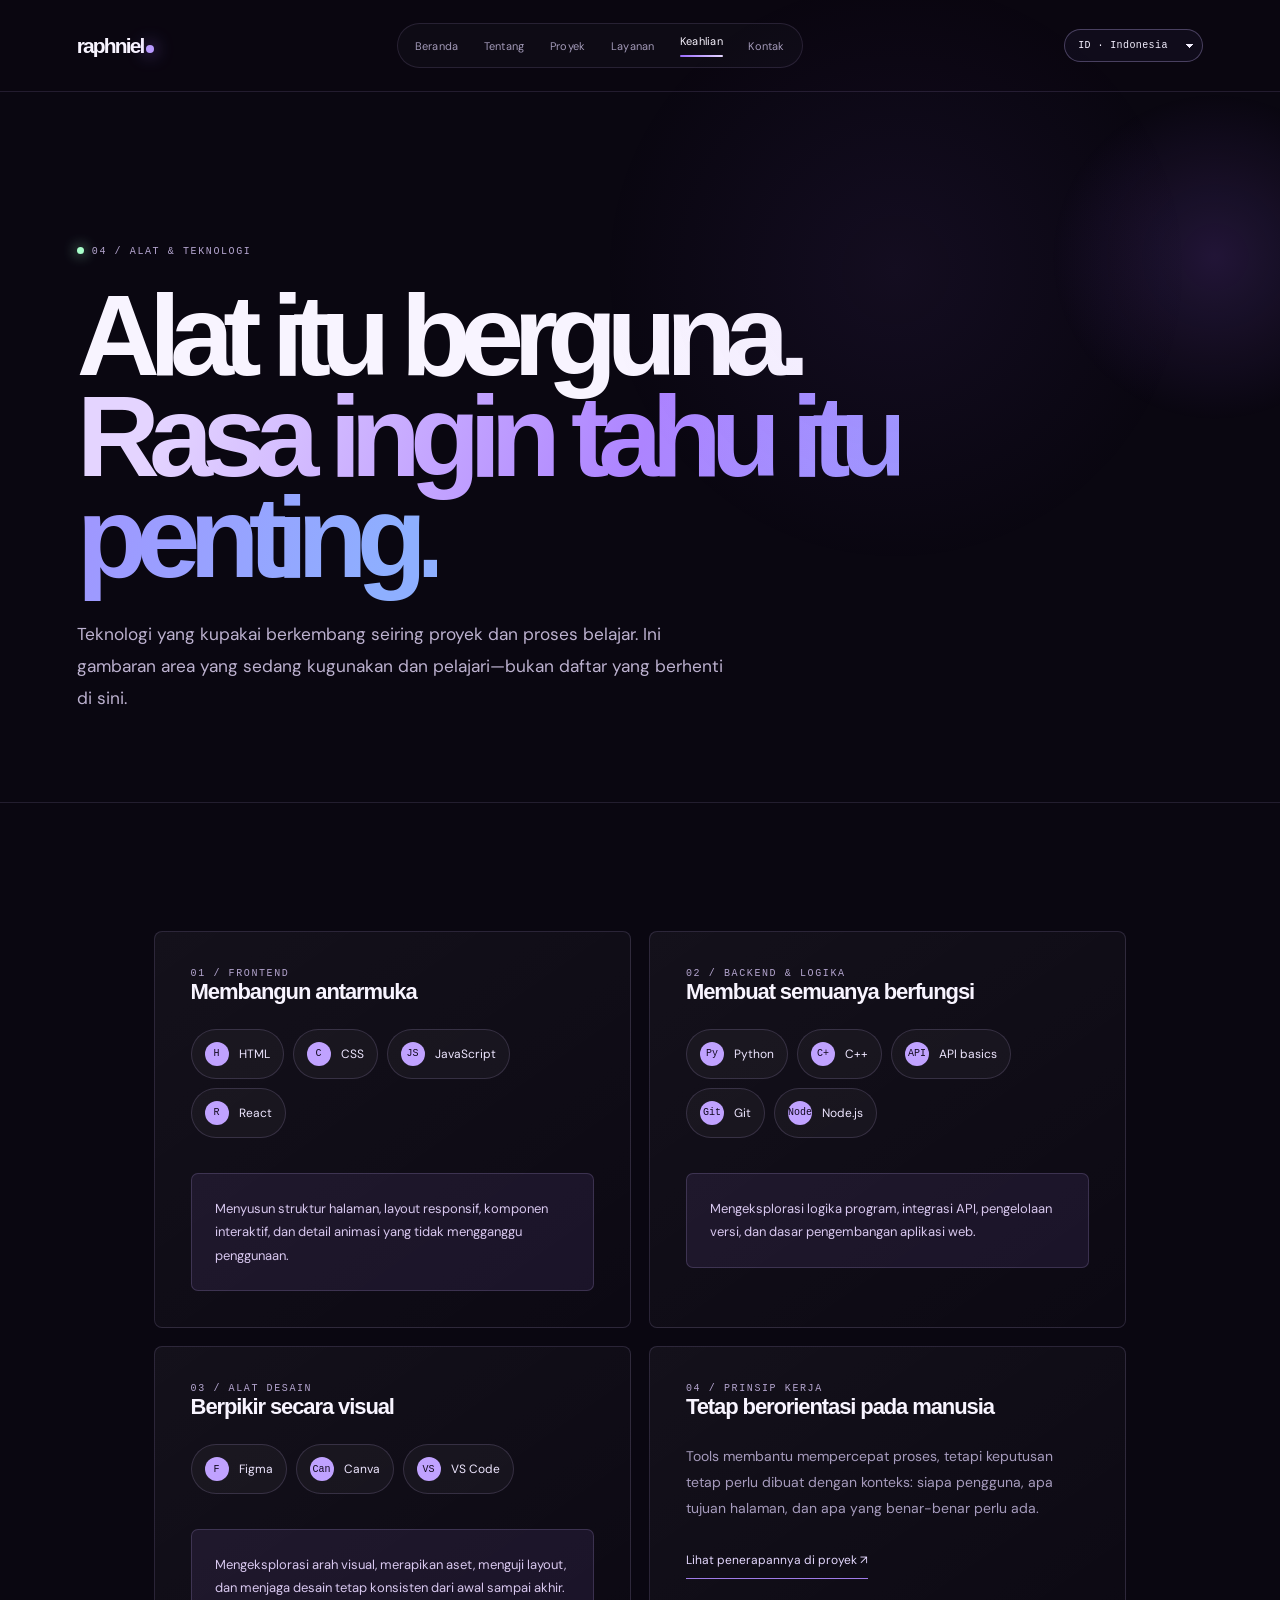
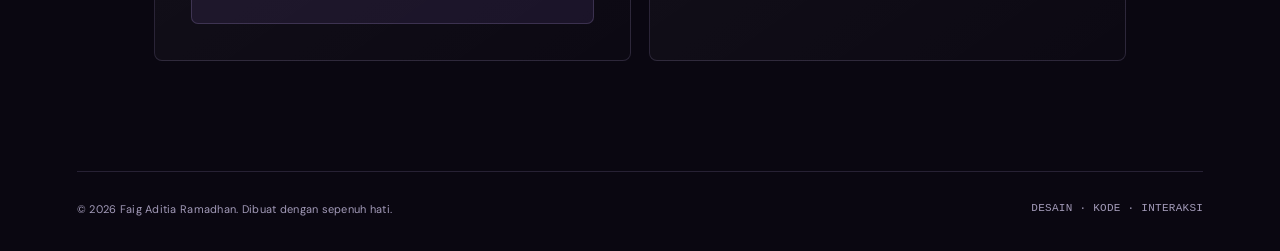
<file: living-interface-raphniel-logo-icons/living-interface/skills.html>
<!doctype html><html lang="id"><head><meta charset="utf-8"><meta name="viewport" content="width=device-width, initial-scale=1"><meta name="theme-color" content="#f2f0e9"><meta name="description" content="Faig Aditia Ramadhan — independent web developer crafting thoughtful digital experiences."><title>Skills — Raphniel</title><link rel="stylesheet" href="style.css"></head><body><div class="page-shell page-enter"><header class="site-header"><a class="brand" href="index.html" data-transition>raphniel<span></span></a><nav class="nav" aria-label="Main navigation"><a href="index.html" data-transition>Home</a><a href="about.html" data-transition>About</a><a href="projects.html" data-transition>Projects</a><a href="services.html" data-transition>Services</a><a href="skills.html" data-transition>Skills</a><a href="contact.html" data-transition>Contact</a></nav><label class="language-control"><span class="sr-only">Language</span><select class="language-select" aria-label="Select language"><option value="en">EN · English</option><option value="zh">中文 · 中文</option><option value="id">ID · Indonesia</option><option value="ja">日本語 · 日本語</option></select></label><button class="menu-toggle" aria-label="Open navigation" aria-expanded="false"><span class="menu-lines" aria-hidden="true"><i></i><i></i><i></i></span></button></header><main><section class="page-intro"><div class="eyebrow"><span class="dot"></span>04 / Tools & technology</div><h1 class="display">Tools are useful.<br><em>Curiosity matters.</em></h1><p class="lead">Teknologi yang kupakai berkembang seiring proyek dan proses belajar. Ini gambaran area yang sedang kugunakan dan pelajari—bukan daftar yang berhenti di sini.</p></section><section class="section" style="padding-bottom:20px"><div class="skills-wrap"><div class="skill-panel reveal"><div class="eyebrow">01 / Frontend</div><h2>Building the interface</h2><div class="skill-list"><div class="skill-chip"><span class="skill-mark">H</span>HTML</div><div class="skill-chip"><span class="skill-mark">C</span>CSS</div><div class="skill-chip"><span class="skill-mark">JS</span>JavaScript</div><div class="skill-chip"><span class="skill-mark">R</span>React</div></div><div class="skill-note">Menyusun struktur halaman, layout responsif, komponen interaktif, dan detail animasi yang tidak mengganggu penggunaan.</div></div><div class="skill-panel reveal"><div class="eyebrow">02 / Backend & logic</div><h2>Making things work</h2><div class="skill-list"><div class="skill-chip"><span class="skill-mark">Py</span>Python</div><div class="skill-chip"><span class="skill-mark">C+</span>C++</div><div class="skill-chip"><span class="skill-mark">API</span>API basics</div><div class="skill-chip"><span class="skill-mark">Git</span>Git</div><div class="skill-chip"><span class="skill-mark">Node</span>Node.js</div></div><div class="skill-note">Mengeksplorasi logika program, integrasi API, pengelolaan versi, dan dasar pengembangan aplikasi web.</div></div><div class="skill-panel reveal"><div class="eyebrow">03 / Design tools</div><h2>Thinking visually</h2><div class="skill-list"><div class="skill-chip"><span class="skill-mark">F</span>Figma</div><div class="skill-chip"><span class="skill-mark">Can</span>Canva</div><div class="skill-chip"><span class="skill-mark">VS</span>VS Code</div></div><div class="skill-note">Mengeksplorasi arah visual, merapikan aset, menguji layout, dan menjaga desain tetap konsisten dari awal sampai akhir.</div></div><div class="skill-panel reveal"><div class="eyebrow">04 / Working principle</div><h2>Keep it human</h2><p style="font-size:14px;line-height:1.85;color:var(--muted)">Tools membantu mempercepat proses, tetapi keputusan tetap perlu dibuat dengan konteks: siapa pengguna, apa tujuan halaman, dan apa yang benar-benar perlu ada.</p><div style="margin-top:26px"><a class="text-link" href="projects.html" data-transition>Lihat penerapannya di proyek ↗</a></div></div></div></section></main><footer class="site-footer"><span>© <span data-year></span> Faig Aditia Ramadhan. Made with intention.</span><span class="footer-right">DESIGN · CODE · INTERACTION</span></footer><div class="cursor-orb" aria-hidden="true"></div><button class="back-top" aria-label="Back to top">↑</button><script src="script.js"></script><script id="complete-language-layer">
(()=>{
const T={
'en':{'Konsep website fashion dengan gaya editorial minimalis, fokus pada presentasi produk dan pengalaman belanja.':'A fashion website concept with a minimalist editorial aesthetic, focused on product presentation and the shopping experience.','Konsep antarmuka layanan top up game, dirancang untuk membantu pengunjung menemukan game dan paket dengan cepat.':'A game top-up service interface designed to help visitors quickly find games and available packages.',
'Aku Faig. Aku merancang dan membangun website yang bukan cuma enak dilihat, tapi juga terasa jelas, responsif, dan menyenangkan saat digunakan.':'I’m Faig. I design and build websites that look thoughtful, feel clear, respond smoothly, and are enjoyable to use.',
'Lihat karya':'Explore my work','Mulai obrolan':'Start a conversation','Terbuka untuk proyek freelance':'Available for freelance projects','FAIG ADITIA RAMADHAN':'FAIG ADITIA RAMADHAN','CREATIVE DEVELOPER':'CREATIVE DEVELOPER','THOUGHTFUL':'THOUGHTFUL','BY DESIGN':'BY DESIGN','A few things I do':'A few things I do','Small details.':'Small details.','Better experiences.':'Better experiences.','Jelajahi layanan ↗':'Explore services ↗','Website yang membantu bisnis menjelaskan apa yang mereka tawarkan dengan lebih rapi dan meyakinkan.':'Websites that help businesses present what they offer clearly and confidently.','Halaman fokus untuk satu ide, satu tujuan, dan ajakan yang mudah ditemukan.':'Focused pages built around one idea, one goal, and a clear next step.','Undangan online yang punya cerita, detail personal, dan interaksi yang terasa hangat.':'Online invitations with a personal story, thoughtful details, and warm interactions.','Konsep toko fashion minimalis dengan fokus pada produk dan visual editorial.':'A minimalist fashion-store concept focused on products and editorial visuals.','Undangan pernikahan digital dengan timeline cerita, RSVP, dan ucapan.':'A digital wedding invitation with a story timeline, RSVP, and guest wishes.','Konsep antarmuka untuk katalog game, paket top up, dan alur pemesanan.':'An interface concept for a game catalogue, top-up packages, and ordering flow.','Lihat semua proyek ↗':'View all projects ↗','Made, tested,':'Made, tested,','and still learning.':'and still learning.','Independent Web Developer · Indonesia':'Independent Web Developer · Indonesia','Digital experiences':'Digital experiences','Built with curiosity':'Built with curiosity','Design meets function':'Design meets function',
'Aku percaya website yang bagus tidak harus berisik. Ia cukup punya tujuan yang jelas, detail yang dipikirkan, dan pengalaman yang terasa natural.':'I believe a good website does not need to be loud. It needs a clear purpose, considered details, and a natural experience.','Halo, aku Faig Aditia Ramadhan.':'Hello, I’m Faig Aditia Ramadhan.','Aku web developer independen dari Indonesia. Aku senang mengubah ide menjadi sesuatu yang bisa dibuka, dicoba, dan digunakan orang lain.':'I’m an independent web developer from Indonesia. I enjoy turning ideas into things people can open, explore, and use.','Fokusku ada di pengembangan website menggunakan HTML, CSS, dan JavaScript. Aku juga terus mengeksplorasi tools dan teknologi lain sambil mengerjakan proyek nyata—mulai dari website fashion sampai undangan digital.':'I focus on website development with HTML, CSS, and JavaScript. I also explore other tools and technologies through real projects, from fashion websites to digital invitations.','Bagiku, prosesnya bukan cuma menulis kode. Aku memperhatikan ritme layout, cara orang membaca halaman, bagaimana tampilan berubah di layar kecil, dan detail kecil yang membuat sebuah website terasa selesai.':'For me, it is about more than writing code. I pay attention to layout rhythm, how people read a page, how it adapts to small screens, and the details that make a website feel complete.','Fokus':'Focus','Web development & visual design':'Web development & visual design','Tools sehari-hari':'Everyday tools','Jenis proyek':'Project types','Website bisnis, portfolio, undangan digital':'Business websites, portfolios, digital invitations','Lokasi':'Location','Indonesia · Remote friendly':'Indonesia · Remote friendly','Kenalan lebih lanjut':'Get to know me','Kolaborasi yang baik dimulai dari komunikasi jelas, proses yang nyaman, dan perhatian pada detail di setiap proyek.':'Good collaboration starts with clear communication, a comfortable process, and attention to detail in every project.','Mulai ngobrol ↗':'Start a conversation ↗','/ 5.0 average rating':'/ 5.0 average rating','CLIENTS':'CLIENTS','TRUST':'TRUST','QUALITY':'QUALITY','CARE':'CARE','Good work':'Good work','builds trust.':'builds trust.','Happy clients':'Happy clients','Average star rating':'Average star rating','Attention to detail':'Attention to detail',
'Beberapa proyek dan konsep website yang aku bangun untuk mengeksplorasi desain, struktur, dan pengalaman pengguna. Setiap proyek punya kebutuhan dan karakternya sendiri.':'A selection of website projects and concepts exploring design, structure, and user experience. Each has its own needs and character.','Konsep website fashion dengan gaya editorial minimalis, fokus pada presentasi produk dan pengalaman belanja.':'A fashion website concept with a minimalist editorial style, focused on product presentation and shopping experience.','Undangan pernikahan digital dengan cerita perjalanan pasangan, RSVP, dan bagian ucapan untuk tamu.':'A digital wedding invitation featuring the couple’s story, RSVP, and guest wishes.','Konsep antarmuka layanan top up game, dirancang untuk membantu pengunjung menemukan game dan paket dengan cepat.':'A game top-up service interface concept designed to help visitors find games and packages quickly.','Something':'Something','new starts here.':'new starts here.','Punya kebutuhan website yang belum ada di sini? Kita bisa bikin arah visual dan fitur yang sesuai kebutuhanmu.':'Have a website need you do not see here? We can shape the visuals and features around your goals.','Bahas proyek ↗':'Discuss a project ↗',
'Teknologi yang kupakai berkembang seiring proyek dan proses belajar. Ini gambaran area yang sedang kugunakan dan pelajari—bukan daftar yang berhenti di sini.':'The technologies I use evolve with each project and learning step. This is a snapshot of what I use and explore—not a final list.','Menyusun struktur halaman, layout responsif, komponen interaktif, dan detail animasi yang tidak mengganggu penggunaan.':'Building page structure, responsive layouts, interactive components, and motion details that do not get in the way.','Mengeksplorasi logika program, integrasi API, pengelolaan versi, dan dasar pengembangan aplikasi web.':'Exploring program logic, API integration, version control, and the fundamentals of web application development.','Mengeksplorasi arah visual, merapikan aset, menguji layout, dan menjaga desain tetap konsisten dari awal sampai akhir.':'Exploring visual direction, preparing assets, testing layouts, and keeping the design consistent from start to finish.','Tools membantu mempercepat proses, tetapi keputusan tetap perlu dibuat dengan konteks: siapa pengguna, apa tujuan halaman, dan apa yang benar-benar perlu ada.':'Tools can speed up the process, but decisions still need context: who is using the page, what it should achieve, and what genuinely belongs there.','Lihat penerapannya di proyek ↗':'See it in the projects ↗',
'Aku membantu merapikan ide dan menerjemahkannya menjadi website yang mudah dipahami, nyaman digunakan, dan sesuai karakter brand atau acara.':'I help shape ideas into websites that are easy to understand, comfortable to use, and true to a brand or event.','Untuk memperkenalkan bisnis, menjelaskan layanan, menampilkan portofolio, dan membuat informasi kontak mudah ditemukan.':'Introduce a business, explain its services, showcase work, and make contact information easy to find.','Halaman promosi yang fokus pada satu tujuan, dengan struktur konten jelas dan tombol tindakan yang tidak membingungkan.':'A focused promotional page with clear content and an easy-to-understand call to action.','Undangan online personal dengan informasi acara, cerita, galeri, RSVP, dan elemen interaktif sesuai kebutuhan.':'Personal online invitations with event details, stories, galleries, RSVP, and useful interactions.','Punya ide yang lebih spesifik? Kita bisa mulai dari kebutuhan utama, lalu menentukan struktur dan fitur yang realistis.':'Have a more specific idea? We can start with the core need, then define a realistic structure and feature set.','Memahami tujuan, siapa yang akan memakai website, dan informasi apa yang paling penting.':'Understand the goal, who will use the website, and which information matters most.','Menyusun struktur, tampilan, dan interaksi sambil menjaga pengalaman mobile tetap nyaman.':'Shape the structure, visuals, and interactions while keeping the mobile experience comfortable.','Mengecek detail, memperbaiki bagian yang kurang pas, dan menyiapkan website untuk dipublikasikan.':'Check the details, refine what needs improvement, and prepare the website for launch.',
'Punya ide website, butuh bantuan untuk proyek, atau sekadar mau tanya dulu? Kirim pesan. Kita mulai dari obrolan sederhana.':'Have a website idea, need help with a project, or just want to ask a question? Send a message and we can start with a simple conversation.','Saat ini terbuka untuk diskusi proyek':'Currently open to project discussions','Kalau menghubungi lewat email atau WhatsApp, boleh sertakan gambaran singkat proyek, target waktu, dan referensi yang kamu suka. Tidak perlu sudah punya semuanya—kita bisa susun bersama.':'When contacting me by email or WhatsApp, feel free to include a short project overview, timeline, and references you like. You do not need to have everything figured out—we can work it out together.',
'Web development & visual design':'Web development & visual design','A clear process,':'A clear process,','without the fuss.':'without the fuss.','Tools are useful.':'Tools are useful.','Curiosity matters.':'Curiosity matters.','Building the interface':'Building the interface','Making things work':'Making things work','Thinking visually':'Thinking visually','Keep it human':'Keep it human','From first idea':'From first idea','online.':'online.','Have an idea?':'Have an idea?','Let’s make it real.':'Let’s make it real.','Good work':'Good work','starts with':'starts with','a conversation.':'a conversation.','CLIENT EXPERIENCE':'CLIENT EXPERIENCE','20 clients.':'20 clients.','One standard: quality.':'One standard: quality.'},
'zh':{'Konsep website fashion dengan gaya editorial minimalis, fokus pada presentasi produk dan pengalaman belanja.':'极简编辑风格的时尚网站概念，注重产品展示与购物体验。','Konsep antarmuka layanan top up game, dirancang untuk membantu pengunjung menemukan game dan paket dengan cepat.':'游戏充值服务的界面概念，旨在帮助访客快速找到游戏和充值套餐。',
'Home':'首页','About':'关于我','Projects':'项目','Services':'服务','Skills':'技能','Contact':'联系','Language':'语言','Independent Web Developer · Indonesia':'独立网页开发者 · 印度尼西亚','Aku Faig. Aku merancang dan membangun website yang bukan cuma enak dilihat, tapi juga terasa jelas, responsif, dan menyenangkan saat digunakan.':'我是 Faig。我设计并制作网站，让它不仅美观，也清晰、响应迅速且易于使用。','Lihat karya':'查看作品','Mulai obrolan':'开始交流','Terbuka untuk proyek freelance':'接受自由职业项目','CREATIVE DEVELOPER':'创意开发者','A few things I do':'我提供的一些服务','Small details.':'关注细节，','Better experiences.':'创造更好的体验。','Jelajahi layanan ↗':'浏览服务 ↗','Business websites':'商业网站','Landing pages':'着陆页','Digital invitations':'电子请柬','Website yang membantu bisnis menjelaskan apa yang mereka tawarkan dengan lebih rapi dan meyakinkan.':'帮助企业清晰、自信地展示业务与服务的网站。','Halaman fokus untuk satu ide, satu tujuan, dan ajakan yang mudah ditemukan.':'围绕一个想法、一个目标和明确行动设计的页面。','Undangan online yang punya cerita, detail personal, dan interaksi yang terasa hangat.':'具有个人故事、贴心细节和温暖互动的线上邀请函。','Selected work':'精选作品','Made, tested,':'制作、测试，','and still learning.':'持续学习。','Lihat semua proyek ↗':'查看全部项目 ↗','Konsep toko fashion minimalis dengan fokus pada produk dan visual editorial.':'极简时尚网店概念，注重产品展示与编辑式视觉。','Undangan pernikahan digital dengan timeline cerita, RSVP, dan ucapan.':'带有爱情故事时间线、回复确认和祝福留言的电子婚礼请柬。','Konsep antarmuka untuk katalog game, paket top up, dan alur pemesanan.':'游戏目录、充值套餐和下单流程的界面概念。','Aku percaya website yang bagus tidak harus berisik. Ia cukup punya tujuan yang jelas, detail yang dipikirkan, dan pengalaman yang terasa natural.':'我相信优秀的网站不必喧闹。它只需要明确的目标、经过推敲的细节和自然的使用体验。','Halo, aku Faig Aditia Ramadhan.':'你好，我是 Faig Aditia Ramadhan。','Aku web developer independen dari Indonesia. Aku senang mengubah ide menjadi sesuatu yang bisa dibuka, dicoba, dan digunakan orang lain.':'我是一名来自印度尼西亚的独立网页开发者，喜欢把想法变成可以打开、探索和使用的作品。','Fokus':'专注领域','Tools sehari-hari':'日常工具','Jenis proyek':'项目类型','Lokasi':'地点','Indonesia · Remote friendly':'印度尼西亚 · 支持远程','Kenalan lebih lanjut':'进一步了解 ↗','CLIENT EXPERIENCE':'客户体验','20 clients.':'20 位客户。','One standard: quality.':'始终坚持品质。','Kolaborasi yang baik dimulai dari komunikasi jelas, proses yang nyaman, dan perhatian pada detail di setiap proyek.':'良好的合作始于清晰沟通、舒适的流程，以及对每个项目细节的关注。','Mulai ngobrol ↗':'开始交流 ↗','Happy clients':'满意的客户','Average star rating':'平均星级评分','Attention to detail':'注重细节','Beberapa proyek dan konsep website yang aku bangun untuk mengeksplorasi desain, struktur, dan pengalaman pengguna. Setiap proyek punya kebutuhan dan karakternya sendiri.':'这里展示了一些探索设计、结构和用户体验的网站项目与概念。每个项目都有自己的需求和特点。','Konsep website fashion dengan gaya editorial minimalis, fokus pada presentasi produk dan pengalaman belanja.':'极简编辑风格的时尚网站概念，注重产品展示与购物体验。','Undangan pernikahan digital dengan cerita perjalanan pasangan, RSVP, dan bagian ucapan untuk tamu.':'包含新人故事、出席回复和宾客祝福的电子婚礼请柬。','Konsep antarmuka layanan top up game, dirancang untuk membantu pengunjung menemukan game dan paket dengan cepat.':'帮助访客快速找到游戏和充值套餐的游戏充值服务界面概念。','Something':'新的','new starts here.':'想法，从这里开始。','Punya kebutuhan website yang belum ada di sini? Kita bisa bikin arah visual dan fitur yang sesuai kebutuhanmu.':'没有找到你需要的网站类型？我们可以根据目标规划视觉风格和功能。','Bahas proyek ↗':'讨论项目 ↗','Teknologi yang kupakai berkembang seiring proyek dan proses belajar. Ini gambaran area yang sedang kugunakan dan pelajari—bukan daftar yang berhenti di sini.':'我使用的技术会随着项目和学习不断发展。这里展示的是目前使用和探索的方向，并非最终清单。','Menyusun struktur halaman, layout responsif, komponen interaktif, dan detail animasi yang tidak mengganggu penggunaan.':'构建页面结构、响应式布局、交互组件和不影响使用体验的动画细节。','Mengeksplorasi logika program, integrasi API, pengelolaan versi, dan dasar pengembangan aplikasi web.':'探索程序逻辑、API 集成、版本管理和网页应用开发基础。','Mengeksplorasi arah visual, merapikan aset, menguji layout, dan menjaga desain tetap konsisten dari awal sampai akhir.':'探索视觉方向、整理素材、测试布局，并保持设计前后一致。','Tools membantu mempercepat proses, tetapi keputusan tetap perlu dibuat dengan konteks: siapa pengguna, apa tujuan halaman, dan apa yang benar-benar perlu ada.':'工具可以加快流程，但决策仍需考虑使用者、页面目标以及真正必要的内容。','Lihat penerapannya di proyek ↗':'查看项目中的应用 ↗','Aku membantu merapikan ide dan menerjemahkannya menjadi website yang mudah dipahami, nyaman digunakan, dan sesuai karakter brand atau acara.':'我帮助梳理想法，并将其转化为易理解、易使用且符合品牌或活动风格的网站。','Untuk memperkenalkan bisnis, menjelaskan layanan, menampilkan portofolio, dan membuat informasi kontak mudah ditemukan.':'介绍业务、说明服务、展示作品，并让联系信息一目了然。','Halaman promosi yang fokus pada satu tujuan, dengan struktur konten jelas dan tombol tindakan yang tidak membingungkan.':'目标明确、内容清晰、行动按钮直观的推广页面。','Undangan online personal dengan informasi acara, cerita, galeri, RSVP, dan elemen interaktif sesuai kebutuhan.':'包含活动信息、故事、相册、回复确认和互动元素的个性化电子请柬。','Punya ide yang lebih spesifik? Kita bisa mulai dari kebutuhan utama, lalu menentukan struktur dan fitur yang realistis.':'有更具体的想法吗？我们可以从核心需求出发，规划实际可行的结构和功能。','Memahami tujuan, siapa yang akan memakai website, dan informasi apa yang paling penting.':'了解目标、使用者，以及最重要的信息。','Menyusun struktur, tampilan, dan interaksi sambil menjaga pengalaman mobile tetap nyaman.':'规划结构、视觉和交互，同时确保移动端体验舒适。','Mengecek detail, memperbaiki bagian yang kurang pas, dan menyiapkan website untuk dipublikasikan.':'检查细节、改进不足，并准备发布网站。','Punya ide website, butuh bantuan untuk proyek, atau sekadar mau tanya dulu? Kirim pesan. Kita mulai dari obrolan sederhana.':'有网站想法、需要项目协助，或只是想先问问？欢迎发消息，我们可以从简单交流开始。','Saat ini terbuka untuk diskusi proyek':'目前欢迎讨论项目','Kalau menghubungi lewat email atau WhatsApp, boleh sertakan gambaran singkat proyek, target waktu, dan referensi yang kamu suka. Tidak perlu sudah punya semuanya—kita bisa susun bersama.':'通过电子邮件或 WhatsApp 联系时，可以附上简短的项目介绍、时间安排和喜欢的参考案例。不必事先准备齐全，我们可以一起梳理。'},
'id':{},
'ja':{'Konsep website fashion dengan gaya editorial minimalis, fokus pada presentasi produk dan pengalaman belanja.':'ミニマルなエディトリアルスタイルを採用し、商品紹介とショッピング体験を重視したファッションサイトのコンセプト。','Konsep antarmuka layanan top up game, dirancang untuk membantu pengunjung menemukan game dan paket dengan cepat.':'ゲームタイトルやチャージプランをすばやく見つけられるように設計された、ゲームチャージサービスのインターフェースコンセプト。','Home':'ホーム','About':'プロフィール','Projects':'制作実績','Services':'サービス','Skills':'スキル','Contact':'連絡先','Language':'言語','Independent Web Developer · Indonesia':'インドネシアの独立系ウェブ開発者','Aku Faig. Aku merancang dan membangun website yang bukan cuma enak dilihat, tapi juga terasa jelas, responsif, dan menyenangkan saat digunakan.':'Faigです。見た目だけでなく、分かりやすく、素早く反応し、快適に使えるウェブサイトを設計・制作しています。','Lihat karya':'制作実績を見る','Mulai obrolan':'相談を始める','Terbuka untuk proyek freelance':'フリーランス案件を受付中','CREATIVE DEVELOPER':'クリエイティブ開発者','A few things I do':'取り組んでいること','Small details.':'小さな工夫が、','Better experiences.':'より良い体験を生む。','Jelajahi layanan ↗':'サービスを見る ↗','Business websites':'ビジネスサイト','Landing pages':'ランディングページ','Digital invitations':'デジタル招待状','Website yang membantu bisnis menjelaskan apa yang mereka tawarkan dengan lebih rapi dan meyakinkan.':'事業やサービスを明確かつ自信を持って伝えるウェブサイト。','Halaman fokus untuk satu ide, satu tujuan, dan ajakan yang mudah ditemukan.':'一つのアイデアと目標、分かりやすい行動導線に集中したページ。','Undangan online yang punya cerita, detail personal, dan interaksi yang terasa hangat.':'個人的なストーリーと心地よい操作を備えたオンライン招待状。','Selected work':'制作実績','Made, tested,':'制作し、試し、','and still learning.':'学び続ける。','Lihat semua proyek ↗':'制作実績一覧 ↗','Konsep toko fashion minimalis dengan fokus pada produk dan visual editorial.':'商品とエディトリアルなビジュアルを重視したミニマルなファッションサイトの構想。','Undangan pernikahan digital dengan timeline cerita, RSVP, dan ucapan.':'ストーリーのタイムライン、出欠確認、メッセージ機能を備えたデジタル結婚式招待状。','Konsep antarmuka untuk katalog game, paket top up, dan alur pemesanan.':'ゲーム一覧、チャージプラン、注文フローのインターフェース構想。','Aku percaya website yang bagus tidak harus berisik. Ia cukup punya tujuan yang jelas, detail yang dipikirkan, dan pengalaman yang terasa natural.':'良いウェブサイトは派手である必要はありません。明確な目的、考え抜かれた細部、自然な使い心地が大切です。','Halo, aku Faig Aditia Ramadhan.':'こんにちは、Faig Aditia Ramadhanです。','Aku web developer independen dari Indonesia. Aku senang mengubah ide menjadi sesuatu yang bisa dibuka, dicoba, dan digunakan orang lain.':'インドネシアを拠点とするフリーランスのウェブ開発者です。アイデアを人が実際に開いて試し、使えるものにすることが好きです。','Fokus':'得意分野','Tools sehari-hari':'普段使うツール','Jenis proyek':'プロジェクトの種類','Lokasi':'所在地','Indonesia · Remote friendly':'インドネシア · リモート対応','Kenalan lebih lanjut':'詳しく知る ↗','CLIENT EXPERIENCE':'クライアント体験','20 clients.':'20人のクライアント。','One standard: quality.':'基準は品質。','Kolaborasi yang baik dimulai dari komunikasi jelas, proses yang nyaman, dan perhatian pada detail di setiap proyek.':'良い協業は、明確なコミュニケーション、心地よい進行、細部への配慮から始まります。','Mulai ngobrol ↗':'相談を始める ↗','Happy clients':'満足したクライアント','Average star rating':'平均評価','Attention to detail':'細部へのこだわり','Beberapa proyek dan konsep website yang aku bangun untuk mengeksplorasi desain, struktur, dan pengalaman pengguna. Setiap proyek punya kebutuhan dan karakternya sendiri.':'デザイン、構成、ユーザー体験を探るウェブサイトのプロジェクトと構想を紹介します。それぞれに異なる目的と個性があります。','Punya kebutuhan website yang belum ada di sini? Kita bisa bikin arah visual dan fitur yang sesuai kebutuhanmu.':'ここにないウェブサイトのご要望も、目的に合わせてビジュアルや機能を一緒に考えられます。','Bahas proyek ↗':'プロジェクトを相談 ↗','Teknologi yang kupakai berkembang seiring proyek dan proses belajar. Ini gambaran area yang sedang kugunakan dan pelajari—bukan daftar yang berhenti di sini.':'使用する技術はプロジェクトや学習とともに変化します。ここでは現在使っているもの、学んでいるものを紹介します。','Tools membantu mempercepat proses, tetapi keputusan tetap perlu dibuat dengan konteks: siapa pengguna, apa tujuan halaman, dan apa yang benar-benar perlu ada.':'ツールは作業を速めますが、誰が使うのか、ページの目的は何か、本当に必要な要素は何かを考えて判断することが大切です。','Lihat penerapannya di proyek ↗':'制作例を見る ↗','Aku membantu merapikan ide dan menerjemahkannya menjadi website yang mudah dipahami, nyaman digunakan, dan sesuai karakter brand atau acara.':'アイデアを整理し、分かりやすく使いやすい、ブランドやイベントに合ったウェブサイトへと形にします。','Punya ide website, butuh bantuan untuk proyek, atau sekadar mau tanya dulu? Kirim pesan. Kita mulai dari obrolan sederhana.':'ウェブサイトのアイデアやプロジェクトの相談、ちょっとした質問でも歓迎です。まずは気軽にメッセージしてください。','Saat ini terbuka untuk diskusi proyek':'現在、プロジェクトのご相談を受付中','Kalau menghubungi lewat email atau WhatsApp, boleh sertakan gambaran singkat proyek, target waktu, dan referensi yang kamu suka. Tidak perlu sudah punya semuanya—kita bisa susun bersama.':'メールやWhatsAppで連絡する際は、プロジェクト概要、希望時期、参考資料を添えてください。すべて決まっていなくても、一緒に整理できます。'}
};
// Indonesian is the source language; translations fall back to the original only when no phrase is listed.

Object.assign(T.en, {"Home": "Home", "About": "About", "Projects": "Projects", "Services": "Services", "Skills": "Skills", "Contact": "Contact", "Language": "Language", "05 / Let's connect": "05 / Let's connect", "Have an idea?": "Have an idea?", "Let's make it real.": "Let's make it real.", "Good work": "Good work", "starts with": "starts with", "a conversation.": "a conversation.", "WHATSAPP": "WHATSAPP", "INSTAGRAM": "INSTAGRAM", "EMAIL": "EMAIL", "01 / About me": "01 / About me", "Curious by nature.": "Curious by nature.", "Built by making.": "Built by making.", "CLIENT EXPERIENCE": "CLIENT EXPERIENCE", "20 clients.": "20 clients.", "One standard: quality.": "One standard: quality.", "★": "★", "0.0": "0.0", "/ 5.0 average rating": "/ 5.0 average rating", "0": "0", "CLIENTS": "CLIENTS", "TRUST": "TRUST", "4.8 ★": "4.8 ★", "QUALITY": "QUALITY", "CARE": "CARE", "Happy clients": "Happy clients", "Average star rating": "Average star rating", "Attention to detail": "Attention to detail", "02 / Selected work": "02 / Selected work", "Ideas made": "Ideas made", "visible.": "visible.", "PROJECT / 001": "PROJECT / 001", "E-COMMERCE": "E-COMMERCE", "PROJECT / 002": "PROJECT / 002", "DIGITAL INVITATION": "DIGITAL INVITATION", "PROJECT / 003": "PROJECT / 003", "GAMING / WEB": "GAMING / WEB", "NEXT / YOUR IDEA": "NEXT / YOUR IDEA", "Something": "Something", "new starts here.": "new starts here.", "04 / Tools & technology": "04 / Tools & technology", "Tools are useful.": "Tools are useful.", "Curiosity matters.": "Curiosity matters.", "01 / Frontend": "01 / Frontend", "Building the interface": "Building the interface", "02 / Backend & logic": "02 / Backend & logic", "Making things work": "Making things work", "03 / Design tools": "03 / Design tools", "Thinking visually": "Thinking visually", "04 / Working principle": "04 / Working principle", "Keep it human": "Keep it human", "03 / What I do": "03 / What I do", "From first idea": "From first idea", "to": "to", "online.": "online.", "Business website": "Business website", "Landing page": "Landing page", "Digital invitation": "Digital invitation", "Custom web concept": "Custom web concept", "How I approach a project": "How I approach a project", "A clear process,": "A clear process,", "without the fuss.": "without the fuss.", "STEP 01": "STEP 01", "Listen & map": "Listen & map", "STEP 02": "STEP 02", "Design & build": "Design & build", "STEP 03": "STEP 03", "Review & refine": "Review & refine", "Independent Web Developer · Indonesia": "Independent Web Developer · Indonesia", "Websites with": "Websites with", "a little more": "a little more", "life.": "life.", "↗": "↗", "PORTRAIT / 001": "PORTRAIT / 001", "THOUGHTFUL": "THOUGHTFUL", "BY DESIGN": "BY DESIGN", "Digital experiences": "Digital experiences", "Built with curiosity": "Built with curiosity", "Design meets function": "Design meets function", "A few things I do": "A few things I do", "Small details.": "Small details.", "Better experiences.": "Better experiences.", "01 / BUILD": "01 / BUILD", "Business websites": "Business websites", "02 / SHAPE": "02 / SHAPE", "Landing pages": "Landing pages", "03 / PERSONALISE": "03 / PERSONALISE", "Digital invitations": "Digital invitations", "Selected work": "Selected work", "Made, tested,": "Made, tested,", "and still learning.": "and still learning.", "01 / E-COMMERCE": "01 / E-COMMERCE", "02 / INVITATION": "02 / INVITATION", "03 / GAMING": "03 / GAMING", "Game Top Up": "Game Top Up", "©": "©", "Faig Aditia Ramadhan. Made with intention.": "Faig Aditia Ramadhan. Made with intention.", "DESIGN · CODE · INTERACTION": "DESIGN · CODE · INTERACTION", "Back to top": "Back to top", "Open navigation": "Open navigation", "Select language": "Select language", "Punya ide website, butuh bantuan untuk proyek, atau sekadar mau tanya dulu? Kirim pesan. Kita mulai dari obrolan sederhana.": "Have a website idea, need help with a project, or just want to ask a question? Send a message. Let’s start with a simple conversation.", "Saat ini terbuka untuk diskusi proyek": "Currently open to discussing projects", "Kalau menghubungi lewat email atau WhatsApp, boleh sertakan gambaran singkat proyek, target waktu, dan referensi yang kamu suka. Tidak perlu sudah punya semuanya—kita bisa susun bersama.": "When contacting me by email or WhatsApp, feel free to include a short project overview, timeline, and references you like. You don’t need to have everything figured out—we can work it out together.", "Aku percaya website yang bagus tidak harus berisik. Ia cukup punya tujuan yang jelas, detail yang dipikirkan, dan pengalaman yang terasa natural.": "I believe a good website doesn’t need to be loud. It needs a clear purpose, thoughtful details, and a natural experience.", "Halo, aku Faig Aditia Ramadhan.": "Hello, I’m Faig Aditia Ramadhan.", "Aku web developer independen dari Indonesia. Aku senang mengubah ide menjadi sesuatu yang bisa dibuka, dicoba, dan digunakan orang lain.": "I’m an independent web developer from Indonesia. I enjoy turning ideas into things people can open, explore, and use.", "Fokusku ada di pengembangan website menggunakan HTML, CSS, dan JavaScript. Aku juga terus mengeksplorasi tools dan teknologi lain sambil mengerjakan proyek nyata—mulai dari website fashion sampai undangan digital.": "I focus on website development using HTML, CSS, and JavaScript. I also explore other tools and technologies while building real projects—from fashion websites to digital invitations.", "Bagiku, prosesnya bukan cuma menulis kode. Aku memperhatikan ritme layout, cara orang membaca halaman, bagaimana tampilan berubah di layar kecil, dan detail kecil yang membuat sebuah website terasa selesai.": "For me, it’s about more than writing code. I pay attention to layout rhythm, how people read a page, how it adapts to smaller screens, and the small details that make a website feel complete.", "Fokus": "Focus", "Web development & visual design": "Web development & visual design", "Tools sehari-hari": "Everyday tools", "Jenis proyek": "Project types", "Website bisnis, portfolio, undangan digital": "Business websites, portfolios, digital invitations", "Lokasi": "Location", "Indonesia · Remote friendly": "Indonesia · Remote friendly", "Kenalan lebih lanjut": "Get to know me", "Kolaborasi yang baik dimulai dari komunikasi jelas, proses yang nyaman, dan perhatian pada detail di setiap proyek.": "Good collaboration starts with clear communication, a comfortable process, and attention to detail in every project.", "Mulai ngobrol ↗": "Start a conversation ↗", "Beberapa proyek dan konsep website yang aku bangun untuk mengeksplorasi desain, struktur, dan pengalaman pengguna. Setiap proyek punya kebutuhan dan karakternya sendiri.": "A selection of website projects and concepts exploring design, structure, and user experience. Each has its own needs and character.", "Konsep website fashion dengan gaya editorial minimalis, fokus pada presentasi produk dan pengalaman belanja.": "A fashion website concept with a minimalist editorial style, focused on product presentation and shopping experience.", "Undangan pernikahan digital dengan cerita perjalanan pasangan, RSVP, dan bagian ucapan untuk tamu.": "A digital wedding invitation featuring the couple’s story, RSVP, and a guest-wishes section.", "Konsep antarmuka layanan top up game, dirancang untuk membantu pengunjung menemukan game dan paket dengan cepat.": "A game top-up service interface concept designed to help visitors find games and packages quickly.", "Punya kebutuhan website yang belum ada di sini? Kita bisa bikin arah visual dan fitur yang sesuai kebutuhanmu.": "Need a website that isn’t shown here? We can shape the visuals and features around your needs.", "Bahas proyek ↗": "Discuss a project ↗", "Teknologi yang kupakai berkembang seiring proyek dan proses belajar. Ini gambaran area yang sedang kugunakan dan pelajari—bukan daftar yang berhenti di sini.": "The technologies I use evolve with my projects and learning. This is a snapshot of what I use and study—not a final list.", "Menyusun struktur halaman, layout responsif, komponen interaktif, dan detail animasi yang tidak mengganggu penggunaan.": "Building page structure, responsive layouts, interactive components, and subtle animations that don’t get in the way.", "Mengeksplorasi logika program, integrasi API, pengelolaan versi, dan dasar pengembangan aplikasi web.": "Exploring program logic, API integration, version control, and the fundamentals of web application development.", "Mengeksplorasi arah visual, merapikan aset, menguji layout, dan menjaga desain tetap konsisten dari awal sampai akhir.": "Exploring visual direction, organizing assets, testing layouts, and keeping the design consistent from start to finish.", "Tools membantu mempercepat proses, tetapi keputusan tetap perlu dibuat dengan konteks: siapa pengguna, apa tujuan halaman, dan apa yang benar-benar perlu ada.": "Tools can speed up the process, but decisions still need context: who the users are, what the page should achieve, and what truly needs to be there.", "Lihat penerapannya di proyek ↗": "See it applied in projects ↗", "Aku membantu merapikan ide dan menerjemahkannya menjadi website yang mudah dipahami, nyaman digunakan, dan sesuai karakter brand atau acara.": "I help shape ideas into websites that are easy to understand, comfortable to use, and suited to a brand or event.", "Untuk memperkenalkan bisnis, menjelaskan layanan, menampilkan portofolio, dan membuat informasi kontak mudah ditemukan.": "For introducing a business, explaining services, showcasing a portfolio, and making contact details easy to find.", "Halaman promosi yang fokus pada satu tujuan, dengan struktur konten jelas dan tombol tindakan yang tidak membingungkan.": "A promotional page focused on one goal, with clear content structure and straightforward calls to action.", "Undangan online personal dengan informasi acara, cerita, galeri, RSVP, dan elemen interaktif sesuai kebutuhan.": "A personal online invitation with event details, a story, gallery, RSVP, and interactive elements tailored to the occasion.", "Punya ide yang lebih spesifik? Kita bisa mulai dari kebutuhan utama, lalu menentukan struktur dan fitur yang realistis.": "Have a more specific idea? We can start with the core needs, then define a realistic structure and feature set.", "Memahami tujuan, siapa yang akan memakai website, dan informasi apa yang paling penting.": "Understanding the goal, who will use the website, and which information matters most.", "Menyusun struktur, tampilan, dan interaksi sambil menjaga pengalaman mobile tetap nyaman.": "Planning the structure, visuals, and interactions while keeping the mobile experience comfortable.", "Mengecek detail, memperbaiki bagian yang kurang pas, dan menyiapkan website untuk dipublikasikan.": "Checking details, refining what needs improvement, and preparing the website for publication."});
Object.assign(T.id, {"Home": "Beranda", "About": "Tentang", "Projects": "Proyek", "Services": "Layanan", "Skills": "Keahlian", "Contact": "Kontak", "Language": "Bahasa", "05 / Let's connect": "05 / Mari terhubung", "Have an idea?": "Punya ide?", "Let's make it real.": "Mari wujudkan.", "Good work": "Karya yang baik", "starts with": "dimulai dari", "a conversation.": "sebuah percakapan.", "WHATSAPP": "WHATSAPP", "INSTAGRAM": "INSTAGRAM", "EMAIL": "EMAIL", "01 / About me": "01 / Tentang saya", "Curious by nature.": "Selalu ingin tahu.", "Built by making.": "Berkembang lewat berkarya.", "CLIENT EXPERIENCE": "PENGALAMAN KLIEN", "20 clients.": "20 klien.", "One standard: quality.": "Satu standar: kualitas.", "/ 5.0 average rating": "/ 5.0 rata-rata penilaian", "CLIENTS": "KLIEN", "TRUST": "KEPERCAYAAN", "QUALITY": "KUALITAS", "CARE": "PERHATIAN", "Happy clients": "Klien puas", "Average star rating": "Rata-rata penilaian bintang", "Attention to detail": "Perhatian pada detail", "02 / Selected work": "02 / Karya pilihan", "Ideas made": "Ide yang menjadi", "visible.": "nyata.", "PROJECT / 001": "PROYEK / 001", "E-COMMERCE": "TOKO ONLINE", "PROJECT / 002": "PROYEK / 002", "DIGITAL INVITATION": "UNDANGAN DIGITAL", "PROJECT / 003": "PROYEK / 003", "GAMING / WEB": "GAME / WEB", "NEXT / YOUR IDEA": "BERIKUTNYA / IDEMU", "Something": "Sesuatu yang", "new starts here.": "baru dimulai di sini.", "04 / Tools & technology": "04 / Alat & teknologi", "Tools are useful.": "Alat itu berguna.", "Curiosity matters.": "Rasa ingin tahu itu penting.", "01 / Frontend": "01 / Frontend", "Building the interface": "Membangun antarmuka", "02 / Backend & logic": "02 / Backend & logika", "Making things work": "Membuat semuanya berfungsi", "03 / Design tools": "03 / Alat desain", "Thinking visually": "Berpikir secara visual", "04 / Working principle": "04 / Prinsip kerja", "Keep it human": "Tetap berorientasi pada manusia", "03 / What I do": "03 / Layanan saya", "From first idea": "Dari ide pertama", "to": "hingga", "online.": "tayang online.", "Business website": "Website bisnis", "Landing page": "Landing page", "Digital invitation": "Undangan digital", "Custom web concept": "Konsep website khusus", "How I approach a project": "Cara saya mengerjakan proyek", "A clear process,": "Proses yang jelas,", "without the fuss.": "tanpa ribet.", "STEP 01": "LANGKAH 01", "Listen & map": "Dengarkan & petakan", "STEP 02": "LANGKAH 02", "Design & build": "Rancang & bangun", "STEP 03": "LANGKAH 03", "Review & refine": "Tinjau & sempurnakan", "Independent Web Developer · Indonesia": "Web Developer Independen · Indonesia", "Websites with": "Website dengan", "a little more": "sedikit lebih banyak", "life.": "kehidupan.", "PORTRAIT / 001": "POTRET / 001", "THOUGHTFUL": "PENUH PERTIMBANGAN", "BY DESIGN": "BERDASARKAN DESAIN", "Digital experiences": "Pengalaman digital", "Built with curiosity": "Dibangun dengan rasa ingin tahu", "Design meets function": "Desain bertemu fungsi", "A few things I do": "Beberapa hal yang saya kerjakan", "Small details.": "Detail kecil.", "Better experiences.": "Pengalaman yang lebih baik.", "01 / BUILD": "01 / BANGUN", "Business websites": "Website bisnis", "02 / SHAPE": "02 / BENTUK", "Landing pages": "Landing page", "03 / PERSONALISE": "03 / PERSONALISASI", "Digital invitations": "Undangan digital", "Selected work": "Karya pilihan", "Made, tested,": "Dibuat, diuji,", "and still learning.": "dan terus belajar.", "01 / E-COMMERCE": "01 / TOKO ONLINE", "02 / INVITATION": "02 / UNDANGAN", "03 / GAMING": "03 / GAME", "Faig Aditia Ramadhan. Made with intention.": "Faig Aditia Ramadhan. Dibuat dengan sepenuh hati.", "DESIGN · CODE · INTERACTION": "DESAIN · KODE · INTERAKSI", "Back to top": "Kembali ke atas", "Open navigation": "Buka navigasi", "Select language": "Pilih bahasa"});
Object.assign(T.zh, {"05 / Let's connect": "05 / 联系我", "Have an idea?": "有想法吗？", "Let's make it real.": "让想法成为现实。", "Good work": "好的作品", "starts with": "始于", "a conversation.": "一次交流。", "01 / About me": "01 / 关于我", "Curious by nature.": "天生好奇。", "Built by making.": "在实践中成长。", "CLIENT EXPERIENCE": "客户体验", "20 clients.": "20 位客户。", "One standard: quality.": "唯一标准：品质。", "/ 5.0 average rating": "/ 5.0 平均评分", "CLIENTS": "客户", "TRUST": "信任", "QUALITY": "品质", "CARE": "用心", "Happy clients": "满意的客户", "Average star rating": "平均星级评分", "Attention to detail": "注重细节", "02 / Selected work": "02 / 精选作品", "Ideas made": "让创意变得", "visible.": "可见。", "PROJECT / 001": "项目 / 001", "E-COMMERCE": "电子商务", "PROJECT / 002": "项目 / 002", "DIGITAL INVITATION": "电子邀请函", "PROJECT / 003": "项目 / 003", "GAMING / WEB": "游戏 / 网站", "NEXT / YOUR IDEA": "下一步 / 你的想法", "Something": "新的", "new starts here.": "开始于此。", "04 / Tools & technology": "04 / 工具与技术", "Tools are useful.": "工具很有用。", "Curiosity matters.": "好奇心更重要。", "01 / Frontend": "01 / 前端", "Building the interface": "构建界面", "02 / Backend & logic": "02 / 后端与逻辑", "Making things work": "让功能运作起来", "03 / Design tools": "03 / 设计工具", "Thinking visually": "用视觉思考", "04 / Working principle": "04 / 工作原则", "Keep it human": "以人为本", "03 / What I do": "03 / 我提供的服务", "From first idea": "从最初的想法", "to": "到", "online.": "上线。", "Business website": "商业网站", "Landing page": "落地页", "Digital invitation": "电子邀请函", "Custom web concept": "定制网站方案", "How I approach a project": "我的项目流程", "A clear process,": "流程清晰，", "without the fuss.": "简单不繁琐。", "STEP 01": "步骤 01", "Listen & map": "沟通与规划", "STEP 02": "步骤 02", "Design & build": "设计与开发", "STEP 03": "步骤 03", "Review & refine": "检查与优化", "Independent Web Developer · Indonesia": "印度尼西亚独立网页开发者", "Websites with": "让网站多一点", "a little more": "不一样的", "life.": "生命力。", "PORTRAIT / 001": "肖像 / 001", "THOUGHTFUL": "用心设计", "BY DESIGN": "源于设计", "Digital experiences": "数字体验", "Built with curiosity": "以好奇心打造", "Design meets function": "设计与功能结合", "A few things I do": "我做的一些事", "Small details.": "关注细节。", "Better experiences.": "带来更好的体验。", "01 / BUILD": "01 / 构建", "Business websites": "商业网站", "02 / SHAPE": "02 / 塑造", "Landing pages": "落地页", "03 / PERSONALISE": "03 / 个性化", "Digital invitations": "电子邀请函", "Selected work": "精选作品", "Made, tested,": "制作、测试，", "and still learning.": "并持续学习。", "01 / E-COMMERCE": "01 / 电商", "02 / INVITATION": "02 / 邀请函", "03 / GAMING": "03 / 游戏", "Faig Aditia Ramadhan. Made with intention.": "Faig Aditia Ramadhan。用心打造。", "DESIGN · CODE · INTERACTION": "设计 · 代码 · 交互", "Back to top": "回到顶部", "Open navigation": "打开导航", "Select language": "选择语言"});
Object.assign(T.ja, {"05 / Let's connect": "05 / つながりましょう", "Have an idea?": "アイデアはありますか？", "Let's make it real.": "形にしましょう。", "Good work": "良い仕事は", "starts with": "ここから始まる", "a conversation.": "対話から。", "01 / About me": "01 / 私について", "Curious by nature.": "好奇心を大切に。", "Built by making.": "作りながら成長する。", "CLIENT EXPERIENCE": "クライアント体験", "20 clients.": "20人のクライアント。", "One standard: quality.": "基準は品質。", "/ 5.0 average rating": "/ 5.0 平均評価", "CLIENTS": "クライアント", "TRUST": "信頼", "QUALITY": "品質", "CARE": "丁寧さ", "Happy clients": "満足したクライアント", "Average star rating": "平均評価", "Attention to detail": "細部へのこだわり", "02 / Selected work": "02 / 制作実績", "Ideas made": "アイデアを", "visible.": "形にする。", "PROJECT / 001": "プロジェクト / 001", "E-COMMERCE": "ECサイト", "PROJECT / 002": "プロジェクト / 002", "DIGITAL INVITATION": "デジタル招待状", "PROJECT / 003": "プロジェクト / 003", "GAMING / WEB": "ゲーム / ウェブ", "NEXT / YOUR IDEA": "次はあなたのアイデア", "Something": "新しいことが", "new starts here.": "ここから始まる。", "04 / Tools & technology": "04 / ツールと技術", "Tools are useful.": "ツールは便利。", "Curiosity matters.": "好奇心が大切。", "01 / Frontend": "01 / フロントエンド", "Building the interface": "インターフェースを作る", "02 / Backend & logic": "02 / バックエンドとロジック", "Making things work": "機能を動かす", "03 / Design tools": "03 / デザインツール", "Thinking visually": "視覚的に考える", "04 / Working principle": "04 / 仕事の方針", "Keep it human": "人を中心に考える", "03 / What I do": "03 / サービス", "From first idea": "最初のアイデアから", "to": "そして", "online.": "公開まで。", "Business website": "ビジネスサイト", "Landing page": "ランディングページ", "Digital invitation": "デジタル招待状", "Custom web concept": "カスタムウェブ制作", "How I approach a project": "プロジェクトの進め方", "A clear process,": "明確なプロセスで、", "without the fuss.": "無駄なく進めます。", "STEP 01": "ステップ 01", "Listen & map": "ヒアリングと整理", "STEP 02": "ステップ 02", "Design & build": "設計と制作", "STEP 03": "ステップ 03", "Review & refine": "確認と改善", "Independent Web Developer · Indonesia": "インドネシアの独立系ウェブ開発者", "Websites with": "ウェブサイトに", "a little more": "もう少しの", "life.": "生命力を。", "PORTRAIT / 001": "ポートレート / 001", "THOUGHTFUL": "思慮深く", "BY DESIGN": "デザインする", "Digital experiences": "デジタル体験", "Built with curiosity": "好奇心から作る", "Design meets function": "デザインと機能の融合", "A few things I do": "取り組んでいること", "Small details.": "小さな工夫。", "Better experiences.": "より良い体験。", "01 / BUILD": "01 / 構築", "Business websites": "ビジネスサイト", "02 / SHAPE": "02 / 形にする", "Landing pages": "ランディングページ", "03 / PERSONALISE": "03 / パーソナライズ", "Digital invitations": "デジタル招待状", "Selected work": "制作実績", "Made, tested,": "制作し、試し、", "and still learning.": "学び続ける。", "01 / E-COMMERCE": "01 / ECサイト", "02 / INVITATION": "02 / 招待状", "03 / GAMING": "03 / ゲーム", "Faig Aditia Ramadhan. Made with intention.": "Faig Aditia Ramadhan。思いを込めて制作。", "DESIGN · CODE · INTERACTION": "デザイン · コード · インタラクション", "Back to top": "ページ上部へ", "Open navigation": "ナビゲーションを開く", "Select language": "言語を選択"});

// Additional complete translations for Indonesian source copy that was previously left mixed-language.
Object.assign(T.en, {"Undangan pernikahan digital dengan cerita perjalanan pasangan, RSVP, dan bagian ucapan untuk tamu.": "A digital wedding invitation featuring the couple’s story, RSVP, and a guest-wishes section.", "Untuk memperkenalkan bisnis, menjelaskan layanan, menampilkan portofolio, dan membuat informasi kontak mudah ditemukan.": "A website for introducing a business, explaining services, showcasing a portfolio, and making contact information easy to find.", "Halaman promosi yang fokus pada satu tujuan, dengan struktur konten jelas dan tombol tindakan yang tidak membingungkan.": "A promotional page focused on one goal, with clear content and straightforward calls to action.", "Undangan online personal dengan informasi acara, cerita, galeri, RSVP, dan elemen interaktif sesuai kebutuhan.": "A personal online invitation with event details, a story, gallery, RSVP, and interactive elements tailored to the occasion.", "Punya ide yang lebih spesifik? Kita bisa mulai dari kebutuhan utama, lalu menentukan struktur dan fitur yang realistis.": "Have a more specific idea? We can start with the core needs, then define a realistic structure and feature set.", "Memahami tujuan, siapa yang akan memakai website, dan informasi apa yang paling penting.": "Understanding the goal, who will use the website, and which information matters most.", "Menyusun struktur, tampilan, dan interaksi sambil menjaga pengalaman mobile tetap nyaman.": "Planning the structure, visuals, and interactions while keeping the mobile experience comfortable.", "Mengecek detail, memperbaiki bagian yang kurang pas, dan menyiapkan website untuk dipublikasikan.": "Checking details, refining what needs improvement, and preparing the website for publication.", "Menyusun struktur halaman, layout responsif, komponen interaktif, dan detail animasi yang tidak mengganggu penggunaan.": "Building page structure, responsive layouts, interactive components, and subtle animations that do not get in the way.", "Mengeksplorasi logika program, integrasi API, pengelolaan versi, dan dasar pengembangan aplikasi web.": "Exploring program logic, API integration, version control, and the fundamentals of web application development.", "Mengeksplorasi arah visual, merapikan aset, menguji layout, dan menjaga desain tetap konsisten dari awal sampai akhir.": "Exploring visual direction, organizing assets, testing layouts, and keeping the design consistent from start to finish."});
Object.assign(T.zh, {"Fokusku ada di pengembangan website menggunakan HTML, CSS, dan JavaScript. Aku juga terus mengeksplorasi tools dan teknologi lain sambil mengerjakan proyek nyata—mulai dari website fashion sampai undangan digital.": "我专注于使用 HTML、CSS 和 JavaScript 开发网站，也会在实际项目中持续探索其他工具与技术，项目涵盖时尚网站和电子邀请函。", "Bagiku, prosesnya bukan cuma menulis kode. Aku memperhatikan ritme layout, cara orang membaca halaman, bagaimana tampilan berubah di layar kecil, dan detail kecil yang membuat sebuah website terasa selesai.": "对我来说，开发不只是编写代码。我也会关注版式节奏、用户阅读页面的方式、小屏幕上的显示效果，以及让网站真正完善的细节。", "Undangan pernikahan digital dengan cerita perjalanan pasangan, RSVP, dan bagian ucapan untuk tamu.": "包含新人故事、出席回复（RSVP）和宾客祝福留言的电子婚礼请柬。", "Untuk memperkenalkan bisnis, menjelaskan layanan, menampilkan portofolio, dan membuat informasi kontak mudah ditemukan.": "用于介绍业务、说明服务、展示作品集，并让访客轻松找到联系信息。", "Halaman promosi yang fokus pada satu tujuan, dengan struktur konten jelas dan tombol tindakan yang tidak membingungkan.": "围绕单一目标设计的推广页面，内容结构清晰，行动按钮直观易懂。", "Undangan online personal dengan informasi acara, cerita, galeri, RSVP, dan elemen interaktif sesuai kebutuhan.": "个性化线上邀请函，可包含活动信息、故事、相册、RSVP 回复确认，以及所需的互动功能。", "Punya ide yang lebih spesifik? Kita bisa mulai dari kebutuhan utama, lalu menentukan struktur dan fitur yang realistis.": "有更具体的想法吗？我们可以从核心需求开始，再确定切实可行的网站结构与功能。", "Memahami tujuan, siapa yang akan memakai website, dan informasi apa yang paling penting.": "了解网站的目标、使用者，以及最重要的信息。", "Menyusun struktur, tampilan, dan interaksi sambil menjaga pengalaman mobile tetap nyaman.": "规划网站结构、视觉设计和交互，同时确保移动端使用体验舒适。", "Mengecek detail, memperbaiki bagian yang kurang pas, dan menyiapkan website untuk dipublikasikan.": "检查各项细节、改进不够完善的部分，并为网站发布做好准备。", "Menyusun struktur halaman, layout responsif, komponen interaktif, dan detail animasi yang tidak mengganggu penggunaan.": "构建页面结构、响应式布局、交互组件和不会影响使用体验的细腻动画。", "Mengeksplorasi logika program, integrasi API, pengelolaan versi, dan dasar pengembangan aplikasi web.": "探索程序逻辑、API 集成、版本控制和 Web 应用开发基础。", "Mengeksplorasi arah visual, merapikan aset, menguji layout, dan menjaga desain tetap konsisten dari awal sampai akhir.": "探索视觉方向、整理素材、测试布局，并确保设计从头到尾保持一致。", "01 / LAND": "01 / 商业网站", "02 / LAND": "02 / 着陆页", "03 / INVITE": "03 / 电子邀请函", "04 / CUSTOM": "04 / 定制网站"});
Object.assign(T.ja, {"Fokusku ada di pengembangan website menggunakan HTML, CSS, dan JavaScript. Aku juga terus mengeksplorasi tools dan teknologi lain sambil mengerjakan proyek nyata—mulai dari website fashion sampai undangan digital.": "HTML、CSS、JavaScriptを使ったウェブサイト開発を中心に取り組んでいます。ファッションサイトからデジタル招待状まで、実際の制作を通じて新しいツールや技術も学び続けています。", "Bagiku, prosesnya bukan cuma menulis kode. Aku memperhatikan ritme layout, cara orang membaca halaman, bagaimana tampilan berubah di layar kecil, dan detail kecil yang membuat sebuah website terasa selesai.": "私にとって、制作はコードを書くことだけではありません。レイアウトのリズム、ページの読みやすさ、小さな画面での表示、そしてウェブサイトを完成されたものにする細部にも気を配っています。", "Undangan pernikahan digital dengan cerita perjalanan pasangan, RSVP, dan bagian ucapan untuk tamu.": "二人の歩み、出欠確認（RSVP）、ゲストからのメッセージ欄を備えたデジタル結婚式招待状です。", "Untuk memperkenalkan bisnis, menjelaskan layanan, menampilkan portofolio, dan membuat informasi kontak mudah ditemukan.": "ビジネスの紹介、サービスの説明、ポートフォリオの掲載、連絡先の見つけやすさを目的としたウェブサイトです。", "Halaman promosi yang fokus pada satu tujuan, dengan struktur konten jelas dan tombol tindakan yang tidak membingungkan.": "一つの目的に集中し、分かりやすい構成と迷わず操作できるアクションボタンを備えたプロモーションページです。", "Undangan online personal dengan informasi acara, cerita, galeri, RSVP, dan elemen interaktif sesuai kebutuhan.": "イベント情報、ストーリー、ギャラリー、出欠確認（RSVP）、必要に応じたインタラクティブ機能を備える個人向けオンライン招待状です。", "Punya ide yang lebih spesifik? Kita bisa mulai dari kebutuhan utama, lalu menentukan struktur dan fitur yang realistis.": "もっと具体的なアイデアがあれば、まず必要なことを整理し、現実的な構成や機能を一緒に決めていきましょう。", "Memahami tujuan, siapa yang akan memakai website, dan informasi apa yang paling penting.": "目的、ウェブサイトを使う人、そして最も重要な情報を理解します。", "Menyusun struktur, tampilan, dan interaksi sambil menjaga pengalaman mobile tetap nyaman.": "スマートフォンでも快適に使えるように、構成、デザイン、操作性を設計します。", "Mengecek detail, memperbaiki bagian yang kurang pas, dan menyiapkan website untuk dipublikasikan.": "細部を確認し、気になる部分を改善して、公開できる状態に整えます。", "Menyusun struktur halaman, layout responsif, komponen interaktif, dan detail animasi yang tidak mengganggu penggunaan.": "ページ構成、レスポンシブレイアウト、インタラクティブな要素、操作を妨げないアニメーションを制作します。", "Mengeksplorasi logika program, integrasi API, pengelolaan versi, dan dasar pengembangan aplikasi web.": "プログラムのロジック、API連携、バージョン管理、ウェブアプリ開発の基礎を学びながら試しています。", "Mengeksplorasi arah visual, merapikan aset, menguji layout, dan menjaga desain tetap konsisten dari awal sampai akhir.": "ビジュアルの方向性を探り、素材を整理し、レイアウトを検証しながら、全体のデザインに一貫性を持たせます。", "01 / LAND": "01 / ビジネスサイト", "02 / LAND": "02 / ランディングページ", "03 / INVITE": "03 / デジタル招待状", "04 / CUSTOM": "04 / カスタムウェブ制作"});
const languageMap={en:'en',zh:'zh',id:'id',ja:'ja'};
const select=document.querySelector('.language-select'); if(!select)return;
const originals=[];
const ignored=new Set(['SCRIPT','STYLE','NOSCRIPT','OPTION']);
function collect(){originals.length=0;const walker=document.createTreeWalker(document.body,NodeFilter.SHOW_TEXT,{acceptNode(n){const p=n.parentElement;if(!p||ignored.has(p.tagName)||p.closest('.language-control'))return NodeFilter.FILTER_REJECT;return n.nodeValue.trim()?NodeFilter.FILTER_ACCEPT:NodeFilter.FILTER_REJECT;}});while(walker.nextNode()){const n=walker.currentNode;originals.push({node:n,source:n.nodeValue});}}
function translate(lang){document.documentElement.lang=lang==='zh'?'zh-CN':lang;const dict=T[lang]||{};for(const item of originals){if(!item.node.isConnected)continue;const raw=item.source;const trimmed=raw.trim();const translated=dict[trimmed];if(translated!==undefined)item.node.nodeValue=raw.replace(trimmed,translated);else item.node.nodeValue=raw;}
 const attrs={'aria-label':{'Back to top':{'en':'Back to top','zh':'回到顶部','ja':'ページ上部へ'},'Open navigation':{'en':'Open navigation','zh':'打开导航','ja':'ナビゲーションを開く'},'Select language':{'en':'Select language','zh':'选择语言','ja':'言語を選択'}}};
 document.querySelectorAll('[aria-label]').forEach(el=>{const key=el.getAttribute('aria-label');if(!el.dataset.originalAria)el.dataset.originalAria=key;const original=el.dataset.originalAria;const trans=attrs['aria-label'][original];if(trans&&trans[lang])el.setAttribute('aria-label',trans[lang]);else el.setAttribute('aria-label',original);});
 // Translate the short greeting/caption and page title, while keeping proper names and technical names intact.
 const caption=document.querySelector('.photo-caption');if(caption){const c={id:'HALO, AKU FAIG ADITIA RAMADHAN<br>CREATIVE DEVELOPER',en:'HELLO, I’M FAIG ADITIA RAMADHAN<br>CREATIVE DEVELOPER',zh:'你好，我是 FAIG ADITIA RAMADHAN<br>创意开发者',ja:'こんにちは、FAIG ADITIA RAMADHAN です<br>クリエイティブ開発者'};caption.innerHTML=c[lang]||c.id;}
}
collect();select.addEventListener('change',()=>{const lang=select.value;translate(lang);try{localStorage.setItem('raphniel-language',lang)}catch(e){}});let saved='id';try{saved=localStorage.getItem('raphniel-language')||'id'}catch(e){};select.value=saved;translate(saved);
})();
</script></div></body></html>
</file>
<file: living-interface-raphniel-logo-icons/living-interface/style.css>
@import url('https://fonts.googleapis.com/css2?family=DM+Mono:wght@400;500&family=DM+Sans:wght@400;500;600;700&family=Manrope:wght@400;500;600;700;800&display=swap');
:root{--paper:#f2f0e9;--ink:#20231e;--muted:#73766d;--line:rgba(32,35,30,.18);--green:#c5f36b;--blue:#cbdcf7;--white:#fffef9;--mono:'DM Mono',monospace;--sans:'DM Sans',sans-serif;--display:'Manrope',sans-serif;--pad:clamp(20px,5vw,76px)}
*{box-sizing:border-box}html{scroll-behavior:smooth}body{margin:0;background:var(--paper);color:var(--ink);font-family:var(--sans);-webkit-font-smoothing:antialiased;overflow-x:hidden}body:before{content:'';position:fixed;inset:0;pointer-events:none;opacity:.11;z-index:20;background-image:url("data:image/svg+xml,%3Csvg viewBox='0 0 180 180' xmlns='http://www.w3.org/2000/svg'%3E%3Cfilter id='n'%3E%3CfeTurbulence type='fractalNoise' baseFrequency='.8' numOctaves='3' stitchTiles='stitch'/%3E%3C/filter%3E%3Crect width='100%25' height='100%25' filter='url(%23n)' opacity='.24'/%3E%3C/svg%3E")}
a{color:inherit;text-decoration:none}button{font:inherit}.site-header{height:84px;padding:0 var(--pad);display:flex;align-items:center;justify-content:space-between;border-bottom:1px solid var(--line);position:relative;z-index:30}.brand{font:800 17px var(--display);letter-spacing:-.07em}.brand span{display:inline-block;width:8px;height:8px;background:#6e8e3b;border-radius:50%;margin-left:3px}.nav{display:flex;align-items:center;gap:clamp(14px,2.6vw,38px)}.nav a{font-size:12px;color:#66695f;transition:color .2s}.nav a:hover,.nav a.active{color:var(--ink)}.nav a.active:after{content:'';display:block;height:2px;background:var(--ink);margin-top:7px}.menu-toggle{display:none;border:1px solid var(--line);background:transparent;border-radius:50%;width:42px;height:42px}.page-shell{min-height:calc(100vh - 84px)}.wrap{padding:0 var(--pad)}.eyebrow{font:11px var(--mono);letter-spacing:.08em;text-transform:uppercase;color:var(--muted)}.eyebrow .dot{display:inline-block;width:7px;height:7px;background:#83a54d;border-radius:50%;margin-right:8px}.display{font:600 clamp(46px,8vw,112px)/.96 var(--display);letter-spacing:-.085em;margin:22px 0 28px}.display em{font-style:normal;color:#7b8f5e}.lead{font-size:clamp(16px,1.6vw,20px);line-height:1.7;color:#66695f;max-width:560px}.button{display:inline-flex;align-items:center;gap:25px;padding:15px 18px;background:var(--ink);color:var(--white);font-size:12px;border:1px solid var(--ink);transition:transform .25s,background .25s,color .25s}.button:hover{transform:translateY(-3px);background:var(--green);color:var(--ink)}.button .arrow{font-size:18px;line-height:0}.button.ghost{background:transparent;color:var(--ink)}.button.ghost:hover{background:var(--ink);color:white}.text-link{font-size:12px;border-bottom:1px solid var(--ink);padding-bottom:6px}.site-footer{margin:90px var(--pad) 0;padding:24px 0 28px;border-top:1px solid var(--line);display:flex;justify-content:space-between;gap:20px;font-size:11px;color:var(--muted)}.footer-right{font-family:var(--mono)}.home-hero{padding:clamp(48px,8vw,112px) var(--pad) 60px;display:grid;grid-template-columns:1.2fr .8fr;gap:clamp(35px,7vw,100px);align-items:center;min-height:calc(100vh - 84px)}.home-hero .display{max-width:800px}.home-hero .display .line{display:block}.hero-bottom{display:flex;align-items:center;gap:24px;flex-wrap:wrap;margin-top:34px}.hero-photo-wrap{position:relative;max-width:470px;margin-left:auto;width:100%;transform:rotate(1.5deg);transition:transform .4s}.hero-photo-wrap:hover{transform:rotate(0deg) translateY(-4px)}.hero-photo{display:block;width:100%;height:min(68vh,650px);object-fit:cover;object-position:center 26%;filter:saturate(.78);border-radius:2px}.photo-caption{position:absolute;bottom:-16px;left:-25px;background:var(--green);padding:14px 18px;font:10px var(--mono);letter-spacing:.03em;transform:rotate(-3deg)}.photo-index{position:absolute;right:-20px;top:22px;writing-mode:vertical-rl;font:10px var(--mono);color:var(--muted)}.orbit-note{position:absolute;right:-26px;bottom:70px;width:92px;height:92px;border:1px solid var(--line);border-radius:50%;display:grid;place-items:center;text-align:center;font:9px/1.6 var(--mono);background:var(--paper);animation:slowspin 16s linear infinite}.ticker{border-block:1px solid var(--line);overflow:hidden;padding:17px 0;white-space:nowrap}.ticker-track{display:inline-flex;gap:35px;animation:marquee 28s linear infinite;font:11px var(--mono);text-transform:uppercase;letter-spacing:.08em}.ticker b{color:#7c9652;font-weight:500}.section{padding:clamp(65px,9vw,130px) var(--pad)}.section-head{display:flex;justify-content:space-between;align-items:end;gap:24px;margin-bottom:40px}.section-title{font:600 clamp(30px,5vw,58px)/1.05 var(--display);letter-spacing:-.065em;margin:12px 0 0}.mini-grid{display:grid;grid-template-columns:repeat(3,1fr);border-top:1px solid var(--line)}.mini-card{padding:25px 24px 26px 0;border-bottom:1px solid var(--line);min-height:190px}.mini-card+.mini-card{padding-left:24px;border-left:1px solid var(--line)}.mini-num{font:10px var(--mono);color:var(--muted)}.mini-card h3{font:600 19px var(--display);letter-spacing:-.04em;margin:30px 0 9px}.mini-card p{font-size:13px;line-height:1.7;color:var(--muted);max-width:300px;margin:0}.page-intro{padding:clamp(60px,9vw,120px) var(--pad) 58px;border-bottom:1px solid var(--line)}.page-intro .display{max-width:1000px}.page-intro .lead{max-width:650px}.about-grid{padding:70px var(--pad) 20px;display:grid;grid-template-columns:.8fr 1.2fr;gap:clamp(40px,9vw,130px)}.about-photo{position:relative;max-width:390px}.about-photo img{width:100%;height:520px;object-fit:cover;object-position:center 25%;filter:saturate(.72)}.about-photo:after{content:'FAIG / CREATIVE DEVELOPER';position:absolute;bottom:-13px;right:-12px;background:var(--blue);padding:13px 16px;font:10px var(--mono)}.about-copy h2{font:600 clamp(28px,4vw,44px)/1.12 var(--display);letter-spacing:-.06em;margin:0 0 24px}.about-copy p{font-size:15px;line-height:1.9;color:#64675e}.fact-list{margin-top:32px;border-top:1px solid var(--line)}.fact{display:grid;grid-template-columns:130px 1fr;padding:15px 0;border-bottom:1px solid var(--line);font-size:12px}.fact span:first-child{color:var(--muted)}.stats{display:grid;grid-template-columns:repeat(3,1fr);margin:60px var(--pad) 0;background:var(--green);padding:27px 30px}.stat strong{display:block;font:600 clamp(26px,4vw,46px) var(--display);letter-spacing:-.07em}.stat span{font:10px var(--mono);text-transform:uppercase}.project-grid{display:grid;grid-template-columns:repeat(2,1fr);gap:45px 24px;padding:0 var(--pad)}.project-card{min-width:0}.project-image{background:#e4e1d8;overflow:hidden;position:relative;aspect-ratio: .91 / 1}.project-image img{width:100%;height:100%;object-fit:cover;object-position:top;transition:transform .7s cubic-bezier(.2,.7,.2,1),filter .5s;filter:saturate(.82)}.project-card:hover .project-image img{transform:scale(1.035);filter:saturate(1)}.project-image .image-label{position:absolute;left:14px;top:14px;background:var(--paper);padding:8px 10px;font:10px var(--mono)}.project-meta{display:flex;justify-content:space-between;gap:20px;padding:17px 0 0}.project-meta h2{font:600 clamp(20px,2.5vw,30px) var(--display);letter-spacing:-.055em;margin:0 0 7px}.project-meta p{font-size:12px;line-height:1.6;color:var(--muted);max-width:390px;margin:0}.project-kind{font:10px var(--mono);color:var(--muted);white-space:nowrap}.service-list{padding:0 var(--pad)}.service-row{display:grid;grid-template-columns:90px 1fr 1fr 45px;align-items:center;gap:20px;padding:29px 0;border-top:1px solid var(--line);transition:padding .25s}.service-row:last-child{border-bottom:1px solid var(--line)}.service-row:hover{padding-left:12px;padding-right:12px;background:rgba(197,243,107,.22)}.service-num{font:11px var(--mono);color:var(--muted)}.service-row h2{font:600 clamp(23px,3vw,38px) var(--display);letter-spacing:-.06em;margin:0}.service-row p{font-size:13px;line-height:1.7;color:var(--muted);max-width:400px;margin:0}.service-arrow{font-size:24px}.skills-wrap{padding:0 var(--pad);display:grid;grid-template-columns:1fr 1fr;gap:24px}.skill-panel{border:1px solid var(--line);padding:27px;background:rgba(255,254,249,.4)}.skill-panel h2{font:600 22px var(--display);letter-spacing:-.05em;margin:0 0 24px}.skill-list{display:flex;flex-wrap:wrap;gap:9px}.skill-chip{display:flex;align-items:center;gap:10px;padding:12px 13px;border:1px solid var(--line);font-size:12px;background:var(--paper);transition:transform .2s,background .2s}.skill-chip:hover{transform:translateY(-3px);background:var(--green)}.skill-mark{width:24px;height:24px;display:grid;place-items:center;background:var(--ink);color:white;border-radius:50%;font:10px var(--mono)}.skill-note{margin-top:35px;padding:23px;background:var(--blue);font-size:13px;line-height:1.8}.contact-grid{padding:65px var(--pad) 0;display:grid;grid-template-columns:1.1fr .9fr;gap:70px}.contact-big{font:600 clamp(42px,7vw,88px)/.98 var(--display);letter-spacing:-.08em;margin:0}.contact-big em{font-style:normal;color:#7b8f5e}.contact-methods{border-top:1px solid var(--line)}.contact-method{display:flex;justify-content:space-between;align-items:center;padding:21px 0;border-bottom:1px solid var(--line);gap:20px}.contact-method small{display:block;font:10px var(--mono);color:var(--muted);margin-bottom:6px}.contact-method strong{font-size:15px;font-weight:500}.contact-method .arrow{font-size:22px;transition:transform .2s}.contact-method:hover .arrow{transform:translate(4px,-4px)}.availability{display:inline-flex;align-items:center;gap:9px;margin-top:30px;font:11px var(--mono);color:var(--muted)}.availability:before{content:'';width:8px;height:8px;border-radius:50%;background:#7da94a;box-shadow:0 0 0 4px #7da94a22}.reveal{opacity:0;transform:translateY(18px);transition:opacity .7s ease,transform .7s cubic-bezier(.2,.7,.2,1)}.reveal.is-visible{opacity:1;transform:translateY(0)}.page-enter{animation:pageIn .65s cubic-bezier(.2,.7,.2,1) both}.cursor-orb{position:fixed;left:0;top:0;width:16px;height:16px;border:1px solid #81945e;border-radius:50%;pointer-events:none;z-index:99;transform:translate(-50%,-50%);transition:width .2s,height .2s,background .2s;opacity:0}.cursor-orb.active{opacity:.8;width:35px;height:35px;background:#c5f36b55}.back-top{position:fixed;right:22px;bottom:22px;width:42px;height:42px;border:1px solid var(--line);background:var(--paper);border-radius:50%;z-index:25;opacity:0;pointer-events:none;transition:opacity .2s;cursor:pointer}.back-top.show{opacity:1;pointer-events:auto}
@keyframes pageIn{from{opacity:0;transform:translateY(12px)}to{opacity:1;transform:translateY(0)}}@keyframes marquee{to{transform:translateX(-50%)}}@keyframes slowspin{to{transform:rotate(360deg)}}
@media(max-width:760px){.site-header{height:72px}.menu-toggle{display:block}.nav{display:none;position:absolute;top:71px;left:0;right:0;padding:22px var(--pad) 28px;background:var(--paper);border-bottom:1px solid var(--line);flex-direction:column;align-items:flex-start;gap:20px}.nav.open{display:flex}.nav a{font-size:14px}.nav a.active:after{margin-top:4px}.home-hero{grid-template-columns:1fr;min-height:unset;padding-top:55px;gap:46px}.home-hero .display{font-size:clamp(49px,14vw,82px)}.hero-photo-wrap{max-width:410px;margin:0 auto 20px;width:85%}.hero-photo{height:min(105vw,530px)}.orbit-note{right:-24px}.mini-grid{grid-template-columns:1fr}.mini-card,.mini-card+.mini-card{padding:23px 0;border-left:0}.mini-card h3{margin-top:17px}.section-head{align-items:flex-start;flex-direction:column}.about-grid{grid-template-columns:1fr;padding-top:45px;gap:45px}.about-photo{max-width:330px;width:88%;margin:auto}.about-photo img{height:440px}.stats{margin-top:45px;padding:20px 15px;gap:10px}.stat span{font-size:8px}.project-grid{grid-template-columns:1fr;gap:36px}.project-image{aspect-ratio:.95/1}.project-meta{flex-direction:column;gap:10px}.service-row{grid-template-columns:36px 1fr 25px;gap:12px}.service-row p{grid-column:2;grid-row:2}.service-arrow{grid-column:3;grid-row:1}.skills-wrap{grid-template-columns:1fr}.contact-grid{grid-template-columns:1fr;gap:45px;padding-top:45px}.contact-big{font-size:clamp(48px,13vw,78px)}.site-footer{margin-top:65px;flex-direction:column}.page-intro{padding-top:60px}.page-intro .display{font-size:clamp(47px,13vw,82px)}.cursor-orb{display:none}}
@media(prefers-reduced-motion:reduce){*,*:before,*:after{scroll-behavior:auto!important;animation-duration:.01ms!important;transition-duration:.01ms!important}.reveal{opacity:1;transform:none}}

.client-section{padding:clamp(65px,9vw,125px) var(--pad);display:grid;grid-template-columns:1fr 1fr;gap:50px;align-items:center;overflow:hidden;border-top:1px solid var(--line)}.client-copy .section-title em{color:#7b8f5e;font-style:normal}.client-copy p{max-width:420px;color:var(--muted);font-size:14px;line-height:1.8;margin:24px 0}.client-visual{position:relative;min-height:360px;display:grid;place-items:center;isolation:isolate}.client-core{width:100px;height:100px;border-radius:50%;background:var(--green);display:grid;place-items:center;font:600 48px var(--display);letter-spacing:-.08em;box-shadow:0 0 0 14px #c5f36b20;animation:clientPulse 3s ease-in-out infinite;z-index:2}.client-core span{color:#7b8f5e}.client-orbit{position:absolute;border:1px solid #7b8f5e66;border-radius:50%;width:230px;height:230px;animation:clientSpin 18s linear infinite}.orbit-two{width:320px;height:320px;border-style:dashed;animation-duration:30s;animation-direction:reverse}.client-node{position:absolute;padding:10px 13px;border:1px solid var(--line);background:var(--paper);font:10px var(--mono);letter-spacing:.08em;box-shadow:0 8px 25px #2527190a;animation:clientFloat 4s ease-in-out infinite}.node-a{top:22px;left:calc(50% - 28px)}.node-b{right:5%;top:42% ;animation-delay:-1s}.node-c{bottom:25px;left:calc(50% - 25px);animation-delay:-2s}.node-d{left:4%;top:43%;animation-delay:-3s}.client-note{position:absolute;right:0;bottom:0;font:10px/1.7 var(--mono);color:var(--muted);text-align:right}.stats .stat strong{font-variant-numeric:tabular-nums}.stats .stat{overflow:hidden}@keyframes clientSpin{to{transform:rotate(360deg)}}@keyframes clientPulse{0%,100%{transform:scale(1)}50%{transform:scale(1.07)}}@keyframes clientFloat{0%,100%{translate:0 0}50%{translate:0 -8px}}@media(max-width:760px){.client-section{grid-template-columns:1fr;gap:15px}.client-visual{min-height:330px}.orbit-two{width:280px;height:280px}.client-note{right:3px;bottom:-5px}}@media(prefers-reduced-motion:reduce){.client-core,.client-orbit,.client-node{animation:none!important}}

/* Language selector */
.language-control{display:inline-flex;align-items:center;margin-left:clamp(8px,1.5vw,22px)}.language-select{appearance:none;max-width:145px;border:1px solid var(--line);border-radius:2px;background:transparent;color:var(--ink);padding:10px 26px 10px 11px;font:10px var(--mono);letter-spacing:.04em;cursor:pointer;background-image:linear-gradient(45deg,transparent 50%,var(--ink) 50%),linear-gradient(135deg,var(--ink) 50%,transparent 50%);background-position:calc(100% - 12px) 14px,calc(100% - 8px) 14px;background-size:4px 4px,4px 4px;background-repeat:no-repeat}.language-select option{color:#20221c;background:#f2f0e9}.sr-only{position:absolute;width:1px;height:1px;padding:0;margin:-1px;overflow:hidden;clip:rect(0,0,0,0);white-space:nowrap;border:0}@media(max-width:760px){.language-control{margin-left:auto;margin-right:10px}.language-select{padding:9px 24px 9px 8px;max-width:125px}.site-header{gap:8px}.menu-toggle{flex-shrink:0}}

/* Client count + animated rating */
.client-rating{margin-top:30px;display:grid;gap:8px}.rating-stars{display:flex;gap:5px;color:#d4a72c;font-size:25px;line-height:1}.rating-stars span{display:inline-block;transform-origin:center;animation:starPop .65s cubic-bezier(.2,.8,.2,1) both;filter:drop-shadow(0 2px 4px #d4a72c22)}.rating-stars span:nth-child(2){animation-delay:.08s}.rating-stars span:nth-child(3){animation-delay:.16s}.rating-stars span:nth-child(4){animation-delay:.24s}.rating-stars span:nth-child(5){animation-delay:.32s}.partial-star{background:linear-gradient(90deg,#d4a72c 80%,#d8d6cc 80%);background-clip:text;-webkit-background-clip:text;color:transparent!important}.rating-line{display:flex;align-items:baseline;gap:8px;color:var(--muted);font-size:12px}.rating-line strong{font:500 25px var(--display);color:var(--ink);font-variant-numeric:tabular-nums}.client-visual-rating .client-core{display:flex;flex-direction:column;align-items:center;justify-content:center;gap:1px;letter-spacing:0}.client-count strong{font:600 40px var(--display);letter-spacing:-.05em}.client-count small{font:9px var(--mono);letter-spacing:.12em}.stats .stat strong[data-rating]{font-size:clamp(28px,3vw,42px)}@keyframes starPop{0%{opacity:0;transform:translateY(9px) scale(.5) rotate(-18deg)}70%{transform:translateY(-2px) scale(1.15) rotate(4deg)}100%{opacity:1;transform:translateY(0) scale(1) rotate(0)}}@media(prefers-reduced-motion:reduce){.rating-stars span{animation:none!important}}

/* LIVING INTERFACE — full visual direction: nocturnal violet + reactive light */
:root{--paper:#090711;--ink:#f4f0ff;--muted:#a29ab8;--line:rgba(204,184,255,.19);--green:#b69aff;--blue:#211635;--white:#fbf8ff;--display:'Manrope',sans-serif}
html{background:var(--paper);scrollbar-color:#7650b8 #090711}
body{background:radial-gradient(ellipse at 76% 7%,rgba(91,43,153,.2),transparent 33%),radial-gradient(ellipse at 12% 50%,rgba(54,35,103,.12),transparent 35%),var(--paper);color:var(--ink)}
body:before{opacity:.055;mix-blend-mode:screen}
::selection{background:#b69aff;color:#10091b}
.site-header{background:rgba(9,7,17,.78);backdrop-filter:blur(18px);border-bottom-color:rgba(204,184,255,.16)}
.brand span,.eyebrow .dot{background:#c2a8ff;box-shadow:0 0 14px #a779ff}
.nav a{color:#a29ab8}.nav a:hover,.nav a.active{color:#f8f4ff}.nav a.active:after{background:linear-gradient(90deg,#9c6cff,#e5d7ff)}
.language-select{color:#f4f0ff;border-color:rgba(204,184,255,.3);background-color:#100c1b;background-image:linear-gradient(45deg,transparent 50%,#f4f0ff 50%),linear-gradient(135deg,#f4f0ff 50%,transparent 50%)}
.language-select option{background:#100c1b;color:#f4f0ff}
.display em,.contact-big em,.client-copy .section-title em{color:#bd9dff;text-shadow:0 0 35px rgba(165,113,255,.22)}
.eyebrow,.mini-num,.photo-index,.project-kind,.service-num,.footer-right{color:#a29ab8}
.lead,.mini-card p,.project-meta p,.service-row p,.client-copy p{color:#b3abc7}
.button{background:#c0a2ff;border-color:#c0a2ff;color:#120a20;box-shadow:0 0 0 rgba(176,133,255,0);transition:transform .3s,box-shadow .3s,background .3s}
.button:hover{background:#e3d4ff;color:#120a20;box-shadow:0 8px 35px rgba(159,105,255,.25)}
.button.ghost{background:transparent;color:#f4f0ff;border-color:rgba(204,184,255,.4)}.button.ghost:hover{background:#c0a2ff;color:#120a20}
.text-link{border-color:#9c7bd5}.text-link:hover{color:#d6c4ff}
.home-hero{position:relative;isolation:isolate}.home-hero:before{content:"";position:absolute;width:50vw;height:50vw;max-width:700px;max-height:700px;right:-15%;top:5%;border-radius:50%;background:radial-gradient(circle,rgba(132,77,217,.16),rgba(83,46,138,.05) 40%,transparent 70%);filter:blur(10px);z-index:-1;animation:ambientBreathe 8s ease-in-out infinite}
.hero-photo-wrap{transform:rotate(1deg);padding:9px;border:1px solid rgba(204,184,255,.24);background:linear-gradient(145deg,rgba(195,164,255,.12),rgba(35,22,56,.35));box-shadow:0 25px 100px rgba(0,0,0,.35),0 0 55px rgba(128,75,208,.12);border-radius:5px}
.hero-photo{border-radius:2px;filter:saturate(.8) contrast(1.04);height:min(68vh,650px)}
.photo-caption{background:#c0a2ff;color:#130b20;box-shadow:0 8px 30px #0005}.orbit-note{background:#120d1d;border-color:rgba(204,184,255,.35);color:#d9caff;box-shadow:0 0 30px #8654c322}
.ticker{border-color:var(--line);background:rgba(23,15,37,.5)}.ticker b{color:#bd9dff}
.section{position:relative}.section-title{color:#f6f1ff}
.mini-grid{border-color:var(--line)}.mini-card{border-color:var(--line);transition:background .35s,transform .35s,border-color .35s}.mini-card:hover{background:linear-gradient(135deg,rgba(137,88,207,.12),transparent);transform:translateY(-5px);border-color:rgba(192,162,255,.4)}.mini-card+.mini-card{border-left-color:var(--line)}
.site-footer{border-color:var(--line);color:#a29ab8}.page-intro{position:relative;overflow:hidden}.page-intro:after{content:"";position:absolute;right:-100px;top:0;width:330px;height:330px;border-radius:50%;background:radial-gradient(circle,rgba(142,87,226,.18),transparent 70%);pointer-events:none}
.about-grid,.project-grid,.service-list,.skills-wrap,.contact-grid{position:relative}.about-photo img,.project-image img{filter:saturate(.82) contrast(1.03)}
.project-card,.skill-panel{background:rgba(22,15,35,.62);border-color:var(--line)}.project-image{border:1px solid rgba(204,184,255,.16);overflow:hidden}.project-card:hover .project-image img{transform:scale(1.035)}
.service-row{border-color:var(--line)}.service-row:hover{background:rgba(158,112,226,.1)}.service-row:last-child{border-color:var(--line)}
.skill-chip{background:#120d1d;border-color:rgba(204,184,255,.2);color:#eee6ff}.skill-chip:hover{background:#c0a2ff;color:#120a20}.skill-mark{background:#c0a2ff;color:#120a20}.skill-note{background:#211635;color:#ded1ff;border:1px solid rgba(204,184,255,.18)}
.contact-methods,.contact-method{border-color:var(--line)}.contact-method strong{color:#f5efff}.contact-method:hover{color:#cbb3ff}
.availability{color:#b3abc7}.availability:before{background:#a6ffcb;box-shadow:0 0 0 4px #a6ffcb22,0 0 18px #a6ffcb66}
.client-section{border-color:var(--line);background:radial-gradient(ellipse at 70% 50%,rgba(104,57,173,.12),transparent 48%)}.client-core{background:radial-gradient(circle at 32% 25%,#e3d5ff,#a77aff 48%,#6139a4);color:#160d25;box-shadow:0 0 0 14px #b69aff15,0 0 50px #9865ff55,inset 0 0 20px #fff6}.client-core span{color:#27133f}.client-orbit{border-color:#b69aff55;box-shadow:0 0 30px #9b68ff0b}.client-node{background:#120d1d;border-color:#c6a8ff35;color:#e5d8ff;box-shadow:0 8px 35px #0004}.rating-stars{color:#ffd37a;text-shadow:0 0 16px #ffcb5b22}.partial-star{background:linear-gradient(90deg,#ffd37a 80%,#51485d 80%);background-clip:text;-webkit-background-clip:text}
.cursor-orb{border-color:#d1b8ff;box-shadow:0 0 22px #9e6bff55}.cursor-orb.active{background:#b69aff30}.back-top{background:#171022;color:#f4f0ff;border-color:#c6a8ff45}.back-top.show:hover{background:#c0a2ff;color:#120a20}
@keyframes ambientBreathe{0%,100%{transform:scale(.92) translate(0,0);opacity:.7}50%{transform:scale(1.08) translate(-2%,2%);opacity:1}}
@media(max-width:760px){.nav{background:rgba(13,9,23,.98);backdrop-filter:blur(18px);border-color:var(--line)}.hero-photo-wrap{box-shadow:0 18px 65px #0006}.home-hero:before{width:100vw;height:100vw;right:-45%;top:20%}.client-section{background:radial-gradient(ellipse at 50% 70%,rgba(104,57,173,.14),transparent 55%)}}
@media(prefers-reduced-motion:reduce){.home-hero:before{animation:none!important}}
@media(pointer:fine){body:after{content:"";position:fixed;inset:0;pointer-events:none;z-index:0;background:radial-gradient(420px circle at var(--pointer-x,70%) var(--pointer-y,30%),rgba(145,93,230,.075),transparent 70%)}}

/* STRUCTURAL REDESIGN — Living Interface, not just a palette swap */
:root{--paper:#0a0711;--white:#f8f4ff;--ink:#f8f4ff;--line:rgba(208,185,255,.16);--muted:#a69bbd;--pad:clamp(22px,6vw,92px);--display:Arial,sans-serif;--mono:'Courier New',monospace}
body{background:#0a0711;color:#f8f4ff;overflow-x:hidden}
body:before{content:"";position:fixed;inset:0;z-index:-2;pointer-events:none;background:radial-gradient(ellipse at 78% 12%,rgba(100,51,166,.18),transparent 38%),radial-gradient(ellipse at 12% 72%,rgba(47,71,131,.13),transparent 38%),linear-gradient(145deg,#0a0711 0%,#100a1b 48%,#08070d 100%)}
.site-header{height:92px;border-bottom:1px solid rgba(208,185,255,.13);backdrop-filter:blur(22px);background:rgba(10,7,17,.7);position:sticky;top:0}
.brand{font-size:21px;letter-spacing:-.09em}.brand span{background:#b99aff;box-shadow:0 0 18px #a67aff}
.nav{padding:10px 17px;border:1px solid rgba(208,185,255,.13);border-radius:999px;background:rgba(255,255,255,.025);gap:clamp(12px,2vw,28px)}
.nav a{font-size:11px;letter-spacing:.02em}.nav a.active:after{height:2px;border-radius:4px}
.language-select{border-radius:999px!important;padding:10px 34px 10px 13px!important}
.home-hero{min-height:calc(100vh - 92px);grid-template-columns:minmax(0,1.08fr) minmax(300px,.82fr);gap:clamp(28px,5vw,80px);padding-top:clamp(48px,7vw,100px);padding-bottom:clamp(55px,8vw,100px)}
.home-hero:before{width:min(62vw,780px);height:min(62vw,780px);right:-12%;top:8%;background:radial-gradient(circle,rgba(143,91,225,.24),rgba(67,43,112,.1) 35%,transparent 69%);filter:blur(22px)}
.home-hero:after{content:"";position:absolute;z-index:-1;right:2%;top:16%;width:min(40vw,520px);aspect-ratio:1;border:1px solid rgba(199,169,255,.15);border-radius:50%;box-shadow:0 0 0 35px rgba(199,169,255,.025),0 0 0 80px rgba(199,169,255,.018);animation:orbitBreath 9s ease-in-out infinite}
.eyebrow{font-size:10px;letter-spacing:.16em;color:#b4a5cf}.eyebrow .dot{background:#a8ffca;box-shadow:0 0 14px #a8ffca}
.display{font-size:clamp(58px,8.5vw,124px);line-height:.88;letter-spacing:-.095em;margin:28px 0 30px}.display .line{overflow:hidden}.display .line:nth-child(2){padding-left:clamp(0px,2.2vw,28px)}.display .line:nth-child(3){padding-left:clamp(0px,4.6vw,60px)}
.display em{background:linear-gradient(110deg,#e4d4ff 8%,#ad84ff 48%,#8eafff 95%);-webkit-background-clip:text;background-clip:text;color:transparent;text-shadow:none}
.lead{font-size:clamp(15px,1.35vw,18px);line-height:1.85;max-width:510px;color:#bcb1cf}.hero-bottom{gap:28px;margin-top:38px}.button{border-radius:999px;padding:16px 21px;gap:28px}
.text-link{border:0;color:#e5d8ff;position:relative}.text-link:after{content:"";position:absolute;left:0;right:0;bottom:-5px;height:1px;background:#9f7be7;transform-origin:left;transition:transform .3s}.text-link:hover:after{transform:scaleX(.45)}
.hero-photo-wrap{max-width:430px;padding:10px;border-radius:190px 190px 8px 8px;border:1px solid rgba(210,186,255,.28);background:linear-gradient(155deg,rgba(186,147,255,.19),rgba(31,19,48,.5) 42%,rgba(122,100,180,.06));box-shadow:0 30px 100px rgba(0,0,0,.4),0 0 90px rgba(124,75,200,.15);transform:rotate(0);animation:portraitFloat 7s ease-in-out infinite}
.hero-photo{height:min(70vh,680px);min-height:390px;border-radius:180px 180px 3px 3px;filter:saturate(.78) contrast(1.06);object-position:center 22%}.hero-photo-wrap:hover{transform:translateY(-8px) rotate(0);animation-play-state:paused}
.photo-caption{left:-30px;bottom:30px;background:rgba(15,10,25,.85);color:#f5edff;border:1px solid rgba(211,187,255,.28);border-radius:3px;backdrop-filter:blur(15px);transform:rotate(-4deg);line-height:1.8}
.photo-index{right:-34px;top:40px;color:#b7a5d7}.orbit-note{right:-45px;bottom:auto;top:14%;width:106px;height:106px;background:rgba(16,10,27,.7);backdrop-filter:blur(12px);border-color:#b69aff6b;box-shadow:0 0 55px #8e63d21c;animation:orbitSpin 18s linear infinite}
.availability{display:flex;width:max-content;padding:10px 14px;border:1px solid rgba(168,255,202,.16);border-radius:999px;background:rgba(168,255,202,.035)}
.ticker{padding:20px 0;background:rgba(255,255,255,.018);border-color:rgba(208,185,255,.13)}.ticker-track{font-size:10px;letter-spacing:.17em;gap:42px}.ticker b{color:#c4a8ff}
.section{padding-top:clamp(82px,10vw,145px);padding-bottom:clamp(82px,10vw,145px)}.section-head{margin-bottom:48px;align-items:end}.section-title{font-size:clamp(36px,5.5vw,72px);line-height:1;letter-spacing:-.075em}
.mini-grid{gap:14px;border:0}.mini-card,.mini-card+.mini-card{padding:28px 25px 30px;border:1px solid rgba(208,185,255,.15);border-radius:8px;background:linear-gradient(145deg,rgba(255,255,255,.045),rgba(255,255,255,.012));min-height:230px;position:relative;overflow:hidden}
.mini-card:before{content:"";position:absolute;right:-65px;top:-75px;width:150px;height:150px;border:1px solid rgba(192,162,255,.13);border-radius:50%;box-shadow:0 0 0 20px rgba(192,162,255,.025),0 0 0 40px rgba(192,162,255,.018);transition:transform .6s}.mini-card:hover:before{transform:scale(1.35) translate(-8px,10px)}
.mini-card:hover,.mini-card+.mini-card:hover{background:linear-gradient(145deg,rgba(132,86,201,.16),rgba(255,255,255,.025));border-color:rgba(192,162,255,.4);transform:translateY(-7px)}
.mini-num{color:#b8a2df;font-size:9px;letter-spacing:.12em}.mini-card h3{font-size:clamp(20px,2vw,26px);margin:45px 0 12px}.mini-card p{font-size:13px;line-height:1.8;color:#b4a9c8}
.page-intro{padding-top:clamp(82px,12vw,160px);padding-bottom:70px;border-color:rgba(208,185,255,.13)}.page-intro .display{font-size:clamp(58px,9vw,125px);max-width:1100px}
.about-grid{padding-top:85px;gap:clamp(40px,10vw,150px)}.about-photo img{border-radius:180px 180px 5px 5px;border:1px solid rgba(208,185,255,.2);filter:saturate(.8)}.about-photo:after{background:#bca0ff;color:#130a20;border-radius:3px}
.fact-list,.fact{border-color:rgba(208,185,255,.15)}.fact{padding:18px 0}.fact span:first-child{color:#a99abc}.stats{background:linear-gradient(110deg,#c6a7ff,#9570d8);color:#130b20;border-radius:8px;box-shadow:0 20px 70px #0003}.stat span{letter-spacing:.1em}
.project-grid{gap:55px 25px}.project-image{aspect-ratio:1.04/1;border-radius:8px;background:#15101e}.project-image img{transition:transform .9s cubic-bezier(.2,.8,.2,1),filter .6s}.project-card:hover .project-image img{transform:scale(1.06) rotate(.4deg)}
.project-image .image-label{border-radius:999px;background:rgba(13,8,21,.85);color:#f8f4ff;border:1px solid rgba(208,185,255,.18);backdrop-filter:blur(10px)}.project-meta{padding-top:20px}.project-meta h2{font-size:clamp(23px,3vw,36px)}.project-kind{border:1px solid rgba(208,185,255,.18);border-radius:999px;padding:7px 10px;height:max-content}
.service-row{padding:35px 20px;border-color:rgba(208,185,255,.14);border-radius:6px;grid-template-columns:70px 1fr 1fr 40px}.service-row:hover{padding-left:28px;padding-right:28px;background:rgba(153,109,221,.09)}.service-num{color:#bca0ff}.service-row h2{font-size:clamp(26px,3.4vw,43px)}
.skills-wrap{gap:18px}.skill-panel{border-radius:8px;background:linear-gradient(145deg,rgba(255,255,255,.045),rgba(255,255,255,.012));border-color:rgba(208,185,255,.15);padding:clamp(22px,3vw,36px)}.skill-chip{border-radius:999px;background:rgba(255,255,255,.035);border-color:rgba(208,185,255,.16)}.skill-chip:hover{box-shadow:0 8px 28px #9d73ed24}.skill-note{border-radius:7px;background:rgba(156,112,223,.1);color:#d8c8ef}
.contact-grid{gap:clamp(45px,8vw,120px)}.contact-big{font-size:clamp(54px,8vw,100px)}.contact-method{padding:25px 0;border-color:rgba(208,185,255,.15)}.contact-method strong{font-size:17px}.site-footer{border-color:rgba(208,185,255,.15);padding-top:30px;padding-bottom:35px;letter-spacing:.025em}
.reveal{transform:translateY(30px) scale(.99);filter:blur(3px);transition:opacity .85s ease,transform .85s cubic-bezier(.16,1,.3,1),filter .85s}.reveal.is-visible{filter:blur(0);transform:translateY(0) scale(1)}.page-enter{animation:pageIn .85s cubic-bezier(.16,1,.3,1) both}
@keyframes portraitFloat{0%,100%{transform:translateY(0)}50%{transform:translateY(-10px)}}@keyframes orbitSpin{from{transform:rotate(0deg)}to{transform:rotate(360deg)}}@keyframes orbitBreath{0%,100%{transform:scale(.96);opacity:.55}50%{transform:scale(1.04);opacity:1}}
@media(max-width:900px){.site-header{gap:12px}.nav{gap:13px;padding:9px 12px}.nav a{font-size:10px}.home-hero{grid-template-columns:1fr .8fr}.display{font-size:clamp(54px,8vw,90px)}}
@media(max-width:760px){.site-header{height:72px;position:sticky}.nav{border-radius:0 0 12px 12px;top:71px;padding:24px var(--pad);background:rgba(10,7,17,.97)}.home-hero{grid-template-columns:1fr;gap:48px;padding-top:60px}.home-hero:after{width:78vw;right:-8%;top:50%}.home-hero .display{font-size:clamp(55px,15vw,86px)}.hero-photo-wrap{width:78%;max-width:370px;margin:0 auto 25px}.hero-photo{height:min(112vw,520px);min-height:340px}.orbit-note{right:-35px;width:85px;height:85px;font-size:8px}.photo-caption{left:-20px}.photo-index{right:-23px}.mini-grid{grid-template-columns:1fr}.mini-card,.mini-card+.mini-card{min-height:0;padding:26px 24px}.mini-card h3{margin-top:28px}.section-head{gap:22px}.section-title{font-size:clamp(36px,10vw,58px)}.service-row{grid-template-columns:35px 1fr 25px;padding:27px 8px}.service-row:hover{padding-left:14px;padding-right:14px}.stats{grid-template-columns:repeat(3,1fr);gap:8px}.stat strong{font-size:clamp(23px,7vw,35px)}}
@media(prefers-reduced-motion:reduce){.orbit-note,.home-hero:after{animation:none!important}.reveal{filter:none;transform:none;transition:none}}

/* Plain logo marks and interface icons (replacing emoji-style symbols) */
.ticker-mark{display:inline-block;width:9px;height:9px;border:1.5px solid currentColor;border-radius:50%;position:relative;vertical-align:middle;flex:0 0 auto}
.ticker-mark:after{content:"";position:absolute;width:3px;height:3px;background:currentColor;border-radius:50%;left:2px;top:2px}
.menu-lines{display:flex;flex-direction:column;gap:4px;width:20px;align-items:flex-end}
.menu-lines i{display:block;width:20px;height:1.5px;background:currentColor;transition:width .2s ease}
.menu-lines i:nth-child(2){width:14px}
.menu-toggle:hover .menu-lines i:nth-child(2){width:20px}
.contact-label{display:flex;align-items:center;gap:8px}
.contact-logo{width:16px;height:16px;display:inline-block;flex:0 0 auto;fill:none;stroke:currentColor;stroke-width:1.6;stroke-linecap:round;stroke-linejoin:round}
.contact-logo .logo-fill{fill:currentColor;stroke:none}
.whatsapp-logo{stroke-width:1.35}
</file>
